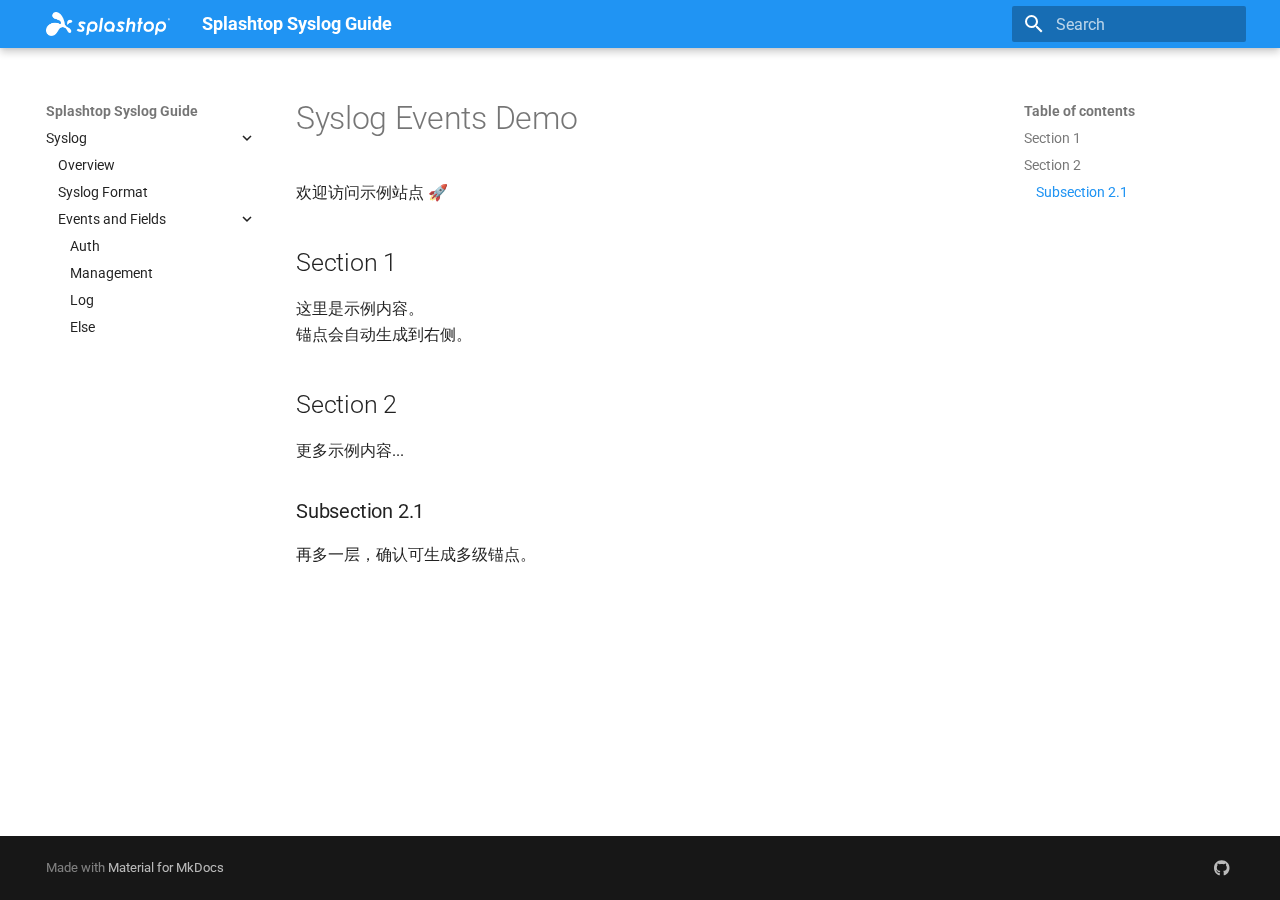
<file: index.html>
<!doctype html>
<html lang="en" class="no-js">
  <head>
    
      <meta charset="utf-8">
      <meta name="viewport" content="width=device-width,initial-scale=1">
      
      
      
        <link rel="canonical" href="https://my-syslog-docs.readthedocs.io/">
      
      
      
      
      <link rel="icon" href="assets/shuidi.png">
      <meta name="generator" content="mkdocs-1.6.1, mkdocs-material-9.6.15">
    
    
      
        <title>Splashtop Syslog Guide</title>
      
    
    
      <link rel="stylesheet" href="assets/stylesheets/main.342714a4.min.css">
      
        
        <link rel="stylesheet" href="assets/stylesheets/palette.06af60db.min.css">
      
      


    
    
      
    
    
      
        
        
        <link rel="preconnect" href="https://fonts.gstatic.com" crossorigin>
        <link rel="stylesheet" href="https://fonts.googleapis.com/css?family=Roboto:300,300i,400,400i,700,700i%7CRoboto+Mono:400,400i,700,700i&display=fallback">
        <style>:root{--md-text-font:"Roboto";--md-code-font:"Roboto Mono"}</style>
      
    
    
    <script>__md_scope=new URL(".",location),__md_hash=e=>[...e].reduce(((e,_)=>(e<<5)-e+_.charCodeAt(0)),0),__md_get=(e,_=localStorage,t=__md_scope)=>JSON.parse(_.getItem(t.pathname+"."+e)),__md_set=(e,_,t=localStorage,a=__md_scope)=>{try{t.setItem(a.pathname+"."+e,JSON.stringify(_))}catch(e){}}</script>
    
      

    
    
    
  </head>
  
  
    
    
      
    
    
    
    
    <body dir="ltr" data-md-color-scheme="default" data-md-color-primary="blue" data-md-color-accent="light-blue">
  
    
    <input class="md-toggle" data-md-toggle="drawer" type="checkbox" id="__drawer" autocomplete="off">
    <input class="md-toggle" data-md-toggle="search" type="checkbox" id="__search" autocomplete="off">
    <label class="md-overlay" for="__drawer"></label>
    <div data-md-component="skip">
      
        
        <a href="#syslog-events-demo" class="md-skip">
          Skip to content
        </a>
      
    </div>
    <div data-md-component="announce">
      
    </div>
    
    
      

  

<header class="md-header md-header--shadow" data-md-component="header">
  <nav class="md-header__inner md-grid" aria-label="Header">
    <a href="." title="Splashtop Syslog Guide" class="md-header__button md-logo" aria-label="Splashtop Syslog Guide" data-md-component="logo">
      
  <img src="assets/Logo.png" alt="logo">

    </a>
    <label class="md-header__button md-icon" for="__drawer">
      
      <svg xmlns="http://www.w3.org/2000/svg" viewBox="0 0 24 24"><path d="M3 6h18v2H3zm0 5h18v2H3zm0 5h18v2H3z"/></svg>
    </label>
    <div class="md-header__title" data-md-component="header-title">
      <div class="md-header__ellipsis">
        <div class="md-header__topic">
          <span class="md-ellipsis">
            Splashtop Syslog Guide
          </span>
        </div>
        <div class="md-header__topic" data-md-component="header-topic">
          <span class="md-ellipsis">
            
              Syslog Events Demo
            
          </span>
        </div>
      </div>
    </div>
    
      
        <form class="md-header__option" data-md-component="palette">
  
    
    
    
    <input class="md-option" data-md-color-media="" data-md-color-scheme="default" data-md-color-primary="blue" data-md-color-accent="light-blue"  aria-hidden="true"  type="radio" name="__palette" id="__palette_0">
    
  
</form>
      
    
    
      <script>var palette=__md_get("__palette");if(palette&&palette.color){if("(prefers-color-scheme)"===palette.color.media){var media=matchMedia("(prefers-color-scheme: light)"),input=document.querySelector(media.matches?"[data-md-color-media='(prefers-color-scheme: light)']":"[data-md-color-media='(prefers-color-scheme: dark)']");palette.color.media=input.getAttribute("data-md-color-media"),palette.color.scheme=input.getAttribute("data-md-color-scheme"),palette.color.primary=input.getAttribute("data-md-color-primary"),palette.color.accent=input.getAttribute("data-md-color-accent")}for(var[key,value]of Object.entries(palette.color))document.body.setAttribute("data-md-color-"+key,value)}</script>
    
    
    
      
      
        <label class="md-header__button md-icon" for="__search">
          
          <svg xmlns="http://www.w3.org/2000/svg" viewBox="0 0 24 24"><path d="M9.5 3A6.5 6.5 0 0 1 16 9.5c0 1.61-.59 3.09-1.56 4.23l.27.27h.79l5 5-1.5 1.5-5-5v-.79l-.27-.27A6.52 6.52 0 0 1 9.5 16 6.5 6.5 0 0 1 3 9.5 6.5 6.5 0 0 1 9.5 3m0 2C7 5 5 7 5 9.5S7 14 9.5 14 14 12 14 9.5 12 5 9.5 5"/></svg>
        </label>
        <div class="md-search" data-md-component="search" role="dialog">
  <label class="md-search__overlay" for="__search"></label>
  <div class="md-search__inner" role="search">
    <form class="md-search__form" name="search">
      <input type="text" class="md-search__input" name="query" aria-label="Search" placeholder="Search" autocapitalize="off" autocorrect="off" autocomplete="off" spellcheck="false" data-md-component="search-query" required>
      <label class="md-search__icon md-icon" for="__search">
        
        <svg xmlns="http://www.w3.org/2000/svg" viewBox="0 0 24 24"><path d="M9.5 3A6.5 6.5 0 0 1 16 9.5c0 1.61-.59 3.09-1.56 4.23l.27.27h.79l5 5-1.5 1.5-5-5v-.79l-.27-.27A6.52 6.52 0 0 1 9.5 16 6.5 6.5 0 0 1 3 9.5 6.5 6.5 0 0 1 9.5 3m0 2C7 5 5 7 5 9.5S7 14 9.5 14 14 12 14 9.5 12 5 9.5 5"/></svg>
        
        <svg xmlns="http://www.w3.org/2000/svg" viewBox="0 0 24 24"><path d="M20 11v2H8l5.5 5.5-1.42 1.42L4.16 12l7.92-7.92L13.5 5.5 8 11z"/></svg>
      </label>
      <nav class="md-search__options" aria-label="Search">
        
        <button type="reset" class="md-search__icon md-icon" title="Clear" aria-label="Clear" tabindex="-1">
          
          <svg xmlns="http://www.w3.org/2000/svg" viewBox="0 0 24 24"><path d="M19 6.41 17.59 5 12 10.59 6.41 5 5 6.41 10.59 12 5 17.59 6.41 19 12 13.41 17.59 19 19 17.59 13.41 12z"/></svg>
        </button>
      </nav>
      
    </form>
    <div class="md-search__output">
      <div class="md-search__scrollwrap" tabindex="0" data-md-scrollfix>
        <div class="md-search-result" data-md-component="search-result">
          <div class="md-search-result__meta">
            Initializing search
          </div>
          <ol class="md-search-result__list" role="presentation"></ol>
        </div>
      </div>
    </div>
  </div>
</div>
      
    
    
  </nav>
  
</header>
    
    <div class="md-container" data-md-component="container">
      
      
        
          
        
      
      <main class="md-main" data-md-component="main">
        <div class="md-main__inner md-grid">
          
            
              
              <div class="md-sidebar md-sidebar--primary" data-md-component="sidebar" data-md-type="navigation" >
                <div class="md-sidebar__scrollwrap">
                  <div class="md-sidebar__inner">
                    



<nav class="md-nav md-nav--primary" aria-label="Navigation" data-md-level="0">
  <label class="md-nav__title" for="__drawer">
    <a href="." title="Splashtop Syslog Guide" class="md-nav__button md-logo" aria-label="Splashtop Syslog Guide" data-md-component="logo">
      
  <img src="assets/Logo.png" alt="logo">

    </a>
    Splashtop Syslog Guide
  </label>
  
  <ul class="md-nav__list" data-md-scrollfix>
    
      
      
  
  
  
  
    
    
    
    
    
    <li class="md-nav__item md-nav__item--nested">
      
        
        
          
        
        <input class="md-nav__toggle md-toggle md-toggle--indeterminate" type="checkbox" id="__nav_1" >
        
          
          <label class="md-nav__link" for="__nav_1" id="__nav_1_label" tabindex="0">
            
  
  
  <span class="md-ellipsis">
    Syslog
    
  </span>
  

            <span class="md-nav__icon md-icon"></span>
          </label>
        
        <nav class="md-nav" data-md-level="1" aria-labelledby="__nav_1_label" aria-expanded="false">
          <label class="md-nav__title" for="__nav_1">
            <span class="md-nav__icon md-icon"></span>
            Syslog
          </label>
          <ul class="md-nav__list" data-md-scrollfix>
            
              
                
  
  
  
  
    <li class="md-nav__item">
      <a href="syslog-events/" class="md-nav__link">
        
  
  
  <span class="md-ellipsis">
    Overview
    
  </span>
  

      </a>
    </li>
  

              
            
              
                
  
  
  
  
    <li class="md-nav__item">
      <a href="events/syslog-format/" class="md-nav__link">
        
  
  
  <span class="md-ellipsis">
    Syslog Format
    
  </span>
  

      </a>
    </li>
  

              
            
              
                
  
  
  
  
    
    
    
    
    
    <li class="md-nav__item md-nav__item--nested">
      
        
        
          
        
        <input class="md-nav__toggle md-toggle md-toggle--indeterminate" type="checkbox" id="__nav_1_3" >
        
          
          <label class="md-nav__link" for="__nav_1_3" id="__nav_1_3_label" tabindex="0">
            
  
  
  <span class="md-ellipsis">
    Events and Fields
    
  </span>
  

            <span class="md-nav__icon md-icon"></span>
          </label>
        
        <nav class="md-nav" data-md-level="2" aria-labelledby="__nav_1_3_label" aria-expanded="false">
          <label class="md-nav__title" for="__nav_1_3">
            <span class="md-nav__icon md-icon"></span>
            Events and Fields
          </label>
          <ul class="md-nav__list" data-md-scrollfix>
            
              
                
  
  
  
  
    <li class="md-nav__item">
      <a href="events/Auth/" class="md-nav__link">
        
  
  
  <span class="md-ellipsis">
    Auth
    
  </span>
  

      </a>
    </li>
  

              
            
              
                
  
  
  
  
    <li class="md-nav__item">
      <a href="events/Management/" class="md-nav__link">
        
  
  
  <span class="md-ellipsis">
    Management
    
  </span>
  

      </a>
    </li>
  

              
            
              
                
  
  
  
  
    <li class="md-nav__item">
      <a href="events/Log/" class="md-nav__link">
        
  
  
  <span class="md-ellipsis">
    Log
    
  </span>
  

      </a>
    </li>
  

              
            
              
                
  
  
  
  
    <li class="md-nav__item">
      <a href="events/Syslog%20events%20and%20fields/" class="md-nav__link">
        
  
  
  <span class="md-ellipsis">
    Else
    
  </span>
  

      </a>
    </li>
  

              
            
          </ul>
        </nav>
      
    </li>
  

              
            
          </ul>
        </nav>
      
    </li>
  

    
  </ul>
</nav>
                  </div>
                </div>
              </div>
            
            
              
              <div class="md-sidebar md-sidebar--secondary" data-md-component="sidebar" data-md-type="toc" >
                <div class="md-sidebar__scrollwrap">
                  <div class="md-sidebar__inner">
                    

<nav class="md-nav md-nav--secondary" aria-label="Table of contents">
  
  
  
    
  
  
    <label class="md-nav__title" for="__toc">
      <span class="md-nav__icon md-icon"></span>
      Table of contents
    </label>
    <ul class="md-nav__list" data-md-component="toc" data-md-scrollfix>
      
        <li class="md-nav__item">
  <a href="#section-1" class="md-nav__link">
    <span class="md-ellipsis">
      Section 1
    </span>
  </a>
  
</li>
      
        <li class="md-nav__item">
  <a href="#section-2" class="md-nav__link">
    <span class="md-ellipsis">
      Section 2
    </span>
  </a>
  
    <nav class="md-nav" aria-label="Section 2">
      <ul class="md-nav__list">
        
          <li class="md-nav__item">
  <a href="#subsection-21" class="md-nav__link">
    <span class="md-ellipsis">
      Subsection 2.1
    </span>
  </a>
  
</li>
        
      </ul>
    </nav>
  
</li>
      
    </ul>
  
</nav>
                  </div>
                </div>
              </div>
            
          
          
            <div class="md-content" data-md-component="content">
              <article class="md-content__inner md-typeset">
                
                  



<h1 id="syslog-events-demo">Syslog Events Demo<a class="headerlink" href="#syslog-events-demo" title="Permanent link">&para;</a></h1>
<p>欢迎访问示例站点 🚀</p>
<h2 id="section-1">Section 1<a class="headerlink" href="#section-1" title="Permanent link">&para;</a></h2>
<p>这里是示例内容。<br />
锚点会自动生成到右侧。</p>
<h2 id="section-2">Section 2<a class="headerlink" href="#section-2" title="Permanent link">&para;</a></h2>
<p>更多示例内容...</p>
<h3 id="subsection-21">Subsection 2.1<a class="headerlink" href="#subsection-21" title="Permanent link">&para;</a></h3>
<p>再多一层，确认可生成多级锚点。</p>












                
              </article>
            </div>
          
          
<script>var target=document.getElementById(location.hash.slice(1));target&&target.name&&(target.checked=target.name.startsWith("__tabbed_"))</script>
        </div>
        
      </main>
      
        <footer class="md-footer">
  
  <div class="md-footer-meta md-typeset">
    <div class="md-footer-meta__inner md-grid">
      <div class="md-copyright">
  
  
    Made with
    <a href="https://squidfunk.github.io/mkdocs-material/" target="_blank" rel="noopener">
      Material for MkDocs
    </a>
  
</div>
      
        <div class="md-social">
  
    
    
    
    
      
      
    
    <a href="https://github.com/little-potato/my-syslog-docs" target="_blank" rel="noopener" title="github.com" class="md-social__link">
      <svg xmlns="http://www.w3.org/2000/svg" viewBox="0 0 496 512"><!--! Font Awesome Free 6.7.2 by @fontawesome - https://fontawesome.com License - https://fontawesome.com/license/free (Icons: CC BY 4.0, Fonts: SIL OFL 1.1, Code: MIT License) Copyright 2024 Fonticons, Inc.--><path d="M165.9 397.4c0 2-2.3 3.6-5.2 3.6-3.3.3-5.6-1.3-5.6-3.6 0-2 2.3-3.6 5.2-3.6 3-.3 5.6 1.3 5.6 3.6m-31.1-4.5c-.7 2 1.3 4.3 4.3 4.9 2.6 1 5.6 0 6.2-2s-1.3-4.3-4.3-5.2c-2.6-.7-5.5.3-6.2 2.3m44.2-1.7c-2.9.7-4.9 2.6-4.6 4.9.3 2 2.9 3.3 5.9 2.6 2.9-.7 4.9-2.6 4.6-4.6-.3-1.9-3-3.2-5.9-2.9M244.8 8C106.1 8 0 113.3 0 252c0 110.9 69.8 205.8 169.5 239.2 12.8 2.3 17.3-5.6 17.3-12.1 0-6.2-.3-40.4-.3-61.4 0 0-70 15-84.7-29.8 0 0-11.4-29.1-27.8-36.6 0 0-22.9-15.7 1.6-15.4 0 0 24.9 2 38.6 25.8 21.9 38.6 58.6 27.5 72.9 20.9 2.3-16 8.8-27.1 16-33.7-55.9-6.2-112.3-14.3-112.3-110.5 0-27.5 7.6-41.3 23.6-58.9-2.6-6.5-11.1-33.3 2.6-67.9 20.9-6.5 69 27 69 27 20-5.6 41.5-8.5 62.8-8.5s42.8 2.9 62.8 8.5c0 0 48.1-33.6 69-27 13.7 34.7 5.2 61.4 2.6 67.9 16 17.7 25.8 31.5 25.8 58.9 0 96.5-58.9 104.2-114.8 110.5 9.2 7.9 17 22.9 17 46.4 0 33.7-.3 75.4-.3 83.6 0 6.5 4.6 14.4 17.3 12.1C428.2 457.8 496 362.9 496 252 496 113.3 383.5 8 244.8 8M97.2 352.9c-1.3 1-1 3.3.7 5.2 1.6 1.6 3.9 2.3 5.2 1 1.3-1 1-3.3-.7-5.2-1.6-1.6-3.9-2.3-5.2-1m-10.8-8.1c-.7 1.3.3 2.9 2.3 3.9 1.6 1 3.6.7 4.3-.7.7-1.3-.3-2.9-2.3-3.9-2-.6-3.6-.3-4.3.7m32.4 35.6c-1.6 1.3-1 4.3 1.3 6.2 2.3 2.3 5.2 2.6 6.5 1 1.3-1.3.7-4.3-1.3-6.2-2.2-2.3-5.2-2.6-6.5-1m-11.4-14.7c-1.6 1-1.6 3.6 0 5.9s4.3 3.3 5.6 2.3c1.6-1.3 1.6-3.9 0-6.2-1.4-2.3-4-3.3-5.6-2"/></svg>
    </a>
  
</div>
      
    </div>
  </div>
</footer>
      
    </div>
    <div class="md-dialog" data-md-component="dialog">
      <div class="md-dialog__inner md-typeset"></div>
    </div>
    
    
    
      
      <script id="__config" type="application/json">{"base": ".", "features": ["navigation.instant", "navigation.expand", "content.code.annotate"], "search": "assets/javascripts/workers/search.d50fe291.min.js", "tags": null, "translations": {"clipboard.copied": "Copied to clipboard", "clipboard.copy": "Copy to clipboard", "search.result.more.one": "1 more on this page", "search.result.more.other": "# more on this page", "search.result.none": "No matching documents", "search.result.one": "1 matching document", "search.result.other": "# matching documents", "search.result.placeholder": "Type to start searching", "search.result.term.missing": "Missing", "select.version": "Select version"}, "version": null}</script>
    
    
      <script src="assets/javascripts/bundle.56ea9cef.min.js"></script>
      
    
  </body>
</html>
</file>
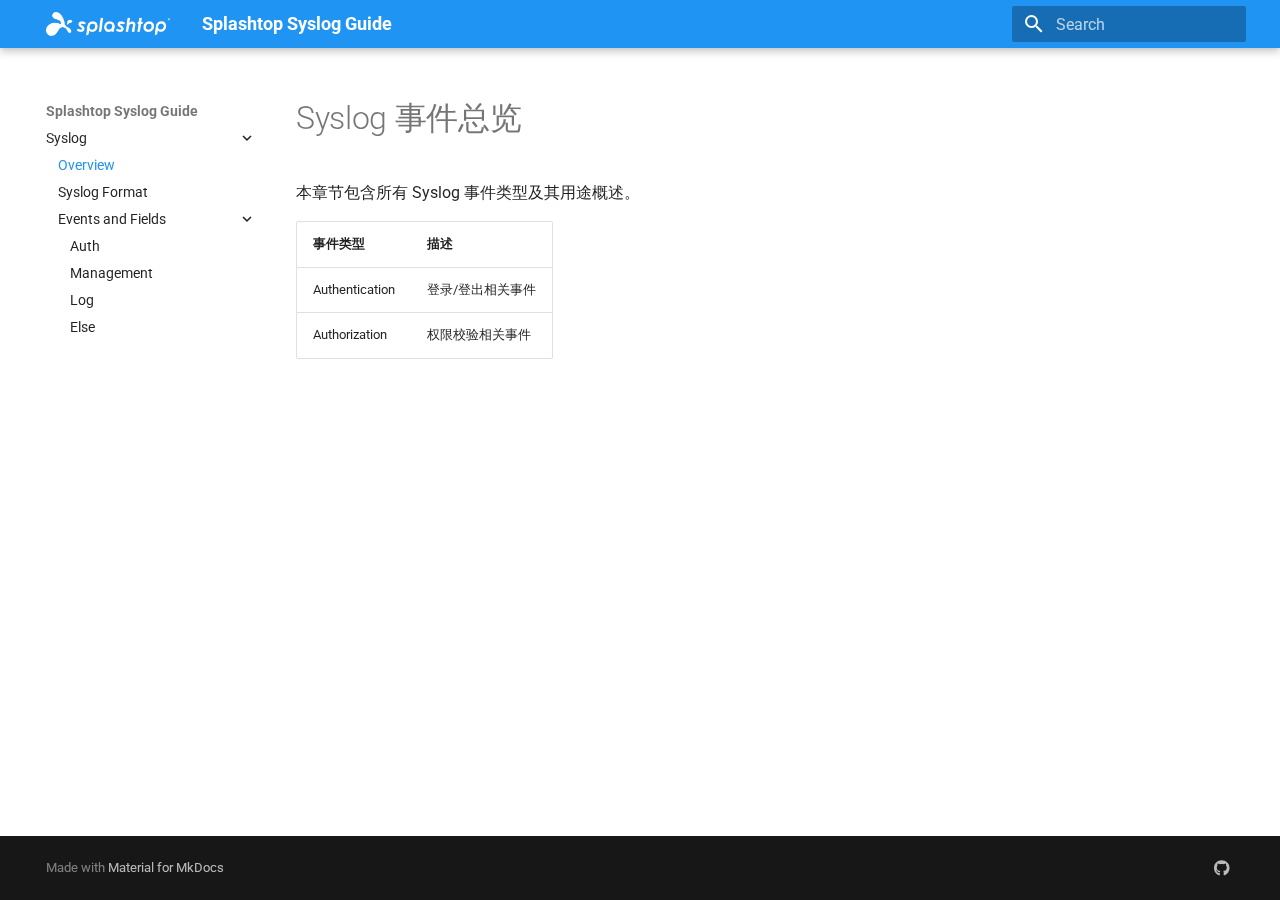
<file: syslog-events/index.html>
<!doctype html>
<html lang="en" class="no-js">
  <head>
    
      <meta charset="utf-8">
      <meta name="viewport" content="width=device-width,initial-scale=1">
      
      
      
        <link rel="canonical" href="https://my-syslog-docs.readthedocs.io/syslog-events/">
      
      
      
        <link rel="next" href="../events/syslog-format/">
      
      
      <link rel="icon" href="../assets/shuidi.png">
      <meta name="generator" content="mkdocs-1.6.1, mkdocs-material-9.6.15">
    
    
      
        <title>Overview - Splashtop Syslog Guide</title>
      
    
    
      <link rel="stylesheet" href="../assets/stylesheets/main.342714a4.min.css">
      
        
        <link rel="stylesheet" href="../assets/stylesheets/palette.06af60db.min.css">
      
      


    
    
      
    
    
      
        
        
        <link rel="preconnect" href="https://fonts.gstatic.com" crossorigin>
        <link rel="stylesheet" href="https://fonts.googleapis.com/css?family=Roboto:300,300i,400,400i,700,700i%7CRoboto+Mono:400,400i,700,700i&display=fallback">
        <style>:root{--md-text-font:"Roboto";--md-code-font:"Roboto Mono"}</style>
      
    
    
    <script>__md_scope=new URL("..",location),__md_hash=e=>[...e].reduce(((e,_)=>(e<<5)-e+_.charCodeAt(0)),0),__md_get=(e,_=localStorage,t=__md_scope)=>JSON.parse(_.getItem(t.pathname+"."+e)),__md_set=(e,_,t=localStorage,a=__md_scope)=>{try{t.setItem(a.pathname+"."+e,JSON.stringify(_))}catch(e){}}</script>
    
      

    
    
    
  </head>
  
  
    
    
      
    
    
    
    
    <body dir="ltr" data-md-color-scheme="default" data-md-color-primary="blue" data-md-color-accent="light-blue">
  
    
    <input class="md-toggle" data-md-toggle="drawer" type="checkbox" id="__drawer" autocomplete="off">
    <input class="md-toggle" data-md-toggle="search" type="checkbox" id="__search" autocomplete="off">
    <label class="md-overlay" for="__drawer"></label>
    <div data-md-component="skip">
      
        
        <a href="#syslog" class="md-skip">
          Skip to content
        </a>
      
    </div>
    <div data-md-component="announce">
      
    </div>
    
    
      

  

<header class="md-header md-header--shadow" data-md-component="header">
  <nav class="md-header__inner md-grid" aria-label="Header">
    <a href=".." title="Splashtop Syslog Guide" class="md-header__button md-logo" aria-label="Splashtop Syslog Guide" data-md-component="logo">
      
  <img src="../assets/Logo.png" alt="logo">

    </a>
    <label class="md-header__button md-icon" for="__drawer">
      
      <svg xmlns="http://www.w3.org/2000/svg" viewBox="0 0 24 24"><path d="M3 6h18v2H3zm0 5h18v2H3zm0 5h18v2H3z"/></svg>
    </label>
    <div class="md-header__title" data-md-component="header-title">
      <div class="md-header__ellipsis">
        <div class="md-header__topic">
          <span class="md-ellipsis">
            Splashtop Syslog Guide
          </span>
        </div>
        <div class="md-header__topic" data-md-component="header-topic">
          <span class="md-ellipsis">
            
              Overview
            
          </span>
        </div>
      </div>
    </div>
    
      
        <form class="md-header__option" data-md-component="palette">
  
    
    
    
    <input class="md-option" data-md-color-media="" data-md-color-scheme="default" data-md-color-primary="blue" data-md-color-accent="light-blue"  aria-hidden="true"  type="radio" name="__palette" id="__palette_0">
    
  
</form>
      
    
    
      <script>var palette=__md_get("__palette");if(palette&&palette.color){if("(prefers-color-scheme)"===palette.color.media){var media=matchMedia("(prefers-color-scheme: light)"),input=document.querySelector(media.matches?"[data-md-color-media='(prefers-color-scheme: light)']":"[data-md-color-media='(prefers-color-scheme: dark)']");palette.color.media=input.getAttribute("data-md-color-media"),palette.color.scheme=input.getAttribute("data-md-color-scheme"),palette.color.primary=input.getAttribute("data-md-color-primary"),palette.color.accent=input.getAttribute("data-md-color-accent")}for(var[key,value]of Object.entries(palette.color))document.body.setAttribute("data-md-color-"+key,value)}</script>
    
    
    
      
      
        <label class="md-header__button md-icon" for="__search">
          
          <svg xmlns="http://www.w3.org/2000/svg" viewBox="0 0 24 24"><path d="M9.5 3A6.5 6.5 0 0 1 16 9.5c0 1.61-.59 3.09-1.56 4.23l.27.27h.79l5 5-1.5 1.5-5-5v-.79l-.27-.27A6.52 6.52 0 0 1 9.5 16 6.5 6.5 0 0 1 3 9.5 6.5 6.5 0 0 1 9.5 3m0 2C7 5 5 7 5 9.5S7 14 9.5 14 14 12 14 9.5 12 5 9.5 5"/></svg>
        </label>
        <div class="md-search" data-md-component="search" role="dialog">
  <label class="md-search__overlay" for="__search"></label>
  <div class="md-search__inner" role="search">
    <form class="md-search__form" name="search">
      <input type="text" class="md-search__input" name="query" aria-label="Search" placeholder="Search" autocapitalize="off" autocorrect="off" autocomplete="off" spellcheck="false" data-md-component="search-query" required>
      <label class="md-search__icon md-icon" for="__search">
        
        <svg xmlns="http://www.w3.org/2000/svg" viewBox="0 0 24 24"><path d="M9.5 3A6.5 6.5 0 0 1 16 9.5c0 1.61-.59 3.09-1.56 4.23l.27.27h.79l5 5-1.5 1.5-5-5v-.79l-.27-.27A6.52 6.52 0 0 1 9.5 16 6.5 6.5 0 0 1 3 9.5 6.5 6.5 0 0 1 9.5 3m0 2C7 5 5 7 5 9.5S7 14 9.5 14 14 12 14 9.5 12 5 9.5 5"/></svg>
        
        <svg xmlns="http://www.w3.org/2000/svg" viewBox="0 0 24 24"><path d="M20 11v2H8l5.5 5.5-1.42 1.42L4.16 12l7.92-7.92L13.5 5.5 8 11z"/></svg>
      </label>
      <nav class="md-search__options" aria-label="Search">
        
        <button type="reset" class="md-search__icon md-icon" title="Clear" aria-label="Clear" tabindex="-1">
          
          <svg xmlns="http://www.w3.org/2000/svg" viewBox="0 0 24 24"><path d="M19 6.41 17.59 5 12 10.59 6.41 5 5 6.41 10.59 12 5 17.59 6.41 19 12 13.41 17.59 19 19 17.59 13.41 12z"/></svg>
        </button>
      </nav>
      
    </form>
    <div class="md-search__output">
      <div class="md-search__scrollwrap" tabindex="0" data-md-scrollfix>
        <div class="md-search-result" data-md-component="search-result">
          <div class="md-search-result__meta">
            Initializing search
          </div>
          <ol class="md-search-result__list" role="presentation"></ol>
        </div>
      </div>
    </div>
  </div>
</div>
      
    
    
  </nav>
  
</header>
    
    <div class="md-container" data-md-component="container">
      
      
        
          
        
      
      <main class="md-main" data-md-component="main">
        <div class="md-main__inner md-grid">
          
            
              
              <div class="md-sidebar md-sidebar--primary" data-md-component="sidebar" data-md-type="navigation" >
                <div class="md-sidebar__scrollwrap">
                  <div class="md-sidebar__inner">
                    



<nav class="md-nav md-nav--primary" aria-label="Navigation" data-md-level="0">
  <label class="md-nav__title" for="__drawer">
    <a href=".." title="Splashtop Syslog Guide" class="md-nav__button md-logo" aria-label="Splashtop Syslog Guide" data-md-component="logo">
      
  <img src="../assets/Logo.png" alt="logo">

    </a>
    Splashtop Syslog Guide
  </label>
  
  <ul class="md-nav__list" data-md-scrollfix>
    
      
      
  
  
    
  
  
  
    
    
    
    
    
    <li class="md-nav__item md-nav__item--active md-nav__item--nested">
      
        
        
        <input class="md-nav__toggle md-toggle " type="checkbox" id="__nav_1" checked>
        
          
          <label class="md-nav__link" for="__nav_1" id="__nav_1_label" tabindex="0">
            
  
  
  <span class="md-ellipsis">
    Syslog
    
  </span>
  

            <span class="md-nav__icon md-icon"></span>
          </label>
        
        <nav class="md-nav" data-md-level="1" aria-labelledby="__nav_1_label" aria-expanded="true">
          <label class="md-nav__title" for="__nav_1">
            <span class="md-nav__icon md-icon"></span>
            Syslog
          </label>
          <ul class="md-nav__list" data-md-scrollfix>
            
              
                
  
  
    
  
  
  
    <li class="md-nav__item md-nav__item--active">
      
      <input class="md-nav__toggle md-toggle" type="checkbox" id="__toc">
      
      
        
      
      
      <a href="./" class="md-nav__link md-nav__link--active">
        
  
  
  <span class="md-ellipsis">
    Overview
    
  </span>
  

      </a>
      
    </li>
  

              
            
              
                
  
  
  
  
    <li class="md-nav__item">
      <a href="../events/syslog-format/" class="md-nav__link">
        
  
  
  <span class="md-ellipsis">
    Syslog Format
    
  </span>
  

      </a>
    </li>
  

              
            
              
                
  
  
  
  
    
    
    
    
    
    <li class="md-nav__item md-nav__item--nested">
      
        
        
          
        
        <input class="md-nav__toggle md-toggle md-toggle--indeterminate" type="checkbox" id="__nav_1_3" >
        
          
          <label class="md-nav__link" for="__nav_1_3" id="__nav_1_3_label" tabindex="0">
            
  
  
  <span class="md-ellipsis">
    Events and Fields
    
  </span>
  

            <span class="md-nav__icon md-icon"></span>
          </label>
        
        <nav class="md-nav" data-md-level="2" aria-labelledby="__nav_1_3_label" aria-expanded="false">
          <label class="md-nav__title" for="__nav_1_3">
            <span class="md-nav__icon md-icon"></span>
            Events and Fields
          </label>
          <ul class="md-nav__list" data-md-scrollfix>
            
              
                
  
  
  
  
    <li class="md-nav__item">
      <a href="../events/Auth/" class="md-nav__link">
        
  
  
  <span class="md-ellipsis">
    Auth
    
  </span>
  

      </a>
    </li>
  

              
            
              
                
  
  
  
  
    <li class="md-nav__item">
      <a href="../events/Management/" class="md-nav__link">
        
  
  
  <span class="md-ellipsis">
    Management
    
  </span>
  

      </a>
    </li>
  

              
            
              
                
  
  
  
  
    <li class="md-nav__item">
      <a href="../events/Log/" class="md-nav__link">
        
  
  
  <span class="md-ellipsis">
    Log
    
  </span>
  

      </a>
    </li>
  

              
            
              
                
  
  
  
  
    <li class="md-nav__item">
      <a href="../events/Syslog%20events%20and%20fields/" class="md-nav__link">
        
  
  
  <span class="md-ellipsis">
    Else
    
  </span>
  

      </a>
    </li>
  

              
            
          </ul>
        </nav>
      
    </li>
  

              
            
          </ul>
        </nav>
      
    </li>
  

    
  </ul>
</nav>
                  </div>
                </div>
              </div>
            
            
              
              <div class="md-sidebar md-sidebar--secondary" data-md-component="sidebar" data-md-type="toc" >
                <div class="md-sidebar__scrollwrap">
                  <div class="md-sidebar__inner">
                    

<nav class="md-nav md-nav--secondary" aria-label="Table of contents">
  
  
  
    
  
  
</nav>
                  </div>
                </div>
              </div>
            
          
          
            <div class="md-content" data-md-component="content">
              <article class="md-content__inner md-typeset">
                
                  



<h1 id="syslog">Syslog 事件总览<a class="headerlink" href="#syslog" title="Permanent link">&para;</a></h1>
<p>本章节包含所有 Syslog 事件类型及其用途概述。</p>
<table>
<thead>
<tr>
<th>事件类型</th>
<th>描述</th>
</tr>
</thead>
<tbody>
<tr>
<td>Authentication</td>
<td>登录/登出相关事件</td>
</tr>
<tr>
<td>Authorization</td>
<td>权限校验相关事件</td>
</tr>
</tbody>
</table>












                
              </article>
            </div>
          
          
<script>var target=document.getElementById(location.hash.slice(1));target&&target.name&&(target.checked=target.name.startsWith("__tabbed_"))</script>
        </div>
        
      </main>
      
        <footer class="md-footer">
  
  <div class="md-footer-meta md-typeset">
    <div class="md-footer-meta__inner md-grid">
      <div class="md-copyright">
  
  
    Made with
    <a href="https://squidfunk.github.io/mkdocs-material/" target="_blank" rel="noopener">
      Material for MkDocs
    </a>
  
</div>
      
        <div class="md-social">
  
    
    
    
    
      
      
    
    <a href="https://github.com/little-potato/my-syslog-docs" target="_blank" rel="noopener" title="github.com" class="md-social__link">
      <svg xmlns="http://www.w3.org/2000/svg" viewBox="0 0 496 512"><!--! Font Awesome Free 6.7.2 by @fontawesome - https://fontawesome.com License - https://fontawesome.com/license/free (Icons: CC BY 4.0, Fonts: SIL OFL 1.1, Code: MIT License) Copyright 2024 Fonticons, Inc.--><path d="M165.9 397.4c0 2-2.3 3.6-5.2 3.6-3.3.3-5.6-1.3-5.6-3.6 0-2 2.3-3.6 5.2-3.6 3-.3 5.6 1.3 5.6 3.6m-31.1-4.5c-.7 2 1.3 4.3 4.3 4.9 2.6 1 5.6 0 6.2-2s-1.3-4.3-4.3-5.2c-2.6-.7-5.5.3-6.2 2.3m44.2-1.7c-2.9.7-4.9 2.6-4.6 4.9.3 2 2.9 3.3 5.9 2.6 2.9-.7 4.9-2.6 4.6-4.6-.3-1.9-3-3.2-5.9-2.9M244.8 8C106.1 8 0 113.3 0 252c0 110.9 69.8 205.8 169.5 239.2 12.8 2.3 17.3-5.6 17.3-12.1 0-6.2-.3-40.4-.3-61.4 0 0-70 15-84.7-29.8 0 0-11.4-29.1-27.8-36.6 0 0-22.9-15.7 1.6-15.4 0 0 24.9 2 38.6 25.8 21.9 38.6 58.6 27.5 72.9 20.9 2.3-16 8.8-27.1 16-33.7-55.9-6.2-112.3-14.3-112.3-110.5 0-27.5 7.6-41.3 23.6-58.9-2.6-6.5-11.1-33.3 2.6-67.9 20.9-6.5 69 27 69 27 20-5.6 41.5-8.5 62.8-8.5s42.8 2.9 62.8 8.5c0 0 48.1-33.6 69-27 13.7 34.7 5.2 61.4 2.6 67.9 16 17.7 25.8 31.5 25.8 58.9 0 96.5-58.9 104.2-114.8 110.5 9.2 7.9 17 22.9 17 46.4 0 33.7-.3 75.4-.3 83.6 0 6.5 4.6 14.4 17.3 12.1C428.2 457.8 496 362.9 496 252 496 113.3 383.5 8 244.8 8M97.2 352.9c-1.3 1-1 3.3.7 5.2 1.6 1.6 3.9 2.3 5.2 1 1.3-1 1-3.3-.7-5.2-1.6-1.6-3.9-2.3-5.2-1m-10.8-8.1c-.7 1.3.3 2.9 2.3 3.9 1.6 1 3.6.7 4.3-.7.7-1.3-.3-2.9-2.3-3.9-2-.6-3.6-.3-4.3.7m32.4 35.6c-1.6 1.3-1 4.3 1.3 6.2 2.3 2.3 5.2 2.6 6.5 1 1.3-1.3.7-4.3-1.3-6.2-2.2-2.3-5.2-2.6-6.5-1m-11.4-14.7c-1.6 1-1.6 3.6 0 5.9s4.3 3.3 5.6 2.3c1.6-1.3 1.6-3.9 0-6.2-1.4-2.3-4-3.3-5.6-2"/></svg>
    </a>
  
</div>
      
    </div>
  </div>
</footer>
      
    </div>
    <div class="md-dialog" data-md-component="dialog">
      <div class="md-dialog__inner md-typeset"></div>
    </div>
    
    
    
      
      <script id="__config" type="application/json">{"base": "..", "features": ["navigation.instant", "navigation.expand", "content.code.annotate"], "search": "../assets/javascripts/workers/search.d50fe291.min.js", "tags": null, "translations": {"clipboard.copied": "Copied to clipboard", "clipboard.copy": "Copy to clipboard", "search.result.more.one": "1 more on this page", "search.result.more.other": "# more on this page", "search.result.none": "No matching documents", "search.result.one": "1 matching document", "search.result.other": "# matching documents", "search.result.placeholder": "Type to start searching", "search.result.term.missing": "Missing", "select.version": "Select version"}, "version": null}</script>
    
    
      <script src="../assets/javascripts/bundle.56ea9cef.min.js"></script>
      
    
  </body>
</html>
</file>
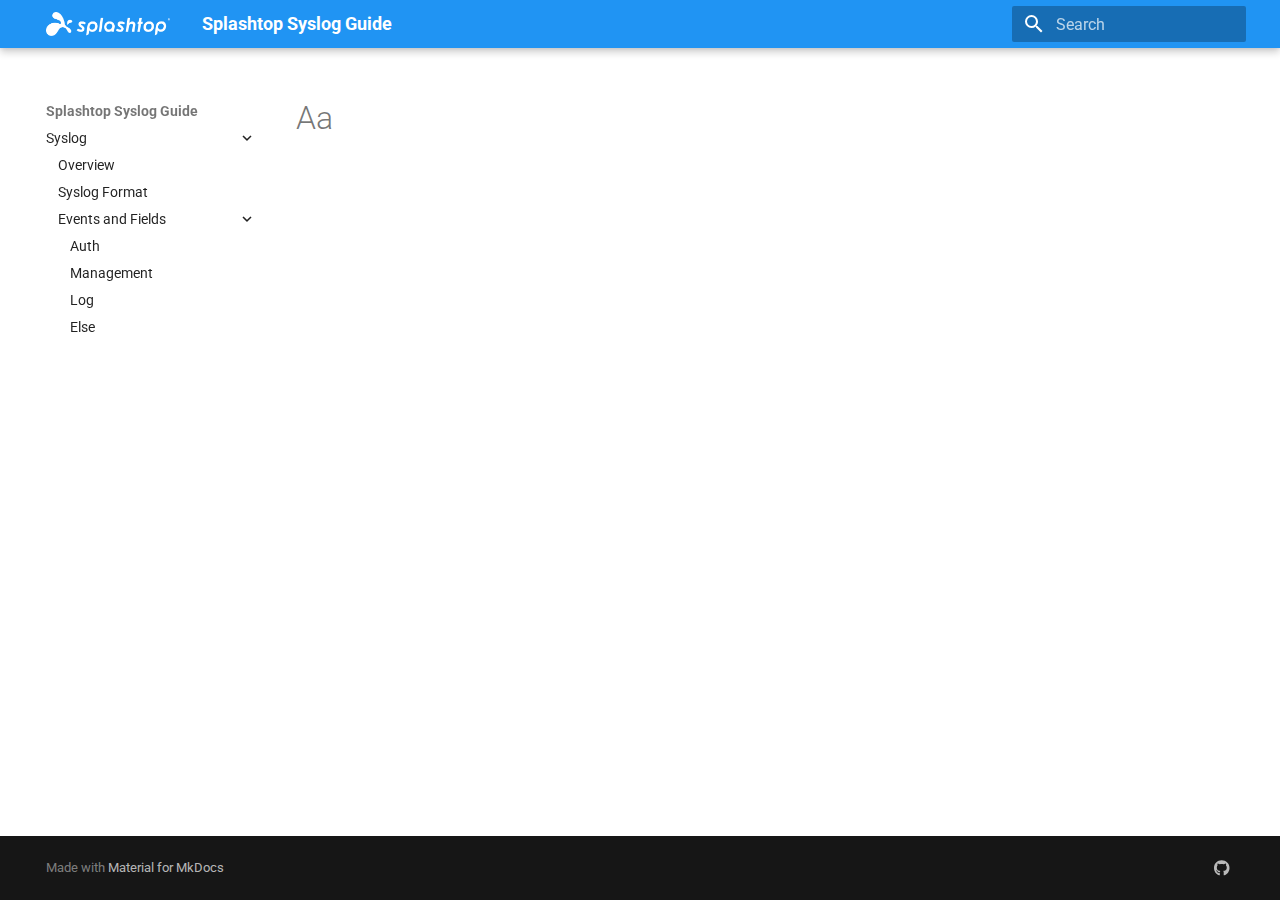
<file: assets/aa/index.html>
<!doctype html>
<html lang="en" class="no-js">
  <head>
    
      <meta charset="utf-8">
      <meta name="viewport" content="width=device-width,initial-scale=1">
      
      
      
        <link rel="canonical" href="https://my-syslog-docs.readthedocs.io/assets/aa/">
      
      
      
      
      <link rel="icon" href="../shuidi.png">
      <meta name="generator" content="mkdocs-1.6.1, mkdocs-material-9.6.15">
    
    
      
        <title>Aa - Splashtop Syslog Guide</title>
      
    
    
      <link rel="stylesheet" href="../stylesheets/main.342714a4.min.css">
      
        
        <link rel="stylesheet" href="../stylesheets/palette.06af60db.min.css">
      
      


    
    
      
    
    
      
        
        
        <link rel="preconnect" href="https://fonts.gstatic.com" crossorigin>
        <link rel="stylesheet" href="https://fonts.googleapis.com/css?family=Roboto:300,300i,400,400i,700,700i%7CRoboto+Mono:400,400i,700,700i&display=fallback">
        <style>:root{--md-text-font:"Roboto";--md-code-font:"Roboto Mono"}</style>
      
    
    
    <script>__md_scope=new URL("../..",location),__md_hash=e=>[...e].reduce(((e,_)=>(e<<5)-e+_.charCodeAt(0)),0),__md_get=(e,_=localStorage,t=__md_scope)=>JSON.parse(_.getItem(t.pathname+"."+e)),__md_set=(e,_,t=localStorage,a=__md_scope)=>{try{t.setItem(a.pathname+"."+e,JSON.stringify(_))}catch(e){}}</script>
    
      

    
    
    
  </head>
  
  
    
    
      
    
    
    
    
    <body dir="ltr" data-md-color-scheme="default" data-md-color-primary="blue" data-md-color-accent="light-blue">
  
    
    <input class="md-toggle" data-md-toggle="drawer" type="checkbox" id="__drawer" autocomplete="off">
    <input class="md-toggle" data-md-toggle="search" type="checkbox" id="__search" autocomplete="off">
    <label class="md-overlay" for="__drawer"></label>
    <div data-md-component="skip">
      
    </div>
    <div data-md-component="announce">
      
    </div>
    
    
      

  

<header class="md-header md-header--shadow" data-md-component="header">
  <nav class="md-header__inner md-grid" aria-label="Header">
    <a href="../.." title="Splashtop Syslog Guide" class="md-header__button md-logo" aria-label="Splashtop Syslog Guide" data-md-component="logo">
      
  <img src="../Logo.png" alt="logo">

    </a>
    <label class="md-header__button md-icon" for="__drawer">
      
      <svg xmlns="http://www.w3.org/2000/svg" viewBox="0 0 24 24"><path d="M3 6h18v2H3zm0 5h18v2H3zm0 5h18v2H3z"/></svg>
    </label>
    <div class="md-header__title" data-md-component="header-title">
      <div class="md-header__ellipsis">
        <div class="md-header__topic">
          <span class="md-ellipsis">
            Splashtop Syslog Guide
          </span>
        </div>
        <div class="md-header__topic" data-md-component="header-topic">
          <span class="md-ellipsis">
            
              Aa
            
          </span>
        </div>
      </div>
    </div>
    
      
        <form class="md-header__option" data-md-component="palette">
  
    
    
    
    <input class="md-option" data-md-color-media="" data-md-color-scheme="default" data-md-color-primary="blue" data-md-color-accent="light-blue"  aria-hidden="true"  type="radio" name="__palette" id="__palette_0">
    
  
</form>
      
    
    
      <script>var palette=__md_get("__palette");if(palette&&palette.color){if("(prefers-color-scheme)"===palette.color.media){var media=matchMedia("(prefers-color-scheme: light)"),input=document.querySelector(media.matches?"[data-md-color-media='(prefers-color-scheme: light)']":"[data-md-color-media='(prefers-color-scheme: dark)']");palette.color.media=input.getAttribute("data-md-color-media"),palette.color.scheme=input.getAttribute("data-md-color-scheme"),palette.color.primary=input.getAttribute("data-md-color-primary"),palette.color.accent=input.getAttribute("data-md-color-accent")}for(var[key,value]of Object.entries(palette.color))document.body.setAttribute("data-md-color-"+key,value)}</script>
    
    
    
      
      
        <label class="md-header__button md-icon" for="__search">
          
          <svg xmlns="http://www.w3.org/2000/svg" viewBox="0 0 24 24"><path d="M9.5 3A6.5 6.5 0 0 1 16 9.5c0 1.61-.59 3.09-1.56 4.23l.27.27h.79l5 5-1.5 1.5-5-5v-.79l-.27-.27A6.52 6.52 0 0 1 9.5 16 6.5 6.5 0 0 1 3 9.5 6.5 6.5 0 0 1 9.5 3m0 2C7 5 5 7 5 9.5S7 14 9.5 14 14 12 14 9.5 12 5 9.5 5"/></svg>
        </label>
        <div class="md-search" data-md-component="search" role="dialog">
  <label class="md-search__overlay" for="__search"></label>
  <div class="md-search__inner" role="search">
    <form class="md-search__form" name="search">
      <input type="text" class="md-search__input" name="query" aria-label="Search" placeholder="Search" autocapitalize="off" autocorrect="off" autocomplete="off" spellcheck="false" data-md-component="search-query" required>
      <label class="md-search__icon md-icon" for="__search">
        
        <svg xmlns="http://www.w3.org/2000/svg" viewBox="0 0 24 24"><path d="M9.5 3A6.5 6.5 0 0 1 16 9.5c0 1.61-.59 3.09-1.56 4.23l.27.27h.79l5 5-1.5 1.5-5-5v-.79l-.27-.27A6.52 6.52 0 0 1 9.5 16 6.5 6.5 0 0 1 3 9.5 6.5 6.5 0 0 1 9.5 3m0 2C7 5 5 7 5 9.5S7 14 9.5 14 14 12 14 9.5 12 5 9.5 5"/></svg>
        
        <svg xmlns="http://www.w3.org/2000/svg" viewBox="0 0 24 24"><path d="M20 11v2H8l5.5 5.5-1.42 1.42L4.16 12l7.92-7.92L13.5 5.5 8 11z"/></svg>
      </label>
      <nav class="md-search__options" aria-label="Search">
        
        <button type="reset" class="md-search__icon md-icon" title="Clear" aria-label="Clear" tabindex="-1">
          
          <svg xmlns="http://www.w3.org/2000/svg" viewBox="0 0 24 24"><path d="M19 6.41 17.59 5 12 10.59 6.41 5 5 6.41 10.59 12 5 17.59 6.41 19 12 13.41 17.59 19 19 17.59 13.41 12z"/></svg>
        </button>
      </nav>
      
    </form>
    <div class="md-search__output">
      <div class="md-search__scrollwrap" tabindex="0" data-md-scrollfix>
        <div class="md-search-result" data-md-component="search-result">
          <div class="md-search-result__meta">
            Initializing search
          </div>
          <ol class="md-search-result__list" role="presentation"></ol>
        </div>
      </div>
    </div>
  </div>
</div>
      
    
    
  </nav>
  
</header>
    
    <div class="md-container" data-md-component="container">
      
      
        
          
        
      
      <main class="md-main" data-md-component="main">
        <div class="md-main__inner md-grid">
          
            
              
              <div class="md-sidebar md-sidebar--primary" data-md-component="sidebar" data-md-type="navigation" >
                <div class="md-sidebar__scrollwrap">
                  <div class="md-sidebar__inner">
                    



<nav class="md-nav md-nav--primary" aria-label="Navigation" data-md-level="0">
  <label class="md-nav__title" for="__drawer">
    <a href="../.." title="Splashtop Syslog Guide" class="md-nav__button md-logo" aria-label="Splashtop Syslog Guide" data-md-component="logo">
      
  <img src="../Logo.png" alt="logo">

    </a>
    Splashtop Syslog Guide
  </label>
  
  <ul class="md-nav__list" data-md-scrollfix>
    
      
      
  
  
  
  
    
    
    
    
    
    <li class="md-nav__item md-nav__item--nested">
      
        
        
          
        
        <input class="md-nav__toggle md-toggle md-toggle--indeterminate" type="checkbox" id="__nav_1" >
        
          
          <label class="md-nav__link" for="__nav_1" id="__nav_1_label" tabindex="0">
            
  
  
  <span class="md-ellipsis">
    Syslog
    
  </span>
  

            <span class="md-nav__icon md-icon"></span>
          </label>
        
        <nav class="md-nav" data-md-level="1" aria-labelledby="__nav_1_label" aria-expanded="false">
          <label class="md-nav__title" for="__nav_1">
            <span class="md-nav__icon md-icon"></span>
            Syslog
          </label>
          <ul class="md-nav__list" data-md-scrollfix>
            
              
                
  
  
  
  
    <li class="md-nav__item">
      <a href="../../syslog-events/" class="md-nav__link">
        
  
  
  <span class="md-ellipsis">
    Overview
    
  </span>
  

      </a>
    </li>
  

              
            
              
                
  
  
  
  
    <li class="md-nav__item">
      <a href="../../events/syslog-format/" class="md-nav__link">
        
  
  
  <span class="md-ellipsis">
    Syslog Format
    
  </span>
  

      </a>
    </li>
  

              
            
              
                
  
  
  
  
    
    
    
    
    
    <li class="md-nav__item md-nav__item--nested">
      
        
        
          
        
        <input class="md-nav__toggle md-toggle md-toggle--indeterminate" type="checkbox" id="__nav_1_3" >
        
          
          <label class="md-nav__link" for="__nav_1_3" id="__nav_1_3_label" tabindex="0">
            
  
  
  <span class="md-ellipsis">
    Events and Fields
    
  </span>
  

            <span class="md-nav__icon md-icon"></span>
          </label>
        
        <nav class="md-nav" data-md-level="2" aria-labelledby="__nav_1_3_label" aria-expanded="false">
          <label class="md-nav__title" for="__nav_1_3">
            <span class="md-nav__icon md-icon"></span>
            Events and Fields
          </label>
          <ul class="md-nav__list" data-md-scrollfix>
            
              
                
  
  
  
  
    <li class="md-nav__item">
      <a href="../../events/Auth/" class="md-nav__link">
        
  
  
  <span class="md-ellipsis">
    Auth
    
  </span>
  

      </a>
    </li>
  

              
            
              
                
  
  
  
  
    <li class="md-nav__item">
      <a href="../../events/Management/" class="md-nav__link">
        
  
  
  <span class="md-ellipsis">
    Management
    
  </span>
  

      </a>
    </li>
  

              
            
              
                
  
  
  
  
    <li class="md-nav__item">
      <a href="../../events/Log/" class="md-nav__link">
        
  
  
  <span class="md-ellipsis">
    Log
    
  </span>
  

      </a>
    </li>
  

              
            
              
                
  
  
  
  
    <li class="md-nav__item">
      <a href="../../events/Syslog%20events%20and%20fields/" class="md-nav__link">
        
  
  
  <span class="md-ellipsis">
    Else
    
  </span>
  

      </a>
    </li>
  

              
            
          </ul>
        </nav>
      
    </li>
  

              
            
          </ul>
        </nav>
      
    </li>
  

    
  </ul>
</nav>
                  </div>
                </div>
              </div>
            
            
              
              <div class="md-sidebar md-sidebar--secondary" data-md-component="sidebar" data-md-type="toc" >
                <div class="md-sidebar__scrollwrap">
                  <div class="md-sidebar__inner">
                    

<nav class="md-nav md-nav--secondary" aria-label="Table of contents">
  
  
  
  
</nav>
                  </div>
                </div>
              </div>
            
          
          
            <div class="md-content" data-md-component="content">
              <article class="md-content__inner md-typeset">
                
                  



  <h1>Aa</h1>














                
              </article>
            </div>
          
          
<script>var target=document.getElementById(location.hash.slice(1));target&&target.name&&(target.checked=target.name.startsWith("__tabbed_"))</script>
        </div>
        
      </main>
      
        <footer class="md-footer">
  
  <div class="md-footer-meta md-typeset">
    <div class="md-footer-meta__inner md-grid">
      <div class="md-copyright">
  
  
    Made with
    <a href="https://squidfunk.github.io/mkdocs-material/" target="_blank" rel="noopener">
      Material for MkDocs
    </a>
  
</div>
      
        <div class="md-social">
  
    
    
    
    
      
      
    
    <a href="https://github.com/little-potato/my-syslog-docs" target="_blank" rel="noopener" title="github.com" class="md-social__link">
      <svg xmlns="http://www.w3.org/2000/svg" viewBox="0 0 496 512"><!--! Font Awesome Free 6.7.2 by @fontawesome - https://fontawesome.com License - https://fontawesome.com/license/free (Icons: CC BY 4.0, Fonts: SIL OFL 1.1, Code: MIT License) Copyright 2024 Fonticons, Inc.--><path d="M165.9 397.4c0 2-2.3 3.6-5.2 3.6-3.3.3-5.6-1.3-5.6-3.6 0-2 2.3-3.6 5.2-3.6 3-.3 5.6 1.3 5.6 3.6m-31.1-4.5c-.7 2 1.3 4.3 4.3 4.9 2.6 1 5.6 0 6.2-2s-1.3-4.3-4.3-5.2c-2.6-.7-5.5.3-6.2 2.3m44.2-1.7c-2.9.7-4.9 2.6-4.6 4.9.3 2 2.9 3.3 5.9 2.6 2.9-.7 4.9-2.6 4.6-4.6-.3-1.9-3-3.2-5.9-2.9M244.8 8C106.1 8 0 113.3 0 252c0 110.9 69.8 205.8 169.5 239.2 12.8 2.3 17.3-5.6 17.3-12.1 0-6.2-.3-40.4-.3-61.4 0 0-70 15-84.7-29.8 0 0-11.4-29.1-27.8-36.6 0 0-22.9-15.7 1.6-15.4 0 0 24.9 2 38.6 25.8 21.9 38.6 58.6 27.5 72.9 20.9 2.3-16 8.8-27.1 16-33.7-55.9-6.2-112.3-14.3-112.3-110.5 0-27.5 7.6-41.3 23.6-58.9-2.6-6.5-11.1-33.3 2.6-67.9 20.9-6.5 69 27 69 27 20-5.6 41.5-8.5 62.8-8.5s42.8 2.9 62.8 8.5c0 0 48.1-33.6 69-27 13.7 34.7 5.2 61.4 2.6 67.9 16 17.7 25.8 31.5 25.8 58.9 0 96.5-58.9 104.2-114.8 110.5 9.2 7.9 17 22.9 17 46.4 0 33.7-.3 75.4-.3 83.6 0 6.5 4.6 14.4 17.3 12.1C428.2 457.8 496 362.9 496 252 496 113.3 383.5 8 244.8 8M97.2 352.9c-1.3 1-1 3.3.7 5.2 1.6 1.6 3.9 2.3 5.2 1 1.3-1 1-3.3-.7-5.2-1.6-1.6-3.9-2.3-5.2-1m-10.8-8.1c-.7 1.3.3 2.9 2.3 3.9 1.6 1 3.6.7 4.3-.7.7-1.3-.3-2.9-2.3-3.9-2-.6-3.6-.3-4.3.7m32.4 35.6c-1.6 1.3-1 4.3 1.3 6.2 2.3 2.3 5.2 2.6 6.5 1 1.3-1.3.7-4.3-1.3-6.2-2.2-2.3-5.2-2.6-6.5-1m-11.4-14.7c-1.6 1-1.6 3.6 0 5.9s4.3 3.3 5.6 2.3c1.6-1.3 1.6-3.9 0-6.2-1.4-2.3-4-3.3-5.6-2"/></svg>
    </a>
  
</div>
      
    </div>
  </div>
</footer>
      
    </div>
    <div class="md-dialog" data-md-component="dialog">
      <div class="md-dialog__inner md-typeset"></div>
    </div>
    
    
    
      
      <script id="__config" type="application/json">{"base": "../..", "features": ["navigation.instant", "navigation.expand", "content.code.annotate"], "search": "../javascripts/workers/search.d50fe291.min.js", "tags": null, "translations": {"clipboard.copied": "Copied to clipboard", "clipboard.copy": "Copy to clipboard", "search.result.more.one": "1 more on this page", "search.result.more.other": "# more on this page", "search.result.none": "No matching documents", "search.result.one": "1 matching document", "search.result.other": "# matching documents", "search.result.placeholder": "Type to start searching", "search.result.term.missing": "Missing", "select.version": "Select version"}, "version": null}</script>
    
    
      <script src="../javascripts/bundle.56ea9cef.min.js"></script>
      
    
  </body>
</html>
</file>
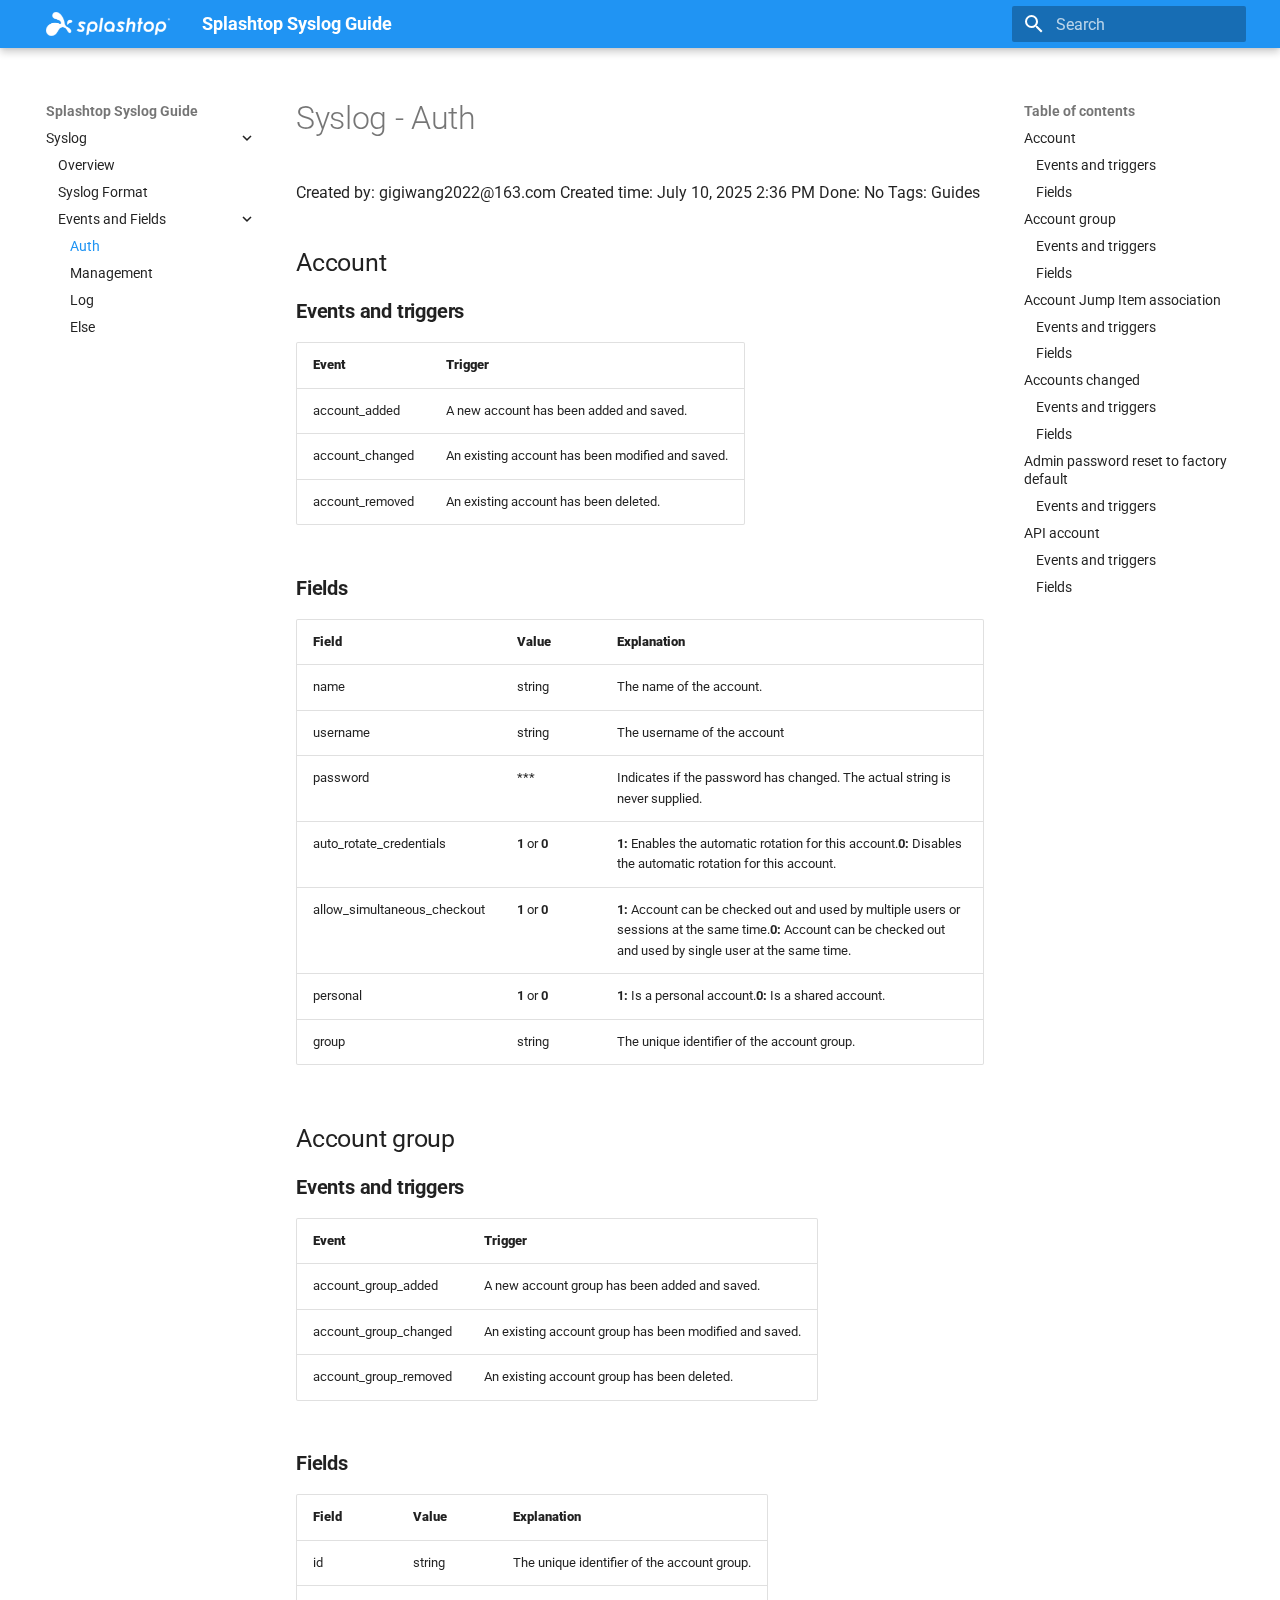
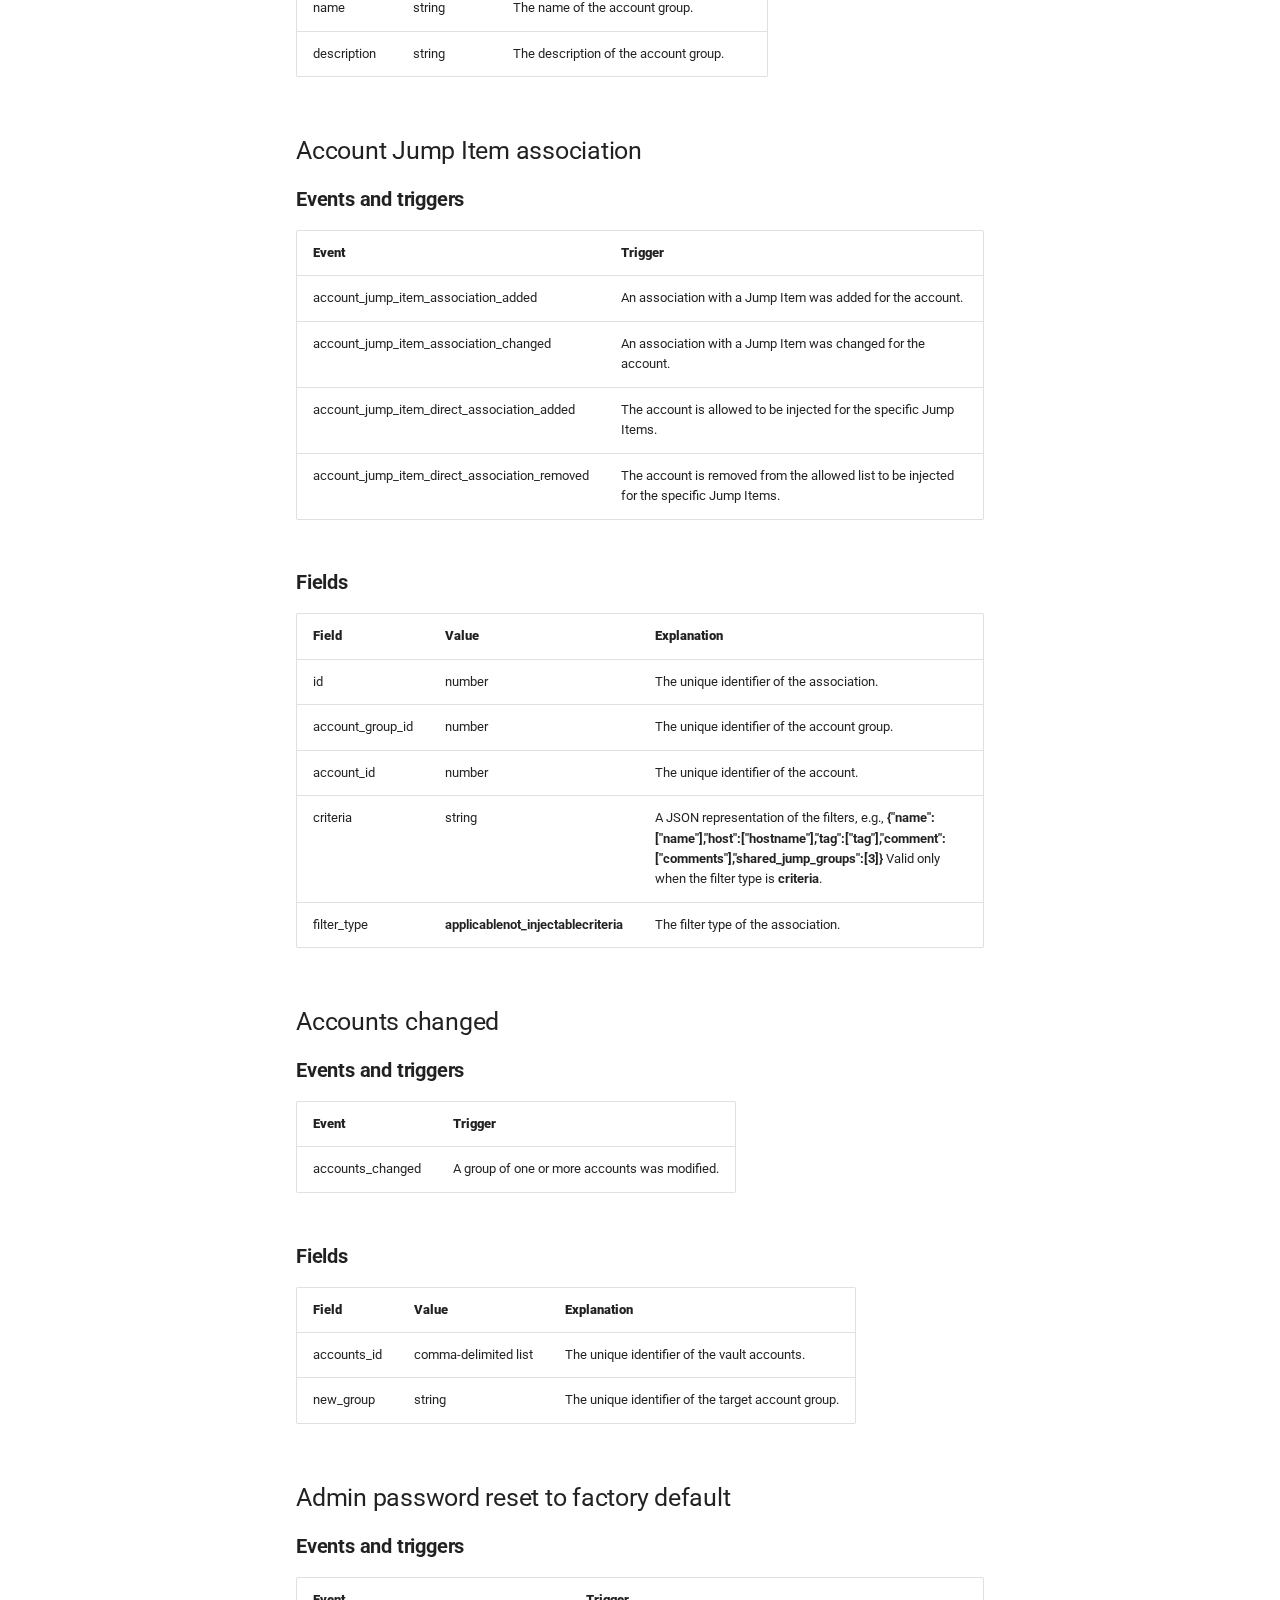
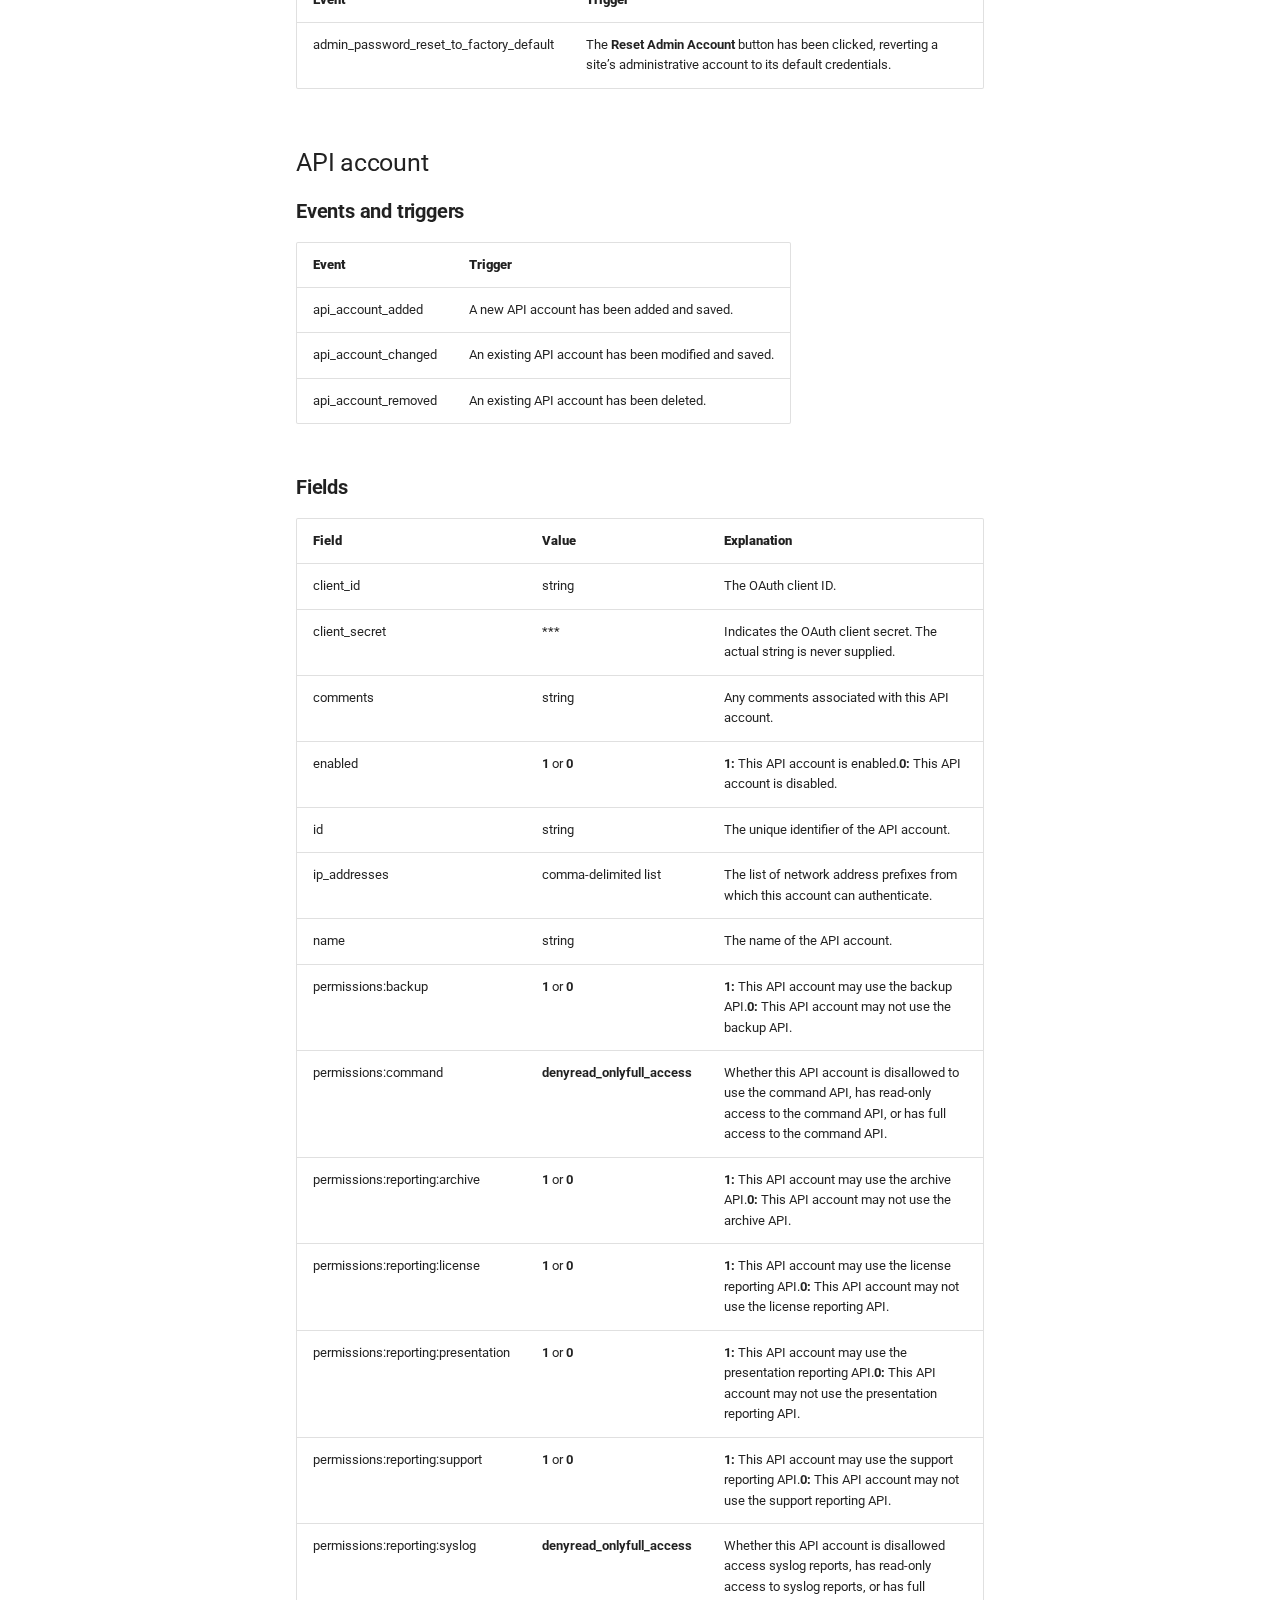
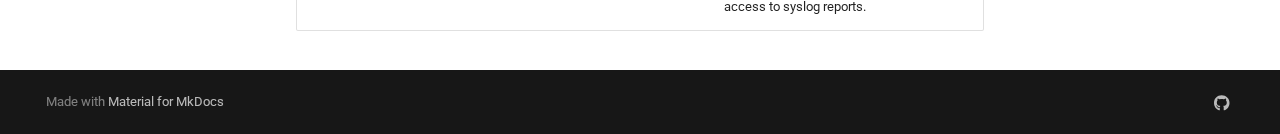
<file: events/Auth/index.html>
<!doctype html>
<html lang="en" class="no-js">
  <head>
    
      <meta charset="utf-8">
      <meta name="viewport" content="width=device-width,initial-scale=1">
      
      
      
        <link rel="canonical" href="https://my-syslog-docs.readthedocs.io/events/Auth/">
      
      
        <link rel="prev" href="../syslog-format/">
      
      
        <link rel="next" href="../Management/">
      
      
      <link rel="icon" href="../../assets/shuidi.png">
      <meta name="generator" content="mkdocs-1.6.1, mkdocs-material-9.6.15">
    
    
      
        <title>Auth - Splashtop Syslog Guide</title>
      
    
    
      <link rel="stylesheet" href="../../assets/stylesheets/main.342714a4.min.css">
      
        
        <link rel="stylesheet" href="../../assets/stylesheets/palette.06af60db.min.css">
      
      


    
    
      
    
    
      
        
        
        <link rel="preconnect" href="https://fonts.gstatic.com" crossorigin>
        <link rel="stylesheet" href="https://fonts.googleapis.com/css?family=Roboto:300,300i,400,400i,700,700i%7CRoboto+Mono:400,400i,700,700i&display=fallback">
        <style>:root{--md-text-font:"Roboto";--md-code-font:"Roboto Mono"}</style>
      
    
    
    <script>__md_scope=new URL("../..",location),__md_hash=e=>[...e].reduce(((e,_)=>(e<<5)-e+_.charCodeAt(0)),0),__md_get=(e,_=localStorage,t=__md_scope)=>JSON.parse(_.getItem(t.pathname+"."+e)),__md_set=(e,_,t=localStorage,a=__md_scope)=>{try{t.setItem(a.pathname+"."+e,JSON.stringify(_))}catch(e){}}</script>
    
      

    
    
    
  </head>
  
  
    
    
      
    
    
    
    
    <body dir="ltr" data-md-color-scheme="default" data-md-color-primary="blue" data-md-color-accent="light-blue">
  
    
    <input class="md-toggle" data-md-toggle="drawer" type="checkbox" id="__drawer" autocomplete="off">
    <input class="md-toggle" data-md-toggle="search" type="checkbox" id="__search" autocomplete="off">
    <label class="md-overlay" for="__drawer"></label>
    <div data-md-component="skip">
      
        
        <a href="#syslog-auth" class="md-skip">
          Skip to content
        </a>
      
    </div>
    <div data-md-component="announce">
      
    </div>
    
    
      

  

<header class="md-header md-header--shadow" data-md-component="header">
  <nav class="md-header__inner md-grid" aria-label="Header">
    <a href="../.." title="Splashtop Syslog Guide" class="md-header__button md-logo" aria-label="Splashtop Syslog Guide" data-md-component="logo">
      
  <img src="../../assets/Logo.png" alt="logo">

    </a>
    <label class="md-header__button md-icon" for="__drawer">
      
      <svg xmlns="http://www.w3.org/2000/svg" viewBox="0 0 24 24"><path d="M3 6h18v2H3zm0 5h18v2H3zm0 5h18v2H3z"/></svg>
    </label>
    <div class="md-header__title" data-md-component="header-title">
      <div class="md-header__ellipsis">
        <div class="md-header__topic">
          <span class="md-ellipsis">
            Splashtop Syslog Guide
          </span>
        </div>
        <div class="md-header__topic" data-md-component="header-topic">
          <span class="md-ellipsis">
            
              Auth
            
          </span>
        </div>
      </div>
    </div>
    
      
        <form class="md-header__option" data-md-component="palette">
  
    
    
    
    <input class="md-option" data-md-color-media="" data-md-color-scheme="default" data-md-color-primary="blue" data-md-color-accent="light-blue"  aria-hidden="true"  type="radio" name="__palette" id="__palette_0">
    
  
</form>
      
    
    
      <script>var palette=__md_get("__palette");if(palette&&palette.color){if("(prefers-color-scheme)"===palette.color.media){var media=matchMedia("(prefers-color-scheme: light)"),input=document.querySelector(media.matches?"[data-md-color-media='(prefers-color-scheme: light)']":"[data-md-color-media='(prefers-color-scheme: dark)']");palette.color.media=input.getAttribute("data-md-color-media"),palette.color.scheme=input.getAttribute("data-md-color-scheme"),palette.color.primary=input.getAttribute("data-md-color-primary"),palette.color.accent=input.getAttribute("data-md-color-accent")}for(var[key,value]of Object.entries(palette.color))document.body.setAttribute("data-md-color-"+key,value)}</script>
    
    
    
      
      
        <label class="md-header__button md-icon" for="__search">
          
          <svg xmlns="http://www.w3.org/2000/svg" viewBox="0 0 24 24"><path d="M9.5 3A6.5 6.5 0 0 1 16 9.5c0 1.61-.59 3.09-1.56 4.23l.27.27h.79l5 5-1.5 1.5-5-5v-.79l-.27-.27A6.52 6.52 0 0 1 9.5 16 6.5 6.5 0 0 1 3 9.5 6.5 6.5 0 0 1 9.5 3m0 2C7 5 5 7 5 9.5S7 14 9.5 14 14 12 14 9.5 12 5 9.5 5"/></svg>
        </label>
        <div class="md-search" data-md-component="search" role="dialog">
  <label class="md-search__overlay" for="__search"></label>
  <div class="md-search__inner" role="search">
    <form class="md-search__form" name="search">
      <input type="text" class="md-search__input" name="query" aria-label="Search" placeholder="Search" autocapitalize="off" autocorrect="off" autocomplete="off" spellcheck="false" data-md-component="search-query" required>
      <label class="md-search__icon md-icon" for="__search">
        
        <svg xmlns="http://www.w3.org/2000/svg" viewBox="0 0 24 24"><path d="M9.5 3A6.5 6.5 0 0 1 16 9.5c0 1.61-.59 3.09-1.56 4.23l.27.27h.79l5 5-1.5 1.5-5-5v-.79l-.27-.27A6.52 6.52 0 0 1 9.5 16 6.5 6.5 0 0 1 3 9.5 6.5 6.5 0 0 1 9.5 3m0 2C7 5 5 7 5 9.5S7 14 9.5 14 14 12 14 9.5 12 5 9.5 5"/></svg>
        
        <svg xmlns="http://www.w3.org/2000/svg" viewBox="0 0 24 24"><path d="M20 11v2H8l5.5 5.5-1.42 1.42L4.16 12l7.92-7.92L13.5 5.5 8 11z"/></svg>
      </label>
      <nav class="md-search__options" aria-label="Search">
        
        <button type="reset" class="md-search__icon md-icon" title="Clear" aria-label="Clear" tabindex="-1">
          
          <svg xmlns="http://www.w3.org/2000/svg" viewBox="0 0 24 24"><path d="M19 6.41 17.59 5 12 10.59 6.41 5 5 6.41 10.59 12 5 17.59 6.41 19 12 13.41 17.59 19 19 17.59 13.41 12z"/></svg>
        </button>
      </nav>
      
    </form>
    <div class="md-search__output">
      <div class="md-search__scrollwrap" tabindex="0" data-md-scrollfix>
        <div class="md-search-result" data-md-component="search-result">
          <div class="md-search-result__meta">
            Initializing search
          </div>
          <ol class="md-search-result__list" role="presentation"></ol>
        </div>
      </div>
    </div>
  </div>
</div>
      
    
    
  </nav>
  
</header>
    
    <div class="md-container" data-md-component="container">
      
      
        
          
        
      
      <main class="md-main" data-md-component="main">
        <div class="md-main__inner md-grid">
          
            
              
              <div class="md-sidebar md-sidebar--primary" data-md-component="sidebar" data-md-type="navigation" >
                <div class="md-sidebar__scrollwrap">
                  <div class="md-sidebar__inner">
                    



<nav class="md-nav md-nav--primary" aria-label="Navigation" data-md-level="0">
  <label class="md-nav__title" for="__drawer">
    <a href="../.." title="Splashtop Syslog Guide" class="md-nav__button md-logo" aria-label="Splashtop Syslog Guide" data-md-component="logo">
      
  <img src="../../assets/Logo.png" alt="logo">

    </a>
    Splashtop Syslog Guide
  </label>
  
  <ul class="md-nav__list" data-md-scrollfix>
    
      
      
  
  
    
  
  
  
    
    
    
    
    
    <li class="md-nav__item md-nav__item--active md-nav__item--nested">
      
        
        
        <input class="md-nav__toggle md-toggle " type="checkbox" id="__nav_1" checked>
        
          
          <label class="md-nav__link" for="__nav_1" id="__nav_1_label" tabindex="0">
            
  
  
  <span class="md-ellipsis">
    Syslog
    
  </span>
  

            <span class="md-nav__icon md-icon"></span>
          </label>
        
        <nav class="md-nav" data-md-level="1" aria-labelledby="__nav_1_label" aria-expanded="true">
          <label class="md-nav__title" for="__nav_1">
            <span class="md-nav__icon md-icon"></span>
            Syslog
          </label>
          <ul class="md-nav__list" data-md-scrollfix>
            
              
                
  
  
  
  
    <li class="md-nav__item">
      <a href="../../syslog-events/" class="md-nav__link">
        
  
  
  <span class="md-ellipsis">
    Overview
    
  </span>
  

      </a>
    </li>
  

              
            
              
                
  
  
  
  
    <li class="md-nav__item">
      <a href="../syslog-format/" class="md-nav__link">
        
  
  
  <span class="md-ellipsis">
    Syslog Format
    
  </span>
  

      </a>
    </li>
  

              
            
              
                
  
  
    
  
  
  
    
    
    
    
    
    <li class="md-nav__item md-nav__item--active md-nav__item--nested">
      
        
        
        <input class="md-nav__toggle md-toggle " type="checkbox" id="__nav_1_3" checked>
        
          
          <label class="md-nav__link" for="__nav_1_3" id="__nav_1_3_label" tabindex="0">
            
  
  
  <span class="md-ellipsis">
    Events and Fields
    
  </span>
  

            <span class="md-nav__icon md-icon"></span>
          </label>
        
        <nav class="md-nav" data-md-level="2" aria-labelledby="__nav_1_3_label" aria-expanded="true">
          <label class="md-nav__title" for="__nav_1_3">
            <span class="md-nav__icon md-icon"></span>
            Events and Fields
          </label>
          <ul class="md-nav__list" data-md-scrollfix>
            
              
                
  
  
    
  
  
  
    <li class="md-nav__item md-nav__item--active">
      
      <input class="md-nav__toggle md-toggle" type="checkbox" id="__toc">
      
      
        
      
      
        <label class="md-nav__link md-nav__link--active" for="__toc">
          
  
  
  <span class="md-ellipsis">
    Auth
    
  </span>
  

          <span class="md-nav__icon md-icon"></span>
        </label>
      
      <a href="./" class="md-nav__link md-nav__link--active">
        
  
  
  <span class="md-ellipsis">
    Auth
    
  </span>
  

      </a>
      
        

<nav class="md-nav md-nav--secondary" aria-label="Table of contents">
  
  
  
    
  
  
    <label class="md-nav__title" for="__toc">
      <span class="md-nav__icon md-icon"></span>
      Table of contents
    </label>
    <ul class="md-nav__list" data-md-component="toc" data-md-scrollfix>
      
        <li class="md-nav__item">
  <a href="#account" class="md-nav__link">
    <span class="md-ellipsis">
      Account
    </span>
  </a>
  
    <nav class="md-nav" aria-label="Account">
      <ul class="md-nav__list">
        
          <li class="md-nav__item">
  <a href="#events-and-triggers" class="md-nav__link">
    <span class="md-ellipsis">
      Events and triggers
    </span>
  </a>
  
</li>
        
          <li class="md-nav__item">
  <a href="#fields" class="md-nav__link">
    <span class="md-ellipsis">
      Fields
    </span>
  </a>
  
</li>
        
      </ul>
    </nav>
  
</li>
      
        <li class="md-nav__item">
  <a href="#account-group" class="md-nav__link">
    <span class="md-ellipsis">
      Account group
    </span>
  </a>
  
    <nav class="md-nav" aria-label="Account group">
      <ul class="md-nav__list">
        
          <li class="md-nav__item">
  <a href="#events-and-triggers_1" class="md-nav__link">
    <span class="md-ellipsis">
      Events and triggers
    </span>
  </a>
  
</li>
        
          <li class="md-nav__item">
  <a href="#fields_1" class="md-nav__link">
    <span class="md-ellipsis">
      Fields
    </span>
  </a>
  
</li>
        
      </ul>
    </nav>
  
</li>
      
        <li class="md-nav__item">
  <a href="#account-jump-item-association" class="md-nav__link">
    <span class="md-ellipsis">
      Account Jump Item association
    </span>
  </a>
  
    <nav class="md-nav" aria-label="Account Jump Item association">
      <ul class="md-nav__list">
        
          <li class="md-nav__item">
  <a href="#events-and-triggers_2" class="md-nav__link">
    <span class="md-ellipsis">
      Events and triggers
    </span>
  </a>
  
</li>
        
          <li class="md-nav__item">
  <a href="#fields_2" class="md-nav__link">
    <span class="md-ellipsis">
      Fields
    </span>
  </a>
  
</li>
        
      </ul>
    </nav>
  
</li>
      
        <li class="md-nav__item">
  <a href="#accounts-changed" class="md-nav__link">
    <span class="md-ellipsis">
      Accounts changed
    </span>
  </a>
  
    <nav class="md-nav" aria-label="Accounts changed">
      <ul class="md-nav__list">
        
          <li class="md-nav__item">
  <a href="#events-and-triggers_3" class="md-nav__link">
    <span class="md-ellipsis">
      Events and triggers
    </span>
  </a>
  
</li>
        
          <li class="md-nav__item">
  <a href="#fields_3" class="md-nav__link">
    <span class="md-ellipsis">
      Fields
    </span>
  </a>
  
</li>
        
      </ul>
    </nav>
  
</li>
      
        <li class="md-nav__item">
  <a href="#admin-password-reset-to-factory-default" class="md-nav__link">
    <span class="md-ellipsis">
      Admin password reset to factory default
    </span>
  </a>
  
    <nav class="md-nav" aria-label="Admin password reset to factory default">
      <ul class="md-nav__list">
        
          <li class="md-nav__item">
  <a href="#events-and-triggers_4" class="md-nav__link">
    <span class="md-ellipsis">
      Events and triggers
    </span>
  </a>
  
</li>
        
      </ul>
    </nav>
  
</li>
      
        <li class="md-nav__item">
  <a href="#api-account" class="md-nav__link">
    <span class="md-ellipsis">
      API account
    </span>
  </a>
  
    <nav class="md-nav" aria-label="API account">
      <ul class="md-nav__list">
        
          <li class="md-nav__item">
  <a href="#events-and-triggers_5" class="md-nav__link">
    <span class="md-ellipsis">
      Events and triggers
    </span>
  </a>
  
</li>
        
          <li class="md-nav__item">
  <a href="#fields_4" class="md-nav__link">
    <span class="md-ellipsis">
      Fields
    </span>
  </a>
  
</li>
        
      </ul>
    </nav>
  
</li>
      
    </ul>
  
</nav>
      
    </li>
  

              
            
              
                
  
  
  
  
    <li class="md-nav__item">
      <a href="../Management/" class="md-nav__link">
        
  
  
  <span class="md-ellipsis">
    Management
    
  </span>
  

      </a>
    </li>
  

              
            
              
                
  
  
  
  
    <li class="md-nav__item">
      <a href="../Log/" class="md-nav__link">
        
  
  
  <span class="md-ellipsis">
    Log
    
  </span>
  

      </a>
    </li>
  

              
            
              
                
  
  
  
  
    <li class="md-nav__item">
      <a href="../Syslog%20events%20and%20fields/" class="md-nav__link">
        
  
  
  <span class="md-ellipsis">
    Else
    
  </span>
  

      </a>
    </li>
  

              
            
          </ul>
        </nav>
      
    </li>
  

              
            
          </ul>
        </nav>
      
    </li>
  

    
  </ul>
</nav>
                  </div>
                </div>
              </div>
            
            
              
              <div class="md-sidebar md-sidebar--secondary" data-md-component="sidebar" data-md-type="toc" >
                <div class="md-sidebar__scrollwrap">
                  <div class="md-sidebar__inner">
                    

<nav class="md-nav md-nav--secondary" aria-label="Table of contents">
  
  
  
    
  
  
    <label class="md-nav__title" for="__toc">
      <span class="md-nav__icon md-icon"></span>
      Table of contents
    </label>
    <ul class="md-nav__list" data-md-component="toc" data-md-scrollfix>
      
        <li class="md-nav__item">
  <a href="#account" class="md-nav__link">
    <span class="md-ellipsis">
      Account
    </span>
  </a>
  
    <nav class="md-nav" aria-label="Account">
      <ul class="md-nav__list">
        
          <li class="md-nav__item">
  <a href="#events-and-triggers" class="md-nav__link">
    <span class="md-ellipsis">
      Events and triggers
    </span>
  </a>
  
</li>
        
          <li class="md-nav__item">
  <a href="#fields" class="md-nav__link">
    <span class="md-ellipsis">
      Fields
    </span>
  </a>
  
</li>
        
      </ul>
    </nav>
  
</li>
      
        <li class="md-nav__item">
  <a href="#account-group" class="md-nav__link">
    <span class="md-ellipsis">
      Account group
    </span>
  </a>
  
    <nav class="md-nav" aria-label="Account group">
      <ul class="md-nav__list">
        
          <li class="md-nav__item">
  <a href="#events-and-triggers_1" class="md-nav__link">
    <span class="md-ellipsis">
      Events and triggers
    </span>
  </a>
  
</li>
        
          <li class="md-nav__item">
  <a href="#fields_1" class="md-nav__link">
    <span class="md-ellipsis">
      Fields
    </span>
  </a>
  
</li>
        
      </ul>
    </nav>
  
</li>
      
        <li class="md-nav__item">
  <a href="#account-jump-item-association" class="md-nav__link">
    <span class="md-ellipsis">
      Account Jump Item association
    </span>
  </a>
  
    <nav class="md-nav" aria-label="Account Jump Item association">
      <ul class="md-nav__list">
        
          <li class="md-nav__item">
  <a href="#events-and-triggers_2" class="md-nav__link">
    <span class="md-ellipsis">
      Events and triggers
    </span>
  </a>
  
</li>
        
          <li class="md-nav__item">
  <a href="#fields_2" class="md-nav__link">
    <span class="md-ellipsis">
      Fields
    </span>
  </a>
  
</li>
        
      </ul>
    </nav>
  
</li>
      
        <li class="md-nav__item">
  <a href="#accounts-changed" class="md-nav__link">
    <span class="md-ellipsis">
      Accounts changed
    </span>
  </a>
  
    <nav class="md-nav" aria-label="Accounts changed">
      <ul class="md-nav__list">
        
          <li class="md-nav__item">
  <a href="#events-and-triggers_3" class="md-nav__link">
    <span class="md-ellipsis">
      Events and triggers
    </span>
  </a>
  
</li>
        
          <li class="md-nav__item">
  <a href="#fields_3" class="md-nav__link">
    <span class="md-ellipsis">
      Fields
    </span>
  </a>
  
</li>
        
      </ul>
    </nav>
  
</li>
      
        <li class="md-nav__item">
  <a href="#admin-password-reset-to-factory-default" class="md-nav__link">
    <span class="md-ellipsis">
      Admin password reset to factory default
    </span>
  </a>
  
    <nav class="md-nav" aria-label="Admin password reset to factory default">
      <ul class="md-nav__list">
        
          <li class="md-nav__item">
  <a href="#events-and-triggers_4" class="md-nav__link">
    <span class="md-ellipsis">
      Events and triggers
    </span>
  </a>
  
</li>
        
      </ul>
    </nav>
  
</li>
      
        <li class="md-nav__item">
  <a href="#api-account" class="md-nav__link">
    <span class="md-ellipsis">
      API account
    </span>
  </a>
  
    <nav class="md-nav" aria-label="API account">
      <ul class="md-nav__list">
        
          <li class="md-nav__item">
  <a href="#events-and-triggers_5" class="md-nav__link">
    <span class="md-ellipsis">
      Events and triggers
    </span>
  </a>
  
</li>
        
          <li class="md-nav__item">
  <a href="#fields_4" class="md-nav__link">
    <span class="md-ellipsis">
      Fields
    </span>
  </a>
  
</li>
        
      </ul>
    </nav>
  
</li>
      
    </ul>
  
</nav>
                  </div>
                </div>
              </div>
            
          
          
            <div class="md-content" data-md-component="content">
              <article class="md-content__inner md-typeset">
                
                  



<h1 id="syslog-auth">Syslog - Auth<a class="headerlink" href="#syslog-auth" title="Permanent link">&para;</a></h1>
<p>Created by: gigiwang2022@163.com
Created time: July 10, 2025 2:36 PM
Done: No
Tags: Guides</p>
<h2 id="account"><strong>Account</strong><a class="headerlink" href="#account" title="Permanent link">&para;</a></h2>
<h3 id="events-and-triggers"><strong>Events and triggers</strong><a class="headerlink" href="#events-and-triggers" title="Permanent link">&para;</a></h3>
<table>
<thead>
<tr>
<th><strong>Event</strong></th>
<th><strong>Trigger</strong></th>
</tr>
</thead>
<tbody>
<tr>
<td>account_added</td>
<td>A new account has been added and saved.</td>
</tr>
<tr>
<td>account_changed</td>
<td>An existing account has been modified and saved.</td>
</tr>
<tr>
<td>account_removed</td>
<td>An existing account has been deleted.</td>
</tr>
</tbody>
</table>
<h3 id="fields"><strong>Fields</strong><a class="headerlink" href="#fields" title="Permanent link">&para;</a></h3>
<table>
<thead>
<tr>
<th><strong>Field</strong></th>
<th><strong>Value</strong></th>
<th><strong>Explanation</strong></th>
</tr>
</thead>
<tbody>
<tr>
<td>name</td>
<td>string</td>
<td>The name of the account.</td>
</tr>
<tr>
<td>username</td>
<td>string</td>
<td>The username of the account</td>
</tr>
<tr>
<td>password</td>
<td>***</td>
<td>Indicates if the password has changed. The actual string is never supplied.</td>
</tr>
<tr>
<td>auto_rotate_credentials</td>
<td><strong>1</strong> or <strong>0</strong></td>
<td><strong>1:</strong> Enables the automatic rotation for this account.<strong>0:</strong> Disables the automatic rotation for this account.</td>
</tr>
<tr>
<td>allow_simultaneous_checkout</td>
<td><strong>1</strong> or <strong>0</strong></td>
<td><strong>1:</strong> Account can be checked out and used by multiple users or sessions at the same time.<strong>0:</strong> Account can be checked out and used by single user at the same time.</td>
</tr>
<tr>
<td>personal</td>
<td><strong>1</strong> or <strong>0</strong></td>
<td><strong>1:</strong> Is a personal account.<strong>0:</strong> Is a shared account.</td>
</tr>
<tr>
<td>group</td>
<td>string</td>
<td>The unique identifier of the account group.</td>
</tr>
</tbody>
</table>
<h2 id="account-group"><strong>Account group</strong><a class="headerlink" href="#account-group" title="Permanent link">&para;</a></h2>
<h3 id="events-and-triggers_1"><strong>Events and triggers</strong><a class="headerlink" href="#events-and-triggers_1" title="Permanent link">&para;</a></h3>
<table>
<thead>
<tr>
<th><strong>Event</strong></th>
<th><strong>Trigger</strong></th>
</tr>
</thead>
<tbody>
<tr>
<td>account_group_added</td>
<td>A new account group has been added and saved.</td>
</tr>
<tr>
<td>account_group_changed</td>
<td>An existing account group has been modified and saved.</td>
</tr>
<tr>
<td>account_group_removed</td>
<td>An existing account group has been deleted.</td>
</tr>
</tbody>
</table>
<h3 id="fields_1"><strong>Fields</strong><a class="headerlink" href="#fields_1" title="Permanent link">&para;</a></h3>
<table>
<thead>
<tr>
<th><strong>Field</strong></th>
<th><strong>Value</strong></th>
<th><strong>Explanation</strong></th>
</tr>
</thead>
<tbody>
<tr>
<td>id</td>
<td>string</td>
<td>The unique identifier of the account group.</td>
</tr>
<tr>
<td>name</td>
<td>string</td>
<td>The name of the account group.</td>
</tr>
<tr>
<td>description</td>
<td>string</td>
<td>The description of the account group.</td>
</tr>
</tbody>
</table>
<h2 id="account-jump-item-association"><strong>Account Jump Item association</strong><a class="headerlink" href="#account-jump-item-association" title="Permanent link">&para;</a></h2>
<h3 id="events-and-triggers_2"><strong>Events and triggers</strong><a class="headerlink" href="#events-and-triggers_2" title="Permanent link">&para;</a></h3>
<table>
<thead>
<tr>
<th><strong>Event</strong></th>
<th><strong>Trigger</strong></th>
</tr>
</thead>
<tbody>
<tr>
<td>account_jump_item_association_added</td>
<td>An association with a Jump Item was added for the account.</td>
</tr>
<tr>
<td>account_jump_item_association_changed</td>
<td>An association with a Jump Item was changed for the account.</td>
</tr>
<tr>
<td>account_jump_item_direct_association_added</td>
<td>The account is allowed to be injected for the specific Jump Items.</td>
</tr>
<tr>
<td>account_jump_item_direct_association_removed</td>
<td>The account is removed from the allowed list to be injected for the specific Jump Items.</td>
</tr>
</tbody>
</table>
<h3 id="fields_2"><strong>Fields</strong><a class="headerlink" href="#fields_2" title="Permanent link">&para;</a></h3>
<table>
<thead>
<tr>
<th><strong>Field</strong></th>
<th><strong>Value</strong></th>
<th><strong>Explanation</strong></th>
</tr>
</thead>
<tbody>
<tr>
<td>id</td>
<td>number</td>
<td>The unique identifier of the association.</td>
</tr>
<tr>
<td>account_group_id</td>
<td>number</td>
<td>The unique identifier of the account group.</td>
</tr>
<tr>
<td>account_id</td>
<td>number</td>
<td>The unique identifier of the account.</td>
</tr>
<tr>
<td>criteria</td>
<td>string</td>
<td>A JSON representation of the filters, e.g., <strong>{"name":["name"],"host":["hostname"],"tag":["tag"],"comment":["comments"],"shared_jump_groups":[3]}</strong> Valid only when the filter type is <strong>criteria</strong>.</td>
</tr>
<tr>
<td>filter_type</td>
<td><strong>applicablenot_injectablecriteria</strong></td>
<td>The filter type of the association.</td>
</tr>
</tbody>
</table>
<h2 id="accounts-changed"><strong>Accounts changed</strong><a class="headerlink" href="#accounts-changed" title="Permanent link">&para;</a></h2>
<h3 id="events-and-triggers_3"><strong>Events and triggers</strong><a class="headerlink" href="#events-and-triggers_3" title="Permanent link">&para;</a></h3>
<table>
<thead>
<tr>
<th><strong>Event</strong></th>
<th><strong>Trigger</strong></th>
</tr>
</thead>
<tbody>
<tr>
<td>accounts_changed</td>
<td>A group of one or more accounts was modified.</td>
</tr>
</tbody>
</table>
<h3 id="fields_3"><strong>Fields</strong><a class="headerlink" href="#fields_3" title="Permanent link">&para;</a></h3>
<table>
<thead>
<tr>
<th><strong>Field</strong></th>
<th><strong>Value</strong></th>
<th><strong>Explanation</strong></th>
</tr>
</thead>
<tbody>
<tr>
<td>accounts_id</td>
<td>comma-delimited list</td>
<td>The unique identifier of the vault accounts.</td>
</tr>
<tr>
<td>new_group</td>
<td>string</td>
<td>The unique identifier of the target account group.</td>
</tr>
</tbody>
</table>
<h2 id="admin-password-reset-to-factory-default"><strong>Admin password reset to factory default</strong><a class="headerlink" href="#admin-password-reset-to-factory-default" title="Permanent link">&para;</a></h2>
<h3 id="events-and-triggers_4"><strong>Events and triggers</strong><a class="headerlink" href="#events-and-triggers_4" title="Permanent link">&para;</a></h3>
<table>
<thead>
<tr>
<th><strong>Event</strong></th>
<th><strong>Trigger</strong></th>
</tr>
</thead>
<tbody>
<tr>
<td>admin_password_reset_to_factory_default</td>
<td>The <strong>Reset Admin Account</strong> button has been clicked, reverting a site’s administrative account to its default credentials.</td>
</tr>
</tbody>
</table>
<h2 id="api-account"><strong>API account</strong><a class="headerlink" href="#api-account" title="Permanent link">&para;</a></h2>
<h3 id="events-and-triggers_5"><strong>Events and triggers</strong><a class="headerlink" href="#events-and-triggers_5" title="Permanent link">&para;</a></h3>
<table>
<thead>
<tr>
<th><strong>Event</strong></th>
<th><strong>Trigger</strong></th>
</tr>
</thead>
<tbody>
<tr>
<td>api_account_added</td>
<td>A new API account has been added and saved.</td>
</tr>
<tr>
<td>api_account_changed</td>
<td>An existing API account has been modified and saved.</td>
</tr>
<tr>
<td>api_account_removed</td>
<td>An existing API account has been deleted.</td>
</tr>
</tbody>
</table>
<h3 id="fields_4"><strong>Fields</strong><a class="headerlink" href="#fields_4" title="Permanent link">&para;</a></h3>
<table>
<thead>
<tr>
<th><strong>Field</strong></th>
<th><strong>Value</strong></th>
<th><strong>Explanation</strong></th>
</tr>
</thead>
<tbody>
<tr>
<td>client_id</td>
<td>string</td>
<td>The OAuth client ID.</td>
</tr>
<tr>
<td>client_secret</td>
<td>***</td>
<td>Indicates the OAuth client secret. The actual string is never supplied.</td>
</tr>
<tr>
<td>comments</td>
<td>string</td>
<td>Any comments associated with this API account.</td>
</tr>
<tr>
<td>enabled</td>
<td><strong>1</strong> or <strong>0</strong></td>
<td><strong>1:</strong> This API account is enabled.<strong>0:</strong> This API account is disabled.</td>
</tr>
<tr>
<td>id</td>
<td>string</td>
<td>The unique identifier of the API account.</td>
</tr>
<tr>
<td>ip_addresses</td>
<td>comma-delimited list</td>
<td>The list of network address prefixes from which this account can authenticate.</td>
</tr>
<tr>
<td>name</td>
<td>string</td>
<td>The name of the API account.</td>
</tr>
<tr>
<td>permissions:backup</td>
<td><strong>1</strong> or <strong>0</strong></td>
<td><strong>1:</strong> This API account may use the backup API.<strong>0:</strong> This API account may not use the backup API.</td>
</tr>
<tr>
<td>permissions:command</td>
<td><strong>denyread_onlyfull_access</strong></td>
<td>Whether this API account is disallowed to use the command API, has read-only access to the command API, or has full access to the command API.</td>
</tr>
<tr>
<td>permissions:reporting:archive</td>
<td><strong>1</strong> or <strong>0</strong></td>
<td><strong>1:</strong> This API account may use the archive API.<strong>0:</strong> This API account may not use the archive API.</td>
</tr>
<tr>
<td>permissions:reporting:license</td>
<td><strong>1</strong> or <strong>0</strong></td>
<td><strong>1:</strong> This API account may use the license reporting API.<strong>0:</strong> This API account may not use the license reporting API.</td>
</tr>
<tr>
<td>permissions:reporting:presentation</td>
<td><strong>1</strong> or <strong>0</strong></td>
<td><strong>1:</strong> This API account may use the presentation reporting API.<strong>0:</strong> This API account may not use the presentation reporting API.</td>
</tr>
<tr>
<td>permissions:reporting:support</td>
<td><strong>1</strong> or <strong>0</strong></td>
<td><strong>1:</strong> This API account may use the support reporting API.<strong>0:</strong> This API account may not use the support reporting API.</td>
</tr>
<tr>
<td>permissions:reporting:syslog</td>
<td><strong>denyread_onlyfull_access</strong></td>
<td>Whether this API account is disallowed access syslog reports, has read-only access to syslog reports, or has full access to syslog reports.</td>
</tr>
</tbody>
</table>












                
              </article>
            </div>
          
          
<script>var target=document.getElementById(location.hash.slice(1));target&&target.name&&(target.checked=target.name.startsWith("__tabbed_"))</script>
        </div>
        
      </main>
      
        <footer class="md-footer">
  
  <div class="md-footer-meta md-typeset">
    <div class="md-footer-meta__inner md-grid">
      <div class="md-copyright">
  
  
    Made with
    <a href="https://squidfunk.github.io/mkdocs-material/" target="_blank" rel="noopener">
      Material for MkDocs
    </a>
  
</div>
      
        <div class="md-social">
  
    
    
    
    
      
      
    
    <a href="https://github.com/little-potato/my-syslog-docs" target="_blank" rel="noopener" title="github.com" class="md-social__link">
      <svg xmlns="http://www.w3.org/2000/svg" viewBox="0 0 496 512"><!--! Font Awesome Free 6.7.2 by @fontawesome - https://fontawesome.com License - https://fontawesome.com/license/free (Icons: CC BY 4.0, Fonts: SIL OFL 1.1, Code: MIT License) Copyright 2024 Fonticons, Inc.--><path d="M165.9 397.4c0 2-2.3 3.6-5.2 3.6-3.3.3-5.6-1.3-5.6-3.6 0-2 2.3-3.6 5.2-3.6 3-.3 5.6 1.3 5.6 3.6m-31.1-4.5c-.7 2 1.3 4.3 4.3 4.9 2.6 1 5.6 0 6.2-2s-1.3-4.3-4.3-5.2c-2.6-.7-5.5.3-6.2 2.3m44.2-1.7c-2.9.7-4.9 2.6-4.6 4.9.3 2 2.9 3.3 5.9 2.6 2.9-.7 4.9-2.6 4.6-4.6-.3-1.9-3-3.2-5.9-2.9M244.8 8C106.1 8 0 113.3 0 252c0 110.9 69.8 205.8 169.5 239.2 12.8 2.3 17.3-5.6 17.3-12.1 0-6.2-.3-40.4-.3-61.4 0 0-70 15-84.7-29.8 0 0-11.4-29.1-27.8-36.6 0 0-22.9-15.7 1.6-15.4 0 0 24.9 2 38.6 25.8 21.9 38.6 58.6 27.5 72.9 20.9 2.3-16 8.8-27.1 16-33.7-55.9-6.2-112.3-14.3-112.3-110.5 0-27.5 7.6-41.3 23.6-58.9-2.6-6.5-11.1-33.3 2.6-67.9 20.9-6.5 69 27 69 27 20-5.6 41.5-8.5 62.8-8.5s42.8 2.9 62.8 8.5c0 0 48.1-33.6 69-27 13.7 34.7 5.2 61.4 2.6 67.9 16 17.7 25.8 31.5 25.8 58.9 0 96.5-58.9 104.2-114.8 110.5 9.2 7.9 17 22.9 17 46.4 0 33.7-.3 75.4-.3 83.6 0 6.5 4.6 14.4 17.3 12.1C428.2 457.8 496 362.9 496 252 496 113.3 383.5 8 244.8 8M97.2 352.9c-1.3 1-1 3.3.7 5.2 1.6 1.6 3.9 2.3 5.2 1 1.3-1 1-3.3-.7-5.2-1.6-1.6-3.9-2.3-5.2-1m-10.8-8.1c-.7 1.3.3 2.9 2.3 3.9 1.6 1 3.6.7 4.3-.7.7-1.3-.3-2.9-2.3-3.9-2-.6-3.6-.3-4.3.7m32.4 35.6c-1.6 1.3-1 4.3 1.3 6.2 2.3 2.3 5.2 2.6 6.5 1 1.3-1.3.7-4.3-1.3-6.2-2.2-2.3-5.2-2.6-6.5-1m-11.4-14.7c-1.6 1-1.6 3.6 0 5.9s4.3 3.3 5.6 2.3c1.6-1.3 1.6-3.9 0-6.2-1.4-2.3-4-3.3-5.6-2"/></svg>
    </a>
  
</div>
      
    </div>
  </div>
</footer>
      
    </div>
    <div class="md-dialog" data-md-component="dialog">
      <div class="md-dialog__inner md-typeset"></div>
    </div>
    
    
    
      
      <script id="__config" type="application/json">{"base": "../..", "features": ["navigation.instant", "navigation.expand", "content.code.annotate"], "search": "../../assets/javascripts/workers/search.d50fe291.min.js", "tags": null, "translations": {"clipboard.copied": "Copied to clipboard", "clipboard.copy": "Copy to clipboard", "search.result.more.one": "1 more on this page", "search.result.more.other": "# more on this page", "search.result.none": "No matching documents", "search.result.one": "1 matching document", "search.result.other": "# matching documents", "search.result.placeholder": "Type to start searching", "search.result.term.missing": "Missing", "select.version": "Select version"}, "version": null}</script>
    
    
      <script src="../../assets/javascripts/bundle.56ea9cef.min.js"></script>
      
    
  </body>
</html>
</file>
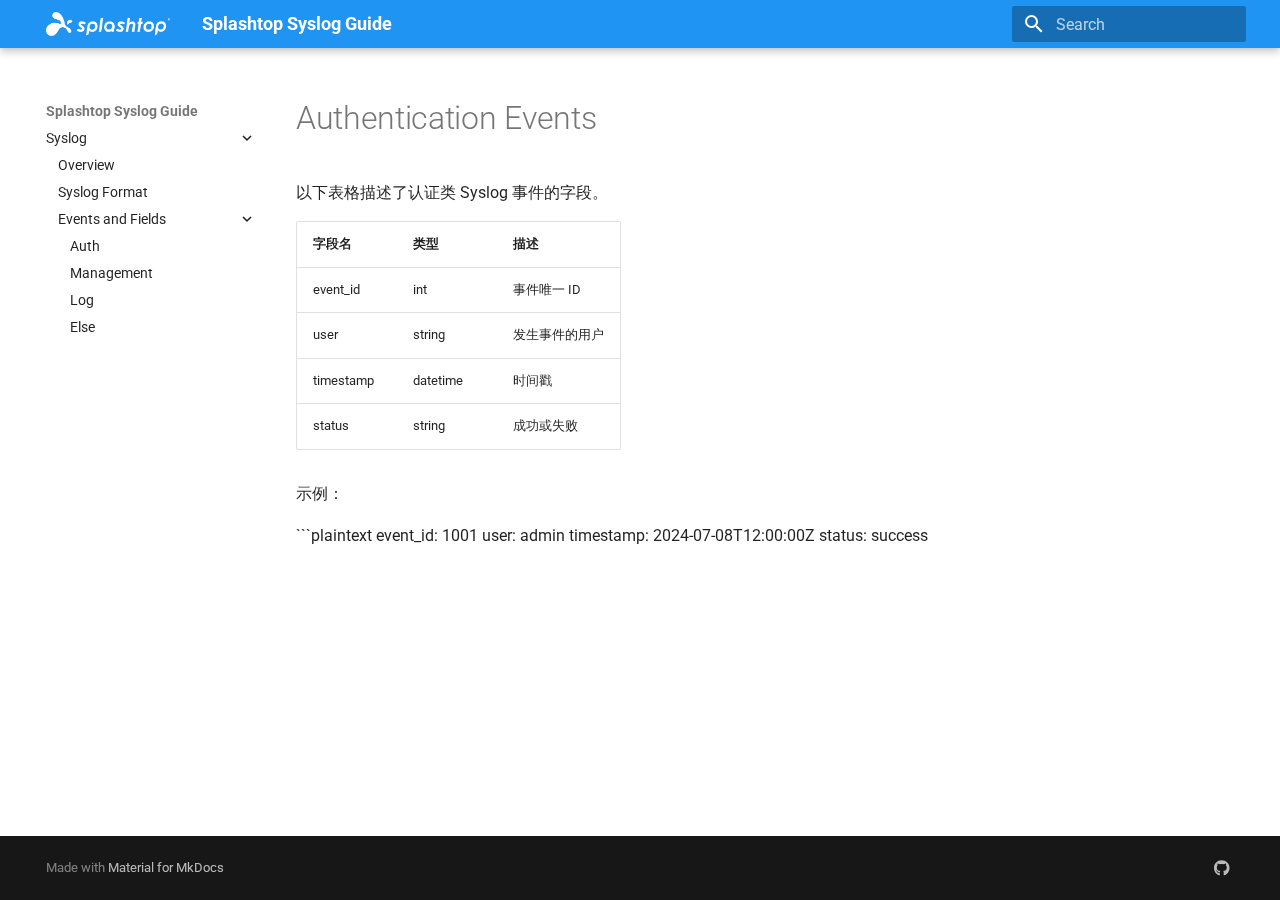
<file: events/authentication/index.html>
<!doctype html>
<html lang="en" class="no-js">
  <head>
    
      <meta charset="utf-8">
      <meta name="viewport" content="width=device-width,initial-scale=1">
      
      
      
        <link rel="canonical" href="https://my-syslog-docs.readthedocs.io/events/authentication/">
      
      
      
      
      <link rel="icon" href="../../assets/shuidi.png">
      <meta name="generator" content="mkdocs-1.6.1, mkdocs-material-9.6.15">
    
    
      
        <title>Authentication Events - Splashtop Syslog Guide</title>
      
    
    
      <link rel="stylesheet" href="../../assets/stylesheets/main.342714a4.min.css">
      
        
        <link rel="stylesheet" href="../../assets/stylesheets/palette.06af60db.min.css">
      
      


    
    
      
    
    
      
        
        
        <link rel="preconnect" href="https://fonts.gstatic.com" crossorigin>
        <link rel="stylesheet" href="https://fonts.googleapis.com/css?family=Roboto:300,300i,400,400i,700,700i%7CRoboto+Mono:400,400i,700,700i&display=fallback">
        <style>:root{--md-text-font:"Roboto";--md-code-font:"Roboto Mono"}</style>
      
    
    
    <script>__md_scope=new URL("../..",location),__md_hash=e=>[...e].reduce(((e,_)=>(e<<5)-e+_.charCodeAt(0)),0),__md_get=(e,_=localStorage,t=__md_scope)=>JSON.parse(_.getItem(t.pathname+"."+e)),__md_set=(e,_,t=localStorage,a=__md_scope)=>{try{t.setItem(a.pathname+"."+e,JSON.stringify(_))}catch(e){}}</script>
    
      

    
    
    
  </head>
  
  
    
    
      
    
    
    
    
    <body dir="ltr" data-md-color-scheme="default" data-md-color-primary="blue" data-md-color-accent="light-blue">
  
    
    <input class="md-toggle" data-md-toggle="drawer" type="checkbox" id="__drawer" autocomplete="off">
    <input class="md-toggle" data-md-toggle="search" type="checkbox" id="__search" autocomplete="off">
    <label class="md-overlay" for="__drawer"></label>
    <div data-md-component="skip">
      
        
        <a href="#authentication-events" class="md-skip">
          Skip to content
        </a>
      
    </div>
    <div data-md-component="announce">
      
    </div>
    
    
      

  

<header class="md-header md-header--shadow" data-md-component="header">
  <nav class="md-header__inner md-grid" aria-label="Header">
    <a href="../.." title="Splashtop Syslog Guide" class="md-header__button md-logo" aria-label="Splashtop Syslog Guide" data-md-component="logo">
      
  <img src="../../assets/Logo.png" alt="logo">

    </a>
    <label class="md-header__button md-icon" for="__drawer">
      
      <svg xmlns="http://www.w3.org/2000/svg" viewBox="0 0 24 24"><path d="M3 6h18v2H3zm0 5h18v2H3zm0 5h18v2H3z"/></svg>
    </label>
    <div class="md-header__title" data-md-component="header-title">
      <div class="md-header__ellipsis">
        <div class="md-header__topic">
          <span class="md-ellipsis">
            Splashtop Syslog Guide
          </span>
        </div>
        <div class="md-header__topic" data-md-component="header-topic">
          <span class="md-ellipsis">
            
              Authentication Events
            
          </span>
        </div>
      </div>
    </div>
    
      
        <form class="md-header__option" data-md-component="palette">
  
    
    
    
    <input class="md-option" data-md-color-media="" data-md-color-scheme="default" data-md-color-primary="blue" data-md-color-accent="light-blue"  aria-hidden="true"  type="radio" name="__palette" id="__palette_0">
    
  
</form>
      
    
    
      <script>var palette=__md_get("__palette");if(palette&&palette.color){if("(prefers-color-scheme)"===palette.color.media){var media=matchMedia("(prefers-color-scheme: light)"),input=document.querySelector(media.matches?"[data-md-color-media='(prefers-color-scheme: light)']":"[data-md-color-media='(prefers-color-scheme: dark)']");palette.color.media=input.getAttribute("data-md-color-media"),palette.color.scheme=input.getAttribute("data-md-color-scheme"),palette.color.primary=input.getAttribute("data-md-color-primary"),palette.color.accent=input.getAttribute("data-md-color-accent")}for(var[key,value]of Object.entries(palette.color))document.body.setAttribute("data-md-color-"+key,value)}</script>
    
    
    
      
      
        <label class="md-header__button md-icon" for="__search">
          
          <svg xmlns="http://www.w3.org/2000/svg" viewBox="0 0 24 24"><path d="M9.5 3A6.5 6.5 0 0 1 16 9.5c0 1.61-.59 3.09-1.56 4.23l.27.27h.79l5 5-1.5 1.5-5-5v-.79l-.27-.27A6.52 6.52 0 0 1 9.5 16 6.5 6.5 0 0 1 3 9.5 6.5 6.5 0 0 1 9.5 3m0 2C7 5 5 7 5 9.5S7 14 9.5 14 14 12 14 9.5 12 5 9.5 5"/></svg>
        </label>
        <div class="md-search" data-md-component="search" role="dialog">
  <label class="md-search__overlay" for="__search"></label>
  <div class="md-search__inner" role="search">
    <form class="md-search__form" name="search">
      <input type="text" class="md-search__input" name="query" aria-label="Search" placeholder="Search" autocapitalize="off" autocorrect="off" autocomplete="off" spellcheck="false" data-md-component="search-query" required>
      <label class="md-search__icon md-icon" for="__search">
        
        <svg xmlns="http://www.w3.org/2000/svg" viewBox="0 0 24 24"><path d="M9.5 3A6.5 6.5 0 0 1 16 9.5c0 1.61-.59 3.09-1.56 4.23l.27.27h.79l5 5-1.5 1.5-5-5v-.79l-.27-.27A6.52 6.52 0 0 1 9.5 16 6.5 6.5 0 0 1 3 9.5 6.5 6.5 0 0 1 9.5 3m0 2C7 5 5 7 5 9.5S7 14 9.5 14 14 12 14 9.5 12 5 9.5 5"/></svg>
        
        <svg xmlns="http://www.w3.org/2000/svg" viewBox="0 0 24 24"><path d="M20 11v2H8l5.5 5.5-1.42 1.42L4.16 12l7.92-7.92L13.5 5.5 8 11z"/></svg>
      </label>
      <nav class="md-search__options" aria-label="Search">
        
        <button type="reset" class="md-search__icon md-icon" title="Clear" aria-label="Clear" tabindex="-1">
          
          <svg xmlns="http://www.w3.org/2000/svg" viewBox="0 0 24 24"><path d="M19 6.41 17.59 5 12 10.59 6.41 5 5 6.41 10.59 12 5 17.59 6.41 19 12 13.41 17.59 19 19 17.59 13.41 12z"/></svg>
        </button>
      </nav>
      
    </form>
    <div class="md-search__output">
      <div class="md-search__scrollwrap" tabindex="0" data-md-scrollfix>
        <div class="md-search-result" data-md-component="search-result">
          <div class="md-search-result__meta">
            Initializing search
          </div>
          <ol class="md-search-result__list" role="presentation"></ol>
        </div>
      </div>
    </div>
  </div>
</div>
      
    
    
  </nav>
  
</header>
    
    <div class="md-container" data-md-component="container">
      
      
        
          
        
      
      <main class="md-main" data-md-component="main">
        <div class="md-main__inner md-grid">
          
            
              
              <div class="md-sidebar md-sidebar--primary" data-md-component="sidebar" data-md-type="navigation" >
                <div class="md-sidebar__scrollwrap">
                  <div class="md-sidebar__inner">
                    



<nav class="md-nav md-nav--primary" aria-label="Navigation" data-md-level="0">
  <label class="md-nav__title" for="__drawer">
    <a href="../.." title="Splashtop Syslog Guide" class="md-nav__button md-logo" aria-label="Splashtop Syslog Guide" data-md-component="logo">
      
  <img src="../../assets/Logo.png" alt="logo">

    </a>
    Splashtop Syslog Guide
  </label>
  
  <ul class="md-nav__list" data-md-scrollfix>
    
      
      
  
  
  
  
    
    
    
    
    
    <li class="md-nav__item md-nav__item--nested">
      
        
        
          
        
        <input class="md-nav__toggle md-toggle md-toggle--indeterminate" type="checkbox" id="__nav_1" >
        
          
          <label class="md-nav__link" for="__nav_1" id="__nav_1_label" tabindex="0">
            
  
  
  <span class="md-ellipsis">
    Syslog
    
  </span>
  

            <span class="md-nav__icon md-icon"></span>
          </label>
        
        <nav class="md-nav" data-md-level="1" aria-labelledby="__nav_1_label" aria-expanded="false">
          <label class="md-nav__title" for="__nav_1">
            <span class="md-nav__icon md-icon"></span>
            Syslog
          </label>
          <ul class="md-nav__list" data-md-scrollfix>
            
              
                
  
  
  
  
    <li class="md-nav__item">
      <a href="../../syslog-events/" class="md-nav__link">
        
  
  
  <span class="md-ellipsis">
    Overview
    
  </span>
  

      </a>
    </li>
  

              
            
              
                
  
  
  
  
    <li class="md-nav__item">
      <a href="../syslog-format/" class="md-nav__link">
        
  
  
  <span class="md-ellipsis">
    Syslog Format
    
  </span>
  

      </a>
    </li>
  

              
            
              
                
  
  
  
  
    
    
    
    
    
    <li class="md-nav__item md-nav__item--nested">
      
        
        
          
        
        <input class="md-nav__toggle md-toggle md-toggle--indeterminate" type="checkbox" id="__nav_1_3" >
        
          
          <label class="md-nav__link" for="__nav_1_3" id="__nav_1_3_label" tabindex="0">
            
  
  
  <span class="md-ellipsis">
    Events and Fields
    
  </span>
  

            <span class="md-nav__icon md-icon"></span>
          </label>
        
        <nav class="md-nav" data-md-level="2" aria-labelledby="__nav_1_3_label" aria-expanded="false">
          <label class="md-nav__title" for="__nav_1_3">
            <span class="md-nav__icon md-icon"></span>
            Events and Fields
          </label>
          <ul class="md-nav__list" data-md-scrollfix>
            
              
                
  
  
  
  
    <li class="md-nav__item">
      <a href="../Auth/" class="md-nav__link">
        
  
  
  <span class="md-ellipsis">
    Auth
    
  </span>
  

      </a>
    </li>
  

              
            
              
                
  
  
  
  
    <li class="md-nav__item">
      <a href="../Management/" class="md-nav__link">
        
  
  
  <span class="md-ellipsis">
    Management
    
  </span>
  

      </a>
    </li>
  

              
            
              
                
  
  
  
  
    <li class="md-nav__item">
      <a href="../Log/" class="md-nav__link">
        
  
  
  <span class="md-ellipsis">
    Log
    
  </span>
  

      </a>
    </li>
  

              
            
              
                
  
  
  
  
    <li class="md-nav__item">
      <a href="../Syslog%20events%20and%20fields/" class="md-nav__link">
        
  
  
  <span class="md-ellipsis">
    Else
    
  </span>
  

      </a>
    </li>
  

              
            
          </ul>
        </nav>
      
    </li>
  

              
            
          </ul>
        </nav>
      
    </li>
  

    
  </ul>
</nav>
                  </div>
                </div>
              </div>
            
            
              
              <div class="md-sidebar md-sidebar--secondary" data-md-component="sidebar" data-md-type="toc" >
                <div class="md-sidebar__scrollwrap">
                  <div class="md-sidebar__inner">
                    

<nav class="md-nav md-nav--secondary" aria-label="Table of contents">
  
  
  
    
  
  
</nav>
                  </div>
                </div>
              </div>
            
          
          
            <div class="md-content" data-md-component="content">
              <article class="md-content__inner md-typeset">
                
                  



<h1 id="authentication-events">Authentication Events<a class="headerlink" href="#authentication-events" title="Permanent link">&para;</a></h1>
<p>以下表格描述了认证类 Syslog 事件的字段。</p>
<table>
<thead>
<tr>
<th>字段名</th>
<th>类型</th>
<th>描述</th>
</tr>
</thead>
<tbody>
<tr>
<td>event_id</td>
<td>int</td>
<td>事件唯一 ID</td>
</tr>
<tr>
<td>user</td>
<td>string</td>
<td>发生事件的用户</td>
</tr>
<tr>
<td>timestamp</td>
<td>datetime</td>
<td>时间戳</td>
</tr>
<tr>
<td>status</td>
<td>string</td>
<td>成功或失败</td>
</tr>
</tbody>
</table>
<p>示例：</p>
<p>```plaintext
event_id: 1001
user: admin
timestamp: 2024-07-08T12:00:00Z
status: success</p>












                
              </article>
            </div>
          
          
<script>var target=document.getElementById(location.hash.slice(1));target&&target.name&&(target.checked=target.name.startsWith("__tabbed_"))</script>
        </div>
        
      </main>
      
        <footer class="md-footer">
  
  <div class="md-footer-meta md-typeset">
    <div class="md-footer-meta__inner md-grid">
      <div class="md-copyright">
  
  
    Made with
    <a href="https://squidfunk.github.io/mkdocs-material/" target="_blank" rel="noopener">
      Material for MkDocs
    </a>
  
</div>
      
        <div class="md-social">
  
    
    
    
    
      
      
    
    <a href="https://github.com/little-potato/my-syslog-docs" target="_blank" rel="noopener" title="github.com" class="md-social__link">
      <svg xmlns="http://www.w3.org/2000/svg" viewBox="0 0 496 512"><!--! Font Awesome Free 6.7.2 by @fontawesome - https://fontawesome.com License - https://fontawesome.com/license/free (Icons: CC BY 4.0, Fonts: SIL OFL 1.1, Code: MIT License) Copyright 2024 Fonticons, Inc.--><path d="M165.9 397.4c0 2-2.3 3.6-5.2 3.6-3.3.3-5.6-1.3-5.6-3.6 0-2 2.3-3.6 5.2-3.6 3-.3 5.6 1.3 5.6 3.6m-31.1-4.5c-.7 2 1.3 4.3 4.3 4.9 2.6 1 5.6 0 6.2-2s-1.3-4.3-4.3-5.2c-2.6-.7-5.5.3-6.2 2.3m44.2-1.7c-2.9.7-4.9 2.6-4.6 4.9.3 2 2.9 3.3 5.9 2.6 2.9-.7 4.9-2.6 4.6-4.6-.3-1.9-3-3.2-5.9-2.9M244.8 8C106.1 8 0 113.3 0 252c0 110.9 69.8 205.8 169.5 239.2 12.8 2.3 17.3-5.6 17.3-12.1 0-6.2-.3-40.4-.3-61.4 0 0-70 15-84.7-29.8 0 0-11.4-29.1-27.8-36.6 0 0-22.9-15.7 1.6-15.4 0 0 24.9 2 38.6 25.8 21.9 38.6 58.6 27.5 72.9 20.9 2.3-16 8.8-27.1 16-33.7-55.9-6.2-112.3-14.3-112.3-110.5 0-27.5 7.6-41.3 23.6-58.9-2.6-6.5-11.1-33.3 2.6-67.9 20.9-6.5 69 27 69 27 20-5.6 41.5-8.5 62.8-8.5s42.8 2.9 62.8 8.5c0 0 48.1-33.6 69-27 13.7 34.7 5.2 61.4 2.6 67.9 16 17.7 25.8 31.5 25.8 58.9 0 96.5-58.9 104.2-114.8 110.5 9.2 7.9 17 22.9 17 46.4 0 33.7-.3 75.4-.3 83.6 0 6.5 4.6 14.4 17.3 12.1C428.2 457.8 496 362.9 496 252 496 113.3 383.5 8 244.8 8M97.2 352.9c-1.3 1-1 3.3.7 5.2 1.6 1.6 3.9 2.3 5.2 1 1.3-1 1-3.3-.7-5.2-1.6-1.6-3.9-2.3-5.2-1m-10.8-8.1c-.7 1.3.3 2.9 2.3 3.9 1.6 1 3.6.7 4.3-.7.7-1.3-.3-2.9-2.3-3.9-2-.6-3.6-.3-4.3.7m32.4 35.6c-1.6 1.3-1 4.3 1.3 6.2 2.3 2.3 5.2 2.6 6.5 1 1.3-1.3.7-4.3-1.3-6.2-2.2-2.3-5.2-2.6-6.5-1m-11.4-14.7c-1.6 1-1.6 3.6 0 5.9s4.3 3.3 5.6 2.3c1.6-1.3 1.6-3.9 0-6.2-1.4-2.3-4-3.3-5.6-2"/></svg>
    </a>
  
</div>
      
    </div>
  </div>
</footer>
      
    </div>
    <div class="md-dialog" data-md-component="dialog">
      <div class="md-dialog__inner md-typeset"></div>
    </div>
    
    
    
      
      <script id="__config" type="application/json">{"base": "../..", "features": ["navigation.instant", "navigation.expand", "content.code.annotate"], "search": "../../assets/javascripts/workers/search.d50fe291.min.js", "tags": null, "translations": {"clipboard.copied": "Copied to clipboard", "clipboard.copy": "Copy to clipboard", "search.result.more.one": "1 more on this page", "search.result.more.other": "# more on this page", "search.result.none": "No matching documents", "search.result.one": "1 matching document", "search.result.other": "# matching documents", "search.result.placeholder": "Type to start searching", "search.result.term.missing": "Missing", "select.version": "Select version"}, "version": null}</script>
    
    
      <script src="../../assets/javascripts/bundle.56ea9cef.min.js"></script>
      
    
  </body>
</html>
</file>
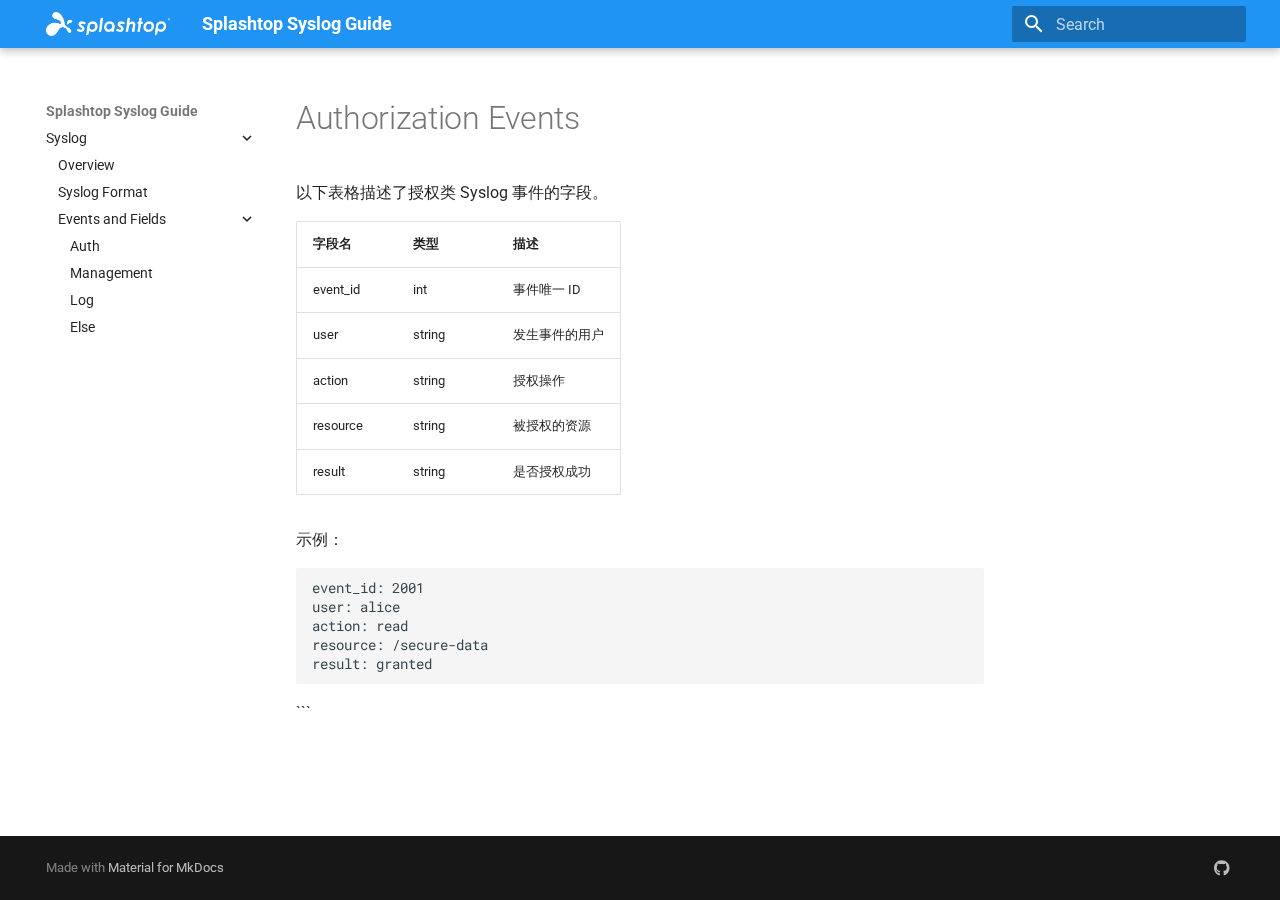
<file: events/authorization/index.html>
<!doctype html>
<html lang="en" class="no-js">
  <head>
    
      <meta charset="utf-8">
      <meta name="viewport" content="width=device-width,initial-scale=1">
      
      
      
        <link rel="canonical" href="https://my-syslog-docs.readthedocs.io/events/authorization/">
      
      
      
      
      <link rel="icon" href="../../assets/shuidi.png">
      <meta name="generator" content="mkdocs-1.6.1, mkdocs-material-9.6.15">
    
    
      
        <title>Authorization Events - Splashtop Syslog Guide</title>
      
    
    
      <link rel="stylesheet" href="../../assets/stylesheets/main.342714a4.min.css">
      
        
        <link rel="stylesheet" href="../../assets/stylesheets/palette.06af60db.min.css">
      
      


    
    
      
    
    
      
        
        
        <link rel="preconnect" href="https://fonts.gstatic.com" crossorigin>
        <link rel="stylesheet" href="https://fonts.googleapis.com/css?family=Roboto:300,300i,400,400i,700,700i%7CRoboto+Mono:400,400i,700,700i&display=fallback">
        <style>:root{--md-text-font:"Roboto";--md-code-font:"Roboto Mono"}</style>
      
    
    
    <script>__md_scope=new URL("../..",location),__md_hash=e=>[...e].reduce(((e,_)=>(e<<5)-e+_.charCodeAt(0)),0),__md_get=(e,_=localStorage,t=__md_scope)=>JSON.parse(_.getItem(t.pathname+"."+e)),__md_set=(e,_,t=localStorage,a=__md_scope)=>{try{t.setItem(a.pathname+"."+e,JSON.stringify(_))}catch(e){}}</script>
    
      

    
    
    
  </head>
  
  
    
    
      
    
    
    
    
    <body dir="ltr" data-md-color-scheme="default" data-md-color-primary="blue" data-md-color-accent="light-blue">
  
    
    <input class="md-toggle" data-md-toggle="drawer" type="checkbox" id="__drawer" autocomplete="off">
    <input class="md-toggle" data-md-toggle="search" type="checkbox" id="__search" autocomplete="off">
    <label class="md-overlay" for="__drawer"></label>
    <div data-md-component="skip">
      
        
        <a href="#authorization-events" class="md-skip">
          Skip to content
        </a>
      
    </div>
    <div data-md-component="announce">
      
    </div>
    
    
      

  

<header class="md-header md-header--shadow" data-md-component="header">
  <nav class="md-header__inner md-grid" aria-label="Header">
    <a href="../.." title="Splashtop Syslog Guide" class="md-header__button md-logo" aria-label="Splashtop Syslog Guide" data-md-component="logo">
      
  <img src="../../assets/Logo.png" alt="logo">

    </a>
    <label class="md-header__button md-icon" for="__drawer">
      
      <svg xmlns="http://www.w3.org/2000/svg" viewBox="0 0 24 24"><path d="M3 6h18v2H3zm0 5h18v2H3zm0 5h18v2H3z"/></svg>
    </label>
    <div class="md-header__title" data-md-component="header-title">
      <div class="md-header__ellipsis">
        <div class="md-header__topic">
          <span class="md-ellipsis">
            Splashtop Syslog Guide
          </span>
        </div>
        <div class="md-header__topic" data-md-component="header-topic">
          <span class="md-ellipsis">
            
              Authorization Events
            
          </span>
        </div>
      </div>
    </div>
    
      
        <form class="md-header__option" data-md-component="palette">
  
    
    
    
    <input class="md-option" data-md-color-media="" data-md-color-scheme="default" data-md-color-primary="blue" data-md-color-accent="light-blue"  aria-hidden="true"  type="radio" name="__palette" id="__palette_0">
    
  
</form>
      
    
    
      <script>var palette=__md_get("__palette");if(palette&&palette.color){if("(prefers-color-scheme)"===palette.color.media){var media=matchMedia("(prefers-color-scheme: light)"),input=document.querySelector(media.matches?"[data-md-color-media='(prefers-color-scheme: light)']":"[data-md-color-media='(prefers-color-scheme: dark)']");palette.color.media=input.getAttribute("data-md-color-media"),palette.color.scheme=input.getAttribute("data-md-color-scheme"),palette.color.primary=input.getAttribute("data-md-color-primary"),palette.color.accent=input.getAttribute("data-md-color-accent")}for(var[key,value]of Object.entries(palette.color))document.body.setAttribute("data-md-color-"+key,value)}</script>
    
    
    
      
      
        <label class="md-header__button md-icon" for="__search">
          
          <svg xmlns="http://www.w3.org/2000/svg" viewBox="0 0 24 24"><path d="M9.5 3A6.5 6.5 0 0 1 16 9.5c0 1.61-.59 3.09-1.56 4.23l.27.27h.79l5 5-1.5 1.5-5-5v-.79l-.27-.27A6.52 6.52 0 0 1 9.5 16 6.5 6.5 0 0 1 3 9.5 6.5 6.5 0 0 1 9.5 3m0 2C7 5 5 7 5 9.5S7 14 9.5 14 14 12 14 9.5 12 5 9.5 5"/></svg>
        </label>
        <div class="md-search" data-md-component="search" role="dialog">
  <label class="md-search__overlay" for="__search"></label>
  <div class="md-search__inner" role="search">
    <form class="md-search__form" name="search">
      <input type="text" class="md-search__input" name="query" aria-label="Search" placeholder="Search" autocapitalize="off" autocorrect="off" autocomplete="off" spellcheck="false" data-md-component="search-query" required>
      <label class="md-search__icon md-icon" for="__search">
        
        <svg xmlns="http://www.w3.org/2000/svg" viewBox="0 0 24 24"><path d="M9.5 3A6.5 6.5 0 0 1 16 9.5c0 1.61-.59 3.09-1.56 4.23l.27.27h.79l5 5-1.5 1.5-5-5v-.79l-.27-.27A6.52 6.52 0 0 1 9.5 16 6.5 6.5 0 0 1 3 9.5 6.5 6.5 0 0 1 9.5 3m0 2C7 5 5 7 5 9.5S7 14 9.5 14 14 12 14 9.5 12 5 9.5 5"/></svg>
        
        <svg xmlns="http://www.w3.org/2000/svg" viewBox="0 0 24 24"><path d="M20 11v2H8l5.5 5.5-1.42 1.42L4.16 12l7.92-7.92L13.5 5.5 8 11z"/></svg>
      </label>
      <nav class="md-search__options" aria-label="Search">
        
        <button type="reset" class="md-search__icon md-icon" title="Clear" aria-label="Clear" tabindex="-1">
          
          <svg xmlns="http://www.w3.org/2000/svg" viewBox="0 0 24 24"><path d="M19 6.41 17.59 5 12 10.59 6.41 5 5 6.41 10.59 12 5 17.59 6.41 19 12 13.41 17.59 19 19 17.59 13.41 12z"/></svg>
        </button>
      </nav>
      
    </form>
    <div class="md-search__output">
      <div class="md-search__scrollwrap" tabindex="0" data-md-scrollfix>
        <div class="md-search-result" data-md-component="search-result">
          <div class="md-search-result__meta">
            Initializing search
          </div>
          <ol class="md-search-result__list" role="presentation"></ol>
        </div>
      </div>
    </div>
  </div>
</div>
      
    
    
  </nav>
  
</header>
    
    <div class="md-container" data-md-component="container">
      
      
        
          
        
      
      <main class="md-main" data-md-component="main">
        <div class="md-main__inner md-grid">
          
            
              
              <div class="md-sidebar md-sidebar--primary" data-md-component="sidebar" data-md-type="navigation" >
                <div class="md-sidebar__scrollwrap">
                  <div class="md-sidebar__inner">
                    



<nav class="md-nav md-nav--primary" aria-label="Navigation" data-md-level="0">
  <label class="md-nav__title" for="__drawer">
    <a href="../.." title="Splashtop Syslog Guide" class="md-nav__button md-logo" aria-label="Splashtop Syslog Guide" data-md-component="logo">
      
  <img src="../../assets/Logo.png" alt="logo">

    </a>
    Splashtop Syslog Guide
  </label>
  
  <ul class="md-nav__list" data-md-scrollfix>
    
      
      
  
  
  
  
    
    
    
    
    
    <li class="md-nav__item md-nav__item--nested">
      
        
        
          
        
        <input class="md-nav__toggle md-toggle md-toggle--indeterminate" type="checkbox" id="__nav_1" >
        
          
          <label class="md-nav__link" for="__nav_1" id="__nav_1_label" tabindex="0">
            
  
  
  <span class="md-ellipsis">
    Syslog
    
  </span>
  

            <span class="md-nav__icon md-icon"></span>
          </label>
        
        <nav class="md-nav" data-md-level="1" aria-labelledby="__nav_1_label" aria-expanded="false">
          <label class="md-nav__title" for="__nav_1">
            <span class="md-nav__icon md-icon"></span>
            Syslog
          </label>
          <ul class="md-nav__list" data-md-scrollfix>
            
              
                
  
  
  
  
    <li class="md-nav__item">
      <a href="../../syslog-events/" class="md-nav__link">
        
  
  
  <span class="md-ellipsis">
    Overview
    
  </span>
  

      </a>
    </li>
  

              
            
              
                
  
  
  
  
    <li class="md-nav__item">
      <a href="../syslog-format/" class="md-nav__link">
        
  
  
  <span class="md-ellipsis">
    Syslog Format
    
  </span>
  

      </a>
    </li>
  

              
            
              
                
  
  
  
  
    
    
    
    
    
    <li class="md-nav__item md-nav__item--nested">
      
        
        
          
        
        <input class="md-nav__toggle md-toggle md-toggle--indeterminate" type="checkbox" id="__nav_1_3" >
        
          
          <label class="md-nav__link" for="__nav_1_3" id="__nav_1_3_label" tabindex="0">
            
  
  
  <span class="md-ellipsis">
    Events and Fields
    
  </span>
  

            <span class="md-nav__icon md-icon"></span>
          </label>
        
        <nav class="md-nav" data-md-level="2" aria-labelledby="__nav_1_3_label" aria-expanded="false">
          <label class="md-nav__title" for="__nav_1_3">
            <span class="md-nav__icon md-icon"></span>
            Events and Fields
          </label>
          <ul class="md-nav__list" data-md-scrollfix>
            
              
                
  
  
  
  
    <li class="md-nav__item">
      <a href="../Auth/" class="md-nav__link">
        
  
  
  <span class="md-ellipsis">
    Auth
    
  </span>
  

      </a>
    </li>
  

              
            
              
                
  
  
  
  
    <li class="md-nav__item">
      <a href="../Management/" class="md-nav__link">
        
  
  
  <span class="md-ellipsis">
    Management
    
  </span>
  

      </a>
    </li>
  

              
            
              
                
  
  
  
  
    <li class="md-nav__item">
      <a href="../Log/" class="md-nav__link">
        
  
  
  <span class="md-ellipsis">
    Log
    
  </span>
  

      </a>
    </li>
  

              
            
              
                
  
  
  
  
    <li class="md-nav__item">
      <a href="../Syslog%20events%20and%20fields/" class="md-nav__link">
        
  
  
  <span class="md-ellipsis">
    Else
    
  </span>
  

      </a>
    </li>
  

              
            
          </ul>
        </nav>
      
    </li>
  

              
            
          </ul>
        </nav>
      
    </li>
  

    
  </ul>
</nav>
                  </div>
                </div>
              </div>
            
            
              
              <div class="md-sidebar md-sidebar--secondary" data-md-component="sidebar" data-md-type="toc" >
                <div class="md-sidebar__scrollwrap">
                  <div class="md-sidebar__inner">
                    

<nav class="md-nav md-nav--secondary" aria-label="Table of contents">
  
  
  
    
  
  
</nav>
                  </div>
                </div>
              </div>
            
          
          
            <div class="md-content" data-md-component="content">
              <article class="md-content__inner md-typeset">
                
                  



<h1 id="authorization-events">Authorization Events<a class="headerlink" href="#authorization-events" title="Permanent link">&para;</a></h1>
<p>以下表格描述了授权类 Syslog 事件的字段。</p>
<table>
<thead>
<tr>
<th>字段名</th>
<th>类型</th>
<th>描述</th>
</tr>
</thead>
<tbody>
<tr>
<td>event_id</td>
<td>int</td>
<td>事件唯一 ID</td>
</tr>
<tr>
<td>user</td>
<td>string</td>
<td>发生事件的用户</td>
</tr>
<tr>
<td>action</td>
<td>string</td>
<td>授权操作</td>
</tr>
<tr>
<td>resource</td>
<td>string</td>
<td>被授权的资源</td>
</tr>
<tr>
<td>result</td>
<td>string</td>
<td>是否授权成功</td>
</tr>
</tbody>
</table>
<p>示例：</p>
<pre><code class="language-plaintext">event_id: 2001
user: alice
action: read
resource: /secure-data
result: granted
</code></pre>
<p>```</p>












                
              </article>
            </div>
          
          
<script>var target=document.getElementById(location.hash.slice(1));target&&target.name&&(target.checked=target.name.startsWith("__tabbed_"))</script>
        </div>
        
      </main>
      
        <footer class="md-footer">
  
  <div class="md-footer-meta md-typeset">
    <div class="md-footer-meta__inner md-grid">
      <div class="md-copyright">
  
  
    Made with
    <a href="https://squidfunk.github.io/mkdocs-material/" target="_blank" rel="noopener">
      Material for MkDocs
    </a>
  
</div>
      
        <div class="md-social">
  
    
    
    
    
      
      
    
    <a href="https://github.com/little-potato/my-syslog-docs" target="_blank" rel="noopener" title="github.com" class="md-social__link">
      <svg xmlns="http://www.w3.org/2000/svg" viewBox="0 0 496 512"><!--! Font Awesome Free 6.7.2 by @fontawesome - https://fontawesome.com License - https://fontawesome.com/license/free (Icons: CC BY 4.0, Fonts: SIL OFL 1.1, Code: MIT License) Copyright 2024 Fonticons, Inc.--><path d="M165.9 397.4c0 2-2.3 3.6-5.2 3.6-3.3.3-5.6-1.3-5.6-3.6 0-2 2.3-3.6 5.2-3.6 3-.3 5.6 1.3 5.6 3.6m-31.1-4.5c-.7 2 1.3 4.3 4.3 4.9 2.6 1 5.6 0 6.2-2s-1.3-4.3-4.3-5.2c-2.6-.7-5.5.3-6.2 2.3m44.2-1.7c-2.9.7-4.9 2.6-4.6 4.9.3 2 2.9 3.3 5.9 2.6 2.9-.7 4.9-2.6 4.6-4.6-.3-1.9-3-3.2-5.9-2.9M244.8 8C106.1 8 0 113.3 0 252c0 110.9 69.8 205.8 169.5 239.2 12.8 2.3 17.3-5.6 17.3-12.1 0-6.2-.3-40.4-.3-61.4 0 0-70 15-84.7-29.8 0 0-11.4-29.1-27.8-36.6 0 0-22.9-15.7 1.6-15.4 0 0 24.9 2 38.6 25.8 21.9 38.6 58.6 27.5 72.9 20.9 2.3-16 8.8-27.1 16-33.7-55.9-6.2-112.3-14.3-112.3-110.5 0-27.5 7.6-41.3 23.6-58.9-2.6-6.5-11.1-33.3 2.6-67.9 20.9-6.5 69 27 69 27 20-5.6 41.5-8.5 62.8-8.5s42.8 2.9 62.8 8.5c0 0 48.1-33.6 69-27 13.7 34.7 5.2 61.4 2.6 67.9 16 17.7 25.8 31.5 25.8 58.9 0 96.5-58.9 104.2-114.8 110.5 9.2 7.9 17 22.9 17 46.4 0 33.7-.3 75.4-.3 83.6 0 6.5 4.6 14.4 17.3 12.1C428.2 457.8 496 362.9 496 252 496 113.3 383.5 8 244.8 8M97.2 352.9c-1.3 1-1 3.3.7 5.2 1.6 1.6 3.9 2.3 5.2 1 1.3-1 1-3.3-.7-5.2-1.6-1.6-3.9-2.3-5.2-1m-10.8-8.1c-.7 1.3.3 2.9 2.3 3.9 1.6 1 3.6.7 4.3-.7.7-1.3-.3-2.9-2.3-3.9-2-.6-3.6-.3-4.3.7m32.4 35.6c-1.6 1.3-1 4.3 1.3 6.2 2.3 2.3 5.2 2.6 6.5 1 1.3-1.3.7-4.3-1.3-6.2-2.2-2.3-5.2-2.6-6.5-1m-11.4-14.7c-1.6 1-1.6 3.6 0 5.9s4.3 3.3 5.6 2.3c1.6-1.3 1.6-3.9 0-6.2-1.4-2.3-4-3.3-5.6-2"/></svg>
    </a>
  
</div>
      
    </div>
  </div>
</footer>
      
    </div>
    <div class="md-dialog" data-md-component="dialog">
      <div class="md-dialog__inner md-typeset"></div>
    </div>
    
    
    
      
      <script id="__config" type="application/json">{"base": "../..", "features": ["navigation.instant", "navigation.expand", "content.code.annotate"], "search": "../../assets/javascripts/workers/search.d50fe291.min.js", "tags": null, "translations": {"clipboard.copied": "Copied to clipboard", "clipboard.copy": "Copy to clipboard", "search.result.more.one": "1 more on this page", "search.result.more.other": "# more on this page", "search.result.none": "No matching documents", "search.result.one": "1 matching document", "search.result.other": "# matching documents", "search.result.placeholder": "Type to start searching", "search.result.term.missing": "Missing", "select.version": "Select version"}, "version": null}</script>
    
    
      <script src="../../assets/javascripts/bundle.56ea9cef.min.js"></script>
      
    
  </body>
</html>
</file>
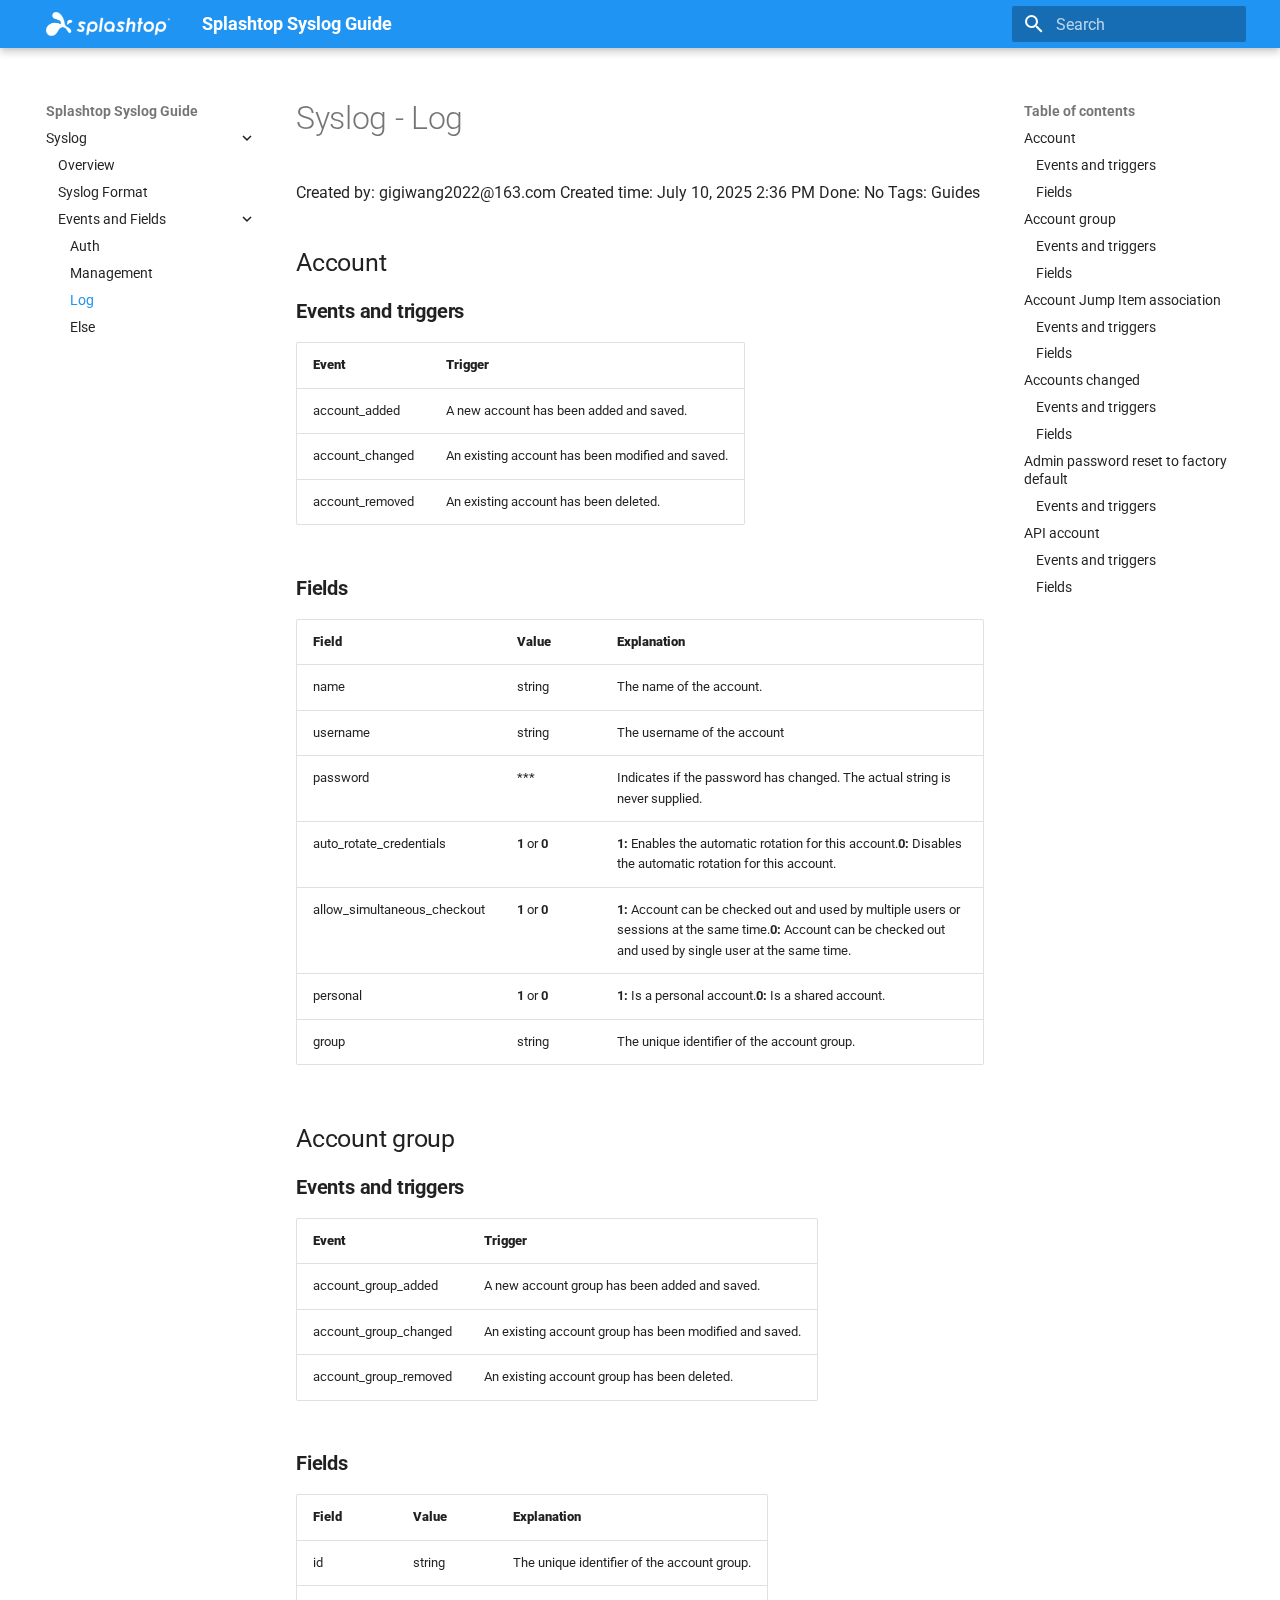
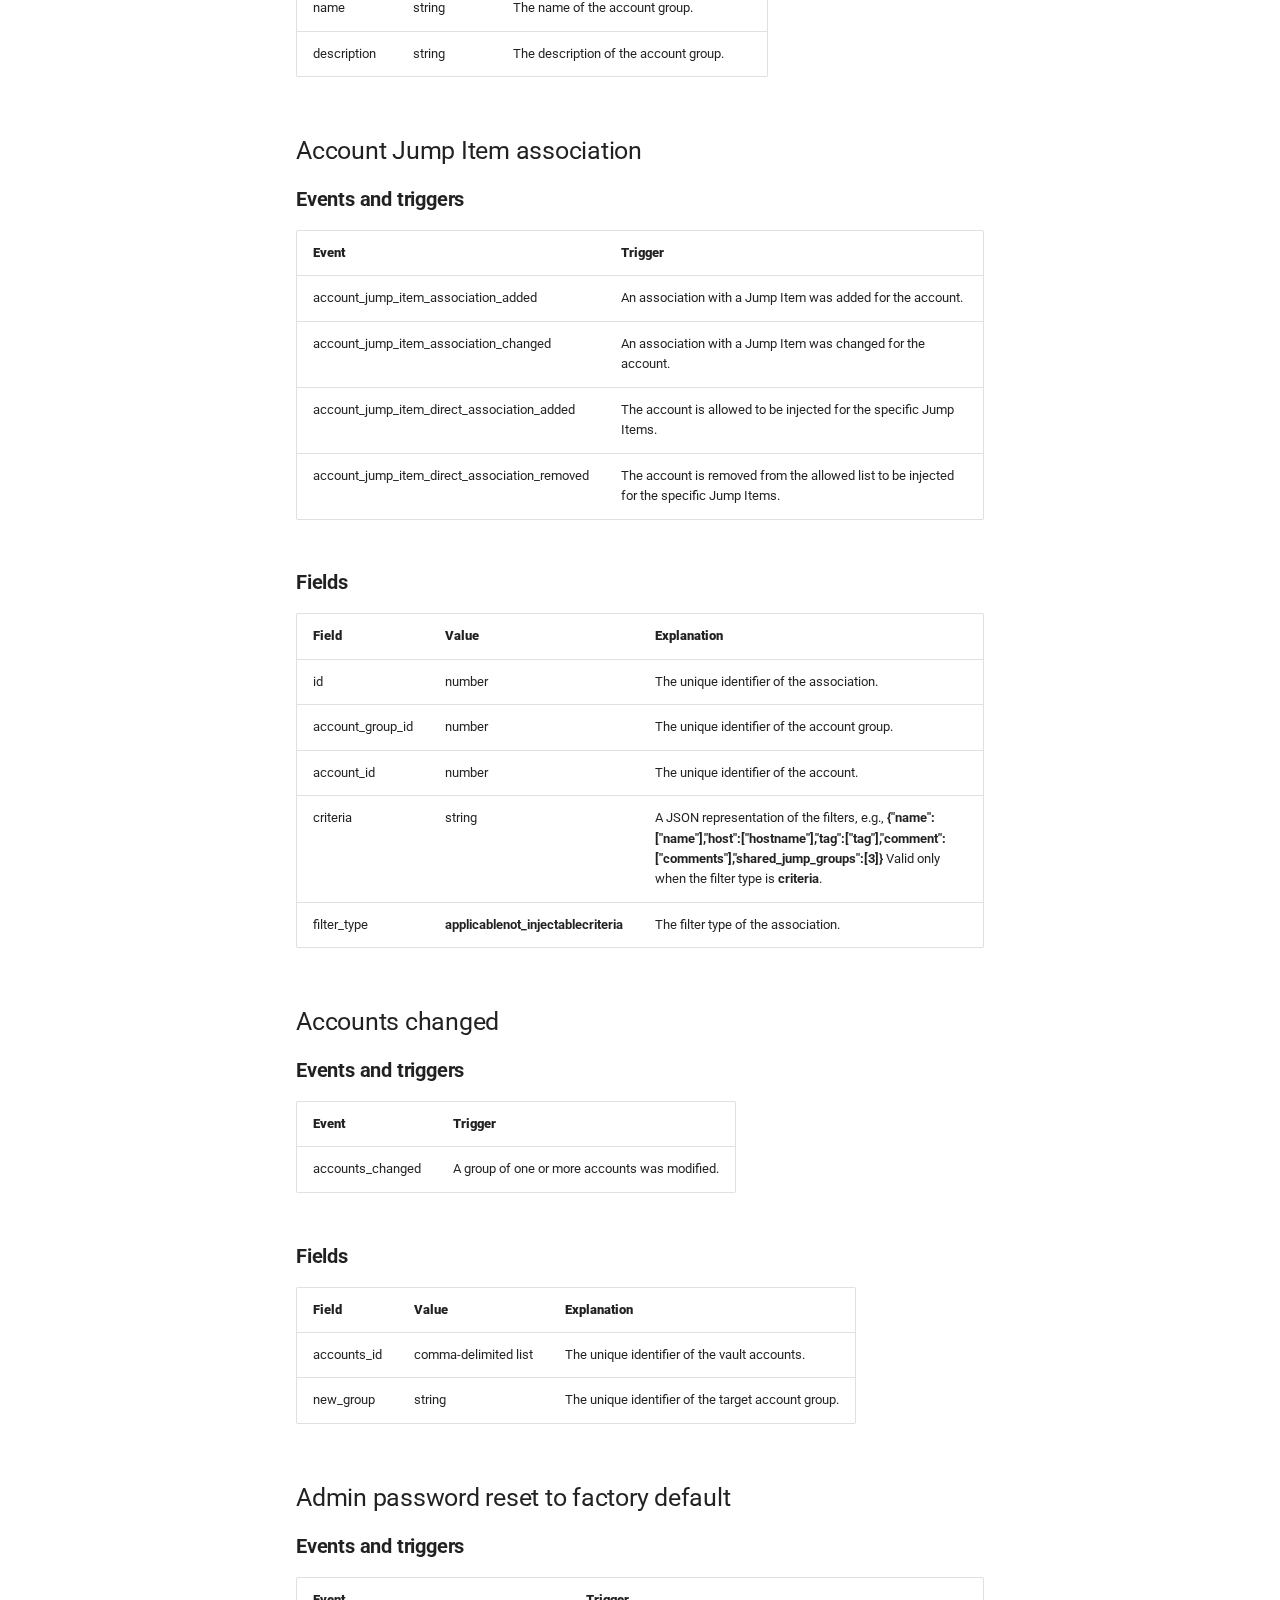
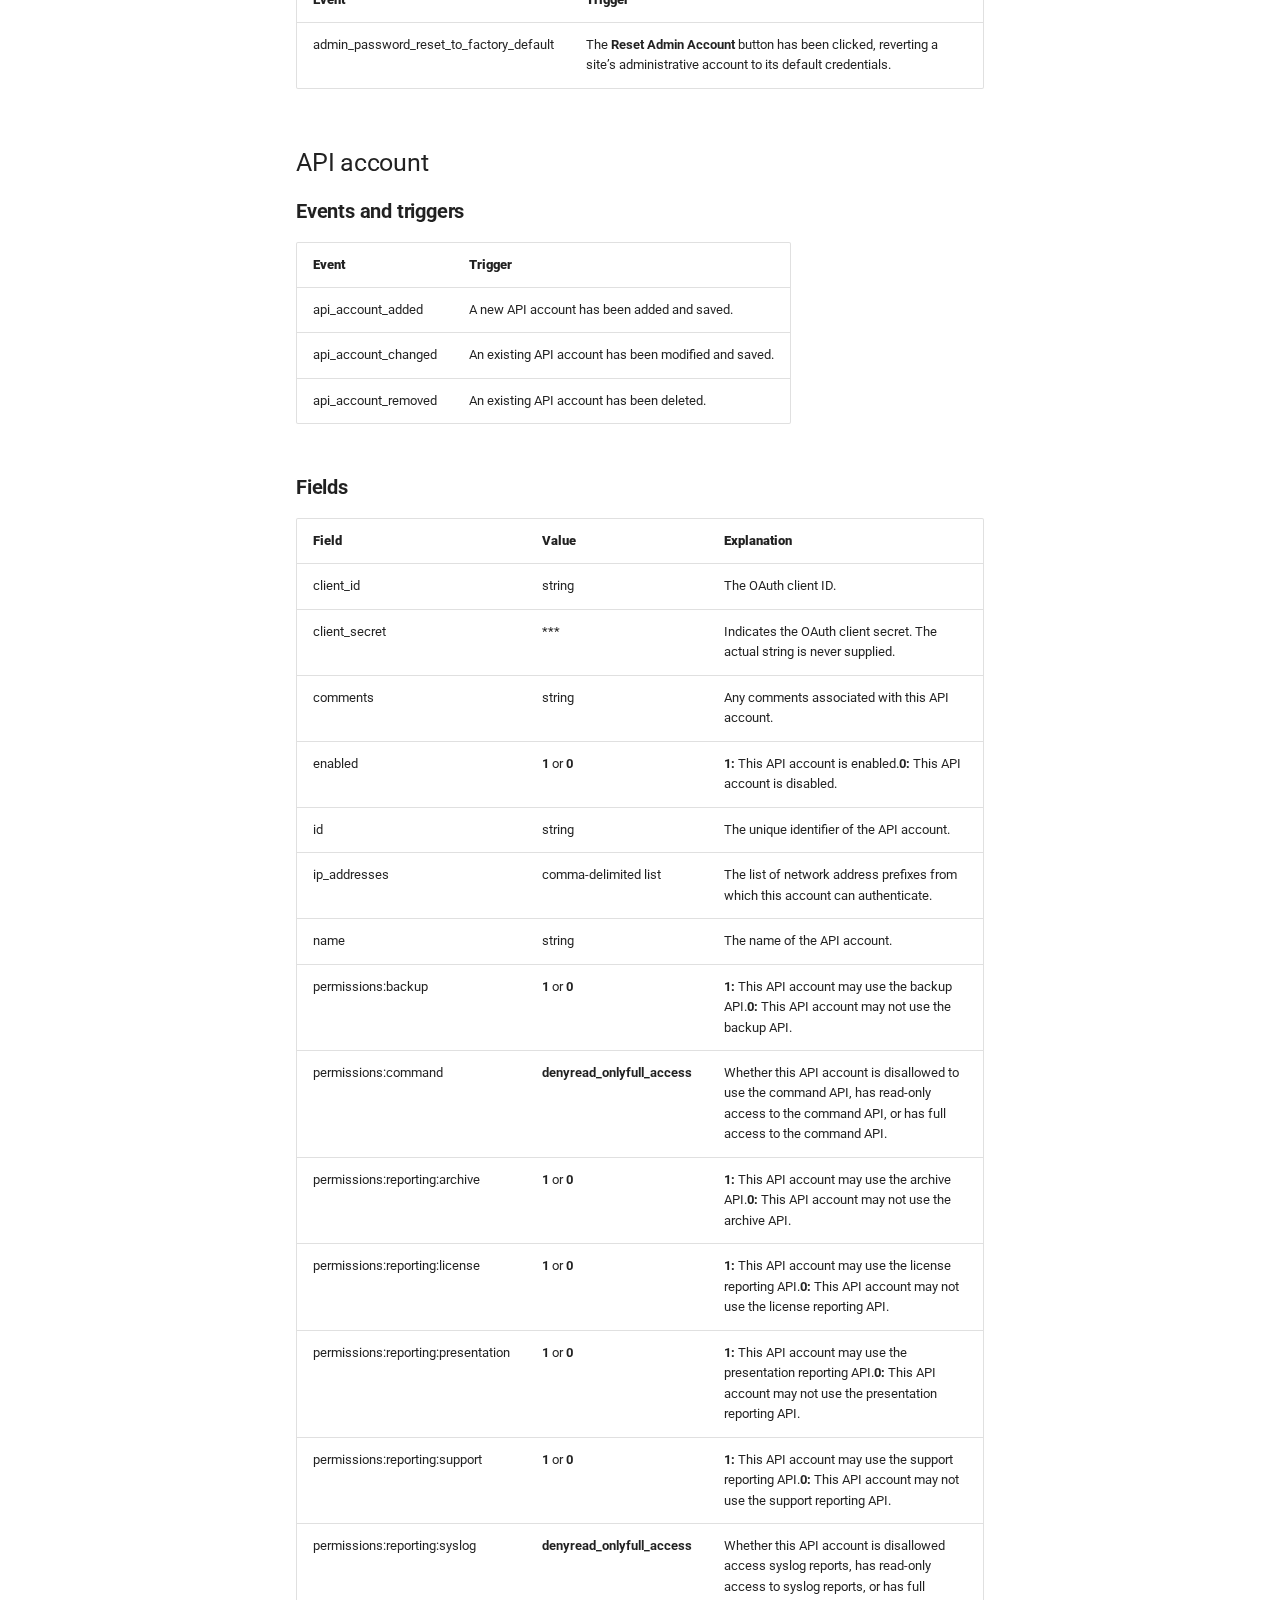
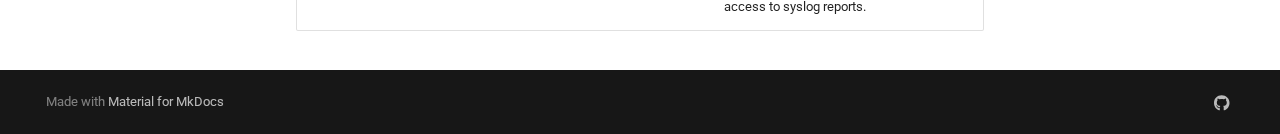
<file: events/Log/index.html>
<!doctype html>
<html lang="en" class="no-js">
  <head>
    
      <meta charset="utf-8">
      <meta name="viewport" content="width=device-width,initial-scale=1">
      
      
      
        <link rel="canonical" href="https://my-syslog-docs.readthedocs.io/events/Log/">
      
      
        <link rel="prev" href="../Management/">
      
      
        <link rel="next" href="../Syslog%20events%20and%20fields/">
      
      
      <link rel="icon" href="../../assets/shuidi.png">
      <meta name="generator" content="mkdocs-1.6.1, mkdocs-material-9.6.15">
    
    
      
        <title>Log - Splashtop Syslog Guide</title>
      
    
    
      <link rel="stylesheet" href="../../assets/stylesheets/main.342714a4.min.css">
      
        
        <link rel="stylesheet" href="../../assets/stylesheets/palette.06af60db.min.css">
      
      


    
    
      
    
    
      
        
        
        <link rel="preconnect" href="https://fonts.gstatic.com" crossorigin>
        <link rel="stylesheet" href="https://fonts.googleapis.com/css?family=Roboto:300,300i,400,400i,700,700i%7CRoboto+Mono:400,400i,700,700i&display=fallback">
        <style>:root{--md-text-font:"Roboto";--md-code-font:"Roboto Mono"}</style>
      
    
    
    <script>__md_scope=new URL("../..",location),__md_hash=e=>[...e].reduce(((e,_)=>(e<<5)-e+_.charCodeAt(0)),0),__md_get=(e,_=localStorage,t=__md_scope)=>JSON.parse(_.getItem(t.pathname+"."+e)),__md_set=(e,_,t=localStorage,a=__md_scope)=>{try{t.setItem(a.pathname+"."+e,JSON.stringify(_))}catch(e){}}</script>
    
      

    
    
    
  </head>
  
  
    
    
      
    
    
    
    
    <body dir="ltr" data-md-color-scheme="default" data-md-color-primary="blue" data-md-color-accent="light-blue">
  
    
    <input class="md-toggle" data-md-toggle="drawer" type="checkbox" id="__drawer" autocomplete="off">
    <input class="md-toggle" data-md-toggle="search" type="checkbox" id="__search" autocomplete="off">
    <label class="md-overlay" for="__drawer"></label>
    <div data-md-component="skip">
      
        
        <a href="#syslog-log" class="md-skip">
          Skip to content
        </a>
      
    </div>
    <div data-md-component="announce">
      
    </div>
    
    
      

  

<header class="md-header md-header--shadow" data-md-component="header">
  <nav class="md-header__inner md-grid" aria-label="Header">
    <a href="../.." title="Splashtop Syslog Guide" class="md-header__button md-logo" aria-label="Splashtop Syslog Guide" data-md-component="logo">
      
  <img src="../../assets/Logo.png" alt="logo">

    </a>
    <label class="md-header__button md-icon" for="__drawer">
      
      <svg xmlns="http://www.w3.org/2000/svg" viewBox="0 0 24 24"><path d="M3 6h18v2H3zm0 5h18v2H3zm0 5h18v2H3z"/></svg>
    </label>
    <div class="md-header__title" data-md-component="header-title">
      <div class="md-header__ellipsis">
        <div class="md-header__topic">
          <span class="md-ellipsis">
            Splashtop Syslog Guide
          </span>
        </div>
        <div class="md-header__topic" data-md-component="header-topic">
          <span class="md-ellipsis">
            
              Log
            
          </span>
        </div>
      </div>
    </div>
    
      
        <form class="md-header__option" data-md-component="palette">
  
    
    
    
    <input class="md-option" data-md-color-media="" data-md-color-scheme="default" data-md-color-primary="blue" data-md-color-accent="light-blue"  aria-hidden="true"  type="radio" name="__palette" id="__palette_0">
    
  
</form>
      
    
    
      <script>var palette=__md_get("__palette");if(palette&&palette.color){if("(prefers-color-scheme)"===palette.color.media){var media=matchMedia("(prefers-color-scheme: light)"),input=document.querySelector(media.matches?"[data-md-color-media='(prefers-color-scheme: light)']":"[data-md-color-media='(prefers-color-scheme: dark)']");palette.color.media=input.getAttribute("data-md-color-media"),palette.color.scheme=input.getAttribute("data-md-color-scheme"),palette.color.primary=input.getAttribute("data-md-color-primary"),palette.color.accent=input.getAttribute("data-md-color-accent")}for(var[key,value]of Object.entries(palette.color))document.body.setAttribute("data-md-color-"+key,value)}</script>
    
    
    
      
      
        <label class="md-header__button md-icon" for="__search">
          
          <svg xmlns="http://www.w3.org/2000/svg" viewBox="0 0 24 24"><path d="M9.5 3A6.5 6.5 0 0 1 16 9.5c0 1.61-.59 3.09-1.56 4.23l.27.27h.79l5 5-1.5 1.5-5-5v-.79l-.27-.27A6.52 6.52 0 0 1 9.5 16 6.5 6.5 0 0 1 3 9.5 6.5 6.5 0 0 1 9.5 3m0 2C7 5 5 7 5 9.5S7 14 9.5 14 14 12 14 9.5 12 5 9.5 5"/></svg>
        </label>
        <div class="md-search" data-md-component="search" role="dialog">
  <label class="md-search__overlay" for="__search"></label>
  <div class="md-search__inner" role="search">
    <form class="md-search__form" name="search">
      <input type="text" class="md-search__input" name="query" aria-label="Search" placeholder="Search" autocapitalize="off" autocorrect="off" autocomplete="off" spellcheck="false" data-md-component="search-query" required>
      <label class="md-search__icon md-icon" for="__search">
        
        <svg xmlns="http://www.w3.org/2000/svg" viewBox="0 0 24 24"><path d="M9.5 3A6.5 6.5 0 0 1 16 9.5c0 1.61-.59 3.09-1.56 4.23l.27.27h.79l5 5-1.5 1.5-5-5v-.79l-.27-.27A6.52 6.52 0 0 1 9.5 16 6.5 6.5 0 0 1 3 9.5 6.5 6.5 0 0 1 9.5 3m0 2C7 5 5 7 5 9.5S7 14 9.5 14 14 12 14 9.5 12 5 9.5 5"/></svg>
        
        <svg xmlns="http://www.w3.org/2000/svg" viewBox="0 0 24 24"><path d="M20 11v2H8l5.5 5.5-1.42 1.42L4.16 12l7.92-7.92L13.5 5.5 8 11z"/></svg>
      </label>
      <nav class="md-search__options" aria-label="Search">
        
        <button type="reset" class="md-search__icon md-icon" title="Clear" aria-label="Clear" tabindex="-1">
          
          <svg xmlns="http://www.w3.org/2000/svg" viewBox="0 0 24 24"><path d="M19 6.41 17.59 5 12 10.59 6.41 5 5 6.41 10.59 12 5 17.59 6.41 19 12 13.41 17.59 19 19 17.59 13.41 12z"/></svg>
        </button>
      </nav>
      
    </form>
    <div class="md-search__output">
      <div class="md-search__scrollwrap" tabindex="0" data-md-scrollfix>
        <div class="md-search-result" data-md-component="search-result">
          <div class="md-search-result__meta">
            Initializing search
          </div>
          <ol class="md-search-result__list" role="presentation"></ol>
        </div>
      </div>
    </div>
  </div>
</div>
      
    
    
  </nav>
  
</header>
    
    <div class="md-container" data-md-component="container">
      
      
        
          
        
      
      <main class="md-main" data-md-component="main">
        <div class="md-main__inner md-grid">
          
            
              
              <div class="md-sidebar md-sidebar--primary" data-md-component="sidebar" data-md-type="navigation" >
                <div class="md-sidebar__scrollwrap">
                  <div class="md-sidebar__inner">
                    



<nav class="md-nav md-nav--primary" aria-label="Navigation" data-md-level="0">
  <label class="md-nav__title" for="__drawer">
    <a href="../.." title="Splashtop Syslog Guide" class="md-nav__button md-logo" aria-label="Splashtop Syslog Guide" data-md-component="logo">
      
  <img src="../../assets/Logo.png" alt="logo">

    </a>
    Splashtop Syslog Guide
  </label>
  
  <ul class="md-nav__list" data-md-scrollfix>
    
      
      
  
  
    
  
  
  
    
    
    
    
    
    <li class="md-nav__item md-nav__item--active md-nav__item--nested">
      
        
        
        <input class="md-nav__toggle md-toggle " type="checkbox" id="__nav_1" checked>
        
          
          <label class="md-nav__link" for="__nav_1" id="__nav_1_label" tabindex="0">
            
  
  
  <span class="md-ellipsis">
    Syslog
    
  </span>
  

            <span class="md-nav__icon md-icon"></span>
          </label>
        
        <nav class="md-nav" data-md-level="1" aria-labelledby="__nav_1_label" aria-expanded="true">
          <label class="md-nav__title" for="__nav_1">
            <span class="md-nav__icon md-icon"></span>
            Syslog
          </label>
          <ul class="md-nav__list" data-md-scrollfix>
            
              
                
  
  
  
  
    <li class="md-nav__item">
      <a href="../../syslog-events/" class="md-nav__link">
        
  
  
  <span class="md-ellipsis">
    Overview
    
  </span>
  

      </a>
    </li>
  

              
            
              
                
  
  
  
  
    <li class="md-nav__item">
      <a href="../syslog-format/" class="md-nav__link">
        
  
  
  <span class="md-ellipsis">
    Syslog Format
    
  </span>
  

      </a>
    </li>
  

              
            
              
                
  
  
    
  
  
  
    
    
    
    
    
    <li class="md-nav__item md-nav__item--active md-nav__item--nested">
      
        
        
        <input class="md-nav__toggle md-toggle " type="checkbox" id="__nav_1_3" checked>
        
          
          <label class="md-nav__link" for="__nav_1_3" id="__nav_1_3_label" tabindex="0">
            
  
  
  <span class="md-ellipsis">
    Events and Fields
    
  </span>
  

            <span class="md-nav__icon md-icon"></span>
          </label>
        
        <nav class="md-nav" data-md-level="2" aria-labelledby="__nav_1_3_label" aria-expanded="true">
          <label class="md-nav__title" for="__nav_1_3">
            <span class="md-nav__icon md-icon"></span>
            Events and Fields
          </label>
          <ul class="md-nav__list" data-md-scrollfix>
            
              
                
  
  
  
  
    <li class="md-nav__item">
      <a href="../Auth/" class="md-nav__link">
        
  
  
  <span class="md-ellipsis">
    Auth
    
  </span>
  

      </a>
    </li>
  

              
            
              
                
  
  
  
  
    <li class="md-nav__item">
      <a href="../Management/" class="md-nav__link">
        
  
  
  <span class="md-ellipsis">
    Management
    
  </span>
  

      </a>
    </li>
  

              
            
              
                
  
  
    
  
  
  
    <li class="md-nav__item md-nav__item--active">
      
      <input class="md-nav__toggle md-toggle" type="checkbox" id="__toc">
      
      
        
      
      
        <label class="md-nav__link md-nav__link--active" for="__toc">
          
  
  
  <span class="md-ellipsis">
    Log
    
  </span>
  

          <span class="md-nav__icon md-icon"></span>
        </label>
      
      <a href="./" class="md-nav__link md-nav__link--active">
        
  
  
  <span class="md-ellipsis">
    Log
    
  </span>
  

      </a>
      
        

<nav class="md-nav md-nav--secondary" aria-label="Table of contents">
  
  
  
    
  
  
    <label class="md-nav__title" for="__toc">
      <span class="md-nav__icon md-icon"></span>
      Table of contents
    </label>
    <ul class="md-nav__list" data-md-component="toc" data-md-scrollfix>
      
        <li class="md-nav__item">
  <a href="#account" class="md-nav__link">
    <span class="md-ellipsis">
      Account
    </span>
  </a>
  
    <nav class="md-nav" aria-label="Account">
      <ul class="md-nav__list">
        
          <li class="md-nav__item">
  <a href="#events-and-triggers" class="md-nav__link">
    <span class="md-ellipsis">
      Events and triggers
    </span>
  </a>
  
</li>
        
          <li class="md-nav__item">
  <a href="#fields" class="md-nav__link">
    <span class="md-ellipsis">
      Fields
    </span>
  </a>
  
</li>
        
      </ul>
    </nav>
  
</li>
      
        <li class="md-nav__item">
  <a href="#account-group" class="md-nav__link">
    <span class="md-ellipsis">
      Account group
    </span>
  </a>
  
    <nav class="md-nav" aria-label="Account group">
      <ul class="md-nav__list">
        
          <li class="md-nav__item">
  <a href="#events-and-triggers_1" class="md-nav__link">
    <span class="md-ellipsis">
      Events and triggers
    </span>
  </a>
  
</li>
        
          <li class="md-nav__item">
  <a href="#fields_1" class="md-nav__link">
    <span class="md-ellipsis">
      Fields
    </span>
  </a>
  
</li>
        
      </ul>
    </nav>
  
</li>
      
        <li class="md-nav__item">
  <a href="#account-jump-item-association" class="md-nav__link">
    <span class="md-ellipsis">
      Account Jump Item association
    </span>
  </a>
  
    <nav class="md-nav" aria-label="Account Jump Item association">
      <ul class="md-nav__list">
        
          <li class="md-nav__item">
  <a href="#events-and-triggers_2" class="md-nav__link">
    <span class="md-ellipsis">
      Events and triggers
    </span>
  </a>
  
</li>
        
          <li class="md-nav__item">
  <a href="#fields_2" class="md-nav__link">
    <span class="md-ellipsis">
      Fields
    </span>
  </a>
  
</li>
        
      </ul>
    </nav>
  
</li>
      
        <li class="md-nav__item">
  <a href="#accounts-changed" class="md-nav__link">
    <span class="md-ellipsis">
      Accounts changed
    </span>
  </a>
  
    <nav class="md-nav" aria-label="Accounts changed">
      <ul class="md-nav__list">
        
          <li class="md-nav__item">
  <a href="#events-and-triggers_3" class="md-nav__link">
    <span class="md-ellipsis">
      Events and triggers
    </span>
  </a>
  
</li>
        
          <li class="md-nav__item">
  <a href="#fields_3" class="md-nav__link">
    <span class="md-ellipsis">
      Fields
    </span>
  </a>
  
</li>
        
      </ul>
    </nav>
  
</li>
      
        <li class="md-nav__item">
  <a href="#admin-password-reset-to-factory-default" class="md-nav__link">
    <span class="md-ellipsis">
      Admin password reset to factory default
    </span>
  </a>
  
    <nav class="md-nav" aria-label="Admin password reset to factory default">
      <ul class="md-nav__list">
        
          <li class="md-nav__item">
  <a href="#events-and-triggers_4" class="md-nav__link">
    <span class="md-ellipsis">
      Events and triggers
    </span>
  </a>
  
</li>
        
      </ul>
    </nav>
  
</li>
      
        <li class="md-nav__item">
  <a href="#api-account" class="md-nav__link">
    <span class="md-ellipsis">
      API account
    </span>
  </a>
  
    <nav class="md-nav" aria-label="API account">
      <ul class="md-nav__list">
        
          <li class="md-nav__item">
  <a href="#events-and-triggers_5" class="md-nav__link">
    <span class="md-ellipsis">
      Events and triggers
    </span>
  </a>
  
</li>
        
          <li class="md-nav__item">
  <a href="#fields_4" class="md-nav__link">
    <span class="md-ellipsis">
      Fields
    </span>
  </a>
  
</li>
        
      </ul>
    </nav>
  
</li>
      
    </ul>
  
</nav>
      
    </li>
  

              
            
              
                
  
  
  
  
    <li class="md-nav__item">
      <a href="../Syslog%20events%20and%20fields/" class="md-nav__link">
        
  
  
  <span class="md-ellipsis">
    Else
    
  </span>
  

      </a>
    </li>
  

              
            
          </ul>
        </nav>
      
    </li>
  

              
            
          </ul>
        </nav>
      
    </li>
  

    
  </ul>
</nav>
                  </div>
                </div>
              </div>
            
            
              
              <div class="md-sidebar md-sidebar--secondary" data-md-component="sidebar" data-md-type="toc" >
                <div class="md-sidebar__scrollwrap">
                  <div class="md-sidebar__inner">
                    

<nav class="md-nav md-nav--secondary" aria-label="Table of contents">
  
  
  
    
  
  
    <label class="md-nav__title" for="__toc">
      <span class="md-nav__icon md-icon"></span>
      Table of contents
    </label>
    <ul class="md-nav__list" data-md-component="toc" data-md-scrollfix>
      
        <li class="md-nav__item">
  <a href="#account" class="md-nav__link">
    <span class="md-ellipsis">
      Account
    </span>
  </a>
  
    <nav class="md-nav" aria-label="Account">
      <ul class="md-nav__list">
        
          <li class="md-nav__item">
  <a href="#events-and-triggers" class="md-nav__link">
    <span class="md-ellipsis">
      Events and triggers
    </span>
  </a>
  
</li>
        
          <li class="md-nav__item">
  <a href="#fields" class="md-nav__link">
    <span class="md-ellipsis">
      Fields
    </span>
  </a>
  
</li>
        
      </ul>
    </nav>
  
</li>
      
        <li class="md-nav__item">
  <a href="#account-group" class="md-nav__link">
    <span class="md-ellipsis">
      Account group
    </span>
  </a>
  
    <nav class="md-nav" aria-label="Account group">
      <ul class="md-nav__list">
        
          <li class="md-nav__item">
  <a href="#events-and-triggers_1" class="md-nav__link">
    <span class="md-ellipsis">
      Events and triggers
    </span>
  </a>
  
</li>
        
          <li class="md-nav__item">
  <a href="#fields_1" class="md-nav__link">
    <span class="md-ellipsis">
      Fields
    </span>
  </a>
  
</li>
        
      </ul>
    </nav>
  
</li>
      
        <li class="md-nav__item">
  <a href="#account-jump-item-association" class="md-nav__link">
    <span class="md-ellipsis">
      Account Jump Item association
    </span>
  </a>
  
    <nav class="md-nav" aria-label="Account Jump Item association">
      <ul class="md-nav__list">
        
          <li class="md-nav__item">
  <a href="#events-and-triggers_2" class="md-nav__link">
    <span class="md-ellipsis">
      Events and triggers
    </span>
  </a>
  
</li>
        
          <li class="md-nav__item">
  <a href="#fields_2" class="md-nav__link">
    <span class="md-ellipsis">
      Fields
    </span>
  </a>
  
</li>
        
      </ul>
    </nav>
  
</li>
      
        <li class="md-nav__item">
  <a href="#accounts-changed" class="md-nav__link">
    <span class="md-ellipsis">
      Accounts changed
    </span>
  </a>
  
    <nav class="md-nav" aria-label="Accounts changed">
      <ul class="md-nav__list">
        
          <li class="md-nav__item">
  <a href="#events-and-triggers_3" class="md-nav__link">
    <span class="md-ellipsis">
      Events and triggers
    </span>
  </a>
  
</li>
        
          <li class="md-nav__item">
  <a href="#fields_3" class="md-nav__link">
    <span class="md-ellipsis">
      Fields
    </span>
  </a>
  
</li>
        
      </ul>
    </nav>
  
</li>
      
        <li class="md-nav__item">
  <a href="#admin-password-reset-to-factory-default" class="md-nav__link">
    <span class="md-ellipsis">
      Admin password reset to factory default
    </span>
  </a>
  
    <nav class="md-nav" aria-label="Admin password reset to factory default">
      <ul class="md-nav__list">
        
          <li class="md-nav__item">
  <a href="#events-and-triggers_4" class="md-nav__link">
    <span class="md-ellipsis">
      Events and triggers
    </span>
  </a>
  
</li>
        
      </ul>
    </nav>
  
</li>
      
        <li class="md-nav__item">
  <a href="#api-account" class="md-nav__link">
    <span class="md-ellipsis">
      API account
    </span>
  </a>
  
    <nav class="md-nav" aria-label="API account">
      <ul class="md-nav__list">
        
          <li class="md-nav__item">
  <a href="#events-and-triggers_5" class="md-nav__link">
    <span class="md-ellipsis">
      Events and triggers
    </span>
  </a>
  
</li>
        
          <li class="md-nav__item">
  <a href="#fields_4" class="md-nav__link">
    <span class="md-ellipsis">
      Fields
    </span>
  </a>
  
</li>
        
      </ul>
    </nav>
  
</li>
      
    </ul>
  
</nav>
                  </div>
                </div>
              </div>
            
          
          
            <div class="md-content" data-md-component="content">
              <article class="md-content__inner md-typeset">
                
                  



<h1 id="syslog-log">Syslog - Log<a class="headerlink" href="#syslog-log" title="Permanent link">&para;</a></h1>
<p>Created by: gigiwang2022@163.com
Created time: July 10, 2025 2:36 PM
Done: No
Tags: Guides</p>
<h2 id="account"><strong>Account</strong><a class="headerlink" href="#account" title="Permanent link">&para;</a></h2>
<h3 id="events-and-triggers"><strong>Events and triggers</strong><a class="headerlink" href="#events-and-triggers" title="Permanent link">&para;</a></h3>
<table>
<thead>
<tr>
<th><strong>Event</strong></th>
<th><strong>Trigger</strong></th>
</tr>
</thead>
<tbody>
<tr>
<td>account_added</td>
<td>A new account has been added and saved.</td>
</tr>
<tr>
<td>account_changed</td>
<td>An existing account has been modified and saved.</td>
</tr>
<tr>
<td>account_removed</td>
<td>An existing account has been deleted.</td>
</tr>
</tbody>
</table>
<h3 id="fields"><strong>Fields</strong><a class="headerlink" href="#fields" title="Permanent link">&para;</a></h3>
<table>
<thead>
<tr>
<th><strong>Field</strong></th>
<th><strong>Value</strong></th>
<th><strong>Explanation</strong></th>
</tr>
</thead>
<tbody>
<tr>
<td>name</td>
<td>string</td>
<td>The name of the account.</td>
</tr>
<tr>
<td>username</td>
<td>string</td>
<td>The username of the account</td>
</tr>
<tr>
<td>password</td>
<td>***</td>
<td>Indicates if the password has changed. The actual string is never supplied.</td>
</tr>
<tr>
<td>auto_rotate_credentials</td>
<td><strong>1</strong> or <strong>0</strong></td>
<td><strong>1:</strong> Enables the automatic rotation for this account.<strong>0:</strong> Disables the automatic rotation for this account.</td>
</tr>
<tr>
<td>allow_simultaneous_checkout</td>
<td><strong>1</strong> or <strong>0</strong></td>
<td><strong>1:</strong> Account can be checked out and used by multiple users or sessions at the same time.<strong>0:</strong> Account can be checked out and used by single user at the same time.</td>
</tr>
<tr>
<td>personal</td>
<td><strong>1</strong> or <strong>0</strong></td>
<td><strong>1:</strong> Is a personal account.<strong>0:</strong> Is a shared account.</td>
</tr>
<tr>
<td>group</td>
<td>string</td>
<td>The unique identifier of the account group.</td>
</tr>
</tbody>
</table>
<h2 id="account-group"><strong>Account group</strong><a class="headerlink" href="#account-group" title="Permanent link">&para;</a></h2>
<h3 id="events-and-triggers_1"><strong>Events and triggers</strong><a class="headerlink" href="#events-and-triggers_1" title="Permanent link">&para;</a></h3>
<table>
<thead>
<tr>
<th><strong>Event</strong></th>
<th><strong>Trigger</strong></th>
</tr>
</thead>
<tbody>
<tr>
<td>account_group_added</td>
<td>A new account group has been added and saved.</td>
</tr>
<tr>
<td>account_group_changed</td>
<td>An existing account group has been modified and saved.</td>
</tr>
<tr>
<td>account_group_removed</td>
<td>An existing account group has been deleted.</td>
</tr>
</tbody>
</table>
<h3 id="fields_1"><strong>Fields</strong><a class="headerlink" href="#fields_1" title="Permanent link">&para;</a></h3>
<table>
<thead>
<tr>
<th><strong>Field</strong></th>
<th><strong>Value</strong></th>
<th><strong>Explanation</strong></th>
</tr>
</thead>
<tbody>
<tr>
<td>id</td>
<td>string</td>
<td>The unique identifier of the account group.</td>
</tr>
<tr>
<td>name</td>
<td>string</td>
<td>The name of the account group.</td>
</tr>
<tr>
<td>description</td>
<td>string</td>
<td>The description of the account group.</td>
</tr>
</tbody>
</table>
<h2 id="account-jump-item-association"><strong>Account Jump Item association</strong><a class="headerlink" href="#account-jump-item-association" title="Permanent link">&para;</a></h2>
<h3 id="events-and-triggers_2"><strong>Events and triggers</strong><a class="headerlink" href="#events-and-triggers_2" title="Permanent link">&para;</a></h3>
<table>
<thead>
<tr>
<th><strong>Event</strong></th>
<th><strong>Trigger</strong></th>
</tr>
</thead>
<tbody>
<tr>
<td>account_jump_item_association_added</td>
<td>An association with a Jump Item was added for the account.</td>
</tr>
<tr>
<td>account_jump_item_association_changed</td>
<td>An association with a Jump Item was changed for the account.</td>
</tr>
<tr>
<td>account_jump_item_direct_association_added</td>
<td>The account is allowed to be injected for the specific Jump Items.</td>
</tr>
<tr>
<td>account_jump_item_direct_association_removed</td>
<td>The account is removed from the allowed list to be injected for the specific Jump Items.</td>
</tr>
</tbody>
</table>
<h3 id="fields_2"><strong>Fields</strong><a class="headerlink" href="#fields_2" title="Permanent link">&para;</a></h3>
<table>
<thead>
<tr>
<th><strong>Field</strong></th>
<th><strong>Value</strong></th>
<th><strong>Explanation</strong></th>
</tr>
</thead>
<tbody>
<tr>
<td>id</td>
<td>number</td>
<td>The unique identifier of the association.</td>
</tr>
<tr>
<td>account_group_id</td>
<td>number</td>
<td>The unique identifier of the account group.</td>
</tr>
<tr>
<td>account_id</td>
<td>number</td>
<td>The unique identifier of the account.</td>
</tr>
<tr>
<td>criteria</td>
<td>string</td>
<td>A JSON representation of the filters, e.g., <strong>{"name":["name"],"host":["hostname"],"tag":["tag"],"comment":["comments"],"shared_jump_groups":[3]}</strong> Valid only when the filter type is <strong>criteria</strong>.</td>
</tr>
<tr>
<td>filter_type</td>
<td><strong>applicablenot_injectablecriteria</strong></td>
<td>The filter type of the association.</td>
</tr>
</tbody>
</table>
<h2 id="accounts-changed"><strong>Accounts changed</strong><a class="headerlink" href="#accounts-changed" title="Permanent link">&para;</a></h2>
<h3 id="events-and-triggers_3"><strong>Events and triggers</strong><a class="headerlink" href="#events-and-triggers_3" title="Permanent link">&para;</a></h3>
<table>
<thead>
<tr>
<th><strong>Event</strong></th>
<th><strong>Trigger</strong></th>
</tr>
</thead>
<tbody>
<tr>
<td>accounts_changed</td>
<td>A group of one or more accounts was modified.</td>
</tr>
</tbody>
</table>
<h3 id="fields_3"><strong>Fields</strong><a class="headerlink" href="#fields_3" title="Permanent link">&para;</a></h3>
<table>
<thead>
<tr>
<th><strong>Field</strong></th>
<th><strong>Value</strong></th>
<th><strong>Explanation</strong></th>
</tr>
</thead>
<tbody>
<tr>
<td>accounts_id</td>
<td>comma-delimited list</td>
<td>The unique identifier of the vault accounts.</td>
</tr>
<tr>
<td>new_group</td>
<td>string</td>
<td>The unique identifier of the target account group.</td>
</tr>
</tbody>
</table>
<h2 id="admin-password-reset-to-factory-default"><strong>Admin password reset to factory default</strong><a class="headerlink" href="#admin-password-reset-to-factory-default" title="Permanent link">&para;</a></h2>
<h3 id="events-and-triggers_4"><strong>Events and triggers</strong><a class="headerlink" href="#events-and-triggers_4" title="Permanent link">&para;</a></h3>
<table>
<thead>
<tr>
<th><strong>Event</strong></th>
<th><strong>Trigger</strong></th>
</tr>
</thead>
<tbody>
<tr>
<td>admin_password_reset_to_factory_default</td>
<td>The <strong>Reset Admin Account</strong> button has been clicked, reverting a site’s administrative account to its default credentials.</td>
</tr>
</tbody>
</table>
<h2 id="api-account"><strong>API account</strong><a class="headerlink" href="#api-account" title="Permanent link">&para;</a></h2>
<h3 id="events-and-triggers_5"><strong>Events and triggers</strong><a class="headerlink" href="#events-and-triggers_5" title="Permanent link">&para;</a></h3>
<table>
<thead>
<tr>
<th><strong>Event</strong></th>
<th><strong>Trigger</strong></th>
</tr>
</thead>
<tbody>
<tr>
<td>api_account_added</td>
<td>A new API account has been added and saved.</td>
</tr>
<tr>
<td>api_account_changed</td>
<td>An existing API account has been modified and saved.</td>
</tr>
<tr>
<td>api_account_removed</td>
<td>An existing API account has been deleted.</td>
</tr>
</tbody>
</table>
<h3 id="fields_4"><strong>Fields</strong><a class="headerlink" href="#fields_4" title="Permanent link">&para;</a></h3>
<table>
<thead>
<tr>
<th><strong>Field</strong></th>
<th><strong>Value</strong></th>
<th><strong>Explanation</strong></th>
</tr>
</thead>
<tbody>
<tr>
<td>client_id</td>
<td>string</td>
<td>The OAuth client ID.</td>
</tr>
<tr>
<td>client_secret</td>
<td>***</td>
<td>Indicates the OAuth client secret. The actual string is never supplied.</td>
</tr>
<tr>
<td>comments</td>
<td>string</td>
<td>Any comments associated with this API account.</td>
</tr>
<tr>
<td>enabled</td>
<td><strong>1</strong> or <strong>0</strong></td>
<td><strong>1:</strong> This API account is enabled.<strong>0:</strong> This API account is disabled.</td>
</tr>
<tr>
<td>id</td>
<td>string</td>
<td>The unique identifier of the API account.</td>
</tr>
<tr>
<td>ip_addresses</td>
<td>comma-delimited list</td>
<td>The list of network address prefixes from which this account can authenticate.</td>
</tr>
<tr>
<td>name</td>
<td>string</td>
<td>The name of the API account.</td>
</tr>
<tr>
<td>permissions:backup</td>
<td><strong>1</strong> or <strong>0</strong></td>
<td><strong>1:</strong> This API account may use the backup API.<strong>0:</strong> This API account may not use the backup API.</td>
</tr>
<tr>
<td>permissions:command</td>
<td><strong>denyread_onlyfull_access</strong></td>
<td>Whether this API account is disallowed to use the command API, has read-only access to the command API, or has full access to the command API.</td>
</tr>
<tr>
<td>permissions:reporting:archive</td>
<td><strong>1</strong> or <strong>0</strong></td>
<td><strong>1:</strong> This API account may use the archive API.<strong>0:</strong> This API account may not use the archive API.</td>
</tr>
<tr>
<td>permissions:reporting:license</td>
<td><strong>1</strong> or <strong>0</strong></td>
<td><strong>1:</strong> This API account may use the license reporting API.<strong>0:</strong> This API account may not use the license reporting API.</td>
</tr>
<tr>
<td>permissions:reporting:presentation</td>
<td><strong>1</strong> or <strong>0</strong></td>
<td><strong>1:</strong> This API account may use the presentation reporting API.<strong>0:</strong> This API account may not use the presentation reporting API.</td>
</tr>
<tr>
<td>permissions:reporting:support</td>
<td><strong>1</strong> or <strong>0</strong></td>
<td><strong>1:</strong> This API account may use the support reporting API.<strong>0:</strong> This API account may not use the support reporting API.</td>
</tr>
<tr>
<td>permissions:reporting:syslog</td>
<td><strong>denyread_onlyfull_access</strong></td>
<td>Whether this API account is disallowed access syslog reports, has read-only access to syslog reports, or has full access to syslog reports.</td>
</tr>
</tbody>
</table>












                
              </article>
            </div>
          
          
<script>var target=document.getElementById(location.hash.slice(1));target&&target.name&&(target.checked=target.name.startsWith("__tabbed_"))</script>
        </div>
        
      </main>
      
        <footer class="md-footer">
  
  <div class="md-footer-meta md-typeset">
    <div class="md-footer-meta__inner md-grid">
      <div class="md-copyright">
  
  
    Made with
    <a href="https://squidfunk.github.io/mkdocs-material/" target="_blank" rel="noopener">
      Material for MkDocs
    </a>
  
</div>
      
        <div class="md-social">
  
    
    
    
    
      
      
    
    <a href="https://github.com/little-potato/my-syslog-docs" target="_blank" rel="noopener" title="github.com" class="md-social__link">
      <svg xmlns="http://www.w3.org/2000/svg" viewBox="0 0 496 512"><!--! Font Awesome Free 6.7.2 by @fontawesome - https://fontawesome.com License - https://fontawesome.com/license/free (Icons: CC BY 4.0, Fonts: SIL OFL 1.1, Code: MIT License) Copyright 2024 Fonticons, Inc.--><path d="M165.9 397.4c0 2-2.3 3.6-5.2 3.6-3.3.3-5.6-1.3-5.6-3.6 0-2 2.3-3.6 5.2-3.6 3-.3 5.6 1.3 5.6 3.6m-31.1-4.5c-.7 2 1.3 4.3 4.3 4.9 2.6 1 5.6 0 6.2-2s-1.3-4.3-4.3-5.2c-2.6-.7-5.5.3-6.2 2.3m44.2-1.7c-2.9.7-4.9 2.6-4.6 4.9.3 2 2.9 3.3 5.9 2.6 2.9-.7 4.9-2.6 4.6-4.6-.3-1.9-3-3.2-5.9-2.9M244.8 8C106.1 8 0 113.3 0 252c0 110.9 69.8 205.8 169.5 239.2 12.8 2.3 17.3-5.6 17.3-12.1 0-6.2-.3-40.4-.3-61.4 0 0-70 15-84.7-29.8 0 0-11.4-29.1-27.8-36.6 0 0-22.9-15.7 1.6-15.4 0 0 24.9 2 38.6 25.8 21.9 38.6 58.6 27.5 72.9 20.9 2.3-16 8.8-27.1 16-33.7-55.9-6.2-112.3-14.3-112.3-110.5 0-27.5 7.6-41.3 23.6-58.9-2.6-6.5-11.1-33.3 2.6-67.9 20.9-6.5 69 27 69 27 20-5.6 41.5-8.5 62.8-8.5s42.8 2.9 62.8 8.5c0 0 48.1-33.6 69-27 13.7 34.7 5.2 61.4 2.6 67.9 16 17.7 25.8 31.5 25.8 58.9 0 96.5-58.9 104.2-114.8 110.5 9.2 7.9 17 22.9 17 46.4 0 33.7-.3 75.4-.3 83.6 0 6.5 4.6 14.4 17.3 12.1C428.2 457.8 496 362.9 496 252 496 113.3 383.5 8 244.8 8M97.2 352.9c-1.3 1-1 3.3.7 5.2 1.6 1.6 3.9 2.3 5.2 1 1.3-1 1-3.3-.7-5.2-1.6-1.6-3.9-2.3-5.2-1m-10.8-8.1c-.7 1.3.3 2.9 2.3 3.9 1.6 1 3.6.7 4.3-.7.7-1.3-.3-2.9-2.3-3.9-2-.6-3.6-.3-4.3.7m32.4 35.6c-1.6 1.3-1 4.3 1.3 6.2 2.3 2.3 5.2 2.6 6.5 1 1.3-1.3.7-4.3-1.3-6.2-2.2-2.3-5.2-2.6-6.5-1m-11.4-14.7c-1.6 1-1.6 3.6 0 5.9s4.3 3.3 5.6 2.3c1.6-1.3 1.6-3.9 0-6.2-1.4-2.3-4-3.3-5.6-2"/></svg>
    </a>
  
</div>
      
    </div>
  </div>
</footer>
      
    </div>
    <div class="md-dialog" data-md-component="dialog">
      <div class="md-dialog__inner md-typeset"></div>
    </div>
    
    
    
      
      <script id="__config" type="application/json">{"base": "../..", "features": ["navigation.instant", "navigation.expand", "content.code.annotate"], "search": "../../assets/javascripts/workers/search.d50fe291.min.js", "tags": null, "translations": {"clipboard.copied": "Copied to clipboard", "clipboard.copy": "Copy to clipboard", "search.result.more.one": "1 more on this page", "search.result.more.other": "# more on this page", "search.result.none": "No matching documents", "search.result.one": "1 matching document", "search.result.other": "# matching documents", "search.result.placeholder": "Type to start searching", "search.result.term.missing": "Missing", "select.version": "Select version"}, "version": null}</script>
    
    
      <script src="../../assets/javascripts/bundle.56ea9cef.min.js"></script>
      
    
  </body>
</html>
</file>
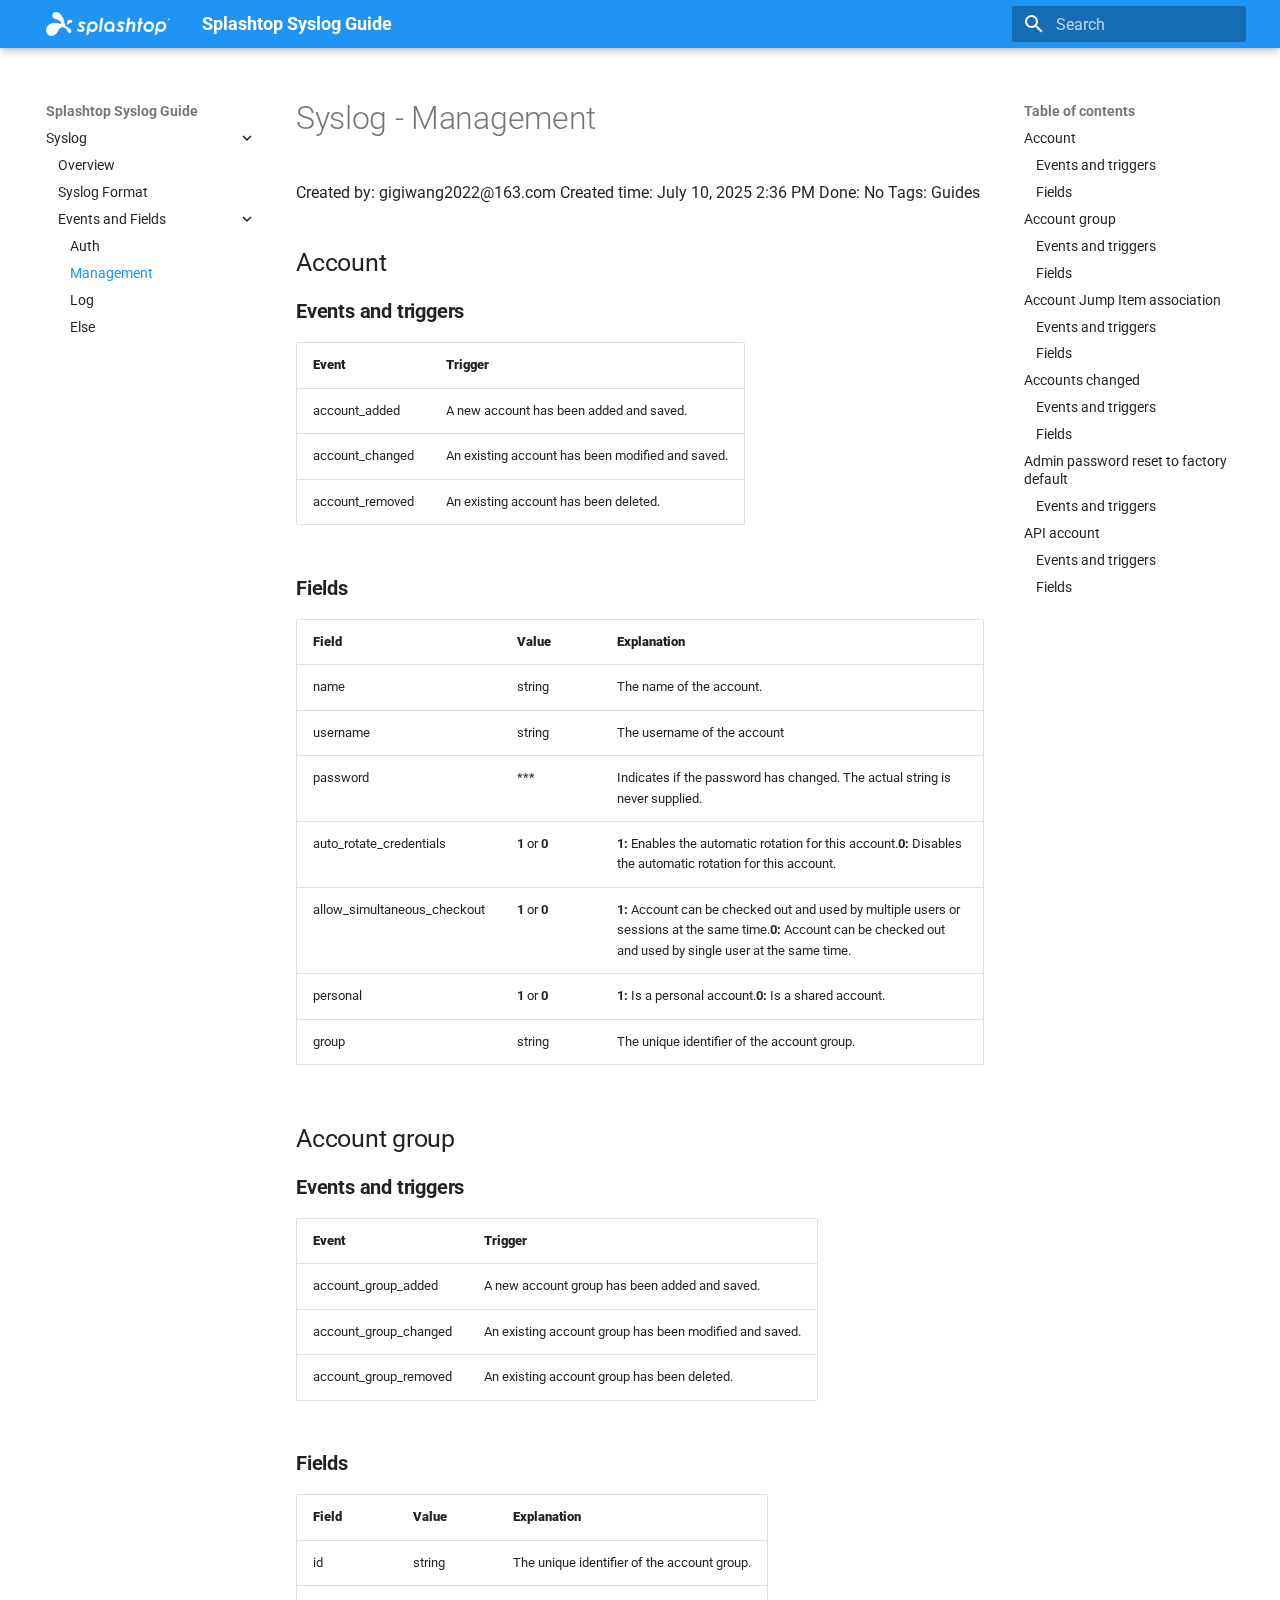
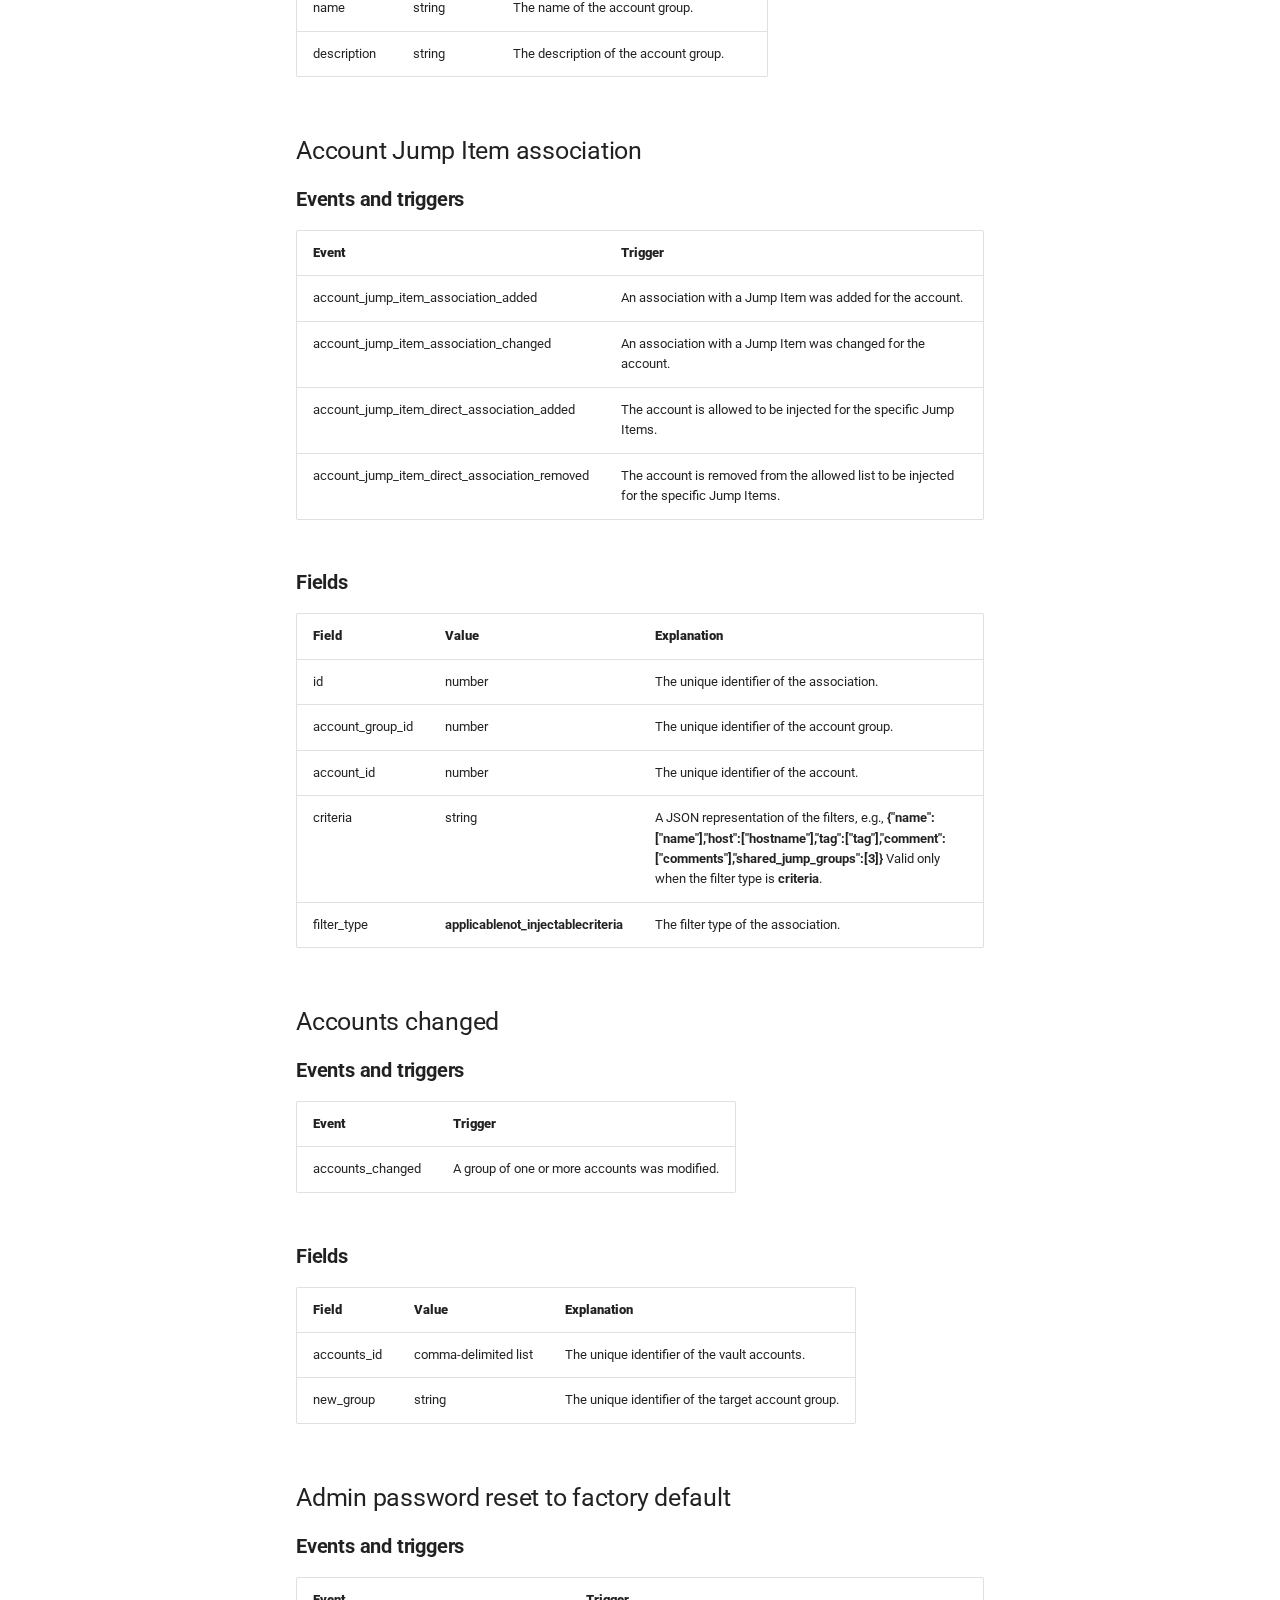
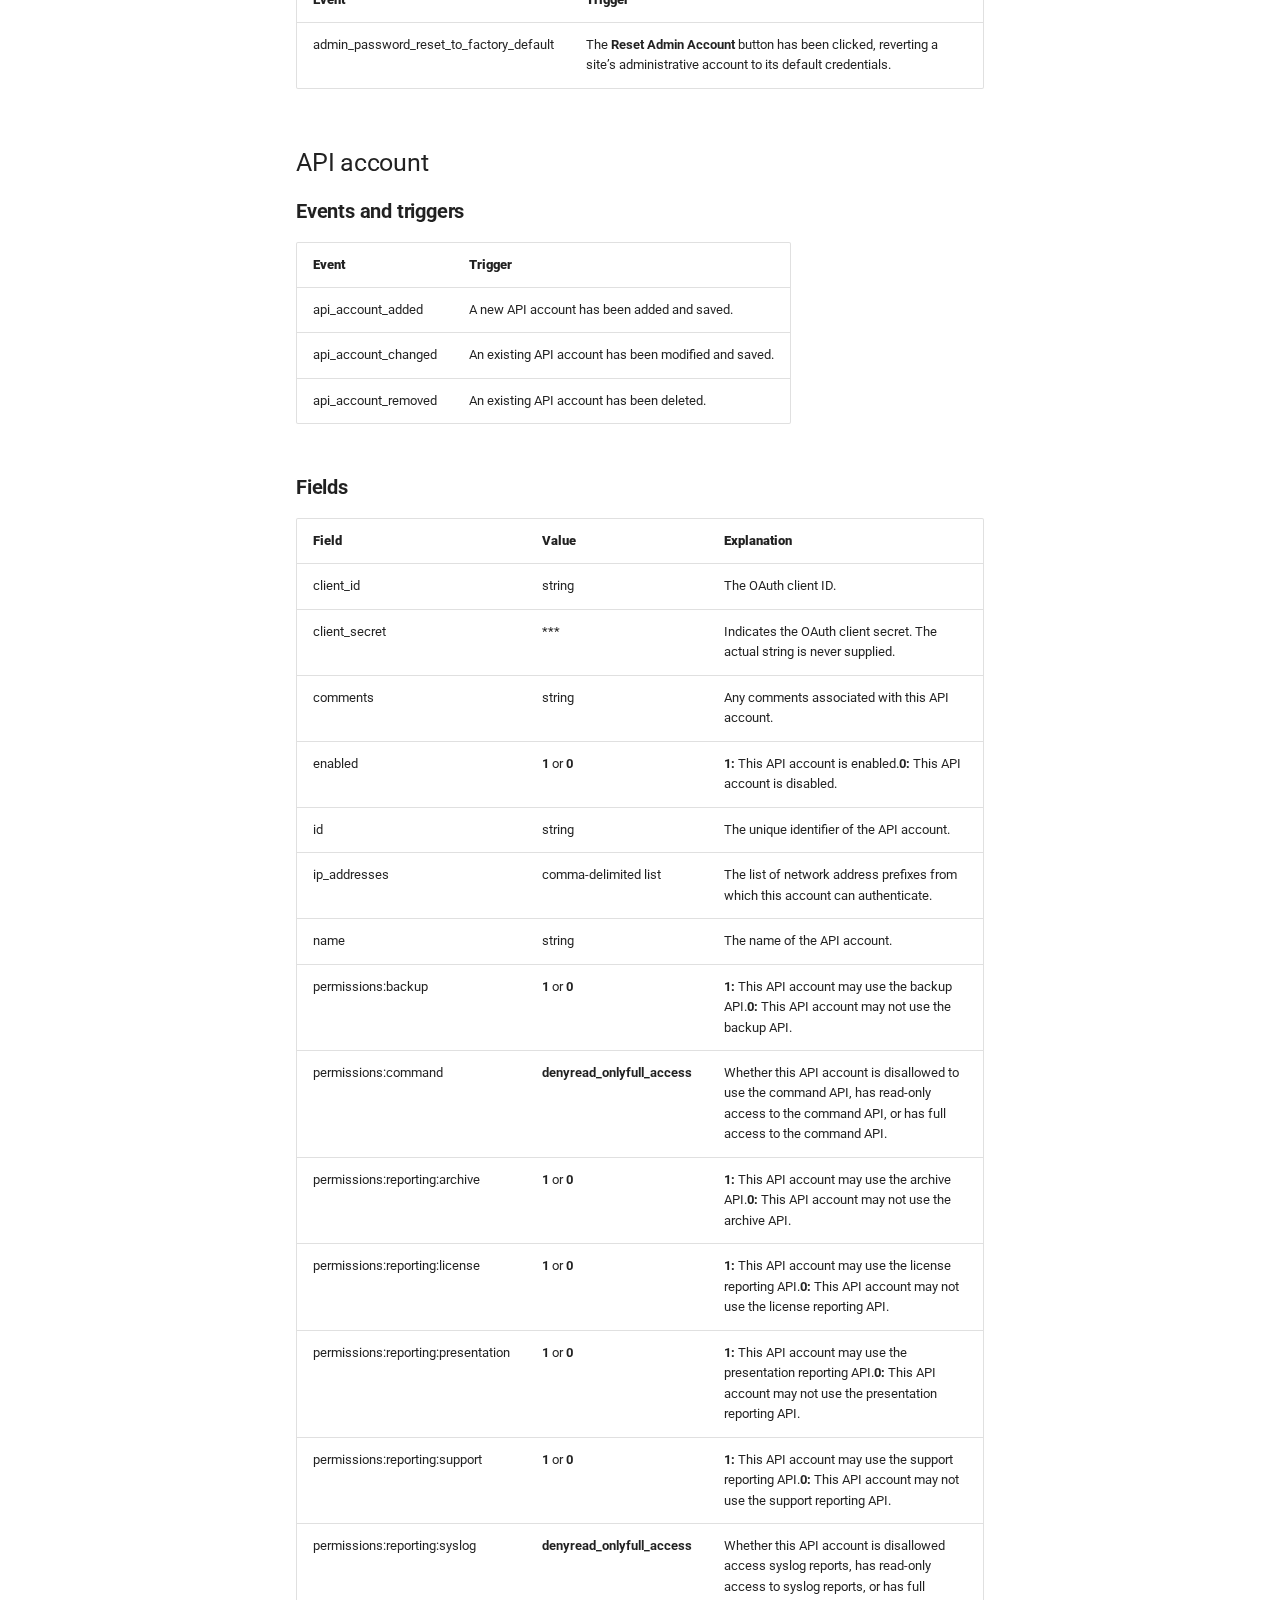
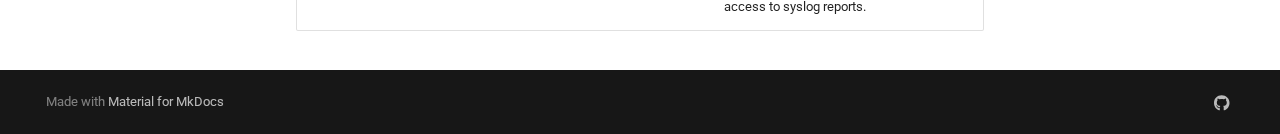
<file: events/Management/index.html>
<!doctype html>
<html lang="en" class="no-js">
  <head>
    
      <meta charset="utf-8">
      <meta name="viewport" content="width=device-width,initial-scale=1">
      
      
      
        <link rel="canonical" href="https://my-syslog-docs.readthedocs.io/events/Management/">
      
      
        <link rel="prev" href="../Auth/">
      
      
        <link rel="next" href="../Log/">
      
      
      <link rel="icon" href="../../assets/shuidi.png">
      <meta name="generator" content="mkdocs-1.6.1, mkdocs-material-9.6.15">
    
    
      
        <title>Management - Splashtop Syslog Guide</title>
      
    
    
      <link rel="stylesheet" href="../../assets/stylesheets/main.342714a4.min.css">
      
        
        <link rel="stylesheet" href="../../assets/stylesheets/palette.06af60db.min.css">
      
      


    
    
      
    
    
      
        
        
        <link rel="preconnect" href="https://fonts.gstatic.com" crossorigin>
        <link rel="stylesheet" href="https://fonts.googleapis.com/css?family=Roboto:300,300i,400,400i,700,700i%7CRoboto+Mono:400,400i,700,700i&display=fallback">
        <style>:root{--md-text-font:"Roboto";--md-code-font:"Roboto Mono"}</style>
      
    
    
    <script>__md_scope=new URL("../..",location),__md_hash=e=>[...e].reduce(((e,_)=>(e<<5)-e+_.charCodeAt(0)),0),__md_get=(e,_=localStorage,t=__md_scope)=>JSON.parse(_.getItem(t.pathname+"."+e)),__md_set=(e,_,t=localStorage,a=__md_scope)=>{try{t.setItem(a.pathname+"."+e,JSON.stringify(_))}catch(e){}}</script>
    
      

    
    
    
  </head>
  
  
    
    
      
    
    
    
    
    <body dir="ltr" data-md-color-scheme="default" data-md-color-primary="blue" data-md-color-accent="light-blue">
  
    
    <input class="md-toggle" data-md-toggle="drawer" type="checkbox" id="__drawer" autocomplete="off">
    <input class="md-toggle" data-md-toggle="search" type="checkbox" id="__search" autocomplete="off">
    <label class="md-overlay" for="__drawer"></label>
    <div data-md-component="skip">
      
        
        <a href="#syslog-management" class="md-skip">
          Skip to content
        </a>
      
    </div>
    <div data-md-component="announce">
      
    </div>
    
    
      

  

<header class="md-header md-header--shadow" data-md-component="header">
  <nav class="md-header__inner md-grid" aria-label="Header">
    <a href="../.." title="Splashtop Syslog Guide" class="md-header__button md-logo" aria-label="Splashtop Syslog Guide" data-md-component="logo">
      
  <img src="../../assets/Logo.png" alt="logo">

    </a>
    <label class="md-header__button md-icon" for="__drawer">
      
      <svg xmlns="http://www.w3.org/2000/svg" viewBox="0 0 24 24"><path d="M3 6h18v2H3zm0 5h18v2H3zm0 5h18v2H3z"/></svg>
    </label>
    <div class="md-header__title" data-md-component="header-title">
      <div class="md-header__ellipsis">
        <div class="md-header__topic">
          <span class="md-ellipsis">
            Splashtop Syslog Guide
          </span>
        </div>
        <div class="md-header__topic" data-md-component="header-topic">
          <span class="md-ellipsis">
            
              Management
            
          </span>
        </div>
      </div>
    </div>
    
      
        <form class="md-header__option" data-md-component="palette">
  
    
    
    
    <input class="md-option" data-md-color-media="" data-md-color-scheme="default" data-md-color-primary="blue" data-md-color-accent="light-blue"  aria-hidden="true"  type="radio" name="__palette" id="__palette_0">
    
  
</form>
      
    
    
      <script>var palette=__md_get("__palette");if(palette&&palette.color){if("(prefers-color-scheme)"===palette.color.media){var media=matchMedia("(prefers-color-scheme: light)"),input=document.querySelector(media.matches?"[data-md-color-media='(prefers-color-scheme: light)']":"[data-md-color-media='(prefers-color-scheme: dark)']");palette.color.media=input.getAttribute("data-md-color-media"),palette.color.scheme=input.getAttribute("data-md-color-scheme"),palette.color.primary=input.getAttribute("data-md-color-primary"),palette.color.accent=input.getAttribute("data-md-color-accent")}for(var[key,value]of Object.entries(palette.color))document.body.setAttribute("data-md-color-"+key,value)}</script>
    
    
    
      
      
        <label class="md-header__button md-icon" for="__search">
          
          <svg xmlns="http://www.w3.org/2000/svg" viewBox="0 0 24 24"><path d="M9.5 3A6.5 6.5 0 0 1 16 9.5c0 1.61-.59 3.09-1.56 4.23l.27.27h.79l5 5-1.5 1.5-5-5v-.79l-.27-.27A6.52 6.52 0 0 1 9.5 16 6.5 6.5 0 0 1 3 9.5 6.5 6.5 0 0 1 9.5 3m0 2C7 5 5 7 5 9.5S7 14 9.5 14 14 12 14 9.5 12 5 9.5 5"/></svg>
        </label>
        <div class="md-search" data-md-component="search" role="dialog">
  <label class="md-search__overlay" for="__search"></label>
  <div class="md-search__inner" role="search">
    <form class="md-search__form" name="search">
      <input type="text" class="md-search__input" name="query" aria-label="Search" placeholder="Search" autocapitalize="off" autocorrect="off" autocomplete="off" spellcheck="false" data-md-component="search-query" required>
      <label class="md-search__icon md-icon" for="__search">
        
        <svg xmlns="http://www.w3.org/2000/svg" viewBox="0 0 24 24"><path d="M9.5 3A6.5 6.5 0 0 1 16 9.5c0 1.61-.59 3.09-1.56 4.23l.27.27h.79l5 5-1.5 1.5-5-5v-.79l-.27-.27A6.52 6.52 0 0 1 9.5 16 6.5 6.5 0 0 1 3 9.5 6.5 6.5 0 0 1 9.5 3m0 2C7 5 5 7 5 9.5S7 14 9.5 14 14 12 14 9.5 12 5 9.5 5"/></svg>
        
        <svg xmlns="http://www.w3.org/2000/svg" viewBox="0 0 24 24"><path d="M20 11v2H8l5.5 5.5-1.42 1.42L4.16 12l7.92-7.92L13.5 5.5 8 11z"/></svg>
      </label>
      <nav class="md-search__options" aria-label="Search">
        
        <button type="reset" class="md-search__icon md-icon" title="Clear" aria-label="Clear" tabindex="-1">
          
          <svg xmlns="http://www.w3.org/2000/svg" viewBox="0 0 24 24"><path d="M19 6.41 17.59 5 12 10.59 6.41 5 5 6.41 10.59 12 5 17.59 6.41 19 12 13.41 17.59 19 19 17.59 13.41 12z"/></svg>
        </button>
      </nav>
      
    </form>
    <div class="md-search__output">
      <div class="md-search__scrollwrap" tabindex="0" data-md-scrollfix>
        <div class="md-search-result" data-md-component="search-result">
          <div class="md-search-result__meta">
            Initializing search
          </div>
          <ol class="md-search-result__list" role="presentation"></ol>
        </div>
      </div>
    </div>
  </div>
</div>
      
    
    
  </nav>
  
</header>
    
    <div class="md-container" data-md-component="container">
      
      
        
          
        
      
      <main class="md-main" data-md-component="main">
        <div class="md-main__inner md-grid">
          
            
              
              <div class="md-sidebar md-sidebar--primary" data-md-component="sidebar" data-md-type="navigation" >
                <div class="md-sidebar__scrollwrap">
                  <div class="md-sidebar__inner">
                    



<nav class="md-nav md-nav--primary" aria-label="Navigation" data-md-level="0">
  <label class="md-nav__title" for="__drawer">
    <a href="../.." title="Splashtop Syslog Guide" class="md-nav__button md-logo" aria-label="Splashtop Syslog Guide" data-md-component="logo">
      
  <img src="../../assets/Logo.png" alt="logo">

    </a>
    Splashtop Syslog Guide
  </label>
  
  <ul class="md-nav__list" data-md-scrollfix>
    
      
      
  
  
    
  
  
  
    
    
    
    
    
    <li class="md-nav__item md-nav__item--active md-nav__item--nested">
      
        
        
        <input class="md-nav__toggle md-toggle " type="checkbox" id="__nav_1" checked>
        
          
          <label class="md-nav__link" for="__nav_1" id="__nav_1_label" tabindex="0">
            
  
  
  <span class="md-ellipsis">
    Syslog
    
  </span>
  

            <span class="md-nav__icon md-icon"></span>
          </label>
        
        <nav class="md-nav" data-md-level="1" aria-labelledby="__nav_1_label" aria-expanded="true">
          <label class="md-nav__title" for="__nav_1">
            <span class="md-nav__icon md-icon"></span>
            Syslog
          </label>
          <ul class="md-nav__list" data-md-scrollfix>
            
              
                
  
  
  
  
    <li class="md-nav__item">
      <a href="../../syslog-events/" class="md-nav__link">
        
  
  
  <span class="md-ellipsis">
    Overview
    
  </span>
  

      </a>
    </li>
  

              
            
              
                
  
  
  
  
    <li class="md-nav__item">
      <a href="../syslog-format/" class="md-nav__link">
        
  
  
  <span class="md-ellipsis">
    Syslog Format
    
  </span>
  

      </a>
    </li>
  

              
            
              
                
  
  
    
  
  
  
    
    
    
    
    
    <li class="md-nav__item md-nav__item--active md-nav__item--nested">
      
        
        
        <input class="md-nav__toggle md-toggle " type="checkbox" id="__nav_1_3" checked>
        
          
          <label class="md-nav__link" for="__nav_1_3" id="__nav_1_3_label" tabindex="0">
            
  
  
  <span class="md-ellipsis">
    Events and Fields
    
  </span>
  

            <span class="md-nav__icon md-icon"></span>
          </label>
        
        <nav class="md-nav" data-md-level="2" aria-labelledby="__nav_1_3_label" aria-expanded="true">
          <label class="md-nav__title" for="__nav_1_3">
            <span class="md-nav__icon md-icon"></span>
            Events and Fields
          </label>
          <ul class="md-nav__list" data-md-scrollfix>
            
              
                
  
  
  
  
    <li class="md-nav__item">
      <a href="../Auth/" class="md-nav__link">
        
  
  
  <span class="md-ellipsis">
    Auth
    
  </span>
  

      </a>
    </li>
  

              
            
              
                
  
  
    
  
  
  
    <li class="md-nav__item md-nav__item--active">
      
      <input class="md-nav__toggle md-toggle" type="checkbox" id="__toc">
      
      
        
      
      
        <label class="md-nav__link md-nav__link--active" for="__toc">
          
  
  
  <span class="md-ellipsis">
    Management
    
  </span>
  

          <span class="md-nav__icon md-icon"></span>
        </label>
      
      <a href="./" class="md-nav__link md-nav__link--active">
        
  
  
  <span class="md-ellipsis">
    Management
    
  </span>
  

      </a>
      
        

<nav class="md-nav md-nav--secondary" aria-label="Table of contents">
  
  
  
    
  
  
    <label class="md-nav__title" for="__toc">
      <span class="md-nav__icon md-icon"></span>
      Table of contents
    </label>
    <ul class="md-nav__list" data-md-component="toc" data-md-scrollfix>
      
        <li class="md-nav__item">
  <a href="#account" class="md-nav__link">
    <span class="md-ellipsis">
      Account
    </span>
  </a>
  
    <nav class="md-nav" aria-label="Account">
      <ul class="md-nav__list">
        
          <li class="md-nav__item">
  <a href="#events-and-triggers" class="md-nav__link">
    <span class="md-ellipsis">
      Events and triggers
    </span>
  </a>
  
</li>
        
          <li class="md-nav__item">
  <a href="#fields" class="md-nav__link">
    <span class="md-ellipsis">
      Fields
    </span>
  </a>
  
</li>
        
      </ul>
    </nav>
  
</li>
      
        <li class="md-nav__item">
  <a href="#account-group" class="md-nav__link">
    <span class="md-ellipsis">
      Account group
    </span>
  </a>
  
    <nav class="md-nav" aria-label="Account group">
      <ul class="md-nav__list">
        
          <li class="md-nav__item">
  <a href="#events-and-triggers_1" class="md-nav__link">
    <span class="md-ellipsis">
      Events and triggers
    </span>
  </a>
  
</li>
        
          <li class="md-nav__item">
  <a href="#fields_1" class="md-nav__link">
    <span class="md-ellipsis">
      Fields
    </span>
  </a>
  
</li>
        
      </ul>
    </nav>
  
</li>
      
        <li class="md-nav__item">
  <a href="#account-jump-item-association" class="md-nav__link">
    <span class="md-ellipsis">
      Account Jump Item association
    </span>
  </a>
  
    <nav class="md-nav" aria-label="Account Jump Item association">
      <ul class="md-nav__list">
        
          <li class="md-nav__item">
  <a href="#events-and-triggers_2" class="md-nav__link">
    <span class="md-ellipsis">
      Events and triggers
    </span>
  </a>
  
</li>
        
          <li class="md-nav__item">
  <a href="#fields_2" class="md-nav__link">
    <span class="md-ellipsis">
      Fields
    </span>
  </a>
  
</li>
        
      </ul>
    </nav>
  
</li>
      
        <li class="md-nav__item">
  <a href="#accounts-changed" class="md-nav__link">
    <span class="md-ellipsis">
      Accounts changed
    </span>
  </a>
  
    <nav class="md-nav" aria-label="Accounts changed">
      <ul class="md-nav__list">
        
          <li class="md-nav__item">
  <a href="#events-and-triggers_3" class="md-nav__link">
    <span class="md-ellipsis">
      Events and triggers
    </span>
  </a>
  
</li>
        
          <li class="md-nav__item">
  <a href="#fields_3" class="md-nav__link">
    <span class="md-ellipsis">
      Fields
    </span>
  </a>
  
</li>
        
      </ul>
    </nav>
  
</li>
      
        <li class="md-nav__item">
  <a href="#admin-password-reset-to-factory-default" class="md-nav__link">
    <span class="md-ellipsis">
      Admin password reset to factory default
    </span>
  </a>
  
    <nav class="md-nav" aria-label="Admin password reset to factory default">
      <ul class="md-nav__list">
        
          <li class="md-nav__item">
  <a href="#events-and-triggers_4" class="md-nav__link">
    <span class="md-ellipsis">
      Events and triggers
    </span>
  </a>
  
</li>
        
      </ul>
    </nav>
  
</li>
      
        <li class="md-nav__item">
  <a href="#api-account" class="md-nav__link">
    <span class="md-ellipsis">
      API account
    </span>
  </a>
  
    <nav class="md-nav" aria-label="API account">
      <ul class="md-nav__list">
        
          <li class="md-nav__item">
  <a href="#events-and-triggers_5" class="md-nav__link">
    <span class="md-ellipsis">
      Events and triggers
    </span>
  </a>
  
</li>
        
          <li class="md-nav__item">
  <a href="#fields_4" class="md-nav__link">
    <span class="md-ellipsis">
      Fields
    </span>
  </a>
  
</li>
        
      </ul>
    </nav>
  
</li>
      
    </ul>
  
</nav>
      
    </li>
  

              
            
              
                
  
  
  
  
    <li class="md-nav__item">
      <a href="../Log/" class="md-nav__link">
        
  
  
  <span class="md-ellipsis">
    Log
    
  </span>
  

      </a>
    </li>
  

              
            
              
                
  
  
  
  
    <li class="md-nav__item">
      <a href="../Syslog%20events%20and%20fields/" class="md-nav__link">
        
  
  
  <span class="md-ellipsis">
    Else
    
  </span>
  

      </a>
    </li>
  

              
            
          </ul>
        </nav>
      
    </li>
  

              
            
          </ul>
        </nav>
      
    </li>
  

    
  </ul>
</nav>
                  </div>
                </div>
              </div>
            
            
              
              <div class="md-sidebar md-sidebar--secondary" data-md-component="sidebar" data-md-type="toc" >
                <div class="md-sidebar__scrollwrap">
                  <div class="md-sidebar__inner">
                    

<nav class="md-nav md-nav--secondary" aria-label="Table of contents">
  
  
  
    
  
  
    <label class="md-nav__title" for="__toc">
      <span class="md-nav__icon md-icon"></span>
      Table of contents
    </label>
    <ul class="md-nav__list" data-md-component="toc" data-md-scrollfix>
      
        <li class="md-nav__item">
  <a href="#account" class="md-nav__link">
    <span class="md-ellipsis">
      Account
    </span>
  </a>
  
    <nav class="md-nav" aria-label="Account">
      <ul class="md-nav__list">
        
          <li class="md-nav__item">
  <a href="#events-and-triggers" class="md-nav__link">
    <span class="md-ellipsis">
      Events and triggers
    </span>
  </a>
  
</li>
        
          <li class="md-nav__item">
  <a href="#fields" class="md-nav__link">
    <span class="md-ellipsis">
      Fields
    </span>
  </a>
  
</li>
        
      </ul>
    </nav>
  
</li>
      
        <li class="md-nav__item">
  <a href="#account-group" class="md-nav__link">
    <span class="md-ellipsis">
      Account group
    </span>
  </a>
  
    <nav class="md-nav" aria-label="Account group">
      <ul class="md-nav__list">
        
          <li class="md-nav__item">
  <a href="#events-and-triggers_1" class="md-nav__link">
    <span class="md-ellipsis">
      Events and triggers
    </span>
  </a>
  
</li>
        
          <li class="md-nav__item">
  <a href="#fields_1" class="md-nav__link">
    <span class="md-ellipsis">
      Fields
    </span>
  </a>
  
</li>
        
      </ul>
    </nav>
  
</li>
      
        <li class="md-nav__item">
  <a href="#account-jump-item-association" class="md-nav__link">
    <span class="md-ellipsis">
      Account Jump Item association
    </span>
  </a>
  
    <nav class="md-nav" aria-label="Account Jump Item association">
      <ul class="md-nav__list">
        
          <li class="md-nav__item">
  <a href="#events-and-triggers_2" class="md-nav__link">
    <span class="md-ellipsis">
      Events and triggers
    </span>
  </a>
  
</li>
        
          <li class="md-nav__item">
  <a href="#fields_2" class="md-nav__link">
    <span class="md-ellipsis">
      Fields
    </span>
  </a>
  
</li>
        
      </ul>
    </nav>
  
</li>
      
        <li class="md-nav__item">
  <a href="#accounts-changed" class="md-nav__link">
    <span class="md-ellipsis">
      Accounts changed
    </span>
  </a>
  
    <nav class="md-nav" aria-label="Accounts changed">
      <ul class="md-nav__list">
        
          <li class="md-nav__item">
  <a href="#events-and-triggers_3" class="md-nav__link">
    <span class="md-ellipsis">
      Events and triggers
    </span>
  </a>
  
</li>
        
          <li class="md-nav__item">
  <a href="#fields_3" class="md-nav__link">
    <span class="md-ellipsis">
      Fields
    </span>
  </a>
  
</li>
        
      </ul>
    </nav>
  
</li>
      
        <li class="md-nav__item">
  <a href="#admin-password-reset-to-factory-default" class="md-nav__link">
    <span class="md-ellipsis">
      Admin password reset to factory default
    </span>
  </a>
  
    <nav class="md-nav" aria-label="Admin password reset to factory default">
      <ul class="md-nav__list">
        
          <li class="md-nav__item">
  <a href="#events-and-triggers_4" class="md-nav__link">
    <span class="md-ellipsis">
      Events and triggers
    </span>
  </a>
  
</li>
        
      </ul>
    </nav>
  
</li>
      
        <li class="md-nav__item">
  <a href="#api-account" class="md-nav__link">
    <span class="md-ellipsis">
      API account
    </span>
  </a>
  
    <nav class="md-nav" aria-label="API account">
      <ul class="md-nav__list">
        
          <li class="md-nav__item">
  <a href="#events-and-triggers_5" class="md-nav__link">
    <span class="md-ellipsis">
      Events and triggers
    </span>
  </a>
  
</li>
        
          <li class="md-nav__item">
  <a href="#fields_4" class="md-nav__link">
    <span class="md-ellipsis">
      Fields
    </span>
  </a>
  
</li>
        
      </ul>
    </nav>
  
</li>
      
    </ul>
  
</nav>
                  </div>
                </div>
              </div>
            
          
          
            <div class="md-content" data-md-component="content">
              <article class="md-content__inner md-typeset">
                
                  



<h1 id="syslog-management">Syslog - Management<a class="headerlink" href="#syslog-management" title="Permanent link">&para;</a></h1>
<p>Created by: gigiwang2022@163.com
Created time: July 10, 2025 2:36 PM
Done: No
Tags: Guides</p>
<h2 id="account"><strong>Account</strong><a class="headerlink" href="#account" title="Permanent link">&para;</a></h2>
<h3 id="events-and-triggers"><strong>Events and triggers</strong><a class="headerlink" href="#events-and-triggers" title="Permanent link">&para;</a></h3>
<table>
<thead>
<tr>
<th><strong>Event</strong></th>
<th><strong>Trigger</strong></th>
</tr>
</thead>
<tbody>
<tr>
<td>account_added</td>
<td>A new account has been added and saved.</td>
</tr>
<tr>
<td>account_changed</td>
<td>An existing account has been modified and saved.</td>
</tr>
<tr>
<td>account_removed</td>
<td>An existing account has been deleted.</td>
</tr>
</tbody>
</table>
<h3 id="fields"><strong>Fields</strong><a class="headerlink" href="#fields" title="Permanent link">&para;</a></h3>
<table>
<thead>
<tr>
<th><strong>Field</strong></th>
<th><strong>Value</strong></th>
<th><strong>Explanation</strong></th>
</tr>
</thead>
<tbody>
<tr>
<td>name</td>
<td>string</td>
<td>The name of the account.</td>
</tr>
<tr>
<td>username</td>
<td>string</td>
<td>The username of the account</td>
</tr>
<tr>
<td>password</td>
<td>***</td>
<td>Indicates if the password has changed. The actual string is never supplied.</td>
</tr>
<tr>
<td>auto_rotate_credentials</td>
<td><strong>1</strong> or <strong>0</strong></td>
<td><strong>1:</strong> Enables the automatic rotation for this account.<strong>0:</strong> Disables the automatic rotation for this account.</td>
</tr>
<tr>
<td>allow_simultaneous_checkout</td>
<td><strong>1</strong> or <strong>0</strong></td>
<td><strong>1:</strong> Account can be checked out and used by multiple users or sessions at the same time.<strong>0:</strong> Account can be checked out and used by single user at the same time.</td>
</tr>
<tr>
<td>personal</td>
<td><strong>1</strong> or <strong>0</strong></td>
<td><strong>1:</strong> Is a personal account.<strong>0:</strong> Is a shared account.</td>
</tr>
<tr>
<td>group</td>
<td>string</td>
<td>The unique identifier of the account group.</td>
</tr>
</tbody>
</table>
<h2 id="account-group"><strong>Account group</strong><a class="headerlink" href="#account-group" title="Permanent link">&para;</a></h2>
<h3 id="events-and-triggers_1"><strong>Events and triggers</strong><a class="headerlink" href="#events-and-triggers_1" title="Permanent link">&para;</a></h3>
<table>
<thead>
<tr>
<th><strong>Event</strong></th>
<th><strong>Trigger</strong></th>
</tr>
</thead>
<tbody>
<tr>
<td>account_group_added</td>
<td>A new account group has been added and saved.</td>
</tr>
<tr>
<td>account_group_changed</td>
<td>An existing account group has been modified and saved.</td>
</tr>
<tr>
<td>account_group_removed</td>
<td>An existing account group has been deleted.</td>
</tr>
</tbody>
</table>
<h3 id="fields_1"><strong>Fields</strong><a class="headerlink" href="#fields_1" title="Permanent link">&para;</a></h3>
<table>
<thead>
<tr>
<th><strong>Field</strong></th>
<th><strong>Value</strong></th>
<th><strong>Explanation</strong></th>
</tr>
</thead>
<tbody>
<tr>
<td>id</td>
<td>string</td>
<td>The unique identifier of the account group.</td>
</tr>
<tr>
<td>name</td>
<td>string</td>
<td>The name of the account group.</td>
</tr>
<tr>
<td>description</td>
<td>string</td>
<td>The description of the account group.</td>
</tr>
</tbody>
</table>
<h2 id="account-jump-item-association"><strong>Account Jump Item association</strong><a class="headerlink" href="#account-jump-item-association" title="Permanent link">&para;</a></h2>
<h3 id="events-and-triggers_2"><strong>Events and triggers</strong><a class="headerlink" href="#events-and-triggers_2" title="Permanent link">&para;</a></h3>
<table>
<thead>
<tr>
<th><strong>Event</strong></th>
<th><strong>Trigger</strong></th>
</tr>
</thead>
<tbody>
<tr>
<td>account_jump_item_association_added</td>
<td>An association with a Jump Item was added for the account.</td>
</tr>
<tr>
<td>account_jump_item_association_changed</td>
<td>An association with a Jump Item was changed for the account.</td>
</tr>
<tr>
<td>account_jump_item_direct_association_added</td>
<td>The account is allowed to be injected for the specific Jump Items.</td>
</tr>
<tr>
<td>account_jump_item_direct_association_removed</td>
<td>The account is removed from the allowed list to be injected for the specific Jump Items.</td>
</tr>
</tbody>
</table>
<h3 id="fields_2"><strong>Fields</strong><a class="headerlink" href="#fields_2" title="Permanent link">&para;</a></h3>
<table>
<thead>
<tr>
<th><strong>Field</strong></th>
<th><strong>Value</strong></th>
<th><strong>Explanation</strong></th>
</tr>
</thead>
<tbody>
<tr>
<td>id</td>
<td>number</td>
<td>The unique identifier of the association.</td>
</tr>
<tr>
<td>account_group_id</td>
<td>number</td>
<td>The unique identifier of the account group.</td>
</tr>
<tr>
<td>account_id</td>
<td>number</td>
<td>The unique identifier of the account.</td>
</tr>
<tr>
<td>criteria</td>
<td>string</td>
<td>A JSON representation of the filters, e.g., <strong>{"name":["name"],"host":["hostname"],"tag":["tag"],"comment":["comments"],"shared_jump_groups":[3]}</strong> Valid only when the filter type is <strong>criteria</strong>.</td>
</tr>
<tr>
<td>filter_type</td>
<td><strong>applicablenot_injectablecriteria</strong></td>
<td>The filter type of the association.</td>
</tr>
</tbody>
</table>
<h2 id="accounts-changed"><strong>Accounts changed</strong><a class="headerlink" href="#accounts-changed" title="Permanent link">&para;</a></h2>
<h3 id="events-and-triggers_3"><strong>Events and triggers</strong><a class="headerlink" href="#events-and-triggers_3" title="Permanent link">&para;</a></h3>
<table>
<thead>
<tr>
<th><strong>Event</strong></th>
<th><strong>Trigger</strong></th>
</tr>
</thead>
<tbody>
<tr>
<td>accounts_changed</td>
<td>A group of one or more accounts was modified.</td>
</tr>
</tbody>
</table>
<h3 id="fields_3"><strong>Fields</strong><a class="headerlink" href="#fields_3" title="Permanent link">&para;</a></h3>
<table>
<thead>
<tr>
<th><strong>Field</strong></th>
<th><strong>Value</strong></th>
<th><strong>Explanation</strong></th>
</tr>
</thead>
<tbody>
<tr>
<td>accounts_id</td>
<td>comma-delimited list</td>
<td>The unique identifier of the vault accounts.</td>
</tr>
<tr>
<td>new_group</td>
<td>string</td>
<td>The unique identifier of the target account group.</td>
</tr>
</tbody>
</table>
<h2 id="admin-password-reset-to-factory-default"><strong>Admin password reset to factory default</strong><a class="headerlink" href="#admin-password-reset-to-factory-default" title="Permanent link">&para;</a></h2>
<h3 id="events-and-triggers_4"><strong>Events and triggers</strong><a class="headerlink" href="#events-and-triggers_4" title="Permanent link">&para;</a></h3>
<table>
<thead>
<tr>
<th><strong>Event</strong></th>
<th><strong>Trigger</strong></th>
</tr>
</thead>
<tbody>
<tr>
<td>admin_password_reset_to_factory_default</td>
<td>The <strong>Reset Admin Account</strong> button has been clicked, reverting a site’s administrative account to its default credentials.</td>
</tr>
</tbody>
</table>
<h2 id="api-account"><strong>API account</strong><a class="headerlink" href="#api-account" title="Permanent link">&para;</a></h2>
<h3 id="events-and-triggers_5"><strong>Events and triggers</strong><a class="headerlink" href="#events-and-triggers_5" title="Permanent link">&para;</a></h3>
<table>
<thead>
<tr>
<th><strong>Event</strong></th>
<th><strong>Trigger</strong></th>
</tr>
</thead>
<tbody>
<tr>
<td>api_account_added</td>
<td>A new API account has been added and saved.</td>
</tr>
<tr>
<td>api_account_changed</td>
<td>An existing API account has been modified and saved.</td>
</tr>
<tr>
<td>api_account_removed</td>
<td>An existing API account has been deleted.</td>
</tr>
</tbody>
</table>
<h3 id="fields_4"><strong>Fields</strong><a class="headerlink" href="#fields_4" title="Permanent link">&para;</a></h3>
<table>
<thead>
<tr>
<th><strong>Field</strong></th>
<th><strong>Value</strong></th>
<th><strong>Explanation</strong></th>
</tr>
</thead>
<tbody>
<tr>
<td>client_id</td>
<td>string</td>
<td>The OAuth client ID.</td>
</tr>
<tr>
<td>client_secret</td>
<td>***</td>
<td>Indicates the OAuth client secret. The actual string is never supplied.</td>
</tr>
<tr>
<td>comments</td>
<td>string</td>
<td>Any comments associated with this API account.</td>
</tr>
<tr>
<td>enabled</td>
<td><strong>1</strong> or <strong>0</strong></td>
<td><strong>1:</strong> This API account is enabled.<strong>0:</strong> This API account is disabled.</td>
</tr>
<tr>
<td>id</td>
<td>string</td>
<td>The unique identifier of the API account.</td>
</tr>
<tr>
<td>ip_addresses</td>
<td>comma-delimited list</td>
<td>The list of network address prefixes from which this account can authenticate.</td>
</tr>
<tr>
<td>name</td>
<td>string</td>
<td>The name of the API account.</td>
</tr>
<tr>
<td>permissions:backup</td>
<td><strong>1</strong> or <strong>0</strong></td>
<td><strong>1:</strong> This API account may use the backup API.<strong>0:</strong> This API account may not use the backup API.</td>
</tr>
<tr>
<td>permissions:command</td>
<td><strong>denyread_onlyfull_access</strong></td>
<td>Whether this API account is disallowed to use the command API, has read-only access to the command API, or has full access to the command API.</td>
</tr>
<tr>
<td>permissions:reporting:archive</td>
<td><strong>1</strong> or <strong>0</strong></td>
<td><strong>1:</strong> This API account may use the archive API.<strong>0:</strong> This API account may not use the archive API.</td>
</tr>
<tr>
<td>permissions:reporting:license</td>
<td><strong>1</strong> or <strong>0</strong></td>
<td><strong>1:</strong> This API account may use the license reporting API.<strong>0:</strong> This API account may not use the license reporting API.</td>
</tr>
<tr>
<td>permissions:reporting:presentation</td>
<td><strong>1</strong> or <strong>0</strong></td>
<td><strong>1:</strong> This API account may use the presentation reporting API.<strong>0:</strong> This API account may not use the presentation reporting API.</td>
</tr>
<tr>
<td>permissions:reporting:support</td>
<td><strong>1</strong> or <strong>0</strong></td>
<td><strong>1:</strong> This API account may use the support reporting API.<strong>0:</strong> This API account may not use the support reporting API.</td>
</tr>
<tr>
<td>permissions:reporting:syslog</td>
<td><strong>denyread_onlyfull_access</strong></td>
<td>Whether this API account is disallowed access syslog reports, has read-only access to syslog reports, or has full access to syslog reports.</td>
</tr>
</tbody>
</table>












                
              </article>
            </div>
          
          
<script>var target=document.getElementById(location.hash.slice(1));target&&target.name&&(target.checked=target.name.startsWith("__tabbed_"))</script>
        </div>
        
      </main>
      
        <footer class="md-footer">
  
  <div class="md-footer-meta md-typeset">
    <div class="md-footer-meta__inner md-grid">
      <div class="md-copyright">
  
  
    Made with
    <a href="https://squidfunk.github.io/mkdocs-material/" target="_blank" rel="noopener">
      Material for MkDocs
    </a>
  
</div>
      
        <div class="md-social">
  
    
    
    
    
      
      
    
    <a href="https://github.com/little-potato/my-syslog-docs" target="_blank" rel="noopener" title="github.com" class="md-social__link">
      <svg xmlns="http://www.w3.org/2000/svg" viewBox="0 0 496 512"><!--! Font Awesome Free 6.7.2 by @fontawesome - https://fontawesome.com License - https://fontawesome.com/license/free (Icons: CC BY 4.0, Fonts: SIL OFL 1.1, Code: MIT License) Copyright 2024 Fonticons, Inc.--><path d="M165.9 397.4c0 2-2.3 3.6-5.2 3.6-3.3.3-5.6-1.3-5.6-3.6 0-2 2.3-3.6 5.2-3.6 3-.3 5.6 1.3 5.6 3.6m-31.1-4.5c-.7 2 1.3 4.3 4.3 4.9 2.6 1 5.6 0 6.2-2s-1.3-4.3-4.3-5.2c-2.6-.7-5.5.3-6.2 2.3m44.2-1.7c-2.9.7-4.9 2.6-4.6 4.9.3 2 2.9 3.3 5.9 2.6 2.9-.7 4.9-2.6 4.6-4.6-.3-1.9-3-3.2-5.9-2.9M244.8 8C106.1 8 0 113.3 0 252c0 110.9 69.8 205.8 169.5 239.2 12.8 2.3 17.3-5.6 17.3-12.1 0-6.2-.3-40.4-.3-61.4 0 0-70 15-84.7-29.8 0 0-11.4-29.1-27.8-36.6 0 0-22.9-15.7 1.6-15.4 0 0 24.9 2 38.6 25.8 21.9 38.6 58.6 27.5 72.9 20.9 2.3-16 8.8-27.1 16-33.7-55.9-6.2-112.3-14.3-112.3-110.5 0-27.5 7.6-41.3 23.6-58.9-2.6-6.5-11.1-33.3 2.6-67.9 20.9-6.5 69 27 69 27 20-5.6 41.5-8.5 62.8-8.5s42.8 2.9 62.8 8.5c0 0 48.1-33.6 69-27 13.7 34.7 5.2 61.4 2.6 67.9 16 17.7 25.8 31.5 25.8 58.9 0 96.5-58.9 104.2-114.8 110.5 9.2 7.9 17 22.9 17 46.4 0 33.7-.3 75.4-.3 83.6 0 6.5 4.6 14.4 17.3 12.1C428.2 457.8 496 362.9 496 252 496 113.3 383.5 8 244.8 8M97.2 352.9c-1.3 1-1 3.3.7 5.2 1.6 1.6 3.9 2.3 5.2 1 1.3-1 1-3.3-.7-5.2-1.6-1.6-3.9-2.3-5.2-1m-10.8-8.1c-.7 1.3.3 2.9 2.3 3.9 1.6 1 3.6.7 4.3-.7.7-1.3-.3-2.9-2.3-3.9-2-.6-3.6-.3-4.3.7m32.4 35.6c-1.6 1.3-1 4.3 1.3 6.2 2.3 2.3 5.2 2.6 6.5 1 1.3-1.3.7-4.3-1.3-6.2-2.2-2.3-5.2-2.6-6.5-1m-11.4-14.7c-1.6 1-1.6 3.6 0 5.9s4.3 3.3 5.6 2.3c1.6-1.3 1.6-3.9 0-6.2-1.4-2.3-4-3.3-5.6-2"/></svg>
    </a>
  
</div>
      
    </div>
  </div>
</footer>
      
    </div>
    <div class="md-dialog" data-md-component="dialog">
      <div class="md-dialog__inner md-typeset"></div>
    </div>
    
    
    
      
      <script id="__config" type="application/json">{"base": "../..", "features": ["navigation.instant", "navigation.expand", "content.code.annotate"], "search": "../../assets/javascripts/workers/search.d50fe291.min.js", "tags": null, "translations": {"clipboard.copied": "Copied to clipboard", "clipboard.copy": "Copy to clipboard", "search.result.more.one": "1 more on this page", "search.result.more.other": "# more on this page", "search.result.none": "No matching documents", "search.result.one": "1 matching document", "search.result.other": "# matching documents", "search.result.placeholder": "Type to start searching", "search.result.term.missing": "Missing", "select.version": "Select version"}, "version": null}</script>
    
    
      <script src="../../assets/javascripts/bundle.56ea9cef.min.js"></script>
      
    
  </body>
</html>
</file>
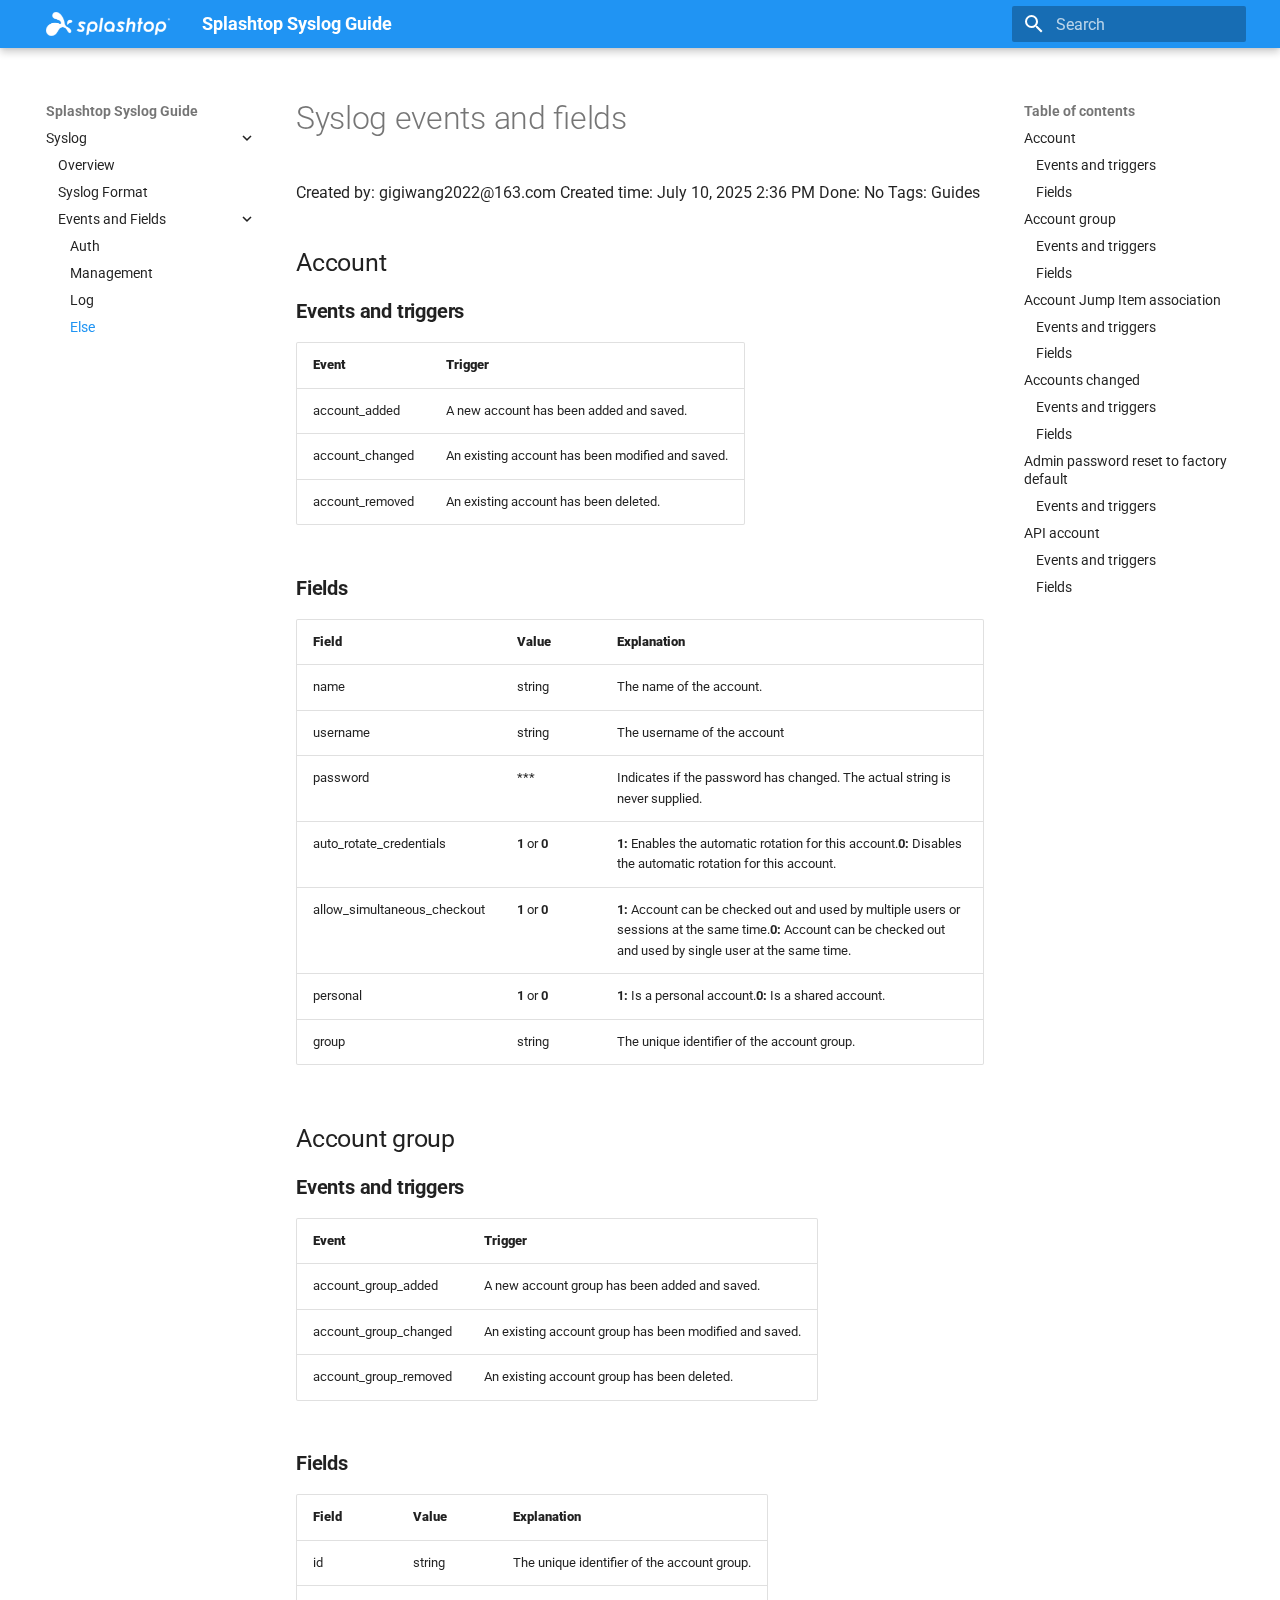
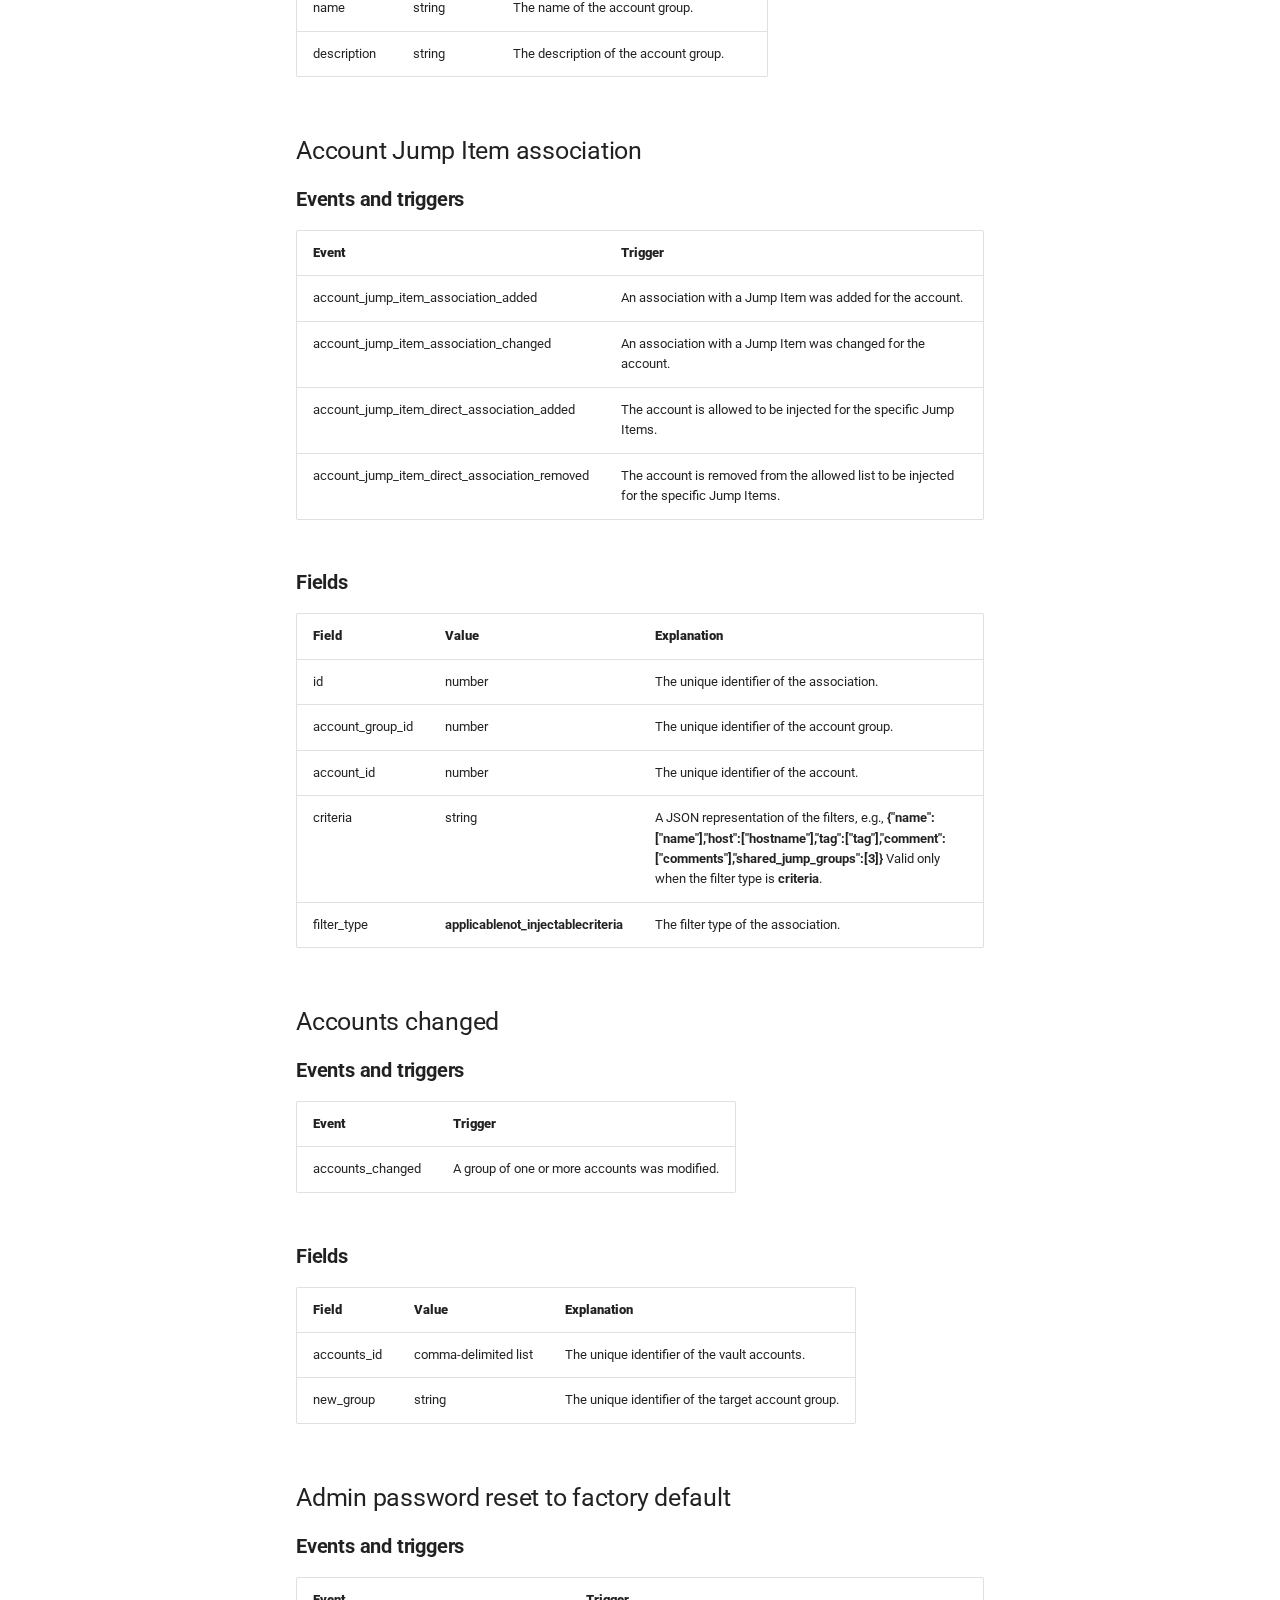
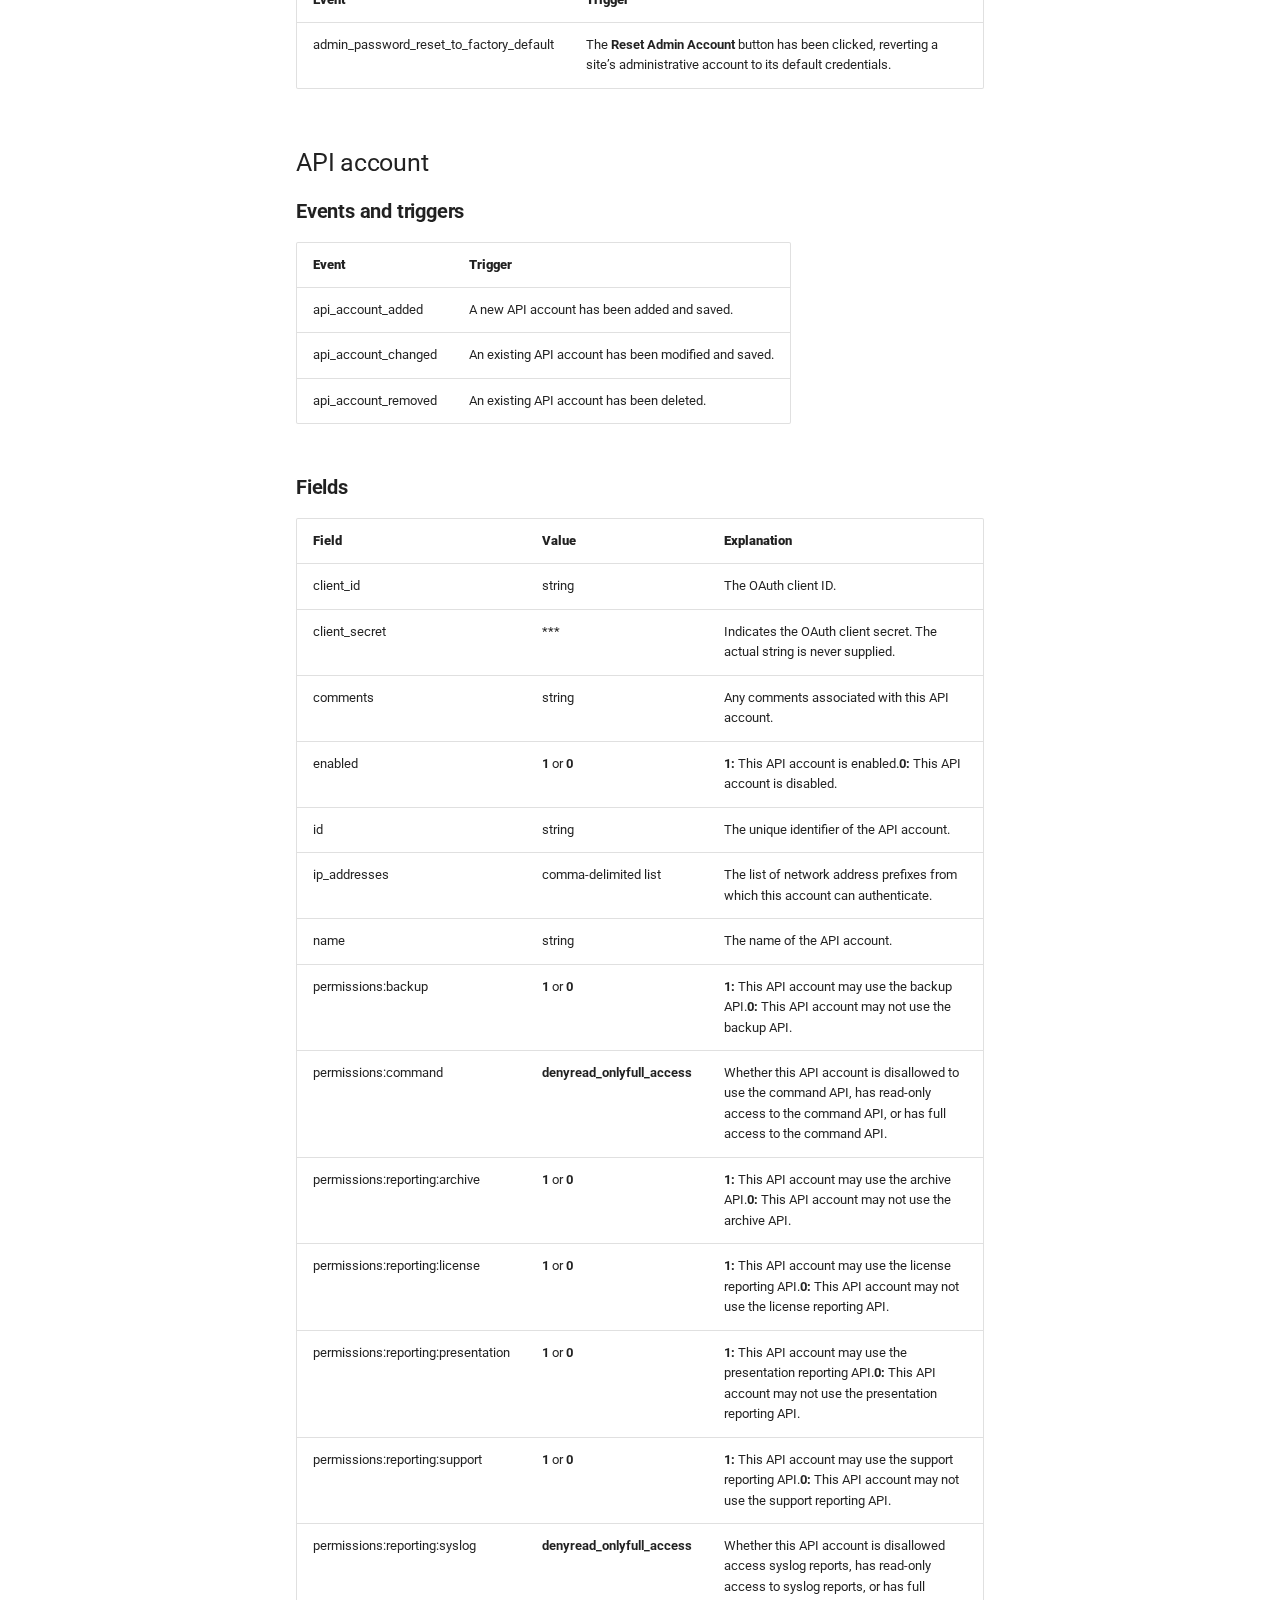
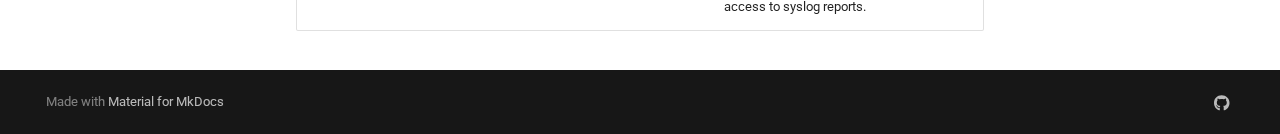
<file: events/Syslog events and fields/index.html>
<!doctype html>
<html lang="en" class="no-js">
  <head>
    
      <meta charset="utf-8">
      <meta name="viewport" content="width=device-width,initial-scale=1">
      
      
      
        <link rel="canonical" href="https://my-syslog-docs.readthedocs.io/events/Syslog%20events%20and%20fields/">
      
      
        <link rel="prev" href="../Log/">
      
      
      
      <link rel="icon" href="../../assets/shuidi.png">
      <meta name="generator" content="mkdocs-1.6.1, mkdocs-material-9.6.15">
    
    
      
        <title>Else - Splashtop Syslog Guide</title>
      
    
    
      <link rel="stylesheet" href="../../assets/stylesheets/main.342714a4.min.css">
      
        
        <link rel="stylesheet" href="../../assets/stylesheets/palette.06af60db.min.css">
      
      


    
    
      
    
    
      
        
        
        <link rel="preconnect" href="https://fonts.gstatic.com" crossorigin>
        <link rel="stylesheet" href="https://fonts.googleapis.com/css?family=Roboto:300,300i,400,400i,700,700i%7CRoboto+Mono:400,400i,700,700i&display=fallback">
        <style>:root{--md-text-font:"Roboto";--md-code-font:"Roboto Mono"}</style>
      
    
    
    <script>__md_scope=new URL("../..",location),__md_hash=e=>[...e].reduce(((e,_)=>(e<<5)-e+_.charCodeAt(0)),0),__md_get=(e,_=localStorage,t=__md_scope)=>JSON.parse(_.getItem(t.pathname+"."+e)),__md_set=(e,_,t=localStorage,a=__md_scope)=>{try{t.setItem(a.pathname+"."+e,JSON.stringify(_))}catch(e){}}</script>
    
      

    
    
    
  </head>
  
  
    
    
      
    
    
    
    
    <body dir="ltr" data-md-color-scheme="default" data-md-color-primary="blue" data-md-color-accent="light-blue">
  
    
    <input class="md-toggle" data-md-toggle="drawer" type="checkbox" id="__drawer" autocomplete="off">
    <input class="md-toggle" data-md-toggle="search" type="checkbox" id="__search" autocomplete="off">
    <label class="md-overlay" for="__drawer"></label>
    <div data-md-component="skip">
      
        
        <a href="#syslog-events-and-fields" class="md-skip">
          Skip to content
        </a>
      
    </div>
    <div data-md-component="announce">
      
    </div>
    
    
      

  

<header class="md-header md-header--shadow" data-md-component="header">
  <nav class="md-header__inner md-grid" aria-label="Header">
    <a href="../.." title="Splashtop Syslog Guide" class="md-header__button md-logo" aria-label="Splashtop Syslog Guide" data-md-component="logo">
      
  <img src="../../assets/Logo.png" alt="logo">

    </a>
    <label class="md-header__button md-icon" for="__drawer">
      
      <svg xmlns="http://www.w3.org/2000/svg" viewBox="0 0 24 24"><path d="M3 6h18v2H3zm0 5h18v2H3zm0 5h18v2H3z"/></svg>
    </label>
    <div class="md-header__title" data-md-component="header-title">
      <div class="md-header__ellipsis">
        <div class="md-header__topic">
          <span class="md-ellipsis">
            Splashtop Syslog Guide
          </span>
        </div>
        <div class="md-header__topic" data-md-component="header-topic">
          <span class="md-ellipsis">
            
              Else
            
          </span>
        </div>
      </div>
    </div>
    
      
        <form class="md-header__option" data-md-component="palette">
  
    
    
    
    <input class="md-option" data-md-color-media="" data-md-color-scheme="default" data-md-color-primary="blue" data-md-color-accent="light-blue"  aria-hidden="true"  type="radio" name="__palette" id="__palette_0">
    
  
</form>
      
    
    
      <script>var palette=__md_get("__palette");if(palette&&palette.color){if("(prefers-color-scheme)"===palette.color.media){var media=matchMedia("(prefers-color-scheme: light)"),input=document.querySelector(media.matches?"[data-md-color-media='(prefers-color-scheme: light)']":"[data-md-color-media='(prefers-color-scheme: dark)']");palette.color.media=input.getAttribute("data-md-color-media"),palette.color.scheme=input.getAttribute("data-md-color-scheme"),palette.color.primary=input.getAttribute("data-md-color-primary"),palette.color.accent=input.getAttribute("data-md-color-accent")}for(var[key,value]of Object.entries(palette.color))document.body.setAttribute("data-md-color-"+key,value)}</script>
    
    
    
      
      
        <label class="md-header__button md-icon" for="__search">
          
          <svg xmlns="http://www.w3.org/2000/svg" viewBox="0 0 24 24"><path d="M9.5 3A6.5 6.5 0 0 1 16 9.5c0 1.61-.59 3.09-1.56 4.23l.27.27h.79l5 5-1.5 1.5-5-5v-.79l-.27-.27A6.52 6.52 0 0 1 9.5 16 6.5 6.5 0 0 1 3 9.5 6.5 6.5 0 0 1 9.5 3m0 2C7 5 5 7 5 9.5S7 14 9.5 14 14 12 14 9.5 12 5 9.5 5"/></svg>
        </label>
        <div class="md-search" data-md-component="search" role="dialog">
  <label class="md-search__overlay" for="__search"></label>
  <div class="md-search__inner" role="search">
    <form class="md-search__form" name="search">
      <input type="text" class="md-search__input" name="query" aria-label="Search" placeholder="Search" autocapitalize="off" autocorrect="off" autocomplete="off" spellcheck="false" data-md-component="search-query" required>
      <label class="md-search__icon md-icon" for="__search">
        
        <svg xmlns="http://www.w3.org/2000/svg" viewBox="0 0 24 24"><path d="M9.5 3A6.5 6.5 0 0 1 16 9.5c0 1.61-.59 3.09-1.56 4.23l.27.27h.79l5 5-1.5 1.5-5-5v-.79l-.27-.27A6.52 6.52 0 0 1 9.5 16 6.5 6.5 0 0 1 3 9.5 6.5 6.5 0 0 1 9.5 3m0 2C7 5 5 7 5 9.5S7 14 9.5 14 14 12 14 9.5 12 5 9.5 5"/></svg>
        
        <svg xmlns="http://www.w3.org/2000/svg" viewBox="0 0 24 24"><path d="M20 11v2H8l5.5 5.5-1.42 1.42L4.16 12l7.92-7.92L13.5 5.5 8 11z"/></svg>
      </label>
      <nav class="md-search__options" aria-label="Search">
        
        <button type="reset" class="md-search__icon md-icon" title="Clear" aria-label="Clear" tabindex="-1">
          
          <svg xmlns="http://www.w3.org/2000/svg" viewBox="0 0 24 24"><path d="M19 6.41 17.59 5 12 10.59 6.41 5 5 6.41 10.59 12 5 17.59 6.41 19 12 13.41 17.59 19 19 17.59 13.41 12z"/></svg>
        </button>
      </nav>
      
    </form>
    <div class="md-search__output">
      <div class="md-search__scrollwrap" tabindex="0" data-md-scrollfix>
        <div class="md-search-result" data-md-component="search-result">
          <div class="md-search-result__meta">
            Initializing search
          </div>
          <ol class="md-search-result__list" role="presentation"></ol>
        </div>
      </div>
    </div>
  </div>
</div>
      
    
    
  </nav>
  
</header>
    
    <div class="md-container" data-md-component="container">
      
      
        
          
        
      
      <main class="md-main" data-md-component="main">
        <div class="md-main__inner md-grid">
          
            
              
              <div class="md-sidebar md-sidebar--primary" data-md-component="sidebar" data-md-type="navigation" >
                <div class="md-sidebar__scrollwrap">
                  <div class="md-sidebar__inner">
                    



<nav class="md-nav md-nav--primary" aria-label="Navigation" data-md-level="0">
  <label class="md-nav__title" for="__drawer">
    <a href="../.." title="Splashtop Syslog Guide" class="md-nav__button md-logo" aria-label="Splashtop Syslog Guide" data-md-component="logo">
      
  <img src="../../assets/Logo.png" alt="logo">

    </a>
    Splashtop Syslog Guide
  </label>
  
  <ul class="md-nav__list" data-md-scrollfix>
    
      
      
  
  
    
  
  
  
    
    
    
    
    
    <li class="md-nav__item md-nav__item--active md-nav__item--nested">
      
        
        
        <input class="md-nav__toggle md-toggle " type="checkbox" id="__nav_1" checked>
        
          
          <label class="md-nav__link" for="__nav_1" id="__nav_1_label" tabindex="0">
            
  
  
  <span class="md-ellipsis">
    Syslog
    
  </span>
  

            <span class="md-nav__icon md-icon"></span>
          </label>
        
        <nav class="md-nav" data-md-level="1" aria-labelledby="__nav_1_label" aria-expanded="true">
          <label class="md-nav__title" for="__nav_1">
            <span class="md-nav__icon md-icon"></span>
            Syslog
          </label>
          <ul class="md-nav__list" data-md-scrollfix>
            
              
                
  
  
  
  
    <li class="md-nav__item">
      <a href="../../syslog-events/" class="md-nav__link">
        
  
  
  <span class="md-ellipsis">
    Overview
    
  </span>
  

      </a>
    </li>
  

              
            
              
                
  
  
  
  
    <li class="md-nav__item">
      <a href="../syslog-format/" class="md-nav__link">
        
  
  
  <span class="md-ellipsis">
    Syslog Format
    
  </span>
  

      </a>
    </li>
  

              
            
              
                
  
  
    
  
  
  
    
    
    
    
    
    <li class="md-nav__item md-nav__item--active md-nav__item--nested">
      
        
        
        <input class="md-nav__toggle md-toggle " type="checkbox" id="__nav_1_3" checked>
        
          
          <label class="md-nav__link" for="__nav_1_3" id="__nav_1_3_label" tabindex="0">
            
  
  
  <span class="md-ellipsis">
    Events and Fields
    
  </span>
  

            <span class="md-nav__icon md-icon"></span>
          </label>
        
        <nav class="md-nav" data-md-level="2" aria-labelledby="__nav_1_3_label" aria-expanded="true">
          <label class="md-nav__title" for="__nav_1_3">
            <span class="md-nav__icon md-icon"></span>
            Events and Fields
          </label>
          <ul class="md-nav__list" data-md-scrollfix>
            
              
                
  
  
  
  
    <li class="md-nav__item">
      <a href="../Auth/" class="md-nav__link">
        
  
  
  <span class="md-ellipsis">
    Auth
    
  </span>
  

      </a>
    </li>
  

              
            
              
                
  
  
  
  
    <li class="md-nav__item">
      <a href="../Management/" class="md-nav__link">
        
  
  
  <span class="md-ellipsis">
    Management
    
  </span>
  

      </a>
    </li>
  

              
            
              
                
  
  
  
  
    <li class="md-nav__item">
      <a href="../Log/" class="md-nav__link">
        
  
  
  <span class="md-ellipsis">
    Log
    
  </span>
  

      </a>
    </li>
  

              
            
              
                
  
  
    
  
  
  
    <li class="md-nav__item md-nav__item--active">
      
      <input class="md-nav__toggle md-toggle" type="checkbox" id="__toc">
      
      
        
      
      
        <label class="md-nav__link md-nav__link--active" for="__toc">
          
  
  
  <span class="md-ellipsis">
    Else
    
  </span>
  

          <span class="md-nav__icon md-icon"></span>
        </label>
      
      <a href="./" class="md-nav__link md-nav__link--active">
        
  
  
  <span class="md-ellipsis">
    Else
    
  </span>
  

      </a>
      
        

<nav class="md-nav md-nav--secondary" aria-label="Table of contents">
  
  
  
    
  
  
    <label class="md-nav__title" for="__toc">
      <span class="md-nav__icon md-icon"></span>
      Table of contents
    </label>
    <ul class="md-nav__list" data-md-component="toc" data-md-scrollfix>
      
        <li class="md-nav__item">
  <a href="#account" class="md-nav__link">
    <span class="md-ellipsis">
      Account
    </span>
  </a>
  
    <nav class="md-nav" aria-label="Account">
      <ul class="md-nav__list">
        
          <li class="md-nav__item">
  <a href="#events-and-triggers" class="md-nav__link">
    <span class="md-ellipsis">
      Events and triggers
    </span>
  </a>
  
</li>
        
          <li class="md-nav__item">
  <a href="#fields" class="md-nav__link">
    <span class="md-ellipsis">
      Fields
    </span>
  </a>
  
</li>
        
      </ul>
    </nav>
  
</li>
      
        <li class="md-nav__item">
  <a href="#account-group" class="md-nav__link">
    <span class="md-ellipsis">
      Account group
    </span>
  </a>
  
    <nav class="md-nav" aria-label="Account group">
      <ul class="md-nav__list">
        
          <li class="md-nav__item">
  <a href="#events-and-triggers_1" class="md-nav__link">
    <span class="md-ellipsis">
      Events and triggers
    </span>
  </a>
  
</li>
        
          <li class="md-nav__item">
  <a href="#fields_1" class="md-nav__link">
    <span class="md-ellipsis">
      Fields
    </span>
  </a>
  
</li>
        
      </ul>
    </nav>
  
</li>
      
        <li class="md-nav__item">
  <a href="#account-jump-item-association" class="md-nav__link">
    <span class="md-ellipsis">
      Account Jump Item association
    </span>
  </a>
  
    <nav class="md-nav" aria-label="Account Jump Item association">
      <ul class="md-nav__list">
        
          <li class="md-nav__item">
  <a href="#events-and-triggers_2" class="md-nav__link">
    <span class="md-ellipsis">
      Events and triggers
    </span>
  </a>
  
</li>
        
          <li class="md-nav__item">
  <a href="#fields_2" class="md-nav__link">
    <span class="md-ellipsis">
      Fields
    </span>
  </a>
  
</li>
        
      </ul>
    </nav>
  
</li>
      
        <li class="md-nav__item">
  <a href="#accounts-changed" class="md-nav__link">
    <span class="md-ellipsis">
      Accounts changed
    </span>
  </a>
  
    <nav class="md-nav" aria-label="Accounts changed">
      <ul class="md-nav__list">
        
          <li class="md-nav__item">
  <a href="#events-and-triggers_3" class="md-nav__link">
    <span class="md-ellipsis">
      Events and triggers
    </span>
  </a>
  
</li>
        
          <li class="md-nav__item">
  <a href="#fields_3" class="md-nav__link">
    <span class="md-ellipsis">
      Fields
    </span>
  </a>
  
</li>
        
      </ul>
    </nav>
  
</li>
      
        <li class="md-nav__item">
  <a href="#admin-password-reset-to-factory-default" class="md-nav__link">
    <span class="md-ellipsis">
      Admin password reset to factory default
    </span>
  </a>
  
    <nav class="md-nav" aria-label="Admin password reset to factory default">
      <ul class="md-nav__list">
        
          <li class="md-nav__item">
  <a href="#events-and-triggers_4" class="md-nav__link">
    <span class="md-ellipsis">
      Events and triggers
    </span>
  </a>
  
</li>
        
      </ul>
    </nav>
  
</li>
      
        <li class="md-nav__item">
  <a href="#api-account" class="md-nav__link">
    <span class="md-ellipsis">
      API account
    </span>
  </a>
  
    <nav class="md-nav" aria-label="API account">
      <ul class="md-nav__list">
        
          <li class="md-nav__item">
  <a href="#events-and-triggers_5" class="md-nav__link">
    <span class="md-ellipsis">
      Events and triggers
    </span>
  </a>
  
</li>
        
          <li class="md-nav__item">
  <a href="#fields_4" class="md-nav__link">
    <span class="md-ellipsis">
      Fields
    </span>
  </a>
  
</li>
        
      </ul>
    </nav>
  
</li>
      
    </ul>
  
</nav>
      
    </li>
  

              
            
          </ul>
        </nav>
      
    </li>
  

              
            
          </ul>
        </nav>
      
    </li>
  

    
  </ul>
</nav>
                  </div>
                </div>
              </div>
            
            
              
              <div class="md-sidebar md-sidebar--secondary" data-md-component="sidebar" data-md-type="toc" >
                <div class="md-sidebar__scrollwrap">
                  <div class="md-sidebar__inner">
                    

<nav class="md-nav md-nav--secondary" aria-label="Table of contents">
  
  
  
    
  
  
    <label class="md-nav__title" for="__toc">
      <span class="md-nav__icon md-icon"></span>
      Table of contents
    </label>
    <ul class="md-nav__list" data-md-component="toc" data-md-scrollfix>
      
        <li class="md-nav__item">
  <a href="#account" class="md-nav__link">
    <span class="md-ellipsis">
      Account
    </span>
  </a>
  
    <nav class="md-nav" aria-label="Account">
      <ul class="md-nav__list">
        
          <li class="md-nav__item">
  <a href="#events-and-triggers" class="md-nav__link">
    <span class="md-ellipsis">
      Events and triggers
    </span>
  </a>
  
</li>
        
          <li class="md-nav__item">
  <a href="#fields" class="md-nav__link">
    <span class="md-ellipsis">
      Fields
    </span>
  </a>
  
</li>
        
      </ul>
    </nav>
  
</li>
      
        <li class="md-nav__item">
  <a href="#account-group" class="md-nav__link">
    <span class="md-ellipsis">
      Account group
    </span>
  </a>
  
    <nav class="md-nav" aria-label="Account group">
      <ul class="md-nav__list">
        
          <li class="md-nav__item">
  <a href="#events-and-triggers_1" class="md-nav__link">
    <span class="md-ellipsis">
      Events and triggers
    </span>
  </a>
  
</li>
        
          <li class="md-nav__item">
  <a href="#fields_1" class="md-nav__link">
    <span class="md-ellipsis">
      Fields
    </span>
  </a>
  
</li>
        
      </ul>
    </nav>
  
</li>
      
        <li class="md-nav__item">
  <a href="#account-jump-item-association" class="md-nav__link">
    <span class="md-ellipsis">
      Account Jump Item association
    </span>
  </a>
  
    <nav class="md-nav" aria-label="Account Jump Item association">
      <ul class="md-nav__list">
        
          <li class="md-nav__item">
  <a href="#events-and-triggers_2" class="md-nav__link">
    <span class="md-ellipsis">
      Events and triggers
    </span>
  </a>
  
</li>
        
          <li class="md-nav__item">
  <a href="#fields_2" class="md-nav__link">
    <span class="md-ellipsis">
      Fields
    </span>
  </a>
  
</li>
        
      </ul>
    </nav>
  
</li>
      
        <li class="md-nav__item">
  <a href="#accounts-changed" class="md-nav__link">
    <span class="md-ellipsis">
      Accounts changed
    </span>
  </a>
  
    <nav class="md-nav" aria-label="Accounts changed">
      <ul class="md-nav__list">
        
          <li class="md-nav__item">
  <a href="#events-and-triggers_3" class="md-nav__link">
    <span class="md-ellipsis">
      Events and triggers
    </span>
  </a>
  
</li>
        
          <li class="md-nav__item">
  <a href="#fields_3" class="md-nav__link">
    <span class="md-ellipsis">
      Fields
    </span>
  </a>
  
</li>
        
      </ul>
    </nav>
  
</li>
      
        <li class="md-nav__item">
  <a href="#admin-password-reset-to-factory-default" class="md-nav__link">
    <span class="md-ellipsis">
      Admin password reset to factory default
    </span>
  </a>
  
    <nav class="md-nav" aria-label="Admin password reset to factory default">
      <ul class="md-nav__list">
        
          <li class="md-nav__item">
  <a href="#events-and-triggers_4" class="md-nav__link">
    <span class="md-ellipsis">
      Events and triggers
    </span>
  </a>
  
</li>
        
      </ul>
    </nav>
  
</li>
      
        <li class="md-nav__item">
  <a href="#api-account" class="md-nav__link">
    <span class="md-ellipsis">
      API account
    </span>
  </a>
  
    <nav class="md-nav" aria-label="API account">
      <ul class="md-nav__list">
        
          <li class="md-nav__item">
  <a href="#events-and-triggers_5" class="md-nav__link">
    <span class="md-ellipsis">
      Events and triggers
    </span>
  </a>
  
</li>
        
          <li class="md-nav__item">
  <a href="#fields_4" class="md-nav__link">
    <span class="md-ellipsis">
      Fields
    </span>
  </a>
  
</li>
        
      </ul>
    </nav>
  
</li>
      
    </ul>
  
</nav>
                  </div>
                </div>
              </div>
            
          
          
            <div class="md-content" data-md-component="content">
              <article class="md-content__inner md-typeset">
                
                  



<h1 id="syslog-events-and-fields">Syslog events and fields<a class="headerlink" href="#syslog-events-and-fields" title="Permanent link">&para;</a></h1>
<p>Created by: gigiwang2022@163.com
Created time: July 10, 2025 2:36 PM
Done: No
Tags: Guides</p>
<h2 id="account"><strong>Account</strong><a class="headerlink" href="#account" title="Permanent link">&para;</a></h2>
<h3 id="events-and-triggers"><strong>Events and triggers</strong><a class="headerlink" href="#events-and-triggers" title="Permanent link">&para;</a></h3>
<table>
<thead>
<tr>
<th><strong>Event</strong></th>
<th><strong>Trigger</strong></th>
</tr>
</thead>
<tbody>
<tr>
<td>account_added</td>
<td>A new account has been added and saved.</td>
</tr>
<tr>
<td>account_changed</td>
<td>An existing account has been modified and saved.</td>
</tr>
<tr>
<td>account_removed</td>
<td>An existing account has been deleted.</td>
</tr>
</tbody>
</table>
<h3 id="fields"><strong>Fields</strong><a class="headerlink" href="#fields" title="Permanent link">&para;</a></h3>
<table>
<thead>
<tr>
<th><strong>Field</strong></th>
<th><strong>Value</strong></th>
<th><strong>Explanation</strong></th>
</tr>
</thead>
<tbody>
<tr>
<td>name</td>
<td>string</td>
<td>The name of the account.</td>
</tr>
<tr>
<td>username</td>
<td>string</td>
<td>The username of the account</td>
</tr>
<tr>
<td>password</td>
<td>***</td>
<td>Indicates if the password has changed. The actual string is never supplied.</td>
</tr>
<tr>
<td>auto_rotate_credentials</td>
<td><strong>1</strong> or <strong>0</strong></td>
<td><strong>1:</strong> Enables the automatic rotation for this account.<strong>0:</strong> Disables the automatic rotation for this account.</td>
</tr>
<tr>
<td>allow_simultaneous_checkout</td>
<td><strong>1</strong> or <strong>0</strong></td>
<td><strong>1:</strong> Account can be checked out and used by multiple users or sessions at the same time.<strong>0:</strong> Account can be checked out and used by single user at the same time.</td>
</tr>
<tr>
<td>personal</td>
<td><strong>1</strong> or <strong>0</strong></td>
<td><strong>1:</strong> Is a personal account.<strong>0:</strong> Is a shared account.</td>
</tr>
<tr>
<td>group</td>
<td>string</td>
<td>The unique identifier of the account group.</td>
</tr>
</tbody>
</table>
<h2 id="account-group"><strong>Account group</strong><a class="headerlink" href="#account-group" title="Permanent link">&para;</a></h2>
<h3 id="events-and-triggers_1"><strong>Events and triggers</strong><a class="headerlink" href="#events-and-triggers_1" title="Permanent link">&para;</a></h3>
<table>
<thead>
<tr>
<th><strong>Event</strong></th>
<th><strong>Trigger</strong></th>
</tr>
</thead>
<tbody>
<tr>
<td>account_group_added</td>
<td>A new account group has been added and saved.</td>
</tr>
<tr>
<td>account_group_changed</td>
<td>An existing account group has been modified and saved.</td>
</tr>
<tr>
<td>account_group_removed</td>
<td>An existing account group has been deleted.</td>
</tr>
</tbody>
</table>
<h3 id="fields_1"><strong>Fields</strong><a class="headerlink" href="#fields_1" title="Permanent link">&para;</a></h3>
<table>
<thead>
<tr>
<th><strong>Field</strong></th>
<th><strong>Value</strong></th>
<th><strong>Explanation</strong></th>
</tr>
</thead>
<tbody>
<tr>
<td>id</td>
<td>string</td>
<td>The unique identifier of the account group.</td>
</tr>
<tr>
<td>name</td>
<td>string</td>
<td>The name of the account group.</td>
</tr>
<tr>
<td>description</td>
<td>string</td>
<td>The description of the account group.</td>
</tr>
</tbody>
</table>
<h2 id="account-jump-item-association"><strong>Account Jump Item association</strong><a class="headerlink" href="#account-jump-item-association" title="Permanent link">&para;</a></h2>
<h3 id="events-and-triggers_2"><strong>Events and triggers</strong><a class="headerlink" href="#events-and-triggers_2" title="Permanent link">&para;</a></h3>
<table>
<thead>
<tr>
<th><strong>Event</strong></th>
<th><strong>Trigger</strong></th>
</tr>
</thead>
<tbody>
<tr>
<td>account_jump_item_association_added</td>
<td>An association with a Jump Item was added for the account.</td>
</tr>
<tr>
<td>account_jump_item_association_changed</td>
<td>An association with a Jump Item was changed for the account.</td>
</tr>
<tr>
<td>account_jump_item_direct_association_added</td>
<td>The account is allowed to be injected for the specific Jump Items.</td>
</tr>
<tr>
<td>account_jump_item_direct_association_removed</td>
<td>The account is removed from the allowed list to be injected for the specific Jump Items.</td>
</tr>
</tbody>
</table>
<h3 id="fields_2"><strong>Fields</strong><a class="headerlink" href="#fields_2" title="Permanent link">&para;</a></h3>
<table>
<thead>
<tr>
<th><strong>Field</strong></th>
<th><strong>Value</strong></th>
<th><strong>Explanation</strong></th>
</tr>
</thead>
<tbody>
<tr>
<td>id</td>
<td>number</td>
<td>The unique identifier of the association.</td>
</tr>
<tr>
<td>account_group_id</td>
<td>number</td>
<td>The unique identifier of the account group.</td>
</tr>
<tr>
<td>account_id</td>
<td>number</td>
<td>The unique identifier of the account.</td>
</tr>
<tr>
<td>criteria</td>
<td>string</td>
<td>A JSON representation of the filters, e.g., <strong>{"name":["name"],"host":["hostname"],"tag":["tag"],"comment":["comments"],"shared_jump_groups":[3]}</strong> Valid only when the filter type is <strong>criteria</strong>.</td>
</tr>
<tr>
<td>filter_type</td>
<td><strong>applicablenot_injectablecriteria</strong></td>
<td>The filter type of the association.</td>
</tr>
</tbody>
</table>
<h2 id="accounts-changed"><strong>Accounts changed</strong><a class="headerlink" href="#accounts-changed" title="Permanent link">&para;</a></h2>
<h3 id="events-and-triggers_3"><strong>Events and triggers</strong><a class="headerlink" href="#events-and-triggers_3" title="Permanent link">&para;</a></h3>
<table>
<thead>
<tr>
<th><strong>Event</strong></th>
<th><strong>Trigger</strong></th>
</tr>
</thead>
<tbody>
<tr>
<td>accounts_changed</td>
<td>A group of one or more accounts was modified.</td>
</tr>
</tbody>
</table>
<h3 id="fields_3"><strong>Fields</strong><a class="headerlink" href="#fields_3" title="Permanent link">&para;</a></h3>
<table>
<thead>
<tr>
<th><strong>Field</strong></th>
<th><strong>Value</strong></th>
<th><strong>Explanation</strong></th>
</tr>
</thead>
<tbody>
<tr>
<td>accounts_id</td>
<td>comma-delimited list</td>
<td>The unique identifier of the vault accounts.</td>
</tr>
<tr>
<td>new_group</td>
<td>string</td>
<td>The unique identifier of the target account group.</td>
</tr>
</tbody>
</table>
<h2 id="admin-password-reset-to-factory-default"><strong>Admin password reset to factory default</strong><a class="headerlink" href="#admin-password-reset-to-factory-default" title="Permanent link">&para;</a></h2>
<h3 id="events-and-triggers_4"><strong>Events and triggers</strong><a class="headerlink" href="#events-and-triggers_4" title="Permanent link">&para;</a></h3>
<table>
<thead>
<tr>
<th><strong>Event</strong></th>
<th><strong>Trigger</strong></th>
</tr>
</thead>
<tbody>
<tr>
<td>admin_password_reset_to_factory_default</td>
<td>The <strong>Reset Admin Account</strong> button has been clicked, reverting a site’s administrative account to its default credentials.</td>
</tr>
</tbody>
</table>
<h2 id="api-account"><strong>API account</strong><a class="headerlink" href="#api-account" title="Permanent link">&para;</a></h2>
<h3 id="events-and-triggers_5"><strong>Events and triggers</strong><a class="headerlink" href="#events-and-triggers_5" title="Permanent link">&para;</a></h3>
<table>
<thead>
<tr>
<th><strong>Event</strong></th>
<th><strong>Trigger</strong></th>
</tr>
</thead>
<tbody>
<tr>
<td>api_account_added</td>
<td>A new API account has been added and saved.</td>
</tr>
<tr>
<td>api_account_changed</td>
<td>An existing API account has been modified and saved.</td>
</tr>
<tr>
<td>api_account_removed</td>
<td>An existing API account has been deleted.</td>
</tr>
</tbody>
</table>
<h3 id="fields_4"><strong>Fields</strong><a class="headerlink" href="#fields_4" title="Permanent link">&para;</a></h3>
<table>
<thead>
<tr>
<th><strong>Field</strong></th>
<th><strong>Value</strong></th>
<th><strong>Explanation</strong></th>
</tr>
</thead>
<tbody>
<tr>
<td>client_id</td>
<td>string</td>
<td>The OAuth client ID.</td>
</tr>
<tr>
<td>client_secret</td>
<td>***</td>
<td>Indicates the OAuth client secret. The actual string is never supplied.</td>
</tr>
<tr>
<td>comments</td>
<td>string</td>
<td>Any comments associated with this API account.</td>
</tr>
<tr>
<td>enabled</td>
<td><strong>1</strong> or <strong>0</strong></td>
<td><strong>1:</strong> This API account is enabled.<strong>0:</strong> This API account is disabled.</td>
</tr>
<tr>
<td>id</td>
<td>string</td>
<td>The unique identifier of the API account.</td>
</tr>
<tr>
<td>ip_addresses</td>
<td>comma-delimited list</td>
<td>The list of network address prefixes from which this account can authenticate.</td>
</tr>
<tr>
<td>name</td>
<td>string</td>
<td>The name of the API account.</td>
</tr>
<tr>
<td>permissions:backup</td>
<td><strong>1</strong> or <strong>0</strong></td>
<td><strong>1:</strong> This API account may use the backup API.<strong>0:</strong> This API account may not use the backup API.</td>
</tr>
<tr>
<td>permissions:command</td>
<td><strong>denyread_onlyfull_access</strong></td>
<td>Whether this API account is disallowed to use the command API, has read-only access to the command API, or has full access to the command API.</td>
</tr>
<tr>
<td>permissions:reporting:archive</td>
<td><strong>1</strong> or <strong>0</strong></td>
<td><strong>1:</strong> This API account may use the archive API.<strong>0:</strong> This API account may not use the archive API.</td>
</tr>
<tr>
<td>permissions:reporting:license</td>
<td><strong>1</strong> or <strong>0</strong></td>
<td><strong>1:</strong> This API account may use the license reporting API.<strong>0:</strong> This API account may not use the license reporting API.</td>
</tr>
<tr>
<td>permissions:reporting:presentation</td>
<td><strong>1</strong> or <strong>0</strong></td>
<td><strong>1:</strong> This API account may use the presentation reporting API.<strong>0:</strong> This API account may not use the presentation reporting API.</td>
</tr>
<tr>
<td>permissions:reporting:support</td>
<td><strong>1</strong> or <strong>0</strong></td>
<td><strong>1:</strong> This API account may use the support reporting API.<strong>0:</strong> This API account may not use the support reporting API.</td>
</tr>
<tr>
<td>permissions:reporting:syslog</td>
<td><strong>denyread_onlyfull_access</strong></td>
<td>Whether this API account is disallowed access syslog reports, has read-only access to syslog reports, or has full access to syslog reports.</td>
</tr>
</tbody>
</table>












                
              </article>
            </div>
          
          
<script>var target=document.getElementById(location.hash.slice(1));target&&target.name&&(target.checked=target.name.startsWith("__tabbed_"))</script>
        </div>
        
      </main>
      
        <footer class="md-footer">
  
  <div class="md-footer-meta md-typeset">
    <div class="md-footer-meta__inner md-grid">
      <div class="md-copyright">
  
  
    Made with
    <a href="https://squidfunk.github.io/mkdocs-material/" target="_blank" rel="noopener">
      Material for MkDocs
    </a>
  
</div>
      
        <div class="md-social">
  
    
    
    
    
      
      
    
    <a href="https://github.com/little-potato/my-syslog-docs" target="_blank" rel="noopener" title="github.com" class="md-social__link">
      <svg xmlns="http://www.w3.org/2000/svg" viewBox="0 0 496 512"><!--! Font Awesome Free 6.7.2 by @fontawesome - https://fontawesome.com License - https://fontawesome.com/license/free (Icons: CC BY 4.0, Fonts: SIL OFL 1.1, Code: MIT License) Copyright 2024 Fonticons, Inc.--><path d="M165.9 397.4c0 2-2.3 3.6-5.2 3.6-3.3.3-5.6-1.3-5.6-3.6 0-2 2.3-3.6 5.2-3.6 3-.3 5.6 1.3 5.6 3.6m-31.1-4.5c-.7 2 1.3 4.3 4.3 4.9 2.6 1 5.6 0 6.2-2s-1.3-4.3-4.3-5.2c-2.6-.7-5.5.3-6.2 2.3m44.2-1.7c-2.9.7-4.9 2.6-4.6 4.9.3 2 2.9 3.3 5.9 2.6 2.9-.7 4.9-2.6 4.6-4.6-.3-1.9-3-3.2-5.9-2.9M244.8 8C106.1 8 0 113.3 0 252c0 110.9 69.8 205.8 169.5 239.2 12.8 2.3 17.3-5.6 17.3-12.1 0-6.2-.3-40.4-.3-61.4 0 0-70 15-84.7-29.8 0 0-11.4-29.1-27.8-36.6 0 0-22.9-15.7 1.6-15.4 0 0 24.9 2 38.6 25.8 21.9 38.6 58.6 27.5 72.9 20.9 2.3-16 8.8-27.1 16-33.7-55.9-6.2-112.3-14.3-112.3-110.5 0-27.5 7.6-41.3 23.6-58.9-2.6-6.5-11.1-33.3 2.6-67.9 20.9-6.5 69 27 69 27 20-5.6 41.5-8.5 62.8-8.5s42.8 2.9 62.8 8.5c0 0 48.1-33.6 69-27 13.7 34.7 5.2 61.4 2.6 67.9 16 17.7 25.8 31.5 25.8 58.9 0 96.5-58.9 104.2-114.8 110.5 9.2 7.9 17 22.9 17 46.4 0 33.7-.3 75.4-.3 83.6 0 6.5 4.6 14.4 17.3 12.1C428.2 457.8 496 362.9 496 252 496 113.3 383.5 8 244.8 8M97.2 352.9c-1.3 1-1 3.3.7 5.2 1.6 1.6 3.9 2.3 5.2 1 1.3-1 1-3.3-.7-5.2-1.6-1.6-3.9-2.3-5.2-1m-10.8-8.1c-.7 1.3.3 2.9 2.3 3.9 1.6 1 3.6.7 4.3-.7.7-1.3-.3-2.9-2.3-3.9-2-.6-3.6-.3-4.3.7m32.4 35.6c-1.6 1.3-1 4.3 1.3 6.2 2.3 2.3 5.2 2.6 6.5 1 1.3-1.3.7-4.3-1.3-6.2-2.2-2.3-5.2-2.6-6.5-1m-11.4-14.7c-1.6 1-1.6 3.6 0 5.9s4.3 3.3 5.6 2.3c1.6-1.3 1.6-3.9 0-6.2-1.4-2.3-4-3.3-5.6-2"/></svg>
    </a>
  
</div>
      
    </div>
  </div>
</footer>
      
    </div>
    <div class="md-dialog" data-md-component="dialog">
      <div class="md-dialog__inner md-typeset"></div>
    </div>
    
    
    
      
      <script id="__config" type="application/json">{"base": "../..", "features": ["navigation.instant", "navigation.expand", "content.code.annotate"], "search": "../../assets/javascripts/workers/search.d50fe291.min.js", "tags": null, "translations": {"clipboard.copied": "Copied to clipboard", "clipboard.copy": "Copy to clipboard", "search.result.more.one": "1 more on this page", "search.result.more.other": "# more on this page", "search.result.none": "No matching documents", "search.result.one": "1 matching document", "search.result.other": "# matching documents", "search.result.placeholder": "Type to start searching", "search.result.term.missing": "Missing", "select.version": "Select version"}, "version": null}</script>
    
    
      <script src="../../assets/javascripts/bundle.56ea9cef.min.js"></script>
      
    
  </body>
</html>
</file>
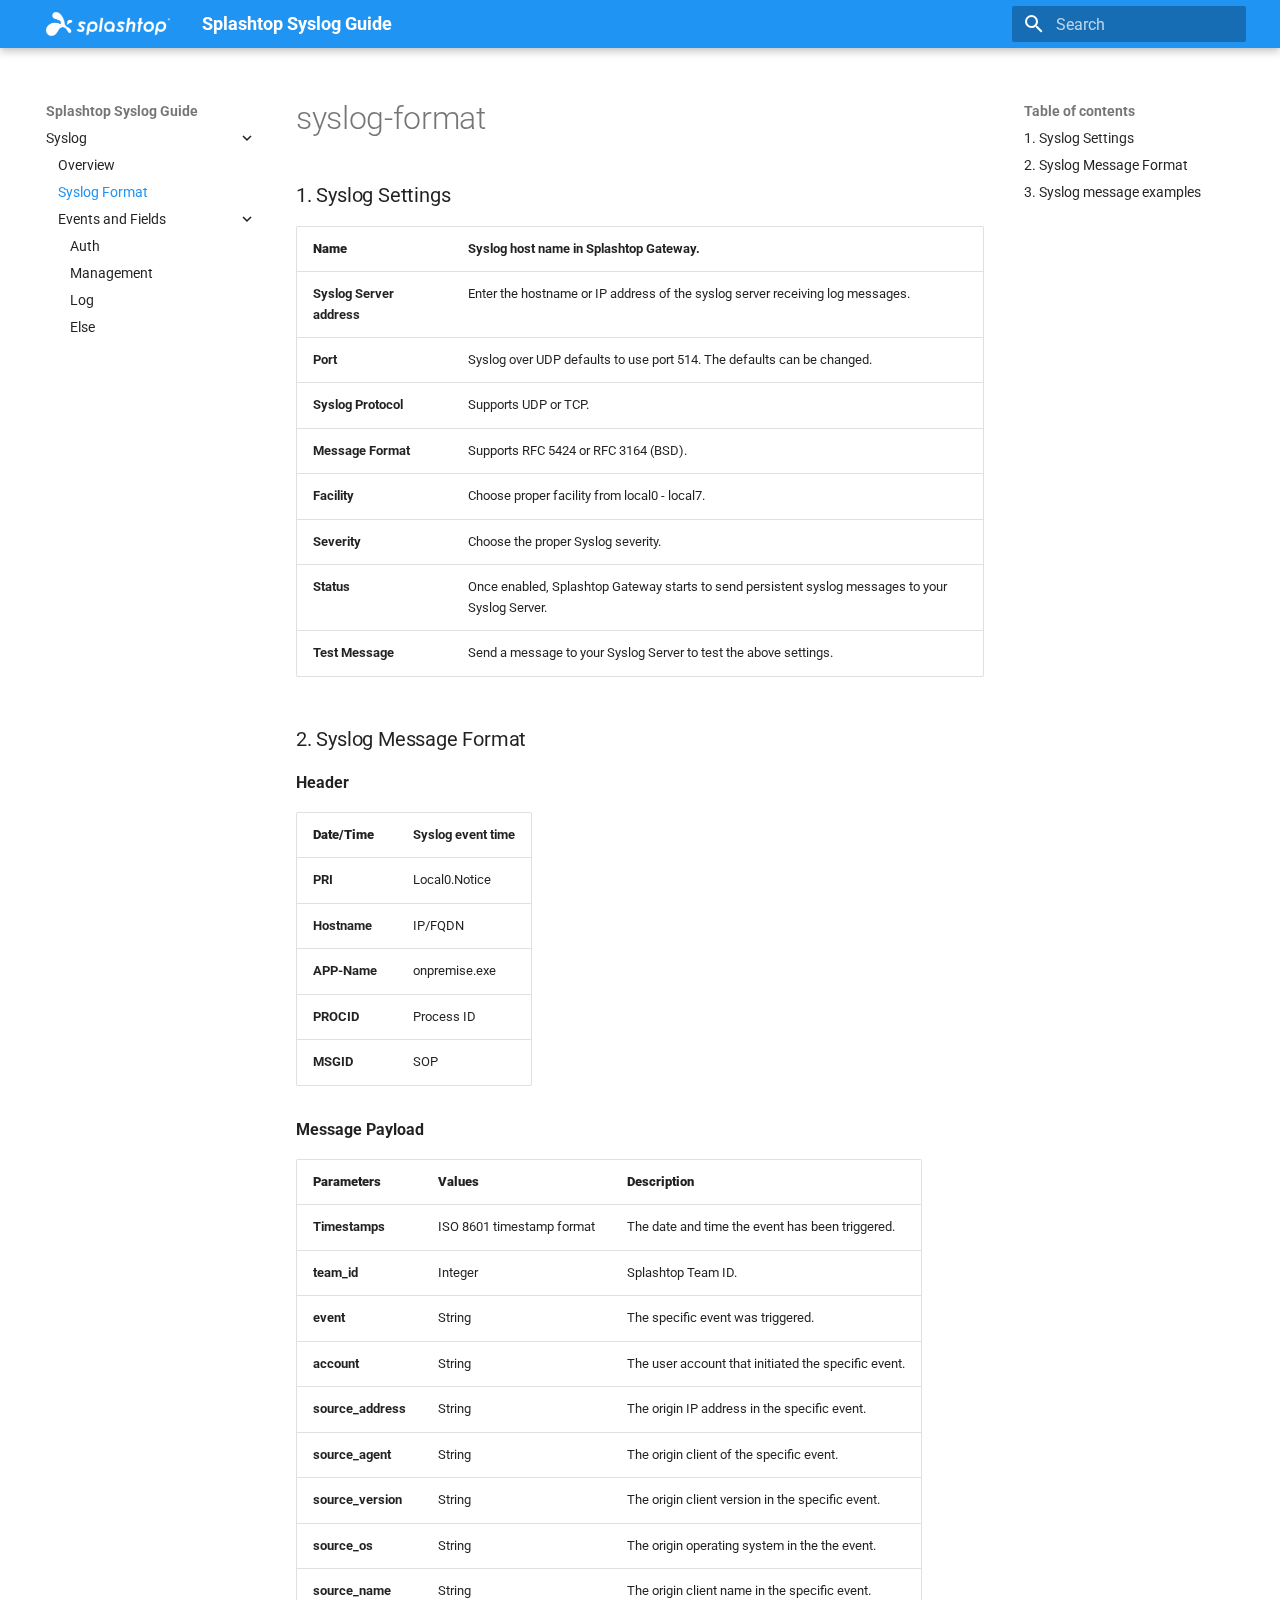
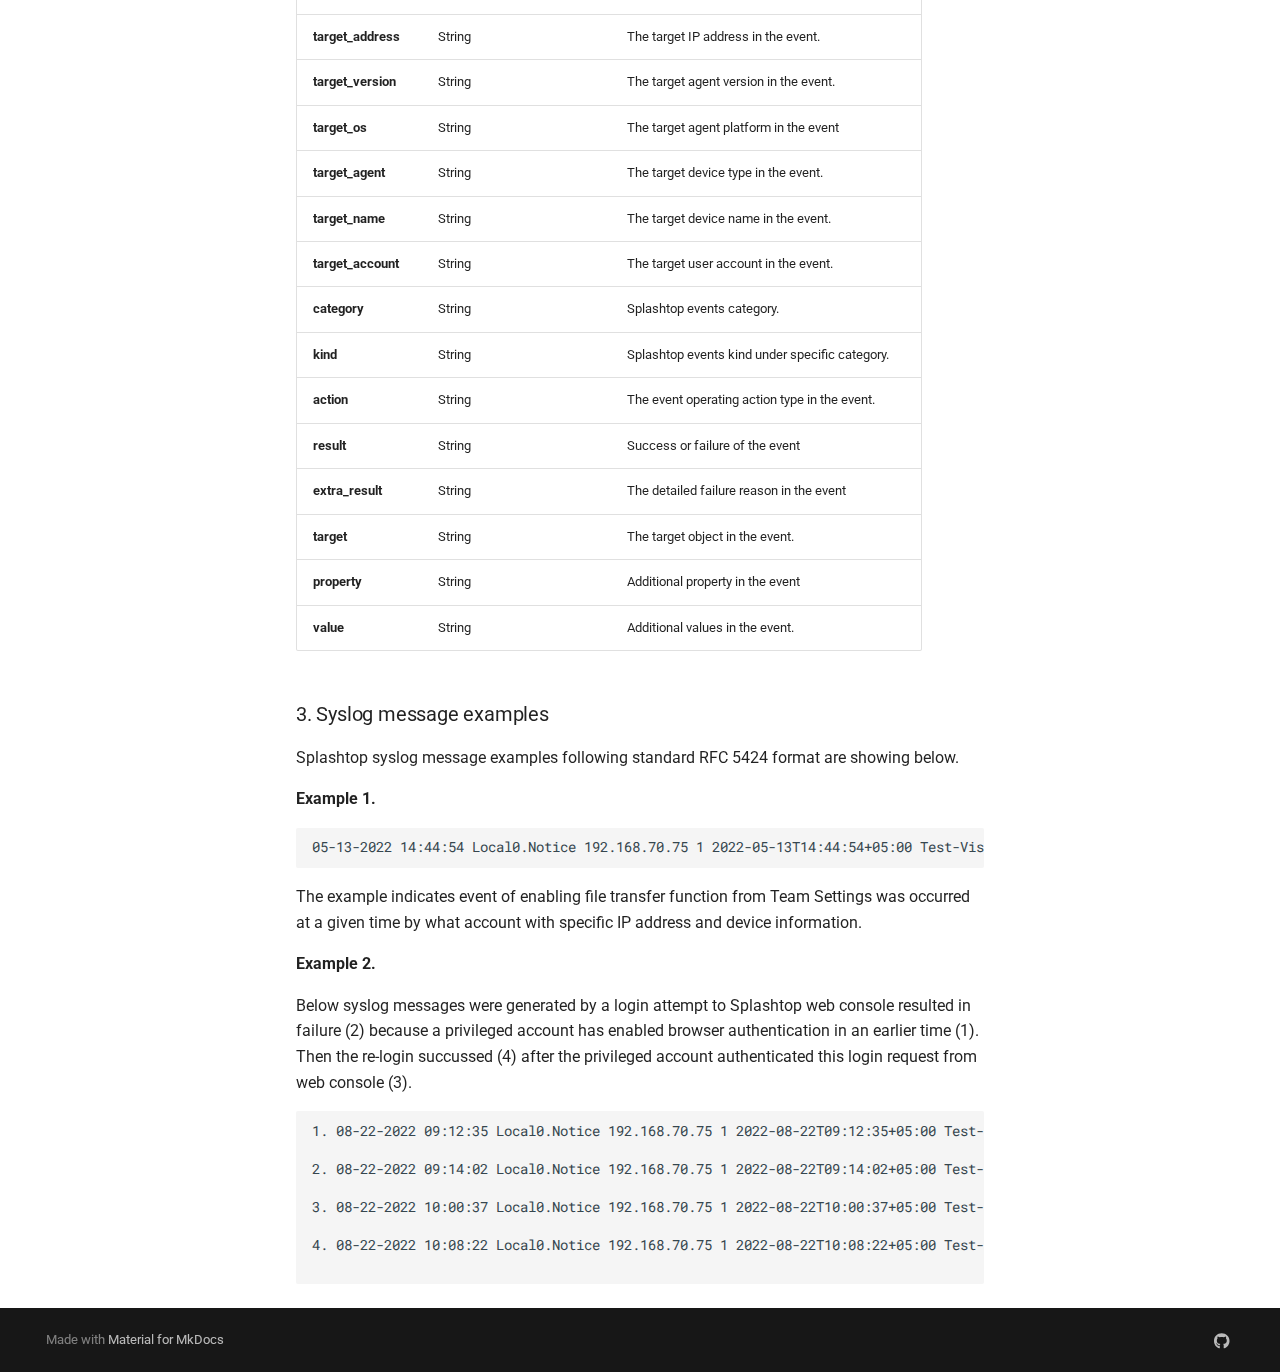
<file: events/syslog-format/index.html>
<!doctype html>
<html lang="en" class="no-js">
  <head>
    
      <meta charset="utf-8">
      <meta name="viewport" content="width=device-width,initial-scale=1">
      
      
      
        <link rel="canonical" href="https://my-syslog-docs.readthedocs.io/events/syslog-format/">
      
      
        <link rel="prev" href="../../syslog-events/">
      
      
        <link rel="next" href="../Auth/">
      
      
      <link rel="icon" href="../../assets/shuidi.png">
      <meta name="generator" content="mkdocs-1.6.1, mkdocs-material-9.6.15">
    
    
      
        <title>Syslog Format - Splashtop Syslog Guide</title>
      
    
    
      <link rel="stylesheet" href="../../assets/stylesheets/main.342714a4.min.css">
      
        
        <link rel="stylesheet" href="../../assets/stylesheets/palette.06af60db.min.css">
      
      


    
    
      
    
    
      
        
        
        <link rel="preconnect" href="https://fonts.gstatic.com" crossorigin>
        <link rel="stylesheet" href="https://fonts.googleapis.com/css?family=Roboto:300,300i,400,400i,700,700i%7CRoboto+Mono:400,400i,700,700i&display=fallback">
        <style>:root{--md-text-font:"Roboto";--md-code-font:"Roboto Mono"}</style>
      
    
    
    <script>__md_scope=new URL("../..",location),__md_hash=e=>[...e].reduce(((e,_)=>(e<<5)-e+_.charCodeAt(0)),0),__md_get=(e,_=localStorage,t=__md_scope)=>JSON.parse(_.getItem(t.pathname+"."+e)),__md_set=(e,_,t=localStorage,a=__md_scope)=>{try{t.setItem(a.pathname+"."+e,JSON.stringify(_))}catch(e){}}</script>
    
      

    
    
    
  </head>
  
  
    
    
      
    
    
    
    
    <body dir="ltr" data-md-color-scheme="default" data-md-color-primary="blue" data-md-color-accent="light-blue">
  
    
    <input class="md-toggle" data-md-toggle="drawer" type="checkbox" id="__drawer" autocomplete="off">
    <input class="md-toggle" data-md-toggle="search" type="checkbox" id="__search" autocomplete="off">
    <label class="md-overlay" for="__drawer"></label>
    <div data-md-component="skip">
      
        
        <a href="#syslog-format" class="md-skip">
          Skip to content
        </a>
      
    </div>
    <div data-md-component="announce">
      
    </div>
    
    
      

  

<header class="md-header md-header--shadow" data-md-component="header">
  <nav class="md-header__inner md-grid" aria-label="Header">
    <a href="../.." title="Splashtop Syslog Guide" class="md-header__button md-logo" aria-label="Splashtop Syslog Guide" data-md-component="logo">
      
  <img src="../../assets/Logo.png" alt="logo">

    </a>
    <label class="md-header__button md-icon" for="__drawer">
      
      <svg xmlns="http://www.w3.org/2000/svg" viewBox="0 0 24 24"><path d="M3 6h18v2H3zm0 5h18v2H3zm0 5h18v2H3z"/></svg>
    </label>
    <div class="md-header__title" data-md-component="header-title">
      <div class="md-header__ellipsis">
        <div class="md-header__topic">
          <span class="md-ellipsis">
            Splashtop Syslog Guide
          </span>
        </div>
        <div class="md-header__topic" data-md-component="header-topic">
          <span class="md-ellipsis">
            
              Syslog Format
            
          </span>
        </div>
      </div>
    </div>
    
      
        <form class="md-header__option" data-md-component="palette">
  
    
    
    
    <input class="md-option" data-md-color-media="" data-md-color-scheme="default" data-md-color-primary="blue" data-md-color-accent="light-blue"  aria-hidden="true"  type="radio" name="__palette" id="__palette_0">
    
  
</form>
      
    
    
      <script>var palette=__md_get("__palette");if(palette&&palette.color){if("(prefers-color-scheme)"===palette.color.media){var media=matchMedia("(prefers-color-scheme: light)"),input=document.querySelector(media.matches?"[data-md-color-media='(prefers-color-scheme: light)']":"[data-md-color-media='(prefers-color-scheme: dark)']");palette.color.media=input.getAttribute("data-md-color-media"),palette.color.scheme=input.getAttribute("data-md-color-scheme"),palette.color.primary=input.getAttribute("data-md-color-primary"),palette.color.accent=input.getAttribute("data-md-color-accent")}for(var[key,value]of Object.entries(palette.color))document.body.setAttribute("data-md-color-"+key,value)}</script>
    
    
    
      
      
        <label class="md-header__button md-icon" for="__search">
          
          <svg xmlns="http://www.w3.org/2000/svg" viewBox="0 0 24 24"><path d="M9.5 3A6.5 6.5 0 0 1 16 9.5c0 1.61-.59 3.09-1.56 4.23l.27.27h.79l5 5-1.5 1.5-5-5v-.79l-.27-.27A6.52 6.52 0 0 1 9.5 16 6.5 6.5 0 0 1 3 9.5 6.5 6.5 0 0 1 9.5 3m0 2C7 5 5 7 5 9.5S7 14 9.5 14 14 12 14 9.5 12 5 9.5 5"/></svg>
        </label>
        <div class="md-search" data-md-component="search" role="dialog">
  <label class="md-search__overlay" for="__search"></label>
  <div class="md-search__inner" role="search">
    <form class="md-search__form" name="search">
      <input type="text" class="md-search__input" name="query" aria-label="Search" placeholder="Search" autocapitalize="off" autocorrect="off" autocomplete="off" spellcheck="false" data-md-component="search-query" required>
      <label class="md-search__icon md-icon" for="__search">
        
        <svg xmlns="http://www.w3.org/2000/svg" viewBox="0 0 24 24"><path d="M9.5 3A6.5 6.5 0 0 1 16 9.5c0 1.61-.59 3.09-1.56 4.23l.27.27h.79l5 5-1.5 1.5-5-5v-.79l-.27-.27A6.52 6.52 0 0 1 9.5 16 6.5 6.5 0 0 1 3 9.5 6.5 6.5 0 0 1 9.5 3m0 2C7 5 5 7 5 9.5S7 14 9.5 14 14 12 14 9.5 12 5 9.5 5"/></svg>
        
        <svg xmlns="http://www.w3.org/2000/svg" viewBox="0 0 24 24"><path d="M20 11v2H8l5.5 5.5-1.42 1.42L4.16 12l7.92-7.92L13.5 5.5 8 11z"/></svg>
      </label>
      <nav class="md-search__options" aria-label="Search">
        
        <button type="reset" class="md-search__icon md-icon" title="Clear" aria-label="Clear" tabindex="-1">
          
          <svg xmlns="http://www.w3.org/2000/svg" viewBox="0 0 24 24"><path d="M19 6.41 17.59 5 12 10.59 6.41 5 5 6.41 10.59 12 5 17.59 6.41 19 12 13.41 17.59 19 19 17.59 13.41 12z"/></svg>
        </button>
      </nav>
      
    </form>
    <div class="md-search__output">
      <div class="md-search__scrollwrap" tabindex="0" data-md-scrollfix>
        <div class="md-search-result" data-md-component="search-result">
          <div class="md-search-result__meta">
            Initializing search
          </div>
          <ol class="md-search-result__list" role="presentation"></ol>
        </div>
      </div>
    </div>
  </div>
</div>
      
    
    
  </nav>
  
</header>
    
    <div class="md-container" data-md-component="container">
      
      
        
          
        
      
      <main class="md-main" data-md-component="main">
        <div class="md-main__inner md-grid">
          
            
              
              <div class="md-sidebar md-sidebar--primary" data-md-component="sidebar" data-md-type="navigation" >
                <div class="md-sidebar__scrollwrap">
                  <div class="md-sidebar__inner">
                    



<nav class="md-nav md-nav--primary" aria-label="Navigation" data-md-level="0">
  <label class="md-nav__title" for="__drawer">
    <a href="../.." title="Splashtop Syslog Guide" class="md-nav__button md-logo" aria-label="Splashtop Syslog Guide" data-md-component="logo">
      
  <img src="../../assets/Logo.png" alt="logo">

    </a>
    Splashtop Syslog Guide
  </label>
  
  <ul class="md-nav__list" data-md-scrollfix>
    
      
      
  
  
    
  
  
  
    
    
    
    
    
    <li class="md-nav__item md-nav__item--active md-nav__item--nested">
      
        
        
        <input class="md-nav__toggle md-toggle " type="checkbox" id="__nav_1" checked>
        
          
          <label class="md-nav__link" for="__nav_1" id="__nav_1_label" tabindex="0">
            
  
  
  <span class="md-ellipsis">
    Syslog
    
  </span>
  

            <span class="md-nav__icon md-icon"></span>
          </label>
        
        <nav class="md-nav" data-md-level="1" aria-labelledby="__nav_1_label" aria-expanded="true">
          <label class="md-nav__title" for="__nav_1">
            <span class="md-nav__icon md-icon"></span>
            Syslog
          </label>
          <ul class="md-nav__list" data-md-scrollfix>
            
              
                
  
  
  
  
    <li class="md-nav__item">
      <a href="../../syslog-events/" class="md-nav__link">
        
  
  
  <span class="md-ellipsis">
    Overview
    
  </span>
  

      </a>
    </li>
  

              
            
              
                
  
  
    
  
  
  
    <li class="md-nav__item md-nav__item--active">
      
      <input class="md-nav__toggle md-toggle" type="checkbox" id="__toc">
      
      
        
      
      
        <label class="md-nav__link md-nav__link--active" for="__toc">
          
  
  
  <span class="md-ellipsis">
    Syslog Format
    
  </span>
  

          <span class="md-nav__icon md-icon"></span>
        </label>
      
      <a href="./" class="md-nav__link md-nav__link--active">
        
  
  
  <span class="md-ellipsis">
    Syslog Format
    
  </span>
  

      </a>
      
        

<nav class="md-nav md-nav--secondary" aria-label="Table of contents">
  
  
  
    
  
  
    <label class="md-nav__title" for="__toc">
      <span class="md-nav__icon md-icon"></span>
      Table of contents
    </label>
    <ul class="md-nav__list" data-md-component="toc" data-md-scrollfix>
      
        <li class="md-nav__item">
  <a href="#1-syslog-settings" class="md-nav__link">
    <span class="md-ellipsis">
      1. Syslog Settings
    </span>
  </a>
  
</li>
      
        <li class="md-nav__item">
  <a href="#2-syslog-message-format" class="md-nav__link">
    <span class="md-ellipsis">
      2. Syslog Message Format
    </span>
  </a>
  
</li>
      
        <li class="md-nav__item">
  <a href="#3-syslog-message-examples" class="md-nav__link">
    <span class="md-ellipsis">
      3. Syslog message examples
    </span>
  </a>
  
</li>
      
    </ul>
  
</nav>
      
    </li>
  

              
            
              
                
  
  
  
  
    
    
    
    
    
    <li class="md-nav__item md-nav__item--nested">
      
        
        
          
        
        <input class="md-nav__toggle md-toggle md-toggle--indeterminate" type="checkbox" id="__nav_1_3" >
        
          
          <label class="md-nav__link" for="__nav_1_3" id="__nav_1_3_label" tabindex="0">
            
  
  
  <span class="md-ellipsis">
    Events and Fields
    
  </span>
  

            <span class="md-nav__icon md-icon"></span>
          </label>
        
        <nav class="md-nav" data-md-level="2" aria-labelledby="__nav_1_3_label" aria-expanded="false">
          <label class="md-nav__title" for="__nav_1_3">
            <span class="md-nav__icon md-icon"></span>
            Events and Fields
          </label>
          <ul class="md-nav__list" data-md-scrollfix>
            
              
                
  
  
  
  
    <li class="md-nav__item">
      <a href="../Auth/" class="md-nav__link">
        
  
  
  <span class="md-ellipsis">
    Auth
    
  </span>
  

      </a>
    </li>
  

              
            
              
                
  
  
  
  
    <li class="md-nav__item">
      <a href="../Management/" class="md-nav__link">
        
  
  
  <span class="md-ellipsis">
    Management
    
  </span>
  

      </a>
    </li>
  

              
            
              
                
  
  
  
  
    <li class="md-nav__item">
      <a href="../Log/" class="md-nav__link">
        
  
  
  <span class="md-ellipsis">
    Log
    
  </span>
  

      </a>
    </li>
  

              
            
              
                
  
  
  
  
    <li class="md-nav__item">
      <a href="../Syslog%20events%20and%20fields/" class="md-nav__link">
        
  
  
  <span class="md-ellipsis">
    Else
    
  </span>
  

      </a>
    </li>
  

              
            
          </ul>
        </nav>
      
    </li>
  

              
            
          </ul>
        </nav>
      
    </li>
  

    
  </ul>
</nav>
                  </div>
                </div>
              </div>
            
            
              
              <div class="md-sidebar md-sidebar--secondary" data-md-component="sidebar" data-md-type="toc" >
                <div class="md-sidebar__scrollwrap">
                  <div class="md-sidebar__inner">
                    

<nav class="md-nav md-nav--secondary" aria-label="Table of contents">
  
  
  
    
  
  
    <label class="md-nav__title" for="__toc">
      <span class="md-nav__icon md-icon"></span>
      Table of contents
    </label>
    <ul class="md-nav__list" data-md-component="toc" data-md-scrollfix>
      
        <li class="md-nav__item">
  <a href="#1-syslog-settings" class="md-nav__link">
    <span class="md-ellipsis">
      1. Syslog Settings
    </span>
  </a>
  
</li>
      
        <li class="md-nav__item">
  <a href="#2-syslog-message-format" class="md-nav__link">
    <span class="md-ellipsis">
      2. Syslog Message Format
    </span>
  </a>
  
</li>
      
        <li class="md-nav__item">
  <a href="#3-syslog-message-examples" class="md-nav__link">
    <span class="md-ellipsis">
      3. Syslog message examples
    </span>
  </a>
  
</li>
      
    </ul>
  
</nav>
                  </div>
                </div>
              </div>
            
          
          
            <div class="md-content" data-md-component="content">
              <article class="md-content__inner md-typeset">
                
                  



<h1 id="syslog-format">syslog-format<a class="headerlink" href="#syslog-format" title="Permanent link">&para;</a></h1>
<h3 id="1-syslog-settings">1. Syslog Settings<a class="headerlink" href="#1-syslog-settings" title="Permanent link">&para;</a></h3>
<table>
<thead>
<tr>
<th><strong>Name</strong></th>
<th>Syslog host name in Splashtop Gateway.</th>
</tr>
</thead>
<tbody>
<tr>
<td><strong>Syslog Server address</strong></td>
<td>Enter the hostname or IP address of the syslog server receiving log messages.</td>
</tr>
<tr>
<td><strong>Port</strong></td>
<td>Syslog over UDP defaults to use port 514. The defaults can be changed.</td>
</tr>
<tr>
<td><strong>Syslog Protocol</strong></td>
<td>Supports UDP or TCP.</td>
</tr>
<tr>
<td><strong>Message Format</strong></td>
<td>Supports RFC 5424 or RFC 3164 (BSD).</td>
</tr>
<tr>
<td><strong>Facility</strong></td>
<td>Choose proper facility from local0 - local7.</td>
</tr>
<tr>
<td><strong>Severity</strong></td>
<td>Choose the proper Syslog severity.</td>
</tr>
<tr>
<td><strong>Status</strong></td>
<td>Once enabled, Splashtop Gateway starts to send persistent syslog messages to your Syslog Server.</td>
</tr>
<tr>
<td><strong>Test Message</strong></td>
<td>Send a message to your Syslog Server to test the above settings.</td>
</tr>
</tbody>
</table>
<h3 id="2-syslog-message-format">2. Syslog Message Format<a class="headerlink" href="#2-syslog-message-format" title="Permanent link">&para;</a></h3>
<p><strong>Header</strong></p>
<table>
<thead>
<tr>
<th><strong>Date/Time</strong></th>
<th>Syslog event time</th>
</tr>
</thead>
<tbody>
<tr>
<td><strong>PRI</strong></td>
<td>Local0.Notice</td>
</tr>
<tr>
<td><strong>Hostname</strong></td>
<td>IP/FQDN</td>
</tr>
<tr>
<td><strong>APP-Name</strong></td>
<td>onpremise.exe</td>
</tr>
<tr>
<td><strong>PROCID</strong></td>
<td>Process ID</td>
</tr>
<tr>
<td><strong>MSGID</strong></td>
<td>SOP</td>
</tr>
</tbody>
</table>
<p><strong>Message Payload</strong></p>
<table>
<thead>
<tr>
<th><strong>Parameters</strong></th>
<th><strong>Values</strong></th>
<th><strong>Description</strong></th>
</tr>
</thead>
<tbody>
<tr>
<td><strong>Timestamps</strong></td>
<td>ISO 8601 timestamp format</td>
<td>The date and time the event has been triggered.</td>
</tr>
<tr>
<td><strong>team_id</strong></td>
<td>Integer</td>
<td>Splashtop Team ID.</td>
</tr>
<tr>
<td><strong>event</strong></td>
<td>String</td>
<td>The specific event was triggered.</td>
</tr>
<tr>
<td><strong>account</strong></td>
<td>String</td>
<td>The user account that initiated the specific event.</td>
</tr>
<tr>
<td><strong>source_address</strong></td>
<td>String</td>
<td>The origin IP address in the specific event.</td>
</tr>
<tr>
<td><strong>source_agent</strong></td>
<td>String</td>
<td>The origin client of the specific event.</td>
</tr>
<tr>
<td><strong>source_version</strong></td>
<td>String</td>
<td>The origin client version in the specific event.</td>
</tr>
<tr>
<td><strong>source_os</strong></td>
<td>String</td>
<td>The origin operating system in the the event.</td>
</tr>
<tr>
<td><strong>source_name</strong></td>
<td>String</td>
<td>The origin client name in the specific event.</td>
</tr>
<tr>
<td><strong>target_address</strong></td>
<td>String</td>
<td>The target IP address in the event.</td>
</tr>
<tr>
<td><strong>target_version</strong></td>
<td>String</td>
<td>The target agent version in the event.</td>
</tr>
<tr>
<td><strong>target_os</strong></td>
<td>String</td>
<td>The target agent platform in the event</td>
</tr>
<tr>
<td><strong>target_agent</strong></td>
<td>String</td>
<td>The target device type in the event.</td>
</tr>
<tr>
<td><strong>target_name</strong></td>
<td>String</td>
<td>The target device name in the event.</td>
</tr>
<tr>
<td><strong>target_account</strong></td>
<td>String</td>
<td>The target user account in the event.</td>
</tr>
<tr>
<td><strong>category</strong></td>
<td>String</td>
<td>Splashtop events category.</td>
</tr>
<tr>
<td><strong>kind</strong></td>
<td>String</td>
<td>Splashtop events kind under specific category.</td>
</tr>
<tr>
<td><strong>action</strong></td>
<td>String</td>
<td>The event operating action type in the event.</td>
</tr>
<tr>
<td><strong>result</strong></td>
<td>String</td>
<td>Success or failure of the event</td>
</tr>
<tr>
<td><strong>extra_result</strong></td>
<td>String</td>
<td>The detailed failure reason in the event</td>
</tr>
<tr>
<td><strong>target</strong></td>
<td>String</td>
<td>The target object in the event.</td>
</tr>
<tr>
<td><strong>property</strong></td>
<td>String</td>
<td>Additional property in the event</td>
</tr>
<tr>
<td><strong>value</strong></td>
<td>String</td>
<td>Additional values in the event.</td>
</tr>
</tbody>
</table>
<h3 id="3-syslog-message-examples">3. Syslog message examples<a class="headerlink" href="#3-syslog-message-examples" title="Permanent link">&para;</a></h3>
<p>Splashtop syslog message examples following standard RFC 5424 format are showing below.</p>
<p><strong>Example 1.</strong></p>
<pre><code>05-13-2022 14:44:54 Local0.Notice 192.168.70.75 1 2022-05-13T14:44:54+05:00 Test-Vistro onpremise.exe 3292 SOP - timestamp=2022-05-13T09:44:54Z;team_id=1;event_id=team_file_transfer_enabled;account=john.doe@example.com;agent=browser;source_address=192.168.67.22;source_name=IE;source_version=110.0.1587;source_os=Windows;category=management;kind=team_mgmt;action=update;result=success;target=remote_support_setting;desc:file_transfer=enabled;
</code></pre>
<p>The example indicates event of enabling file transfer function from Team Settings was occurred at a given time by what account with specific IP address and device information.</p>
<p><strong>Example 2.</strong></p>
<p>Below syslog messages were generated by a login attempt to Splashtop web console resulted in failure (2) because a privileged account has enabled browser authentication in an earlier time (1). Then the re-login succussed (4) after the privileged account authenticated this login request from web console (3).</p>
<pre><code>1. 08-22-2022 09:12:35 Local0.Notice 192.168.70.75 1 2022-08-22T09:12:35+05:00 Test-Vistro onpremise.exe 3292 SOP - timestamp=2022-05-13T04:12:35Z;team_id=1;event_id=team_browser_device_auth_enabled;account=john.doe@example.com;agent=browser;source_address=192.168.67.22;source_name=IE;source_version=111.0.1661;source_os=Windows;category=management;kind=team_mgmt;action=update;result=success;target=general_setting;desc:browser_device_auth=enabled;

2. 08-22-2022 09:14:02 Local0.Notice 192.168.70.75 1 2022-08-22T09:14:02+05:00 Test-Vistro onpremise.exe 3292 SOP - timestamp=2022-05-13T04:12:35Z;team_id=1;event_id=login_failure;account=mary.doe@example.com;agent=browser;source_address=192.168.89.176;source_name=Chrome;source_version=110.0.0;source_os=Mac;target_account=mary.doe@example.com;category=auth;kind=user_mgmt;action=login;result=fail;extra_result=need_device_auth;target=mary.doe@example.com;desc:=;

3. 08-22-2022 10:00:37 Local0.Notice 192.168.70.75 1 2022-08-22T10:00:37+05:00 Test-Vistro onpremise.exe 3292 SOP - timestamp=2022-05-13T05:00:37Z;team_id=1;event_id=client_authenticated;account=john.doe@example.com;agent=browser;source_address=192.168.67.22;source_name=IE;source_version=111.0.1661;source_os=Windows;target_addr=192.168.89.176;target_agent=browser;target_version=110.0.0;target_os=Mac;target_name=Chrome;target_account=mary.doe@example.com;category=endpoint;kind=browser;action=authenticate;result=success;desc:method=web console;

4. 08-22-2022 10:08:22 Local0.Notice 192.168.70.75 1 2022-08-22T10:08:22+05:00 Test-Vistro onpremise.exe 3292 SOP - timestamp=2022-05-13T05:08:22Z;team_id=1;event_id=login;account=mary.doe@example.com;agent=browser;source_address=192.168.89.176;source_name=Chrome;source_version=110.0.0;source_os=Mac;target_account=mary.doe@example.com;category=auth;kind=user_mgmt;action=login;result=success;extra_result=;target=mary.doe@example.com;desc:=;

</code></pre>












                
              </article>
            </div>
          
          
<script>var target=document.getElementById(location.hash.slice(1));target&&target.name&&(target.checked=target.name.startsWith("__tabbed_"))</script>
        </div>
        
      </main>
      
        <footer class="md-footer">
  
  <div class="md-footer-meta md-typeset">
    <div class="md-footer-meta__inner md-grid">
      <div class="md-copyright">
  
  
    Made with
    <a href="https://squidfunk.github.io/mkdocs-material/" target="_blank" rel="noopener">
      Material for MkDocs
    </a>
  
</div>
      
        <div class="md-social">
  
    
    
    
    
      
      
    
    <a href="https://github.com/little-potato/my-syslog-docs" target="_blank" rel="noopener" title="github.com" class="md-social__link">
      <svg xmlns="http://www.w3.org/2000/svg" viewBox="0 0 496 512"><!--! Font Awesome Free 6.7.2 by @fontawesome - https://fontawesome.com License - https://fontawesome.com/license/free (Icons: CC BY 4.0, Fonts: SIL OFL 1.1, Code: MIT License) Copyright 2024 Fonticons, Inc.--><path d="M165.9 397.4c0 2-2.3 3.6-5.2 3.6-3.3.3-5.6-1.3-5.6-3.6 0-2 2.3-3.6 5.2-3.6 3-.3 5.6 1.3 5.6 3.6m-31.1-4.5c-.7 2 1.3 4.3 4.3 4.9 2.6 1 5.6 0 6.2-2s-1.3-4.3-4.3-5.2c-2.6-.7-5.5.3-6.2 2.3m44.2-1.7c-2.9.7-4.9 2.6-4.6 4.9.3 2 2.9 3.3 5.9 2.6 2.9-.7 4.9-2.6 4.6-4.6-.3-1.9-3-3.2-5.9-2.9M244.8 8C106.1 8 0 113.3 0 252c0 110.9 69.8 205.8 169.5 239.2 12.8 2.3 17.3-5.6 17.3-12.1 0-6.2-.3-40.4-.3-61.4 0 0-70 15-84.7-29.8 0 0-11.4-29.1-27.8-36.6 0 0-22.9-15.7 1.6-15.4 0 0 24.9 2 38.6 25.8 21.9 38.6 58.6 27.5 72.9 20.9 2.3-16 8.8-27.1 16-33.7-55.9-6.2-112.3-14.3-112.3-110.5 0-27.5 7.6-41.3 23.6-58.9-2.6-6.5-11.1-33.3 2.6-67.9 20.9-6.5 69 27 69 27 20-5.6 41.5-8.5 62.8-8.5s42.8 2.9 62.8 8.5c0 0 48.1-33.6 69-27 13.7 34.7 5.2 61.4 2.6 67.9 16 17.7 25.8 31.5 25.8 58.9 0 96.5-58.9 104.2-114.8 110.5 9.2 7.9 17 22.9 17 46.4 0 33.7-.3 75.4-.3 83.6 0 6.5 4.6 14.4 17.3 12.1C428.2 457.8 496 362.9 496 252 496 113.3 383.5 8 244.8 8M97.2 352.9c-1.3 1-1 3.3.7 5.2 1.6 1.6 3.9 2.3 5.2 1 1.3-1 1-3.3-.7-5.2-1.6-1.6-3.9-2.3-5.2-1m-10.8-8.1c-.7 1.3.3 2.9 2.3 3.9 1.6 1 3.6.7 4.3-.7.7-1.3-.3-2.9-2.3-3.9-2-.6-3.6-.3-4.3.7m32.4 35.6c-1.6 1.3-1 4.3 1.3 6.2 2.3 2.3 5.2 2.6 6.5 1 1.3-1.3.7-4.3-1.3-6.2-2.2-2.3-5.2-2.6-6.5-1m-11.4-14.7c-1.6 1-1.6 3.6 0 5.9s4.3 3.3 5.6 2.3c1.6-1.3 1.6-3.9 0-6.2-1.4-2.3-4-3.3-5.6-2"/></svg>
    </a>
  
</div>
      
    </div>
  </div>
</footer>
      
    </div>
    <div class="md-dialog" data-md-component="dialog">
      <div class="md-dialog__inner md-typeset"></div>
    </div>
    
    
    
      
      <script id="__config" type="application/json">{"base": "../..", "features": ["navigation.instant", "navigation.expand", "content.code.annotate"], "search": "../../assets/javascripts/workers/search.d50fe291.min.js", "tags": null, "translations": {"clipboard.copied": "Copied to clipboard", "clipboard.copy": "Copy to clipboard", "search.result.more.one": "1 more on this page", "search.result.more.other": "# more on this page", "search.result.none": "No matching documents", "search.result.one": "1 matching document", "search.result.other": "# matching documents", "search.result.placeholder": "Type to start searching", "search.result.term.missing": "Missing", "select.version": "Select version"}, "version": null}</script>
    
    
      <script src="../../assets/javascripts/bundle.56ea9cef.min.js"></script>
      
    
  </body>
</html>
</file>
<file: assets/stylesheets/main.342714a4.min.css>
@charset "UTF-8";html{-webkit-text-size-adjust:none;-moz-text-size-adjust:none;text-size-adjust:none;box-sizing:border-box}*,:after,:before{box-sizing:inherit}@media (prefers-reduced-motion){*,:after,:before{transition:none!important}}body{margin:0}a,button,input,label{-webkit-tap-highlight-color:transparent}a{color:inherit;text-decoration:none}hr{border:0;box-sizing:initial;display:block;height:.05rem;overflow:visible;padding:0}small{font-size:80%}sub,sup{line-height:1em}img{border-style:none}table{border-collapse:initial;border-spacing:0}td,th{font-weight:400;vertical-align:top}button{background:#0000;border:0;font-family:inherit;font-size:inherit;margin:0;padding:0}input{border:0;outline:none}:root{--md-primary-fg-color:#4051b5;--md-primary-fg-color--light:#5d6cc0;--md-primary-fg-color--dark:#303fa1;--md-primary-bg-color:#fff;--md-primary-bg-color--light:#ffffffb3;--md-accent-fg-color:#526cfe;--md-accent-fg-color--transparent:#526cfe1a;--md-accent-bg-color:#fff;--md-accent-bg-color--light:#ffffffb3}[data-md-color-scheme=default]{color-scheme:light}[data-md-color-scheme=default] img[src$="#gh-dark-mode-only"],[data-md-color-scheme=default] img[src$="#only-dark"]{display:none}:root,[data-md-color-scheme=default]{--md-hue:225deg;--md-default-fg-color:#000000de;--md-default-fg-color--light:#0000008a;--md-default-fg-color--lighter:#00000052;--md-default-fg-color--lightest:#00000012;--md-default-bg-color:#fff;--md-default-bg-color--light:#ffffffb3;--md-default-bg-color--lighter:#ffffff4d;--md-default-bg-color--lightest:#ffffff1f;--md-code-fg-color:#36464e;--md-code-bg-color:#f5f5f5;--md-code-hl-color:#4287ff;--md-code-hl-color--light:#4287ff1a;--md-code-hl-number-color:#d52a2a;--md-code-hl-special-color:#db1457;--md-code-hl-function-color:#a846b9;--md-code-hl-constant-color:#6e59d9;--md-code-hl-keyword-color:#3f6ec6;--md-code-hl-string-color:#1c7d4d;--md-code-hl-name-color:var(--md-code-fg-color);--md-code-hl-operator-color:var(--md-default-fg-color--light);--md-code-hl-punctuation-color:var(--md-default-fg-color--light);--md-code-hl-comment-color:var(--md-default-fg-color--light);--md-code-hl-generic-color:var(--md-default-fg-color--light);--md-code-hl-variable-color:var(--md-default-fg-color--light);--md-typeset-color:var(--md-default-fg-color);--md-typeset-a-color:var(--md-primary-fg-color);--md-typeset-del-color:#f5503d26;--md-typeset-ins-color:#0bd57026;--md-typeset-kbd-color:#fafafa;--md-typeset-kbd-accent-color:#fff;--md-typeset-kbd-border-color:#b8b8b8;--md-typeset-mark-color:#ffff0080;--md-typeset-table-color:#0000001f;--md-typeset-table-color--light:rgba(0,0,0,.035);--md-admonition-fg-color:var(--md-default-fg-color);--md-admonition-bg-color:var(--md-default-bg-color);--md-warning-fg-color:#000000de;--md-warning-bg-color:#ff9;--md-footer-fg-color:#fff;--md-footer-fg-color--light:#ffffffb3;--md-footer-fg-color--lighter:#ffffff73;--md-footer-bg-color:#000000de;--md-footer-bg-color--dark:#00000052;--md-shadow-z1:0 0.2rem 0.5rem #0000000d,0 0 0.05rem #0000001a;--md-shadow-z2:0 0.2rem 0.5rem #0000001a,0 0 0.05rem #00000040;--md-shadow-z3:0 0.2rem 0.5rem #0003,0 0 0.05rem #00000059}.md-icon svg{fill:currentcolor;display:block;height:1.2rem;width:1.2rem}body{-webkit-font-smoothing:antialiased;-moz-osx-font-smoothing:grayscale;--md-text-font-family:var(--md-text-font,_),-apple-system,BlinkMacSystemFont,Helvetica,Arial,sans-serif;--md-code-font-family:var(--md-code-font,_),SFMono-Regular,Consolas,Menlo,monospace}aside,body,input{font-feature-settings:"kern","liga";color:var(--md-typeset-color);font-family:var(--md-text-font-family)}code,kbd,pre{font-feature-settings:"kern";font-family:var(--md-code-font-family)}:root{--md-typeset-table-sort-icon:url('data:image/svg+xml;charset=utf-8,<svg xmlns="http://www.w3.org/2000/svg" viewBox="0 0 24 24"><path d="m18 21-4-4h3V7h-3l4-4 4 4h-3v10h3M2 19v-2h10v2M2 13v-2h7v2M2 7V5h4v2z"/></svg>');--md-typeset-table-sort-icon--asc:url('data:image/svg+xml;charset=utf-8,<svg xmlns="http://www.w3.org/2000/svg" viewBox="0 0 24 24"><path d="M19 17h3l-4 4-4-4h3V3h2M2 17h10v2H2M6 5v2H2V5m0 6h7v2H2z"/></svg>');--md-typeset-table-sort-icon--desc:url('data:image/svg+xml;charset=utf-8,<svg xmlns="http://www.w3.org/2000/svg" viewBox="0 0 24 24"><path d="M19 7h3l-4-4-4 4h3v14h2M2 17h10v2H2M6 5v2H2V5m0 6h7v2H2z"/></svg>')}.md-typeset{-webkit-print-color-adjust:exact;color-adjust:exact;font-size:.8rem;line-height:1.6;overflow-wrap:break-word}@media print{.md-typeset{font-size:.68rem}}.md-typeset blockquote,.md-typeset dl,.md-typeset figure,.md-typeset ol,.md-typeset pre,.md-typeset ul{margin-bottom:1em;margin-top:1em}.md-typeset h1{color:var(--md-default-fg-color--light);font-size:2em;line-height:1.3;margin:0 0 1.25em}.md-typeset h1,.md-typeset h2{font-weight:300;letter-spacing:-.01em}.md-typeset h2{font-size:1.5625em;line-height:1.4;margin:1.6em 0 .64em}.md-typeset h3{font-size:1.25em;font-weight:400;letter-spacing:-.01em;line-height:1.5;margin:1.6em 0 .8em}.md-typeset h2+h3{margin-top:.8em}.md-typeset h4{font-weight:700;letter-spacing:-.01em;margin:1em 0}.md-typeset h5,.md-typeset h6{color:var(--md-default-fg-color--light);font-size:.8em;font-weight:700;letter-spacing:-.01em;margin:1.25em 0}.md-typeset h5{text-transform:uppercase}.md-typeset h5 code{text-transform:none}.md-typeset hr{border-bottom:.05rem solid var(--md-default-fg-color--lightest);display:flow-root;margin:1.5em 0}.md-typeset a{color:var(--md-typeset-a-color);word-break:break-word}.md-typeset a,.md-typeset a:before{transition:color 125ms}.md-typeset a:focus,.md-typeset a:hover{color:var(--md-accent-fg-color)}.md-typeset a:focus code,.md-typeset a:hover code{background-color:var(--md-accent-fg-color--transparent)}.md-typeset a code{color:currentcolor;transition:background-color 125ms}.md-typeset a.focus-visible{outline-color:var(--md-accent-fg-color);outline-offset:.2rem}.md-typeset code,.md-typeset kbd,.md-typeset pre{color:var(--md-code-fg-color);direction:ltr;font-variant-ligatures:none}@media print{.md-typeset code,.md-typeset kbd,.md-typeset pre{white-space:pre-wrap}}.md-typeset code{background-color:var(--md-code-bg-color);border-radius:.1rem;-webkit-box-decoration-break:clone;box-decoration-break:clone;font-size:.85em;padding:0 .2941176471em;word-break:break-word}.md-typeset code:not(.focus-visible){-webkit-tap-highlight-color:transparent;outline:none}.md-typeset pre{display:flow-root;line-height:1.4;position:relative}.md-typeset pre>code{-webkit-box-decoration-break:slice;box-decoration-break:slice;box-shadow:none;display:block;margin:0;outline-color:var(--md-accent-fg-color);overflow:auto;padding:.7720588235em 1.1764705882em;scrollbar-color:var(--md-default-fg-color--lighter) #0000;scrollbar-width:thin;touch-action:auto;word-break:normal}.md-typeset pre>code:hover{scrollbar-color:var(--md-accent-fg-color) #0000}.md-typeset pre>code::-webkit-scrollbar{height:.2rem;width:.2rem}.md-typeset pre>code::-webkit-scrollbar-thumb{background-color:var(--md-default-fg-color--lighter)}.md-typeset pre>code::-webkit-scrollbar-thumb:hover{background-color:var(--md-accent-fg-color)}.md-typeset kbd{background-color:var(--md-typeset-kbd-color);border-radius:.1rem;box-shadow:0 .1rem 0 .05rem var(--md-typeset-kbd-border-color),0 .1rem 0 var(--md-typeset-kbd-border-color),0 -.1rem .2rem var(--md-typeset-kbd-accent-color) inset;color:var(--md-default-fg-color);display:inline-block;font-size:.75em;padding:0 .6666666667em;vertical-align:text-top;word-break:break-word}.md-typeset mark{background-color:var(--md-typeset-mark-color);-webkit-box-decoration-break:clone;box-decoration-break:clone;color:inherit;word-break:break-word}.md-typeset abbr{border-bottom:.05rem dotted var(--md-default-fg-color--light);cursor:help;text-decoration:none}.md-typeset small{opacity:.75}[dir=ltr] .md-typeset sub,[dir=ltr] .md-typeset sup{margin-left:.078125em}[dir=rtl] .md-typeset sub,[dir=rtl] .md-typeset sup{margin-right:.078125em}[dir=ltr] .md-typeset blockquote{padding-left:.6rem}[dir=rtl] .md-typeset blockquote{padding-right:.6rem}[dir=ltr] .md-typeset blockquote{border-left:.2rem solid var(--md-default-fg-color--lighter)}[dir=rtl] .md-typeset blockquote{border-right:.2rem solid var(--md-default-fg-color--lighter)}.md-typeset blockquote{color:var(--md-default-fg-color--light);margin-left:0;margin-right:0}.md-typeset ul{list-style-type:disc}.md-typeset ul[type]{list-style-type:revert-layer}[dir=ltr] .md-typeset ol,[dir=ltr] .md-typeset ul{margin-left:.625em}[dir=rtl] .md-typeset ol,[dir=rtl] .md-typeset ul{margin-right:.625em}.md-typeset ol,.md-typeset ul{padding:0}.md-typeset ol:not([hidden]),.md-typeset ul:not([hidden]){display:flow-root}.md-typeset ol ol,.md-typeset ul ol{list-style-type:lower-alpha}.md-typeset ol ol ol,.md-typeset ul ol ol{list-style-type:lower-roman}.md-typeset ol ol ol ol,.md-typeset ul ol ol ol{list-style-type:upper-alpha}.md-typeset ol ol ol ol ol,.md-typeset ul ol ol ol ol{list-style-type:upper-roman}.md-typeset ol[type],.md-typeset ul[type]{list-style-type:revert-layer}[dir=ltr] .md-typeset ol li,[dir=ltr] .md-typeset ul li{margin-left:1.25em}[dir=rtl] .md-typeset ol li,[dir=rtl] .md-typeset ul li{margin-right:1.25em}.md-typeset ol li,.md-typeset ul li{margin-bottom:.5em}.md-typeset ol li blockquote,.md-typeset ol li p,.md-typeset ul li blockquote,.md-typeset ul li p{margin:.5em 0}.md-typeset ol li:last-child,.md-typeset ul li:last-child{margin-bottom:0}[dir=ltr] .md-typeset ol li ol,[dir=ltr] .md-typeset ol li ul,[dir=ltr] .md-typeset ul li ol,[dir=ltr] .md-typeset ul li ul{margin-left:.625em}[dir=rtl] .md-typeset ol li ol,[dir=rtl] .md-typeset ol li ul,[dir=rtl] .md-typeset ul li ol,[dir=rtl] .md-typeset ul li ul{margin-right:.625em}.md-typeset ol li ol,.md-typeset ol li ul,.md-typeset ul li ol,.md-typeset ul li ul{margin-bottom:.5em;margin-top:.5em}[dir=ltr] .md-typeset dd{margin-left:1.875em}[dir=rtl] .md-typeset dd{margin-right:1.875em}.md-typeset dd{margin-bottom:1.5em;margin-top:1em}.md-typeset img,.md-typeset svg,.md-typeset video{height:auto;max-width:100%}.md-typeset img[align=left]{margin:1em 1em 1em 0}.md-typeset img[align=right]{margin:1em 0 1em 1em}.md-typeset img[align]:only-child{margin-top:0}.md-typeset figure{display:flow-root;margin:1em auto;max-width:100%;text-align:center;width:-moz-fit-content;width:fit-content}.md-typeset figure img{display:block;margin:0 auto}.md-typeset figcaption{font-style:italic;margin:1em auto;max-width:24rem}.md-typeset iframe{max-width:100%}.md-typeset table:not([class]){background-color:var(--md-default-bg-color);border:.05rem solid var(--md-typeset-table-color);border-radius:.1rem;display:inline-block;font-size:.64rem;max-width:100%;overflow:auto;touch-action:auto}@media print{.md-typeset table:not([class]){display:table}}.md-typeset table:not([class])+*{margin-top:1.5em}.md-typeset table:not([class]) td>:first-child,.md-typeset table:not([class]) th>:first-child{margin-top:0}.md-typeset table:not([class]) td>:last-child,.md-typeset table:not([class]) th>:last-child{margin-bottom:0}.md-typeset table:not([class]) td:not([align]),.md-typeset table:not([class]) th:not([align]){text-align:left}[dir=rtl] .md-typeset table:not([class]) td:not([align]),[dir=rtl] .md-typeset table:not([class]) th:not([align]){text-align:right}.md-typeset table:not([class]) th{font-weight:700;min-width:5rem;padding:.9375em 1.25em;vertical-align:top}.md-typeset table:not([class]) td{border-top:.05rem solid var(--md-typeset-table-color);padding:.9375em 1.25em;vertical-align:top}.md-typeset table:not([class]) tbody tr{transition:background-color 125ms}.md-typeset table:not([class]) tbody tr:hover{background-color:var(--md-typeset-table-color--light);box-shadow:0 .05rem 0 var(--md-default-bg-color) inset}.md-typeset table:not([class]) a{word-break:normal}.md-typeset table th[role=columnheader]{cursor:pointer}[dir=ltr] .md-typeset table th[role=columnheader]:after{margin-left:.5em}[dir=rtl] .md-typeset table th[role=columnheader]:after{margin-right:.5em}.md-typeset table th[role=columnheader]:after{content:"";display:inline-block;height:1.2em;-webkit-mask-image:var(--md-typeset-table-sort-icon);mask-image:var(--md-typeset-table-sort-icon);-webkit-mask-repeat:no-repeat;mask-repeat:no-repeat;-webkit-mask-size:contain;mask-size:contain;transition:background-color 125ms;vertical-align:text-bottom;width:1.2em}.md-typeset table th[role=columnheader]:hover:after{background-color:var(--md-default-fg-color--lighter)}.md-typeset table th[role=columnheader][aria-sort=ascending]:after{background-color:var(--md-default-fg-color--light);-webkit-mask-image:var(--md-typeset-table-sort-icon--asc);mask-image:var(--md-typeset-table-sort-icon--asc)}.md-typeset table th[role=columnheader][aria-sort=descending]:after{background-color:var(--md-default-fg-color--light);-webkit-mask-image:var(--md-typeset-table-sort-icon--desc);mask-image:var(--md-typeset-table-sort-icon--desc)}.md-typeset__scrollwrap{margin:1em -.8rem;overflow-x:auto;touch-action:auto}.md-typeset__table{display:inline-block;margin-bottom:.5em;padding:0 .8rem}@media print{.md-typeset__table{display:block}}html .md-typeset__table table{display:table;margin:0;overflow:hidden;width:100%}@media screen and (max-width:44.984375em){.md-content__inner>pre{margin:1em -.8rem}.md-content__inner>pre code{border-radius:0}}.md-typeset .md-author{border-radius:100%;display:block;flex-shrink:0;height:1.6rem;overflow:hidden;position:relative;transition:color 125ms,transform 125ms;width:1.6rem}.md-typeset .md-author img{display:block}.md-typeset .md-author--more{background:var(--md-default-fg-color--lightest);color:var(--md-default-fg-color--lighter);font-size:.6rem;font-weight:700;line-height:1.6rem;text-align:center}.md-typeset .md-author--long{height:2.4rem;width:2.4rem}.md-typeset a.md-author{transform:scale(1)}.md-typeset a.md-author img{border-radius:100%;filter:grayscale(100%) opacity(75%);transition:filter 125ms}.md-typeset a.md-author:focus,.md-typeset a.md-author:hover{transform:scale(1.1);z-index:1}.md-typeset a.md-author:focus img,.md-typeset a.md-author:hover img{filter:grayscale(0)}.md-banner{background-color:var(--md-footer-bg-color);color:var(--md-footer-fg-color);overflow:auto}@media print{.md-banner{display:none}}.md-banner--warning{background-color:var(--md-warning-bg-color);color:var(--md-warning-fg-color)}.md-banner__inner{font-size:.7rem;margin:.6rem auto;padding:0 .8rem}[dir=ltr] .md-banner__button{float:right}[dir=rtl] .md-banner__button{float:left}.md-banner__button{color:inherit;cursor:pointer;transition:opacity .25s}.no-js .md-banner__button{display:none}.md-banner__button:hover{opacity:.7}html{font-size:125%;height:100%;overflow-x:hidden}@media screen and (min-width:100em){html{font-size:137.5%}}@media screen and (min-width:125em){html{font-size:150%}}body{background-color:var(--md-default-bg-color);display:flex;flex-direction:column;font-size:.5rem;min-height:100%;position:relative;width:100%}@media print{body{display:block}}@media screen and (max-width:59.984375em){body[data-md-scrolllock]{position:fixed}}.md-grid{margin-left:auto;margin-right:auto;max-width:61rem}.md-container{display:flex;flex-direction:column;flex-grow:1}@media print{.md-container{display:block}}.md-main{flex-grow:1}.md-main__inner{display:flex;height:100%;margin-top:1.5rem}.md-ellipsis{overflow:hidden;text-overflow:ellipsis}.md-toggle{display:none}.md-option{height:0;opacity:0;position:absolute;width:0}.md-option:checked+label:not([hidden]){display:block}.md-option.focus-visible+label{outline-color:var(--md-accent-fg-color);outline-style:auto}.md-skip{background-color:var(--md-default-fg-color);border-radius:.1rem;color:var(--md-default-bg-color);font-size:.64rem;margin:.5rem;opacity:0;outline-color:var(--md-accent-fg-color);padding:.3rem .5rem;position:fixed;transform:translateY(.4rem);z-index:-1}.md-skip:focus{opacity:1;transform:translateY(0);transition:transform .25s cubic-bezier(.4,0,.2,1),opacity 175ms 75ms;z-index:10}@page{margin:25mm}:root{--md-clipboard-icon:url('data:image/svg+xml;charset=utf-8,<svg xmlns="http://www.w3.org/2000/svg" viewBox="0 0 24 24"><path d="M19 21H8V7h11m0-2H8a2 2 0 0 0-2 2v14a2 2 0 0 0 2 2h11a2 2 0 0 0 2-2V7a2 2 0 0 0-2-2m-3-4H4a2 2 0 0 0-2 2v14h2V3h12z"/></svg>')}.md-clipboard{border-radius:.1rem;color:var(--md-default-fg-color--lightest);cursor:pointer;height:1.5em;outline-color:var(--md-accent-fg-color);outline-offset:.1rem;position:absolute;right:.5em;top:.5em;transition:color .25s;width:1.5em;z-index:1}@media print{.md-clipboard{display:none}}.md-clipboard:not(.focus-visible){-webkit-tap-highlight-color:transparent;outline:none}:hover>.md-clipboard{color:var(--md-default-fg-color--light)}.md-clipboard:focus,.md-clipboard:hover{color:var(--md-accent-fg-color)}.md-clipboard:after{background-color:currentcolor;content:"";display:block;height:1.125em;margin:0 auto;-webkit-mask-image:var(--md-clipboard-icon);mask-image:var(--md-clipboard-icon);-webkit-mask-position:center;mask-position:center;-webkit-mask-repeat:no-repeat;mask-repeat:no-repeat;-webkit-mask-size:contain;mask-size:contain;width:1.125em}.md-clipboard--inline{cursor:pointer}.md-clipboard--inline code{transition:color .25s,background-color .25s}.md-clipboard--inline:focus code,.md-clipboard--inline:hover code{background-color:var(--md-accent-fg-color--transparent);color:var(--md-accent-fg-color)}.md-typeset .md-code__content{display:grid}@keyframes consent{0%{opacity:0;transform:translateY(100%)}to{opacity:1;transform:translateY(0)}}@keyframes overlay{0%{opacity:0}to{opacity:1}}.md-consent__overlay{animation:overlay .25s both;-webkit-backdrop-filter:blur(.1rem);backdrop-filter:blur(.1rem);background-color:#0000008a;height:100%;opacity:1;position:fixed;top:0;width:100%;z-index:5}.md-consent__inner{animation:consent .5s cubic-bezier(.1,.7,.1,1) both;background-color:var(--md-default-bg-color);border:0;border-radius:.1rem;bottom:0;box-shadow:0 0 .2rem #0000001a,0 .2rem .4rem #0003;max-height:100%;overflow:auto;padding:0;position:fixed;width:100%;z-index:5}.md-consent__form{padding:.8rem}.md-consent__settings{display:none;margin:1em 0}input:checked+.md-consent__settings{display:block}.md-consent__controls{margin-bottom:.8rem}.md-typeset .md-consent__controls .md-button{display:inline}@media screen and (max-width:44.984375em){.md-typeset .md-consent__controls .md-button{display:block;margin-top:.4rem;text-align:center;width:100%}}.md-consent label{cursor:pointer}.md-content{flex-grow:1;min-width:0}.md-content__inner{margin:0 .8rem 1.2rem;padding-top:.6rem}@media screen and (min-width:76.25em){[dir=ltr] .md-sidebar--primary:not([hidden])~.md-content>.md-content__inner{margin-left:1.2rem}[dir=ltr] .md-sidebar--secondary:not([hidden])~.md-content>.md-content__inner,[dir=rtl] .md-sidebar--primary:not([hidden])~.md-content>.md-content__inner{margin-right:1.2rem}[dir=rtl] .md-sidebar--secondary:not([hidden])~.md-content>.md-content__inner{margin-left:1.2rem}}.md-content__inner:before{content:"";display:block;height:.4rem}.md-content__inner>:last-child{margin-bottom:0}[dir=ltr] .md-content__button{float:right}[dir=rtl] .md-content__button{float:left}[dir=ltr] .md-content__button{margin-left:.4rem}[dir=rtl] .md-content__button{margin-right:.4rem}.md-content__button{margin:.4rem 0;padding:0}@media print{.md-content__button{display:none}}.md-typeset .md-content__button{color:var(--md-default-fg-color--lighter)}.md-content__button svg{display:inline;vertical-align:top}[dir=rtl] .md-content__button svg{transform:scaleX(-1)}[dir=ltr] .md-dialog{right:.8rem}[dir=rtl] .md-dialog{left:.8rem}.md-dialog{background-color:var(--md-default-fg-color);border-radius:.1rem;bottom:.8rem;box-shadow:var(--md-shadow-z3);min-width:11.1rem;opacity:0;padding:.4rem .6rem;pointer-events:none;position:fixed;transform:translateY(100%);transition:transform 0ms .4s,opacity .4s;z-index:4}@media print{.md-dialog{display:none}}.md-dialog--active{opacity:1;pointer-events:auto;transform:translateY(0);transition:transform .4s cubic-bezier(.075,.85,.175,1),opacity .4s}.md-dialog__inner{color:var(--md-default-bg-color);font-size:.7rem}.md-feedback{margin:2em 0 1em;text-align:center}.md-feedback fieldset{border:none;margin:0;padding:0}.md-feedback__title{font-weight:700;margin:1em auto}.md-feedback__inner{position:relative}.md-feedback__list{display:flex;flex-wrap:wrap;place-content:baseline center;position:relative}.md-feedback__list:hover .md-icon:not(:disabled){color:var(--md-default-fg-color--lighter)}:disabled .md-feedback__list{min-height:1.8rem}.md-feedback__icon{color:var(--md-default-fg-color--light);cursor:pointer;flex-shrink:0;margin:0 .1rem;transition:color 125ms}.md-feedback__icon:not(:disabled).md-icon:hover{color:var(--md-accent-fg-color)}.md-feedback__icon:disabled{color:var(--md-default-fg-color--lightest);pointer-events:none}.md-feedback__note{opacity:0;position:relative;transform:translateY(.4rem);transition:transform .4s cubic-bezier(.1,.7,.1,1),opacity .15s}.md-feedback__note>*{margin:0 auto;max-width:16rem}:disabled .md-feedback__note{opacity:1;transform:translateY(0)}@media print{.md-feedback{display:none}}.md-footer{background-color:var(--md-footer-bg-color);color:var(--md-footer-fg-color)}@media print{.md-footer{display:none}}.md-footer__inner{justify-content:space-between;overflow:auto;padding:.2rem}.md-footer__inner:not([hidden]){display:flex}.md-footer__link{align-items:end;display:flex;flex-grow:0.01;margin-bottom:.4rem;margin-top:1rem;max-width:100%;outline-color:var(--md-accent-fg-color);overflow:hidden;transition:opacity .25s}.md-footer__link:focus,.md-footer__link:hover{opacity:.7}[dir=rtl] .md-footer__link svg{transform:scaleX(-1)}@media screen and (max-width:44.984375em){.md-footer__link--prev{flex-shrink:0}.md-footer__link--prev .md-footer__title{display:none}}[dir=ltr] .md-footer__link--next{margin-left:auto}[dir=rtl] .md-footer__link--next{margin-right:auto}.md-footer__link--next{text-align:right}[dir=rtl] .md-footer__link--next{text-align:left}.md-footer__title{flex-grow:1;font-size:.9rem;margin-bottom:.7rem;max-width:calc(100% - 2.4rem);padding:0 1rem;white-space:nowrap}.md-footer__button{margin:.2rem;padding:.4rem}.md-footer__direction{font-size:.64rem;opacity:.7}.md-footer-meta{background-color:var(--md-footer-bg-color--dark)}.md-footer-meta__inner{display:flex;flex-wrap:wrap;justify-content:space-between;padding:.2rem}html .md-footer-meta.md-typeset a{color:var(--md-footer-fg-color--light)}html .md-footer-meta.md-typeset a:focus,html .md-footer-meta.md-typeset a:hover{color:var(--md-footer-fg-color)}.md-copyright{color:var(--md-footer-fg-color--lighter);font-size:.64rem;margin:auto .6rem;padding:.4rem 0;width:100%}@media screen and (min-width:45em){.md-copyright{width:auto}}.md-copyright__highlight{color:var(--md-footer-fg-color--light)}.md-social{display:inline-flex;gap:.2rem;margin:0 .4rem;padding:.2rem 0 .6rem}@media screen and (min-width:45em){.md-social{padding:.6rem 0}}.md-social__link{display:inline-block;height:1.6rem;text-align:center;width:1.6rem}.md-social__link:before{line-height:1.9}.md-social__link svg{fill:currentcolor;max-height:.8rem;vertical-align:-25%}.md-typeset .md-button{border:.1rem solid;border-radius:.1rem;color:var(--md-primary-fg-color);cursor:pointer;display:inline-block;font-weight:700;padding:.625em 2em;transition:color 125ms,background-color 125ms,border-color 125ms}.md-typeset .md-button--primary{background-color:var(--md-primary-fg-color);border-color:var(--md-primary-fg-color);color:var(--md-primary-bg-color)}.md-typeset .md-button:focus,.md-typeset .md-button:hover{background-color:var(--md-accent-fg-color);border-color:var(--md-accent-fg-color);color:var(--md-accent-bg-color)}[dir=ltr] .md-typeset .md-input{border-top-left-radius:.1rem}[dir=ltr] .md-typeset .md-input,[dir=rtl] .md-typeset .md-input{border-top-right-radius:.1rem}[dir=rtl] .md-typeset .md-input{border-top-left-radius:.1rem}.md-typeset .md-input{border-bottom:.1rem solid var(--md-default-fg-color--lighter);box-shadow:var(--md-shadow-z1);font-size:.8rem;height:1.8rem;padding:0 .6rem;transition:border .25s,box-shadow .25s}.md-typeset .md-input:focus,.md-typeset .md-input:hover{border-bottom-color:var(--md-accent-fg-color);box-shadow:var(--md-shadow-z2)}.md-typeset .md-input--stretch{width:100%}.md-header{background-color:var(--md-primary-fg-color);box-shadow:0 0 .2rem #0000,0 .2rem .4rem #0000;color:var(--md-primary-bg-color);display:block;left:0;position:sticky;right:0;top:0;z-index:4}@media print{.md-header{display:none}}.md-header[hidden]{transform:translateY(-100%);transition:transform .25s cubic-bezier(.8,0,.6,1),box-shadow .25s}.md-header--shadow{box-shadow:0 0 .2rem #0000001a,0 .2rem .4rem #0003;transition:transform .25s cubic-bezier(.1,.7,.1,1),box-shadow .25s}.md-header__inner{align-items:center;display:flex;padding:0 .2rem}.md-header__button{color:currentcolor;cursor:pointer;margin:.2rem;outline-color:var(--md-accent-fg-color);padding:.4rem;position:relative;transition:opacity .25s;vertical-align:middle;z-index:1}.md-header__button:hover{opacity:.7}.md-header__button:not([hidden]){display:inline-block}.md-header__button:not(.focus-visible){-webkit-tap-highlight-color:transparent;outline:none}.md-header__button.md-logo{margin:.2rem;padding:.4rem}@media screen and (max-width:76.234375em){.md-header__button.md-logo{display:none}}.md-header__button.md-logo img,.md-header__button.md-logo svg{fill:currentcolor;display:block;height:1.2rem;width:auto}@media screen and (min-width:60em){.md-header__button[for=__search]{display:none}}.no-js .md-header__button[for=__search]{display:none}[dir=rtl] .md-header__button[for=__search] svg{transform:scaleX(-1)}@media screen and (min-width:76.25em){.md-header__button[for=__drawer]{display:none}}.md-header__topic{display:flex;max-width:100%;position:absolute;transition:transform .4s cubic-bezier(.1,.7,.1,1),opacity .15s;white-space:nowrap}.md-header__topic+.md-header__topic{opacity:0;pointer-events:none;transform:translateX(1.25rem);transition:transform .4s cubic-bezier(1,.7,.1,.1),opacity .15s;z-index:-1}[dir=rtl] .md-header__topic+.md-header__topic{transform:translateX(-1.25rem)}.md-header__topic:first-child{font-weight:700}[dir=ltr] .md-header__title{margin-left:1rem;margin-right:.4rem}[dir=rtl] .md-header__title{margin-left:.4rem;margin-right:1rem}.md-header__title{flex-grow:1;font-size:.9rem;height:2.4rem;line-height:2.4rem}.md-header__title--active .md-header__topic{opacity:0;pointer-events:none;transform:translateX(-1.25rem);transition:transform .4s cubic-bezier(1,.7,.1,.1),opacity .15s;z-index:-1}[dir=rtl] .md-header__title--active .md-header__topic{transform:translateX(1.25rem)}.md-header__title--active .md-header__topic+.md-header__topic{opacity:1;pointer-events:auto;transform:translateX(0);transition:transform .4s cubic-bezier(.1,.7,.1,1),opacity .15s;z-index:0}.md-header__title>.md-header__ellipsis{height:100%;position:relative;width:100%}.md-header__option{display:flex;flex-shrink:0;max-width:100%;transition:max-width 0ms .25s,opacity .25s .25s;white-space:nowrap}[data-md-toggle=search]:checked~.md-header .md-header__option{max-width:0;opacity:0;transition:max-width 0ms,opacity 0ms}.md-header__option>input{bottom:0}.md-header__source{display:none}@media screen and (min-width:60em){[dir=ltr] .md-header__source{margin-left:1rem}[dir=rtl] .md-header__source{margin-right:1rem}.md-header__source{display:block;max-width:11.7rem;width:11.7rem}}@media screen and (min-width:76.25em){[dir=ltr] .md-header__source{margin-left:1.4rem}[dir=rtl] .md-header__source{margin-right:1.4rem}}.md-meta{color:var(--md-default-fg-color--light);font-size:.7rem;line-height:1.3}.md-meta__list{display:inline-flex;flex-wrap:wrap;list-style:none;margin:0;padding:0}.md-meta__item:not(:last-child):after{content:"·";margin-left:.2rem;margin-right:.2rem}.md-meta__link{color:var(--md-typeset-a-color)}.md-meta__link:focus,.md-meta__link:hover{color:var(--md-accent-fg-color)}.md-draft{background-color:#ff1744;border-radius:.125em;color:#fff;display:inline-block;font-weight:700;padding-left:.5714285714em;padding-right:.5714285714em}:root{--md-nav-icon--prev:url('data:image/svg+xml;charset=utf-8,<svg xmlns="http://www.w3.org/2000/svg" viewBox="0 0 24 24"><path d="M20 11v2H8l5.5 5.5-1.42 1.42L4.16 12l7.92-7.92L13.5 5.5 8 11z"/></svg>');--md-nav-icon--next:url('data:image/svg+xml;charset=utf-8,<svg xmlns="http://www.w3.org/2000/svg" viewBox="0 0 24 24"><path d="M8.59 16.58 13.17 12 8.59 7.41 10 6l6 6-6 6z"/></svg>');--md-toc-icon:url('data:image/svg+xml;charset=utf-8,<svg xmlns="http://www.w3.org/2000/svg" viewBox="0 0 24 24"><path d="M3 9h14V7H3zm0 4h14v-2H3zm0 4h14v-2H3zm16 0h2v-2h-2zm0-10v2h2V7zm0 6h2v-2h-2z"/></svg>')}.md-nav{font-size:.7rem;line-height:1.3}.md-nav__title{color:var(--md-default-fg-color--light);display:block;font-weight:700;overflow:hidden;padding:0 .6rem;text-overflow:ellipsis}.md-nav__title .md-nav__button{display:none}.md-nav__title .md-nav__button img{height:100%;width:auto}.md-nav__title .md-nav__button.md-logo img,.md-nav__title .md-nav__button.md-logo svg{fill:currentcolor;display:block;height:2.4rem;max-width:100%;object-fit:contain;width:auto}.md-nav__list{list-style:none;margin:0;padding:0}.md-nav__link{align-items:flex-start;display:flex;gap:.4rem;margin-top:.625em;scroll-snap-align:start;transition:color 125ms}.md-nav__link--passed{color:var(--md-default-fg-color--light)}.md-nav__item .md-nav__link--active,.md-nav__item .md-nav__link--active code{color:var(--md-typeset-a-color)}.md-nav__link .md-ellipsis{position:relative}[dir=ltr] .md-nav__link .md-icon:last-child{margin-left:auto}[dir=rtl] .md-nav__link .md-icon:last-child{margin-right:auto}.md-nav__link svg{fill:currentcolor;flex-shrink:0;height:1.3em;position:relative}.md-nav__link[for]:focus,.md-nav__link[for]:hover,.md-nav__link[href]:focus,.md-nav__link[href]:hover{color:var(--md-accent-fg-color);cursor:pointer}.md-nav__link.focus-visible{outline-color:var(--md-accent-fg-color);outline-offset:.2rem}.md-nav--primary .md-nav__link[for=__toc]{display:none}.md-nav--primary .md-nav__link[for=__toc] .md-icon:after{background-color:currentcolor;display:block;height:100%;-webkit-mask-image:var(--md-toc-icon);mask-image:var(--md-toc-icon);width:100%}.md-nav--primary .md-nav__link[for=__toc]~.md-nav{display:none}.md-nav__container>.md-nav__link{margin-top:0}.md-nav__container>.md-nav__link:first-child{flex-grow:1;min-width:0}.md-nav__icon{flex-shrink:0}.md-nav__source{display:none}@media screen and (max-width:76.234375em){.md-nav--primary,.md-nav--primary .md-nav{background-color:var(--md-default-bg-color);display:flex;flex-direction:column;height:100%;left:0;position:absolute;right:0;top:0;z-index:1}.md-nav--primary .md-nav__item,.md-nav--primary .md-nav__title{font-size:.8rem;line-height:1.5}.md-nav--primary .md-nav__title{background-color:var(--md-default-fg-color--lightest);color:var(--md-default-fg-color--light);cursor:pointer;height:5.6rem;line-height:2.4rem;padding:3rem .8rem .2rem;position:relative;white-space:nowrap}[dir=ltr] .md-nav--primary .md-nav__title .md-nav__icon{left:.4rem}[dir=rtl] .md-nav--primary .md-nav__title .md-nav__icon{right:.4rem}.md-nav--primary .md-nav__title .md-nav__icon{display:block;height:1.2rem;margin:.2rem;position:absolute;top:.4rem;width:1.2rem}.md-nav--primary .md-nav__title .md-nav__icon:after{background-color:currentcolor;content:"";display:block;height:100%;-webkit-mask-image:var(--md-nav-icon--prev);mask-image:var(--md-nav-icon--prev);-webkit-mask-position:center;mask-position:center;-webkit-mask-repeat:no-repeat;mask-repeat:no-repeat;-webkit-mask-size:contain;mask-size:contain;width:100%}.md-nav--primary .md-nav__title~.md-nav__list{background-color:var(--md-default-bg-color);box-shadow:0 .05rem 0 var(--md-default-fg-color--lightest) inset;overflow-y:auto;scroll-snap-type:y mandatory;touch-action:pan-y}.md-nav--primary .md-nav__title~.md-nav__list>:first-child{border-top:0}.md-nav--primary .md-nav__title[for=__drawer]{background-color:var(--md-primary-fg-color);color:var(--md-primary-bg-color);font-weight:700}.md-nav--primary .md-nav__title .md-logo{display:block;left:.2rem;margin:.2rem;padding:.4rem;position:absolute;right:.2rem;top:.2rem}.md-nav--primary .md-nav__list{flex:1}.md-nav--primary .md-nav__item{border-top:.05rem solid var(--md-default-fg-color--lightest)}.md-nav--primary .md-nav__item--active>.md-nav__link{color:var(--md-typeset-a-color)}.md-nav--primary .md-nav__item--active>.md-nav__link:focus,.md-nav--primary .md-nav__item--active>.md-nav__link:hover{color:var(--md-accent-fg-color)}.md-nav--primary .md-nav__link{margin-top:0;padding:.6rem .8rem}.md-nav--primary .md-nav__link svg{margin-top:.1em}.md-nav--primary .md-nav__link>.md-nav__link{padding:0}[dir=ltr] .md-nav--primary .md-nav__link .md-nav__icon{margin-right:-.2rem}[dir=rtl] .md-nav--primary .md-nav__link .md-nav__icon{margin-left:-.2rem}.md-nav--primary .md-nav__link .md-nav__icon{font-size:1.2rem;height:1.2rem;width:1.2rem}.md-nav--primary .md-nav__link .md-nav__icon:after{background-color:currentcolor;content:"";display:block;height:100%;-webkit-mask-image:var(--md-nav-icon--next);mask-image:var(--md-nav-icon--next);-webkit-mask-position:center;mask-position:center;-webkit-mask-repeat:no-repeat;mask-repeat:no-repeat;-webkit-mask-size:contain;mask-size:contain;width:100%}[dir=rtl] .md-nav--primary .md-nav__icon:after{transform:scale(-1)}.md-nav--primary .md-nav--secondary .md-nav{background-color:initial;position:static}[dir=ltr] .md-nav--primary .md-nav--secondary .md-nav .md-nav__link{padding-left:1.4rem}[dir=rtl] .md-nav--primary .md-nav--secondary .md-nav .md-nav__link{padding-right:1.4rem}[dir=ltr] .md-nav--primary .md-nav--secondary .md-nav .md-nav .md-nav__link{padding-left:2rem}[dir=rtl] .md-nav--primary .md-nav--secondary .md-nav .md-nav .md-nav__link{padding-right:2rem}[dir=ltr] .md-nav--primary .md-nav--secondary .md-nav .md-nav .md-nav .md-nav__link{padding-left:2.6rem}[dir=rtl] .md-nav--primary .md-nav--secondary .md-nav .md-nav .md-nav .md-nav__link{padding-right:2.6rem}[dir=ltr] .md-nav--primary .md-nav--secondary .md-nav .md-nav .md-nav .md-nav .md-nav__link{padding-left:3.2rem}[dir=rtl] .md-nav--primary .md-nav--secondary .md-nav .md-nav .md-nav .md-nav .md-nav__link{padding-right:3.2rem}.md-nav--secondary{background-color:initial}.md-nav__toggle~.md-nav{display:flex;opacity:0;transform:translateX(100%);transition:transform .25s cubic-bezier(.8,0,.6,1),opacity 125ms 50ms}[dir=rtl] .md-nav__toggle~.md-nav{transform:translateX(-100%)}.md-nav__toggle:checked~.md-nav{opacity:1;transform:translateX(0);transition:transform .25s cubic-bezier(.4,0,.2,1),opacity 125ms 125ms}.md-nav__toggle:checked~.md-nav>.md-nav__list{-webkit-backface-visibility:hidden;backface-visibility:hidden}}@media screen and (max-width:59.984375em){.md-nav--primary .md-nav__link[for=__toc]{display:flex}.md-nav--primary .md-nav__link[for=__toc] .md-icon:after{content:""}.md-nav--primary .md-nav__link[for=__toc]+.md-nav__link{display:none}.md-nav--primary .md-nav__link[for=__toc]~.md-nav{display:flex}.md-nav__source{background-color:var(--md-primary-fg-color--dark);color:var(--md-primary-bg-color);display:block;padding:0 .2rem}}@media screen and (min-width:60em) and (max-width:76.234375em){.md-nav--integrated .md-nav__link[for=__toc]{display:flex}.md-nav--integrated .md-nav__link[for=__toc] .md-icon:after{content:""}.md-nav--integrated .md-nav__link[for=__toc]+.md-nav__link{display:none}.md-nav--integrated .md-nav__link[for=__toc]~.md-nav{display:flex}}@media screen and (min-width:60em){.md-nav{margin-bottom:-.4rem}.md-nav--secondary .md-nav__title{background:var(--md-default-bg-color);box-shadow:0 0 .4rem .4rem var(--md-default-bg-color);position:sticky;top:0;z-index:1}.md-nav--secondary .md-nav__title[for=__toc]{scroll-snap-align:start}.md-nav--secondary .md-nav__title .md-nav__icon{display:none}[dir=ltr] .md-nav--secondary .md-nav__list{padding-left:.6rem}[dir=rtl] .md-nav--secondary .md-nav__list{padding-right:.6rem}.md-nav--secondary .md-nav__list{padding-bottom:.4rem}[dir=ltr] .md-nav--secondary .md-nav__item>.md-nav__link{margin-right:.4rem}[dir=rtl] .md-nav--secondary .md-nav__item>.md-nav__link{margin-left:.4rem}}@media screen and (min-width:76.25em){.md-nav{margin-bottom:-.4rem;transition:max-height .25s cubic-bezier(.86,0,.07,1)}.md-nav--primary .md-nav__title{background:var(--md-default-bg-color);box-shadow:0 0 .4rem .4rem var(--md-default-bg-color);position:sticky;top:0;z-index:1}.md-nav--primary .md-nav__title[for=__drawer]{scroll-snap-align:start}.md-nav--primary .md-nav__title .md-nav__icon{display:none}[dir=ltr] .md-nav--primary .md-nav__list{padding-left:.6rem}[dir=rtl] .md-nav--primary .md-nav__list{padding-right:.6rem}.md-nav--primary .md-nav__list{padding-bottom:.4rem}[dir=ltr] .md-nav--primary .md-nav__item>.md-nav__link{margin-right:.4rem}[dir=rtl] .md-nav--primary .md-nav__item>.md-nav__link{margin-left:.4rem}.md-nav__toggle~.md-nav{display:grid;grid-template-rows:minmax(.4rem,0fr);opacity:0;transition:grid-template-rows .25s cubic-bezier(.86,0,.07,1),opacity .25s,visibility 0ms .25s;visibility:collapse}.md-nav__toggle~.md-nav>.md-nav__list{overflow:hidden}.md-nav__toggle.md-toggle--indeterminate~.md-nav,.md-nav__toggle:checked~.md-nav{grid-template-rows:minmax(.4rem,1fr);opacity:1;transition:grid-template-rows .25s cubic-bezier(.86,0,.07,1),opacity .15s .1s,visibility 0ms;visibility:visible}.md-nav__toggle.md-toggle--indeterminate~.md-nav{transition:none}.md-nav__item--nested>.md-nav>.md-nav__title{display:none}.md-nav__item--section{display:block;margin:1.25em 0}.md-nav__item--section:last-child{margin-bottom:0}.md-nav__item--section>.md-nav__link{font-weight:700}.md-nav__item--section>.md-nav__link[for]{color:var(--md-default-fg-color--light)}.md-nav__item--section>.md-nav__link:not(.md-nav__container){pointer-events:none}.md-nav__item--section>.md-nav__link .md-icon,.md-nav__item--section>.md-nav__link>[for]{display:none}[dir=ltr] .md-nav__item--section>.md-nav{margin-left:-.6rem}[dir=rtl] .md-nav__item--section>.md-nav{margin-right:-.6rem}.md-nav__item--section>.md-nav{display:block;opacity:1;visibility:visible}.md-nav__item--section>.md-nav>.md-nav__list>.md-nav__item{padding:0}.md-nav__icon{border-radius:100%;height:.9rem;transition:background-color .25s;width:.9rem}.md-nav__icon:hover{background-color:var(--md-accent-fg-color--transparent)}.md-nav__icon:after{background-color:currentcolor;border-radius:100%;content:"";display:inline-block;height:100%;-webkit-mask-image:var(--md-nav-icon--next);mask-image:var(--md-nav-icon--next);-webkit-mask-position:center;mask-position:center;-webkit-mask-repeat:no-repeat;mask-repeat:no-repeat;-webkit-mask-size:contain;mask-size:contain;transition:transform .25s;vertical-align:-.1rem;width:100%}[dir=rtl] .md-nav__icon:after{transform:rotate(180deg)}.md-nav__item--nested .md-nav__toggle:checked~.md-nav__link .md-nav__icon:after,.md-nav__item--nested .md-toggle--indeterminate~.md-nav__link .md-nav__icon:after{transform:rotate(90deg)}.md-nav--lifted>.md-nav__list>.md-nav__item,.md-nav--lifted>.md-nav__title{display:none}.md-nav--lifted>.md-nav__list>.md-nav__item--active{display:block}.md-nav--lifted>.md-nav__list>.md-nav__item--active>.md-nav__link{background:var(--md-default-bg-color);box-shadow:0 0 .4rem .4rem var(--md-default-bg-color);margin-top:0;position:sticky;top:0;z-index:1}.md-nav--lifted>.md-nav__list>.md-nav__item--active>.md-nav__link:not(.md-nav__container){pointer-events:none}.md-nav--lifted>.md-nav__list>.md-nav__item--active.md-nav__item--section{margin:0}[dir=ltr] .md-nav--lifted>.md-nav__list>.md-nav__item>.md-nav:not(.md-nav--secondary){margin-left:-.6rem}[dir=rtl] .md-nav--lifted>.md-nav__list>.md-nav__item>.md-nav:not(.md-nav--secondary){margin-right:-.6rem}.md-nav--lifted>.md-nav__list>.md-nav__item>[for]{color:var(--md-default-fg-color--light)}.md-nav--lifted .md-nav[data-md-level="1"]{grid-template-rows:minmax(.4rem,1fr);opacity:1;visibility:visible}[dir=ltr] .md-nav--integrated>.md-nav__list>.md-nav__item--active .md-nav--secondary{border-left:.05rem solid var(--md-primary-fg-color)}[dir=rtl] .md-nav--integrated>.md-nav__list>.md-nav__item--active .md-nav--secondary{border-right:.05rem solid var(--md-primary-fg-color)}.md-nav--integrated>.md-nav__list>.md-nav__item--active .md-nav--secondary{display:block;margin-bottom:1.25em;opacity:1;visibility:visible}.md-nav--integrated>.md-nav__list>.md-nav__item--active .md-nav--secondary>.md-nav__list{overflow:visible;padding-bottom:0}.md-nav--integrated>.md-nav__list>.md-nav__item--active .md-nav--secondary>.md-nav__title{display:none}}.md-pagination{font-size:.8rem;font-weight:700;gap:.4rem}.md-pagination,.md-pagination>*{align-items:center;display:flex;justify-content:center}.md-pagination>*{border-radius:.2rem;height:1.8rem;min-width:1.8rem;text-align:center}.md-pagination__current{background-color:var(--md-default-fg-color--lightest);color:var(--md-default-fg-color--light)}.md-pagination__link{transition:color 125ms,background-color 125ms}.md-pagination__link:focus,.md-pagination__link:hover{background-color:var(--md-accent-fg-color--transparent);color:var(--md-accent-fg-color)}.md-pagination__link:focus svg,.md-pagination__link:hover svg{color:var(--md-accent-fg-color)}.md-pagination__link.focus-visible{outline-color:var(--md-accent-fg-color);outline-offset:.2rem}.md-pagination__link svg{fill:currentcolor;color:var(--md-default-fg-color--lighter);display:block;max-height:100%;width:1.2rem}.md-post__back{border-bottom:.05rem solid var(--md-default-fg-color--lightest);margin-bottom:1.2rem;padding-bottom:1.2rem}@media screen and (max-width:76.234375em){.md-post__back{display:none}}[dir=rtl] .md-post__back svg{transform:scaleX(-1)}.md-post__authors{display:flex;flex-direction:column;gap:.6rem;margin:0 .6rem 1.2rem}.md-post .md-post__meta a{transition:color 125ms}.md-post .md-post__meta a:focus,.md-post .md-post__meta a:hover{color:var(--md-accent-fg-color)}.md-post__title{color:var(--md-default-fg-color--light);font-weight:700}.md-post--excerpt{margin-bottom:3.2rem}.md-post--excerpt .md-post__header{align-items:center;display:flex;gap:.6rem;min-height:1.6rem}.md-post--excerpt .md-post__authors{align-items:center;display:inline-flex;flex-direction:row;gap:.2rem;margin:0;min-height:2.4rem}[dir=ltr] .md-post--excerpt .md-post__meta .md-meta__list{margin-right:.4rem}[dir=rtl] .md-post--excerpt .md-post__meta .md-meta__list{margin-left:.4rem}.md-post--excerpt .md-post__content>:first-child{--md-scroll-margin:6rem;margin-top:0}.md-post>.md-nav--secondary{margin:1em 0}.md-profile{align-items:center;display:flex;font-size:.7rem;gap:.6rem;line-height:1.4;width:100%}.md-profile__description{flex-grow:1}.md-content--post{display:flex}@media screen and (max-width:76.234375em){.md-content--post{flex-flow:column-reverse}}.md-content--post>.md-content__inner{flex-grow:1;min-width:0}@media screen and (min-width:76.25em){[dir=ltr] .md-content--post>.md-content__inner{margin-left:1.2rem}[dir=rtl] .md-content--post>.md-content__inner{margin-right:1.2rem}}@media screen and (max-width:76.234375em){.md-sidebar.md-sidebar--post{padding:0;position:static;width:100%}.md-sidebar.md-sidebar--post .md-sidebar__scrollwrap{overflow:visible}.md-sidebar.md-sidebar--post .md-sidebar__inner{padding:0}.md-sidebar.md-sidebar--post .md-post__meta{margin-left:.6rem;margin-right:.6rem}.md-sidebar.md-sidebar--post .md-nav__item{border:none;display:inline}.md-sidebar.md-sidebar--post .md-nav__list{display:inline-flex;flex-wrap:wrap;gap:.6rem;padding-bottom:.6rem;padding-top:.6rem}.md-sidebar.md-sidebar--post .md-nav__link{padding:0}.md-sidebar.md-sidebar--post .md-nav{height:auto;margin-bottom:0;position:static}}:root{--md-progress-value:0;--md-progress-delay:400ms}.md-progress{background:var(--md-primary-bg-color);height:.075rem;opacity:min(clamp(0,var(--md-progress-value),1),clamp(0,100 - var(--md-progress-value),1));position:fixed;top:0;transform:scaleX(calc(var(--md-progress-value)*1%));transform-origin:left;transition:transform .5s cubic-bezier(.19,1,.22,1),opacity .25s var(--md-progress-delay);width:100%;z-index:4}:root{--md-search-result-icon:url('data:image/svg+xml;charset=utf-8,<svg xmlns="http://www.w3.org/2000/svg" viewBox="0 0 24 24"><path d="M14 2H6a2 2 0 0 0-2 2v16a2 2 0 0 0 2 2h7c-.41-.25-.8-.56-1.14-.9-.33-.33-.61-.7-.86-1.1H6V4h7v5h5v1.18c.71.16 1.39.43 2 .82V8zm6.31 16.9c1.33-2.11.69-4.9-1.4-6.22-2.11-1.33-4.91-.68-6.22 1.4-1.34 2.11-.69 4.89 1.4 6.22 1.46.93 3.32.93 4.79.02L22 23.39 23.39 22zm-3.81.1a2.5 2.5 0 0 1-2.5-2.5 2.5 2.5 0 0 1 2.5-2.5 2.5 2.5 0 0 1 2.5 2.5 2.5 2.5 0 0 1-2.5 2.5"/></svg>')}.md-search{position:relative}@media screen and (min-width:60em){.md-search{padding:.2rem 0}}.no-js .md-search{display:none}.md-search__overlay{opacity:0;z-index:1}@media screen and (max-width:59.984375em){[dir=ltr] .md-search__overlay{left:-2.2rem}[dir=rtl] .md-search__overlay{right:-2.2rem}.md-search__overlay{background-color:var(--md-default-bg-color);border-radius:1rem;height:2rem;overflow:hidden;pointer-events:none;position:absolute;top:-1rem;transform-origin:center;transition:transform .3s .1s,opacity .2s .2s;width:2rem}[data-md-toggle=search]:checked~.md-header .md-search__overlay{opacity:1;transition:transform .4s,opacity .1s}}@media screen and (min-width:60em){[dir=ltr] .md-search__overlay{left:0}[dir=rtl] .md-search__overlay{right:0}.md-search__overlay{background-color:#0000008a;cursor:pointer;height:0;position:fixed;top:0;transition:width 0ms .25s,height 0ms .25s,opacity .25s;width:0}[data-md-toggle=search]:checked~.md-header .md-search__overlay{height:200vh;opacity:1;transition:width 0ms,height 0ms,opacity .25s;width:100%}}@media screen and (max-width:29.984375em){[data-md-toggle=search]:checked~.md-header .md-search__overlay{transform:scale(45)}}@media screen and (min-width:30em) and (max-width:44.984375em){[data-md-toggle=search]:checked~.md-header .md-search__overlay{transform:scale(60)}}@media screen and (min-width:45em) and (max-width:59.984375em){[data-md-toggle=search]:checked~.md-header .md-search__overlay{transform:scale(75)}}.md-search__inner{-webkit-backface-visibility:hidden;backface-visibility:hidden}@media screen and (max-width:59.984375em){[dir=ltr] .md-search__inner{left:0}[dir=rtl] .md-search__inner{right:0}.md-search__inner{height:0;opacity:0;overflow:hidden;position:fixed;top:0;transform:translateX(5%);transition:width 0ms .3s,height 0ms .3s,transform .15s cubic-bezier(.4,0,.2,1) .15s,opacity .15s .15s;width:0;z-index:2}[dir=rtl] .md-search__inner{transform:translateX(-5%)}[data-md-toggle=search]:checked~.md-header .md-search__inner{height:100%;opacity:1;transform:translateX(0);transition:width 0ms 0ms,height 0ms 0ms,transform .15s cubic-bezier(.1,.7,.1,1) .15s,opacity .15s .15s;width:100%}}@media screen and (min-width:60em){[dir=ltr] .md-search__inner{float:right}[dir=rtl] .md-search__inner{float:left}.md-search__inner{padding:.1rem 0;position:relative;transition:width .25s cubic-bezier(.1,.7,.1,1);width:11.7rem}}@media screen and (min-width:60em) and (max-width:76.234375em){[data-md-toggle=search]:checked~.md-header .md-search__inner{width:23.4rem}}@media screen and (min-width:76.25em){[data-md-toggle=search]:checked~.md-header .md-search__inner{width:34.4rem}}.md-search__form{background-color:var(--md-default-bg-color);box-shadow:0 0 .6rem #0000;height:2.4rem;position:relative;transition:color .25s,background-color .25s;z-index:2}@media screen and (min-width:60em){.md-search__form{background-color:#00000042;border-radius:.1rem;height:1.8rem}.md-search__form:hover{background-color:#ffffff1f}}[data-md-toggle=search]:checked~.md-header .md-search__form{background-color:var(--md-default-bg-color);border-radius:.1rem .1rem 0 0;box-shadow:0 0 .6rem #00000012;color:var(--md-default-fg-color)}[dir=ltr] .md-search__input{padding-left:3.6rem;padding-right:2.2rem}[dir=rtl] .md-search__input{padding-left:2.2rem;padding-right:3.6rem}.md-search__input{background:#0000;font-size:.9rem;height:100%;position:relative;text-overflow:ellipsis;width:100%;z-index:2}.md-search__input::placeholder{transition:color .25s}.md-search__input::placeholder,.md-search__input~.md-search__icon{color:var(--md-default-fg-color--light)}.md-search__input::-ms-clear{display:none}@media screen and (max-width:59.984375em){.md-search__input{font-size:.9rem;height:2.4rem;width:100%}}@media screen and (min-width:60em){[dir=ltr] .md-search__input{padding-left:2.2rem}[dir=rtl] .md-search__input{padding-right:2.2rem}.md-search__input{color:inherit;font-size:.8rem}.md-search__input::placeholder{color:var(--md-primary-bg-color--light)}.md-search__input+.md-search__icon{color:var(--md-primary-bg-color)}[data-md-toggle=search]:checked~.md-header .md-search__input{text-overflow:clip}[data-md-toggle=search]:checked~.md-header .md-search__input+.md-search__icon{color:var(--md-default-fg-color--light)}[data-md-toggle=search]:checked~.md-header .md-search__input::placeholder{color:#0000}}.md-search__icon{cursor:pointer;display:inline-block;height:1.2rem;transition:color .25s,opacity .25s;width:1.2rem}.md-search__icon:hover{opacity:.7}[dir=ltr] .md-search__icon[for=__search]{left:.5rem}[dir=rtl] .md-search__icon[for=__search]{right:.5rem}.md-search__icon[for=__search]{position:absolute;top:.3rem;z-index:2}[dir=rtl] .md-search__icon[for=__search] svg{transform:scaleX(-1)}@media screen and (max-width:59.984375em){[dir=ltr] .md-search__icon[for=__search]{left:.8rem}[dir=rtl] .md-search__icon[for=__search]{right:.8rem}.md-search__icon[for=__search]{top:.6rem}.md-search__icon[for=__search] svg:first-child{display:none}}@media screen and (min-width:60em){.md-search__icon[for=__search]{pointer-events:none}.md-search__icon[for=__search] svg:last-child{display:none}}[dir=ltr] .md-search__options{right:.5rem}[dir=rtl] .md-search__options{left:.5rem}.md-search__options{pointer-events:none;position:absolute;top:.3rem;z-index:2}@media screen and (max-width:59.984375em){[dir=ltr] .md-search__options{right:.8rem}[dir=rtl] .md-search__options{left:.8rem}.md-search__options{top:.6rem}}[dir=ltr] .md-search__options>.md-icon{margin-left:.2rem}[dir=rtl] .md-search__options>.md-icon{margin-right:.2rem}.md-search__options>.md-icon{color:var(--md-default-fg-color--light);opacity:0;transform:scale(.75);transition:transform .15s cubic-bezier(.1,.7,.1,1),opacity .15s}.md-search__options>.md-icon:not(.focus-visible){-webkit-tap-highlight-color:transparent;outline:none}[data-md-toggle=search]:checked~.md-header .md-search__input:valid~.md-search__options>.md-icon{opacity:1;pointer-events:auto;transform:scale(1)}[data-md-toggle=search]:checked~.md-header .md-search__input:valid~.md-search__options>.md-icon:hover{opacity:.7}[dir=ltr] .md-search__suggest{padding-left:3.6rem;padding-right:2.2rem}[dir=rtl] .md-search__suggest{padding-left:2.2rem;padding-right:3.6rem}.md-search__suggest{align-items:center;color:var(--md-default-fg-color--lighter);display:flex;font-size:.9rem;height:100%;opacity:0;position:absolute;top:0;transition:opacity 50ms;white-space:nowrap;width:100%}@media screen and (min-width:60em){[dir=ltr] .md-search__suggest{padding-left:2.2rem}[dir=rtl] .md-search__suggest{padding-right:2.2rem}.md-search__suggest{font-size:.8rem}}[data-md-toggle=search]:checked~.md-header .md-search__suggest{opacity:1;transition:opacity .3s .1s}[dir=ltr] .md-search__output{border-bottom-left-radius:.1rem}[dir=ltr] .md-search__output,[dir=rtl] .md-search__output{border-bottom-right-radius:.1rem}[dir=rtl] .md-search__output{border-bottom-left-radius:.1rem}.md-search__output{overflow:hidden;position:absolute;width:100%;z-index:1}@media screen and (max-width:59.984375em){.md-search__output{bottom:0;top:2.4rem}}@media screen and (min-width:60em){.md-search__output{opacity:0;top:1.9rem;transition:opacity .4s}[data-md-toggle=search]:checked~.md-header .md-search__output{box-shadow:var(--md-shadow-z3);opacity:1}}.md-search__scrollwrap{-webkit-backface-visibility:hidden;backface-visibility:hidden;background-color:var(--md-default-bg-color);height:100%;overflow-y:auto;touch-action:pan-y}@media (-webkit-max-device-pixel-ratio:1),(max-resolution:1dppx){.md-search__scrollwrap{transform:translateZ(0)}}@media screen and (min-width:60em) and (max-width:76.234375em){.md-search__scrollwrap{width:23.4rem}}@media screen and (min-width:76.25em){.md-search__scrollwrap{width:34.4rem}}@media screen and (min-width:60em){.md-search__scrollwrap{max-height:0;scrollbar-color:var(--md-default-fg-color--lighter) #0000;scrollbar-width:thin}[data-md-toggle=search]:checked~.md-header .md-search__scrollwrap{max-height:75vh}.md-search__scrollwrap:hover{scrollbar-color:var(--md-accent-fg-color) #0000}.md-search__scrollwrap::-webkit-scrollbar{height:.2rem;width:.2rem}.md-search__scrollwrap::-webkit-scrollbar-thumb{background-color:var(--md-default-fg-color--lighter)}.md-search__scrollwrap::-webkit-scrollbar-thumb:hover{background-color:var(--md-accent-fg-color)}}.md-search-result{color:var(--md-default-fg-color);word-break:break-word}.md-search-result__meta{background-color:var(--md-default-fg-color--lightest);color:var(--md-default-fg-color--light);font-size:.64rem;line-height:1.8rem;padding:0 .8rem;scroll-snap-align:start}@media screen and (min-width:60em){[dir=ltr] .md-search-result__meta{padding-left:2.2rem}[dir=rtl] .md-search-result__meta{padding-right:2.2rem}}.md-search-result__list{list-style:none;margin:0;padding:0;-webkit-user-select:none;user-select:none}.md-search-result__item{box-shadow:0 -.05rem var(--md-default-fg-color--lightest)}.md-search-result__item:first-child{box-shadow:none}.md-search-result__link{display:block;outline:none;scroll-snap-align:start;transition:background-color .25s}.md-search-result__link:focus,.md-search-result__link:hover{background-color:var(--md-accent-fg-color--transparent)}.md-search-result__link:last-child p:last-child{margin-bottom:.6rem}.md-search-result__more>summary{cursor:pointer;display:block;outline:none;position:sticky;scroll-snap-align:start;top:0;z-index:1}.md-search-result__more>summary::marker{display:none}.md-search-result__more>summary::-webkit-details-marker{display:none}.md-search-result__more>summary>div{color:var(--md-typeset-a-color);font-size:.64rem;padding:.75em .8rem;transition:color .25s,background-color .25s}@media screen and (min-width:60em){[dir=ltr] .md-search-result__more>summary>div{padding-left:2.2rem}[dir=rtl] .md-search-result__more>summary>div{padding-right:2.2rem}}.md-search-result__more>summary:focus>div,.md-search-result__more>summary:hover>div{background-color:var(--md-accent-fg-color--transparent);color:var(--md-accent-fg-color)}.md-search-result__more[open]>summary{background-color:var(--md-default-bg-color)}.md-search-result__article{overflow:hidden;padding:0 .8rem;position:relative}@media screen and (min-width:60em){[dir=ltr] .md-search-result__article{padding-left:2.2rem}[dir=rtl] .md-search-result__article{padding-right:2.2rem}}[dir=ltr] .md-search-result__icon{left:0}[dir=rtl] .md-search-result__icon{right:0}.md-search-result__icon{color:var(--md-default-fg-color--light);height:1.2rem;margin:.5rem;position:absolute;width:1.2rem}@media screen and (max-width:59.984375em){.md-search-result__icon{display:none}}.md-search-result__icon:after{background-color:currentcolor;content:"";display:inline-block;height:100%;-webkit-mask-image:var(--md-search-result-icon);mask-image:var(--md-search-result-icon);-webkit-mask-position:center;mask-position:center;-webkit-mask-repeat:no-repeat;mask-repeat:no-repeat;-webkit-mask-size:contain;mask-size:contain;width:100%}[dir=rtl] .md-search-result__icon:after{transform:scaleX(-1)}.md-search-result .md-typeset{color:var(--md-default-fg-color--light);font-size:.64rem;line-height:1.6}.md-search-result .md-typeset h1{color:var(--md-default-fg-color);font-size:.8rem;font-weight:400;line-height:1.4;margin:.55rem 0}.md-search-result .md-typeset h1 mark{text-decoration:none}.md-search-result .md-typeset h2{color:var(--md-default-fg-color);font-size:.64rem;font-weight:700;line-height:1.6;margin:.5em 0}.md-search-result .md-typeset h2 mark{text-decoration:none}.md-search-result__terms{color:var(--md-default-fg-color);display:block;font-size:.64rem;font-style:italic;margin:.5em 0}.md-search-result mark{background-color:initial;color:var(--md-accent-fg-color);text-decoration:underline}.md-select{position:relative;z-index:1}.md-select__inner{background-color:var(--md-default-bg-color);border-radius:.1rem;box-shadow:var(--md-shadow-z2);color:var(--md-default-fg-color);left:50%;margin-top:.2rem;max-height:0;opacity:0;position:absolute;top:calc(100% - .2rem);transform:translate3d(-50%,.3rem,0);transition:transform .25s 375ms,opacity .25s .25s,max-height 0ms .5s}.md-select:focus-within .md-select__inner,.md-select:hover .md-select__inner{max-height:10rem;opacity:1;transform:translate3d(-50%,0,0);transition:transform .25s cubic-bezier(.1,.7,.1,1),opacity .25s,max-height 0ms}.md-select__inner:after{border-bottom:.2rem solid #0000;border-bottom-color:var(--md-default-bg-color);border-left:.2rem solid #0000;border-right:.2rem solid #0000;border-top:0;content:"";height:0;left:50%;margin-left:-.2rem;margin-top:-.2rem;position:absolute;top:0;width:0}.md-select__list{border-radius:.1rem;font-size:.8rem;list-style-type:none;margin:0;max-height:inherit;overflow:auto;padding:0}.md-select__item{line-height:1.8rem}[dir=ltr] .md-select__link{padding-left:.6rem;padding-right:1.2rem}[dir=rtl] .md-select__link{padding-left:1.2rem;padding-right:.6rem}.md-select__link{cursor:pointer;display:block;outline:none;scroll-snap-align:start;transition:background-color .25s,color .25s;width:100%}.md-select__link:focus,.md-select__link:hover{color:var(--md-accent-fg-color)}.md-select__link:focus{background-color:var(--md-default-fg-color--lightest)}.md-sidebar{align-self:flex-start;flex-shrink:0;padding:1.2rem 0;position:sticky;top:2.4rem;width:12.1rem}@media print{.md-sidebar{display:none}}@media screen and (max-width:76.234375em){[dir=ltr] .md-sidebar--primary{left:-12.1rem}[dir=rtl] .md-sidebar--primary{right:-12.1rem}.md-sidebar--primary{background-color:var(--md-default-bg-color);display:block;height:100%;position:fixed;top:0;transform:translateX(0);transition:transform .25s cubic-bezier(.4,0,.2,1),box-shadow .25s;width:12.1rem;z-index:5}[data-md-toggle=drawer]:checked~.md-container .md-sidebar--primary{box-shadow:var(--md-shadow-z3);transform:translateX(12.1rem)}[dir=rtl] [data-md-toggle=drawer]:checked~.md-container .md-sidebar--primary{transform:translateX(-12.1rem)}.md-sidebar--primary .md-sidebar__scrollwrap{bottom:0;left:0;margin:0;overflow:hidden;position:absolute;right:0;scroll-snap-type:none;top:0}}@media screen and (min-width:76.25em){.md-sidebar{height:0}.no-js .md-sidebar{height:auto}.md-header--lifted~.md-container .md-sidebar{top:4.8rem}}.md-sidebar--secondary{display:none;order:2}@media screen and (min-width:60em){.md-sidebar--secondary{height:0}.no-js .md-sidebar--secondary{height:auto}.md-sidebar--secondary:not([hidden]){display:block}.md-sidebar--secondary .md-sidebar__scrollwrap{touch-action:pan-y}}.md-sidebar__scrollwrap{-webkit-backface-visibility:hidden;backface-visibility:hidden;margin:0 .2rem;overflow-y:auto;scrollbar-color:var(--md-default-fg-color--lighter) #0000}@media screen and (min-width:60em){.md-sidebar__scrollwrap{scrollbar-gutter:stable;scrollbar-width:thin}}.md-sidebar__scrollwrap::-webkit-scrollbar{height:.2rem;width:.2rem}.md-sidebar__scrollwrap:focus-within,.md-sidebar__scrollwrap:hover{scrollbar-color:var(--md-accent-fg-color) #0000}.md-sidebar__scrollwrap:focus-within::-webkit-scrollbar-thumb,.md-sidebar__scrollwrap:hover::-webkit-scrollbar-thumb{background-color:var(--md-default-fg-color--lighter)}.md-sidebar__scrollwrap:focus-within::-webkit-scrollbar-thumb:hover,.md-sidebar__scrollwrap:hover::-webkit-scrollbar-thumb:hover{background-color:var(--md-accent-fg-color)}@supports selector(::-webkit-scrollbar){.md-sidebar__scrollwrap{scrollbar-gutter:auto}[dir=ltr] .md-sidebar__inner{padding-right:calc(100% - 11.5rem)}[dir=rtl] .md-sidebar__inner{padding-left:calc(100% - 11.5rem)}}@media screen and (max-width:76.234375em){.md-overlay{background-color:#0000008a;height:0;opacity:0;position:fixed;top:0;transition:width 0ms .25s,height 0ms .25s,opacity .25s;width:0;z-index:5}[data-md-toggle=drawer]:checked~.md-overlay{height:100%;opacity:1;transition:width 0ms,height 0ms,opacity .25s;width:100%}}@keyframes facts{0%{height:0}to{height:.65rem}}@keyframes fact{0%{opacity:0;transform:translateY(100%)}50%{opacity:0}to{opacity:1;transform:translateY(0)}}:root{--md-source-forks-icon:url('data:image/svg+xml;charset=utf-8,<svg xmlns="http://www.w3.org/2000/svg" viewBox="0 0 16 16"><path d="M5 5.372v.878c0 .414.336.75.75.75h4.5a.75.75 0 0 0 .75-.75v-.878a2.25 2.25 0 1 1 1.5 0v.878a2.25 2.25 0 0 1-2.25 2.25h-1.5v2.128a2.251 2.251 0 1 1-1.5 0V8.5h-1.5A2.25 2.25 0 0 1 3.5 6.25v-.878a2.25 2.25 0 1 1 1.5 0M5 3.25a.75.75 0 1 0-1.5 0 .75.75 0 0 0 1.5 0m6.75.75a.75.75 0 1 0 0-1.5.75.75 0 0 0 0 1.5m-3 8.75a.75.75 0 1 0-1.5 0 .75.75 0 0 0 1.5 0"/></svg>');--md-source-repositories-icon:url('data:image/svg+xml;charset=utf-8,<svg xmlns="http://www.w3.org/2000/svg" viewBox="0 0 16 16"><path d="M2 2.5A2.5 2.5 0 0 1 4.5 0h8.75a.75.75 0 0 1 .75.75v12.5a.75.75 0 0 1-.75.75h-2.5a.75.75 0 0 1 0-1.5h1.75v-2h-8a1 1 0 0 0-.714 1.7.75.75 0 1 1-1.072 1.05A2.5 2.5 0 0 1 2 11.5Zm10.5-1h-8a1 1 0 0 0-1 1v6.708A2.5 2.5 0 0 1 4.5 9h8ZM5 12.25a.25.25 0 0 1 .25-.25h3.5a.25.25 0 0 1 .25.25v3.25a.25.25 0 0 1-.4.2l-1.45-1.087a.25.25 0 0 0-.3 0L5.4 15.7a.25.25 0 0 1-.4-.2Z"/></svg>');--md-source-stars-icon:url('data:image/svg+xml;charset=utf-8,<svg xmlns="http://www.w3.org/2000/svg" viewBox="0 0 16 16"><path d="M8 .25a.75.75 0 0 1 .673.418l1.882 3.815 4.21.612a.75.75 0 0 1 .416 1.279l-3.046 2.97.719 4.192a.751.751 0 0 1-1.088.791L8 12.347l-3.766 1.98a.75.75 0 0 1-1.088-.79l.72-4.194L.818 6.374a.75.75 0 0 1 .416-1.28l4.21-.611L7.327.668A.75.75 0 0 1 8 .25m0 2.445L6.615 5.5a.75.75 0 0 1-.564.41l-3.097.45 2.24 2.184a.75.75 0 0 1 .216.664l-.528 3.084 2.769-1.456a.75.75 0 0 1 .698 0l2.77 1.456-.53-3.084a.75.75 0 0 1 .216-.664l2.24-2.183-3.096-.45a.75.75 0 0 1-.564-.41z"/></svg>');--md-source-version-icon:url('data:image/svg+xml;charset=utf-8,<svg xmlns="http://www.w3.org/2000/svg" viewBox="0 0 16 16"><path d="M1 7.775V2.75C1 1.784 1.784 1 2.75 1h5.025c.464 0 .91.184 1.238.513l6.25 6.25a1.75 1.75 0 0 1 0 2.474l-5.026 5.026a1.75 1.75 0 0 1-2.474 0l-6.25-6.25A1.75 1.75 0 0 1 1 7.775m1.5 0c0 .066.026.13.073.177l6.25 6.25a.25.25 0 0 0 .354 0l5.025-5.025a.25.25 0 0 0 0-.354l-6.25-6.25a.25.25 0 0 0-.177-.073H2.75a.25.25 0 0 0-.25.25ZM6 5a1 1 0 1 1 0 2 1 1 0 0 1 0-2"/></svg>')}.md-source{-webkit-backface-visibility:hidden;backface-visibility:hidden;display:block;font-size:.65rem;line-height:1.2;outline-color:var(--md-accent-fg-color);transition:opacity .25s;white-space:nowrap}.md-source:hover{opacity:.7}.md-source__icon{display:inline-block;height:2.4rem;vertical-align:middle;width:2rem}[dir=ltr] .md-source__icon svg{margin-left:.6rem}[dir=rtl] .md-source__icon svg{margin-right:.6rem}.md-source__icon svg{margin-top:.6rem}[dir=ltr] .md-source__icon+.md-source__repository{padding-left:2rem}[dir=rtl] .md-source__icon+.md-source__repository{padding-right:2rem}[dir=ltr] .md-source__icon+.md-source__repository{margin-left:-2rem}[dir=rtl] .md-source__icon+.md-source__repository{margin-right:-2rem}[dir=ltr] .md-source__repository{margin-left:.6rem}[dir=rtl] .md-source__repository{margin-right:.6rem}.md-source__repository{display:inline-block;max-width:calc(100% - 1.2rem);overflow:hidden;text-overflow:ellipsis;vertical-align:middle}.md-source__facts{display:flex;font-size:.55rem;gap:.4rem;list-style-type:none;margin:.1rem 0 0;opacity:.75;overflow:hidden;padding:0;width:100%}.md-source__repository--active .md-source__facts{animation:facts .25s ease-in}.md-source__fact{overflow:hidden;text-overflow:ellipsis}.md-source__repository--active .md-source__fact{animation:fact .4s ease-out}[dir=ltr] .md-source__fact:before{margin-right:.1rem}[dir=rtl] .md-source__fact:before{margin-left:.1rem}.md-source__fact:before{background-color:currentcolor;content:"";display:inline-block;height:.6rem;-webkit-mask-position:center;mask-position:center;-webkit-mask-repeat:no-repeat;mask-repeat:no-repeat;-webkit-mask-size:contain;mask-size:contain;vertical-align:text-top;width:.6rem}.md-source__fact:nth-child(1n+2){flex-shrink:0}.md-source__fact--version:before{-webkit-mask-image:var(--md-source-version-icon);mask-image:var(--md-source-version-icon)}.md-source__fact--stars:before{-webkit-mask-image:var(--md-source-stars-icon);mask-image:var(--md-source-stars-icon)}.md-source__fact--forks:before{-webkit-mask-image:var(--md-source-forks-icon);mask-image:var(--md-source-forks-icon)}.md-source__fact--repositories:before{-webkit-mask-image:var(--md-source-repositories-icon);mask-image:var(--md-source-repositories-icon)}.md-source-file{margin:1em 0}[dir=ltr] .md-source-file__fact{margin-right:.6rem}[dir=rtl] .md-source-file__fact{margin-left:.6rem}.md-source-file__fact{align-items:center;color:var(--md-default-fg-color--light);display:inline-flex;font-size:.68rem;gap:.3rem}.md-source-file__fact .md-icon{flex-shrink:0;margin-bottom:.05rem}[dir=ltr] .md-source-file__fact .md-author{float:left}[dir=rtl] .md-source-file__fact .md-author{float:right}.md-source-file__fact .md-author{margin-right:.2rem}.md-source-file__fact svg{width:.9rem}:root{--md-status:url('data:image/svg+xml;charset=utf-8,<svg xmlns="http://www.w3.org/2000/svg" viewBox="0 0 24 24"><path d="M11 9h2V7h-2m1 13c-4.41 0-8-3.59-8-8s3.59-8 8-8 8 3.59 8 8-3.59 8-8 8m0-18A10 10 0 0 0 2 12a10 10 0 0 0 10 10 10 10 0 0 0 10-10A10 10 0 0 0 12 2m-1 15h2v-6h-2z"/></svg>');--md-status--new:url('data:image/svg+xml;charset=utf-8,<svg xmlns="http://www.w3.org/2000/svg" viewBox="0 0 24 24"><path d="m23 12-2.44-2.78.34-3.68-3.61-.82-1.89-3.18L12 3 8.6 1.54 6.71 4.72l-3.61.81.34 3.68L1 12l2.44 2.78-.34 3.69 3.61.82 1.89 3.18L12 21l3.4 1.46 1.89-3.18 3.61-.82-.34-3.68zm-10 5h-2v-2h2zm0-4h-2V7h2z"/></svg>');--md-status--deprecated:url('data:image/svg+xml;charset=utf-8,<svg xmlns="http://www.w3.org/2000/svg" viewBox="0 0 24 24"><path d="M9 3v1H4v2h1v13a2 2 0 0 0 2 2h10a2 2 0 0 0 2-2V6h1V4h-5V3zm0 5h2v9H9zm4 0h2v9h-2z"/></svg>');--md-status--encrypted:url('data:image/svg+xml;charset=utf-8,<svg xmlns="http://www.w3.org/2000/svg" viewBox="0 0 24 24"><path d="M12 1 3 5v6c0 5.55 3.84 10.74 9 12 5.16-1.26 9-6.45 9-12V5zm0 6c1.4 0 2.8 1.1 2.8 2.5V11c.6 0 1.2.6 1.2 1.3v3.5c0 .6-.6 1.2-1.3 1.2H9.2c-.6 0-1.2-.6-1.2-1.3v-3.5c0-.6.6-1.2 1.2-1.2V9.5C9.2 8.1 10.6 7 12 7m0 1.2c-.8 0-1.5.5-1.5 1.3V11h3V9.5c0-.8-.7-1.3-1.5-1.3"/></svg>')}.md-status:after{background-color:var(--md-default-fg-color--light);content:"";display:inline-block;height:1.125em;-webkit-mask-image:var(--md-status);mask-image:var(--md-status);-webkit-mask-position:center;mask-position:center;-webkit-mask-repeat:no-repeat;mask-repeat:no-repeat;-webkit-mask-size:contain;mask-size:contain;vertical-align:text-bottom;width:1.125em}.md-status:hover:after{background-color:currentcolor}.md-status--new:after{-webkit-mask-image:var(--md-status--new);mask-image:var(--md-status--new)}.md-status--deprecated:after{-webkit-mask-image:var(--md-status--deprecated);mask-image:var(--md-status--deprecated)}.md-status--encrypted:after{-webkit-mask-image:var(--md-status--encrypted);mask-image:var(--md-status--encrypted)}.md-tabs{background-color:var(--md-primary-fg-color);color:var(--md-primary-bg-color);display:block;line-height:1.3;overflow:auto;width:100%;z-index:3}@media print{.md-tabs{display:none}}@media screen and (max-width:76.234375em){.md-tabs{display:none}}.md-tabs[hidden]{pointer-events:none}[dir=ltr] .md-tabs__list{margin-left:.2rem}[dir=rtl] .md-tabs__list{margin-right:.2rem}.md-tabs__list{contain:content;display:flex;list-style:none;margin:0;overflow:auto;padding:0;scrollbar-width:none;white-space:nowrap}.md-tabs__list::-webkit-scrollbar{display:none}.md-tabs__item{height:2.4rem;padding-left:.6rem;padding-right:.6rem}.md-tabs__item--active .md-tabs__link{color:inherit;opacity:1}.md-tabs__link{-webkit-backface-visibility:hidden;backface-visibility:hidden;display:flex;font-size:.7rem;margin-top:.8rem;opacity:.7;outline-color:var(--md-accent-fg-color);outline-offset:.2rem;transition:transform .4s cubic-bezier(.1,.7,.1,1),opacity .25s}.md-tabs__link:focus,.md-tabs__link:hover{color:inherit;opacity:1}[dir=ltr] .md-tabs__link svg{margin-right:.4rem}[dir=rtl] .md-tabs__link svg{margin-left:.4rem}.md-tabs__link svg{fill:currentcolor;height:1.3em}.md-tabs__item:nth-child(2) .md-tabs__link{transition-delay:20ms}.md-tabs__item:nth-child(3) .md-tabs__link{transition-delay:40ms}.md-tabs__item:nth-child(4) .md-tabs__link{transition-delay:60ms}.md-tabs__item:nth-child(5) .md-tabs__link{transition-delay:80ms}.md-tabs__item:nth-child(6) .md-tabs__link{transition-delay:.1s}.md-tabs__item:nth-child(7) .md-tabs__link{transition-delay:.12s}.md-tabs__item:nth-child(8) .md-tabs__link{transition-delay:.14s}.md-tabs__item:nth-child(9) .md-tabs__link{transition-delay:.16s}.md-tabs__item:nth-child(10) .md-tabs__link{transition-delay:.18s}.md-tabs__item:nth-child(11) .md-tabs__link{transition-delay:.2s}.md-tabs__item:nth-child(12) .md-tabs__link{transition-delay:.22s}.md-tabs__item:nth-child(13) .md-tabs__link{transition-delay:.24s}.md-tabs__item:nth-child(14) .md-tabs__link{transition-delay:.26s}.md-tabs__item:nth-child(15) .md-tabs__link{transition-delay:.28s}.md-tabs__item:nth-child(16) .md-tabs__link{transition-delay:.3s}.md-tabs[hidden] .md-tabs__link{opacity:0;transform:translateY(50%);transition:transform 0ms .1s,opacity .1s}:root{--md-tag-icon:url('data:image/svg+xml;charset=utf-8,<svg xmlns="http://www.w3.org/2000/svg" viewBox="0 0 24 24"><path d="m5.41 21 .71-4h-4l.35-2h4l1.06-6h-4l.35-2h4l.71-4h2l-.71 4h6l.71-4h2l-.71 4h4l-.35 2h-4l-1.06 6h4l-.35 2h-4l-.71 4h-2l.71-4h-6l-.71 4zM9.53 9l-1.06 6h6l1.06-6z"/></svg>')}.md-typeset .md-tags:not([hidden]){display:inline-flex;flex-wrap:wrap;gap:.5em;margin-bottom:.75em;margin-top:-.125em}.md-typeset .md-tag{align-items:center;background:var(--md-default-fg-color--lightest);border-radius:2.4rem;display:inline-flex;font-size:.64rem;font-size:min(.8em,.64rem);font-weight:700;gap:.5em;letter-spacing:normal;line-height:1.6;padding:.3125em .78125em}.md-typeset .md-tag[href]{-webkit-tap-highlight-color:transparent;color:inherit;outline:none;transition:color 125ms,background-color 125ms}.md-typeset .md-tag[href]:focus,.md-typeset .md-tag[href]:hover{background-color:var(--md-accent-fg-color);color:var(--md-accent-bg-color)}[id]>.md-typeset .md-tag{vertical-align:text-top}.md-typeset .md-tag-icon:before{background-color:var(--md-default-fg-color--lighter);content:"";display:inline-block;height:1.2em;-webkit-mask-image:var(--md-tag-icon);mask-image:var(--md-tag-icon);-webkit-mask-position:center;mask-position:center;-webkit-mask-repeat:no-repeat;mask-repeat:no-repeat;-webkit-mask-size:contain;mask-size:contain;transition:background-color 125ms;vertical-align:text-bottom;width:1.2em}.md-typeset .md-tag-icon[href]:focus:before,.md-typeset .md-tag-icon[href]:hover:before{background-color:var(--md-accent-bg-color)}@keyframes pulse{0%{transform:scale(.95)}75%{transform:scale(1)}to{transform:scale(.95)}}:root{--md-annotation-bg-icon:url('data:image/svg+xml;charset=utf-8,<svg xmlns="http://www.w3.org/2000/svg" viewBox="0 0 24 24"><path d="M12 2A10 10 0 0 0 2 12a10 10 0 0 0 10 10 10 10 0 0 0 10-10A10 10 0 0 0 12 2"/></svg>');--md-annotation-icon:url('data:image/svg+xml;charset=utf-8,<svg xmlns="http://www.w3.org/2000/svg" viewBox="0 0 24 24"><path d="M17 13h-4v4h-2v-4H7v-2h4V7h2v4h4m-5-9A10 10 0 0 0 2 12a10 10 0 0 0 10 10 10 10 0 0 0 10-10A10 10 0 0 0 12 2"/></svg>')}.md-tooltip{-webkit-backface-visibility:hidden;backface-visibility:hidden;background-color:var(--md-default-bg-color);border-radius:.1rem;box-shadow:var(--md-shadow-z2);color:var(--md-default-fg-color);font-family:var(--md-text-font-family);left:clamp(var(--md-tooltip-0,0rem) + .8rem,var(--md-tooltip-x),100vw + var(--md-tooltip-0,0rem) + .8rem - var(--md-tooltip-width) - 2 * .8rem);max-width:calc(100vw - 1.6rem);opacity:0;position:absolute;top:var(--md-tooltip-y);transform:translateY(-.4rem);transition:transform 0ms .25s,opacity .25s,z-index .25s;width:var(--md-tooltip-width);z-index:0}.md-tooltip--active{opacity:1;transform:translateY(0);transition:transform .25s cubic-bezier(.1,.7,.1,1),opacity .25s,z-index 0ms;z-index:2}.md-tooltip--inline{font-weight:700;-webkit-user-select:none;user-select:none;width:auto}.md-tooltip--inline:not(.md-tooltip--active){transform:translateY(.2rem) scale(.9)}.md-tooltip--inline .md-tooltip__inner{font-size:.5rem;padding:.2rem .4rem}[hidden]+.md-tooltip--inline{display:none}.focus-visible>.md-tooltip,.md-tooltip:target{outline:var(--md-accent-fg-color) auto}.md-tooltip__inner{font-size:.64rem;padding:.8rem}.md-tooltip__inner.md-typeset>:first-child{margin-top:0}.md-tooltip__inner.md-typeset>:last-child{margin-bottom:0}.md-annotation{font-style:normal;font-weight:400;outline:none;text-align:initial;vertical-align:text-bottom;white-space:normal}[dir=rtl] .md-annotation{direction:rtl}code .md-annotation{font-family:var(--md-code-font-family);font-size:inherit}.md-annotation:not([hidden]){display:inline-block;line-height:1.25}.md-annotation__index{border-radius:.01px;cursor:pointer;display:inline-block;margin-left:.4ch;margin-right:.4ch;outline:none;overflow:hidden;position:relative;-webkit-user-select:none;user-select:none;vertical-align:text-top;z-index:0}.md-annotation .md-annotation__index{transition:z-index .25s}@media screen{.md-annotation__index{width:2.2ch}[data-md-visible]>.md-annotation__index{animation:pulse 2s infinite}.md-annotation__index:before{background:var(--md-default-bg-color);-webkit-mask-image:var(--md-annotation-bg-icon);mask-image:var(--md-annotation-bg-icon)}.md-annotation__index:after,.md-annotation__index:before{content:"";height:2.2ch;-webkit-mask-position:center;mask-position:center;-webkit-mask-repeat:no-repeat;mask-repeat:no-repeat;-webkit-mask-size:contain;mask-size:contain;position:absolute;top:-.1ch;width:2.2ch;z-index:-1}.md-annotation__index:after{background-color:var(--md-default-fg-color--lighter);-webkit-mask-image:var(--md-annotation-icon);mask-image:var(--md-annotation-icon);transform:scale(1.0001);transition:background-color .25s,transform .25s}.md-tooltip--active+.md-annotation__index:after{transform:rotate(45deg)}.md-tooltip--active+.md-annotation__index:after,:hover>.md-annotation__index:after{background-color:var(--md-accent-fg-color)}}.md-tooltip--active+.md-annotation__index{animation-play-state:paused;transition-duration:0ms;z-index:2}.md-annotation__index [data-md-annotation-id]{display:inline-block}@media print{.md-annotation__index [data-md-annotation-id]{background:var(--md-default-fg-color--lighter);border-radius:2ch;color:var(--md-default-bg-color);font-weight:700;padding:0 .6ch;white-space:nowrap}.md-annotation__index [data-md-annotation-id]:after{content:attr(data-md-annotation-id)}}.md-typeset .md-annotation-list{counter-reset:annotation;list-style:none!important}.md-typeset .md-annotation-list li{position:relative}[dir=ltr] .md-typeset .md-annotation-list li:before{left:-2.125em}[dir=rtl] .md-typeset .md-annotation-list li:before{right:-2.125em}.md-typeset .md-annotation-list li:before{background:var(--md-default-fg-color--lighter);border-radius:2ch;color:var(--md-default-bg-color);content:counter(annotation);counter-increment:annotation;font-size:.8875em;font-weight:700;height:2ch;line-height:1.25;min-width:2ch;padding:0 .6ch;position:absolute;text-align:center;top:.25em}:root{--md-tooltip-width:20rem;--md-tooltip-tail:0.3rem}.md-tooltip2{-webkit-backface-visibility:hidden;backface-visibility:hidden;color:var(--md-default-fg-color);font-family:var(--md-text-font-family);opacity:0;pointer-events:none;position:absolute;top:calc(var(--md-tooltip-host-y) + var(--md-tooltip-y));transform:translateY(-.4rem);transform-origin:calc(var(--md-tooltip-host-x) + var(--md-tooltip-x)) 0;transition:transform 0ms .25s,opacity .25s,z-index .25s;width:100%;z-index:0}.md-tooltip2:before{border-left:var(--md-tooltip-tail) solid #0000;border-right:var(--md-tooltip-tail) solid #0000;content:"";display:block;left:clamp(1.5 * .8rem,var(--md-tooltip-host-x) + var(--md-tooltip-x) - var(--md-tooltip-tail),100vw - 2 * var(--md-tooltip-tail) - 1.5 * .8rem);position:absolute;z-index:1}.md-tooltip2--top:before{border-top:var(--md-tooltip-tail) solid var(--md-default-bg-color);bottom:calc(var(--md-tooltip-tail)*-1 + .025rem);filter:drop-shadow(0 1px 0 hsla(0,0%,0%,.05))}.md-tooltip2--bottom:before{border-bottom:var(--md-tooltip-tail) solid var(--md-default-bg-color);filter:drop-shadow(0 -1px 0 hsla(0,0%,0%,.05));top:calc(var(--md-tooltip-tail)*-1 + .025rem)}.md-tooltip2--active{opacity:1;transform:translateY(0);transition:transform .4s cubic-bezier(0,1,.5,1),opacity .25s,z-index 0ms;z-index:2}.md-tooltip2__inner{scrollbar-gutter:stable;background-color:var(--md-default-bg-color);border-radius:.1rem;box-shadow:var(--md-shadow-z2);left:clamp(.8rem,var(--md-tooltip-host-x) - .8rem,100vw - var(--md-tooltip-width) - .8rem);max-height:40vh;max-width:calc(100vw - 1.6rem);position:relative;scrollbar-width:thin}.md-tooltip2__inner::-webkit-scrollbar{height:.2rem;width:.2rem}.md-tooltip2__inner::-webkit-scrollbar-thumb{background-color:var(--md-default-fg-color--lighter)}.md-tooltip2__inner::-webkit-scrollbar-thumb:hover{background-color:var(--md-accent-fg-color)}[role=tooltip]>.md-tooltip2__inner{font-size:.5rem;font-weight:700;left:clamp(.8rem,var(--md-tooltip-host-x) + var(--md-tooltip-x) - var(--md-tooltip-width)/2,100vw - var(--md-tooltip-width) - .8rem);max-width:min(100vw - 2 * .8rem,400px);padding:.2rem .4rem;-webkit-user-select:none;user-select:none;width:-moz-fit-content;width:fit-content}.md-tooltip2__inner.md-typeset>:first-child{margin-top:0}.md-tooltip2__inner.md-typeset>:last-child{margin-bottom:0}[dir=ltr] .md-top{margin-left:50%}[dir=rtl] .md-top{margin-right:50%}.md-top{background-color:var(--md-default-bg-color);border-radius:1.6rem;box-shadow:var(--md-shadow-z2);color:var(--md-default-fg-color--light);cursor:pointer;display:block;font-size:.7rem;outline:none;padding:.4rem .8rem;position:fixed;top:3.2rem;transform:translate(-50%);transition:color 125ms,background-color 125ms,transform 125ms cubic-bezier(.4,0,.2,1),opacity 125ms;z-index:2}@media print{.md-top{display:none}}[dir=rtl] .md-top{transform:translate(50%)}.md-top[hidden]{opacity:0;pointer-events:none;transform:translate(-50%,.2rem);transition-duration:0ms}[dir=rtl] .md-top[hidden]{transform:translate(50%,.2rem)}.md-top:focus,.md-top:hover{background-color:var(--md-accent-fg-color);color:var(--md-accent-bg-color)}.md-top svg{display:inline-block;vertical-align:-.5em}@keyframes hoverfix{0%{pointer-events:none}}:root{--md-version-icon:url('data:image/svg+xml;charset=utf-8,<svg xmlns="http://www.w3.org/2000/svg" viewBox="0 0 320 512"><!--! Font Awesome Free 6.7.2 by @fontawesome - https://fontawesome.com License - https://fontawesome.com/license/free (Icons: CC BY 4.0, Fonts: SIL OFL 1.1, Code: MIT License) Copyright 2024 Fonticons, Inc.--><path d="M137.4 374.6c12.5 12.5 32.8 12.5 45.3 0l128-128c9.2-9.2 11.9-22.9 6.9-34.9S301 191.9 288 191.9L32 192c-12.9 0-24.6 7.8-29.6 19.8s-2.2 25.7 6.9 34.9l128 128z"/></svg>')}.md-version{flex-shrink:0;font-size:.8rem;height:2.4rem}[dir=ltr] .md-version__current{margin-left:1.4rem;margin-right:.4rem}[dir=rtl] .md-version__current{margin-left:.4rem;margin-right:1.4rem}.md-version__current{color:inherit;cursor:pointer;outline:none;position:relative;top:.05rem}[dir=ltr] .md-version__current:after{margin-left:.4rem}[dir=rtl] .md-version__current:after{margin-right:.4rem}.md-version__current:after{background-color:currentcolor;content:"";display:inline-block;height:.6rem;-webkit-mask-image:var(--md-version-icon);mask-image:var(--md-version-icon);-webkit-mask-position:center;mask-position:center;-webkit-mask-repeat:no-repeat;mask-repeat:no-repeat;-webkit-mask-size:contain;mask-size:contain;width:.4rem}.md-version__alias{margin-left:.3rem;opacity:.7}.md-version__list{background-color:var(--md-default-bg-color);border-radius:.1rem;box-shadow:var(--md-shadow-z2);color:var(--md-default-fg-color);list-style-type:none;margin:.2rem .8rem;max-height:0;opacity:0;overflow:auto;padding:0;position:absolute;scroll-snap-type:y mandatory;top:.15rem;transition:max-height 0ms .5s,opacity .25s .25s;z-index:3}.md-version:focus-within .md-version__list,.md-version:hover .md-version__list{max-height:10rem;opacity:1;transition:max-height 0ms,opacity .25s}@media (hover:none),(pointer:coarse){.md-version:hover .md-version__list{animation:hoverfix .25s forwards}.md-version:focus-within .md-version__list{animation:none}}.md-version__item{line-height:1.8rem}[dir=ltr] .md-version__link{padding-left:.6rem;padding-right:1.2rem}[dir=rtl] .md-version__link{padding-left:1.2rem;padding-right:.6rem}.md-version__link{cursor:pointer;display:block;outline:none;scroll-snap-align:start;transition:color .25s,background-color .25s;white-space:nowrap;width:100%}.md-version__link:focus,.md-version__link:hover{color:var(--md-accent-fg-color)}.md-version__link:focus{background-color:var(--md-default-fg-color--lightest)}:root{--md-admonition-icon--note:url('data:image/svg+xml;charset=utf-8,<svg xmlns="http://www.w3.org/2000/svg" viewBox="0 0 24 24"><path d="M12 2C6.47 2 2 6.47 2 12s4.47 10 10 10 10-4.47 10-10S17.53 2 12 2m3.1 5.07c.14 0 .28.05.4.16l1.27 1.27c.23.22.23.57 0 .78l-1 1-2.05-2.05 1-1c.1-.11.24-.16.38-.16m-1.97 1.74 2.06 2.06-6.06 6.06H7.07v-2.06z"/></svg>');--md-admonition-icon--abstract:url('data:image/svg+xml;charset=utf-8,<svg xmlns="http://www.w3.org/2000/svg" viewBox="0 0 24 24"><path d="M17 9H7V7h10m0 6H7v-2h10m-3 6H7v-2h7M12 3a1 1 0 0 1 1 1 1 1 0 0 1-1 1 1 1 0 0 1-1-1 1 1 0 0 1 1-1m7 0h-4.18C14.4 1.84 13.3 1 12 1s-2.4.84-2.82 2H5a2 2 0 0 0-2 2v14a2 2 0 0 0 2 2h14a2 2 0 0 0 2-2V5a2 2 0 0 0-2-2"/></svg>');--md-admonition-icon--info:url('data:image/svg+xml;charset=utf-8,<svg xmlns="http://www.w3.org/2000/svg" viewBox="0 0 24 24"><path d="M13 9h-2V7h2m0 10h-2v-6h2m-1-9A10 10 0 0 0 2 12a10 10 0 0 0 10 10 10 10 0 0 0 10-10A10 10 0 0 0 12 2"/></svg>');--md-admonition-icon--tip:url('data:image/svg+xml;charset=utf-8,<svg xmlns="http://www.w3.org/2000/svg" viewBox="0 0 24 24"><path d="M17.66 11.2c-.23-.3-.51-.56-.77-.82-.67-.6-1.43-1.03-2.07-1.66C13.33 7.26 13 4.85 13.95 3c-.95.23-1.78.75-2.49 1.32-2.59 2.08-3.61 5.75-2.39 8.9.04.1.08.2.08.33 0 .22-.15.42-.35.5-.23.1-.47.04-.66-.12a.6.6 0 0 1-.14-.17c-1.13-1.43-1.31-3.48-.55-5.12C5.78 10 4.87 12.3 5 14.47c.06.5.12 1 .29 1.5.14.6.41 1.2.71 1.73 1.08 1.73 2.95 2.97 4.96 3.22 2.14.27 4.43-.12 6.07-1.6 1.83-1.66 2.47-4.32 1.53-6.6l-.13-.26c-.21-.46-.77-1.26-.77-1.26m-3.16 6.3c-.28.24-.74.5-1.1.6-1.12.4-2.24-.16-2.9-.82 1.19-.28 1.9-1.16 2.11-2.05.17-.8-.15-1.46-.28-2.23-.12-.74-.1-1.37.17-2.06.19.38.39.76.63 1.06.77 1 1.98 1.44 2.24 2.8.04.14.06.28.06.43.03.82-.33 1.72-.93 2.27"/></svg>');--md-admonition-icon--success:url('data:image/svg+xml;charset=utf-8,<svg xmlns="http://www.w3.org/2000/svg" viewBox="0 0 24 24"><path d="M21 7 9 19l-5.5-5.5 1.41-1.41L9 16.17 19.59 5.59z"/></svg>');--md-admonition-icon--question:url('data:image/svg+xml;charset=utf-8,<svg xmlns="http://www.w3.org/2000/svg" viewBox="0 0 24 24"><path d="m15.07 11.25-.9.92C13.45 12.89 13 13.5 13 15h-2v-.5c0-1.11.45-2.11 1.17-2.83l1.24-1.26c.37-.36.59-.86.59-1.41a2 2 0 0 0-2-2 2 2 0 0 0-2 2H8a4 4 0 0 1 4-4 4 4 0 0 1 4 4 3.2 3.2 0 0 1-.93 2.25M13 19h-2v-2h2M12 2A10 10 0 0 0 2 12a10 10 0 0 0 10 10 10 10 0 0 0 10-10c0-5.53-4.5-10-10-10"/></svg>');--md-admonition-icon--warning:url('data:image/svg+xml;charset=utf-8,<svg xmlns="http://www.w3.org/2000/svg" viewBox="0 0 24 24"><path d="M13 14h-2V9h2m0 9h-2v-2h2M1 21h22L12 2z"/></svg>');--md-admonition-icon--failure:url('data:image/svg+xml;charset=utf-8,<svg xmlns="http://www.w3.org/2000/svg" viewBox="0 0 24 24"><path d="M19 6.41 17.59 5 12 10.59 6.41 5 5 6.41 10.59 12 5 17.59 6.41 19 12 13.41 17.59 19 19 17.59 13.41 12z"/></svg>');--md-admonition-icon--danger:url('data:image/svg+xml;charset=utf-8,<svg xmlns="http://www.w3.org/2000/svg" viewBox="0 0 24 24"><path d="m11.5 20 4.86-9.73H13V4l-5 9.73h3.5zM12 2c2.75 0 5.1 1 7.05 2.95S22 9.25 22 12s-1 5.1-2.95 7.05S14.75 22 12 22s-5.1-1-7.05-2.95S2 14.75 2 12s1-5.1 2.95-7.05S9.25 2 12 2"/></svg>');--md-admonition-icon--bug:url('data:image/svg+xml;charset=utf-8,<svg xmlns="http://www.w3.org/2000/svg" viewBox="0 0 24 24"><path d="M11 13h2v1h-2zm10-8v6c0 5.5-3.8 10.7-9 12-5.2-1.3-9-6.5-9-12V5l9-4zm-4 5h-2.2c-.2-.6-.6-1.1-1.1-1.5l1.2-1.2-.7-.7L12.8 8H12c-.2 0-.5 0-.7.1L9.9 6.6l-.8.8 1.2 1.2c-.5.3-.9.8-1.1 1.4H7v1h2v1H7v1h2v1H7v1h2.2c.4 1.2 1.5 2 2.8 2s2.4-.8 2.8-2H17v-1h-2v-1h2v-1h-2v-1h2zm-6 2h2v-1h-2z"/></svg>');--md-admonition-icon--example:url('data:image/svg+xml;charset=utf-8,<svg xmlns="http://www.w3.org/2000/svg" viewBox="0 0 24 24"><path d="M7 2v2h1v14a4 4 0 0 0 4 4 4 4 0 0 0 4-4V4h1V2zm4 14c-.6 0-1-.4-1-1s.4-1 1-1 1 .4 1 1-.4 1-1 1m2-4c-.6 0-1-.4-1-1s.4-1 1-1 1 .4 1 1-.4 1-1 1m1-5h-4V4h4z"/></svg>');--md-admonition-icon--quote:url('data:image/svg+xml;charset=utf-8,<svg xmlns="http://www.w3.org/2000/svg" viewBox="0 0 24 24"><path d="M14 17h3l2-4V7h-6v6h3M6 17h3l2-4V7H5v6h3z"/></svg>')}.md-typeset .admonition,.md-typeset details{background-color:var(--md-admonition-bg-color);border:.075rem solid #448aff;border-radius:.2rem;box-shadow:var(--md-shadow-z1);color:var(--md-admonition-fg-color);display:flow-root;font-size:.64rem;margin:1.5625em 0;padding:0 .6rem;page-break-inside:avoid;transition:box-shadow 125ms}@media print{.md-typeset .admonition,.md-typeset details{box-shadow:none}}.md-typeset .admonition:focus-within,.md-typeset details:focus-within{box-shadow:0 0 0 .2rem #448aff1a}.md-typeset .admonition>*,.md-typeset details>*{box-sizing:border-box}.md-typeset .admonition .admonition,.md-typeset .admonition details,.md-typeset details .admonition,.md-typeset details details{margin-bottom:1em;margin-top:1em}.md-typeset .admonition .md-typeset__scrollwrap,.md-typeset details .md-typeset__scrollwrap{margin:1em -.6rem}.md-typeset .admonition .md-typeset__table,.md-typeset details .md-typeset__table{padding:0 .6rem}.md-typeset .admonition>.tabbed-set:only-child,.md-typeset details>.tabbed-set:only-child{margin-top:0}html .md-typeset .admonition>:last-child,html .md-typeset details>:last-child{margin-bottom:.6rem}[dir=ltr] .md-typeset .admonition-title,[dir=ltr] .md-typeset summary{padding-left:2rem;padding-right:.6rem}[dir=rtl] .md-typeset .admonition-title,[dir=rtl] .md-typeset summary{padding-left:.6rem;padding-right:2rem}[dir=ltr] .md-typeset .admonition-title,[dir=ltr] .md-typeset summary{border-left-width:.2rem}[dir=rtl] .md-typeset .admonition-title,[dir=rtl] .md-typeset summary{border-right-width:.2rem}[dir=ltr] .md-typeset .admonition-title,[dir=ltr] .md-typeset summary{border-top-left-radius:.1rem}[dir=ltr] .md-typeset .admonition-title,[dir=ltr] .md-typeset summary,[dir=rtl] .md-typeset .admonition-title,[dir=rtl] .md-typeset summary{border-top-right-radius:.1rem}[dir=rtl] .md-typeset .admonition-title,[dir=rtl] .md-typeset summary{border-top-left-radius:.1rem}.md-typeset .admonition-title,.md-typeset summary{background-color:#448aff1a;border:none;font-weight:700;margin:0 -.6rem;padding-bottom:.4rem;padding-top:.4rem;position:relative}html .md-typeset .admonition-title:last-child,html .md-typeset summary:last-child{margin-bottom:0}[dir=ltr] .md-typeset .admonition-title:before,[dir=ltr] .md-typeset summary:before{left:.6rem}[dir=rtl] .md-typeset .admonition-title:before,[dir=rtl] .md-typeset summary:before{right:.6rem}.md-typeset .admonition-title:before,.md-typeset summary:before{background-color:#448aff;content:"";height:1rem;-webkit-mask-image:var(--md-admonition-icon--note);mask-image:var(--md-admonition-icon--note);-webkit-mask-position:center;mask-position:center;-webkit-mask-repeat:no-repeat;mask-repeat:no-repeat;-webkit-mask-size:contain;mask-size:contain;position:absolute;top:.625em;width:1rem}.md-typeset .admonition-title code,.md-typeset summary code{box-shadow:0 0 0 .05rem var(--md-default-fg-color--lightest)}.md-typeset .admonition.note,.md-typeset details.note{border-color:#448aff}.md-typeset .admonition.note:focus-within,.md-typeset details.note:focus-within{box-shadow:0 0 0 .2rem #448aff1a}.md-typeset .note>.admonition-title,.md-typeset .note>summary{background-color:#448aff1a}.md-typeset .note>.admonition-title:before,.md-typeset .note>summary:before{background-color:#448aff;-webkit-mask-image:var(--md-admonition-icon--note);mask-image:var(--md-admonition-icon--note)}.md-typeset .note>.admonition-title:after,.md-typeset .note>summary:after{color:#448aff}.md-typeset .admonition.abstract,.md-typeset details.abstract{border-color:#00b0ff}.md-typeset .admonition.abstract:focus-within,.md-typeset details.abstract:focus-within{box-shadow:0 0 0 .2rem #00b0ff1a}.md-typeset .abstract>.admonition-title,.md-typeset .abstract>summary{background-color:#00b0ff1a}.md-typeset .abstract>.admonition-title:before,.md-typeset .abstract>summary:before{background-color:#00b0ff;-webkit-mask-image:var(--md-admonition-icon--abstract);mask-image:var(--md-admonition-icon--abstract)}.md-typeset .abstract>.admonition-title:after,.md-typeset .abstract>summary:after{color:#00b0ff}.md-typeset .admonition.info,.md-typeset details.info{border-color:#00b8d4}.md-typeset .admonition.info:focus-within,.md-typeset details.info:focus-within{box-shadow:0 0 0 .2rem #00b8d41a}.md-typeset .info>.admonition-title,.md-typeset .info>summary{background-color:#00b8d41a}.md-typeset .info>.admonition-title:before,.md-typeset .info>summary:before{background-color:#00b8d4;-webkit-mask-image:var(--md-admonition-icon--info);mask-image:var(--md-admonition-icon--info)}.md-typeset .info>.admonition-title:after,.md-typeset .info>summary:after{color:#00b8d4}.md-typeset .admonition.tip,.md-typeset details.tip{border-color:#00bfa5}.md-typeset .admonition.tip:focus-within,.md-typeset details.tip:focus-within{box-shadow:0 0 0 .2rem #00bfa51a}.md-typeset .tip>.admonition-title,.md-typeset .tip>summary{background-color:#00bfa51a}.md-typeset .tip>.admonition-title:before,.md-typeset .tip>summary:before{background-color:#00bfa5;-webkit-mask-image:var(--md-admonition-icon--tip);mask-image:var(--md-admonition-icon--tip)}.md-typeset .tip>.admonition-title:after,.md-typeset .tip>summary:after{color:#00bfa5}.md-typeset .admonition.success,.md-typeset details.success{border-color:#00c853}.md-typeset .admonition.success:focus-within,.md-typeset details.success:focus-within{box-shadow:0 0 0 .2rem #00c8531a}.md-typeset .success>.admonition-title,.md-typeset .success>summary{background-color:#00c8531a}.md-typeset .success>.admonition-title:before,.md-typeset .success>summary:before{background-color:#00c853;-webkit-mask-image:var(--md-admonition-icon--success);mask-image:var(--md-admonition-icon--success)}.md-typeset .success>.admonition-title:after,.md-typeset .success>summary:after{color:#00c853}.md-typeset .admonition.question,.md-typeset details.question{border-color:#64dd17}.md-typeset .admonition.question:focus-within,.md-typeset details.question:focus-within{box-shadow:0 0 0 .2rem #64dd171a}.md-typeset .question>.admonition-title,.md-typeset .question>summary{background-color:#64dd171a}.md-typeset .question>.admonition-title:before,.md-typeset .question>summary:before{background-color:#64dd17;-webkit-mask-image:var(--md-admonition-icon--question);mask-image:var(--md-admonition-icon--question)}.md-typeset .question>.admonition-title:after,.md-typeset .question>summary:after{color:#64dd17}.md-typeset .admonition.warning,.md-typeset details.warning{border-color:#ff9100}.md-typeset .admonition.warning:focus-within,.md-typeset details.warning:focus-within{box-shadow:0 0 0 .2rem #ff91001a}.md-typeset .warning>.admonition-title,.md-typeset .warning>summary{background-color:#ff91001a}.md-typeset .warning>.admonition-title:before,.md-typeset .warning>summary:before{background-color:#ff9100;-webkit-mask-image:var(--md-admonition-icon--warning);mask-image:var(--md-admonition-icon--warning)}.md-typeset .warning>.admonition-title:after,.md-typeset .warning>summary:after{color:#ff9100}.md-typeset .admonition.failure,.md-typeset details.failure{border-color:#ff5252}.md-typeset .admonition.failure:focus-within,.md-typeset details.failure:focus-within{box-shadow:0 0 0 .2rem #ff52521a}.md-typeset .failure>.admonition-title,.md-typeset .failure>summary{background-color:#ff52521a}.md-typeset .failure>.admonition-title:before,.md-typeset .failure>summary:before{background-color:#ff5252;-webkit-mask-image:var(--md-admonition-icon--failure);mask-image:var(--md-admonition-icon--failure)}.md-typeset .failure>.admonition-title:after,.md-typeset .failure>summary:after{color:#ff5252}.md-typeset .admonition.danger,.md-typeset details.danger{border-color:#ff1744}.md-typeset .admonition.danger:focus-within,.md-typeset details.danger:focus-within{box-shadow:0 0 0 .2rem #ff17441a}.md-typeset .danger>.admonition-title,.md-typeset .danger>summary{background-color:#ff17441a}.md-typeset .danger>.admonition-title:before,.md-typeset .danger>summary:before{background-color:#ff1744;-webkit-mask-image:var(--md-admonition-icon--danger);mask-image:var(--md-admonition-icon--danger)}.md-typeset .danger>.admonition-title:after,.md-typeset .danger>summary:after{color:#ff1744}.md-typeset .admonition.bug,.md-typeset details.bug{border-color:#f50057}.md-typeset .admonition.bug:focus-within,.md-typeset details.bug:focus-within{box-shadow:0 0 0 .2rem #f500571a}.md-typeset .bug>.admonition-title,.md-typeset .bug>summary{background-color:#f500571a}.md-typeset .bug>.admonition-title:before,.md-typeset .bug>summary:before{background-color:#f50057;-webkit-mask-image:var(--md-admonition-icon--bug);mask-image:var(--md-admonition-icon--bug)}.md-typeset .bug>.admonition-title:after,.md-typeset .bug>summary:after{color:#f50057}.md-typeset .admonition.example,.md-typeset details.example{border-color:#7c4dff}.md-typeset .admonition.example:focus-within,.md-typeset details.example:focus-within{box-shadow:0 0 0 .2rem #7c4dff1a}.md-typeset .example>.admonition-title,.md-typeset .example>summary{background-color:#7c4dff1a}.md-typeset .example>.admonition-title:before,.md-typeset .example>summary:before{background-color:#7c4dff;-webkit-mask-image:var(--md-admonition-icon--example);mask-image:var(--md-admonition-icon--example)}.md-typeset .example>.admonition-title:after,.md-typeset .example>summary:after{color:#7c4dff}.md-typeset .admonition.quote,.md-typeset details.quote{border-color:#9e9e9e}.md-typeset .admonition.quote:focus-within,.md-typeset details.quote:focus-within{box-shadow:0 0 0 .2rem #9e9e9e1a}.md-typeset .quote>.admonition-title,.md-typeset .quote>summary{background-color:#9e9e9e1a}.md-typeset .quote>.admonition-title:before,.md-typeset .quote>summary:before{background-color:#9e9e9e;-webkit-mask-image:var(--md-admonition-icon--quote);mask-image:var(--md-admonition-icon--quote)}.md-typeset .quote>.admonition-title:after,.md-typeset .quote>summary:after{color:#9e9e9e}:root{--md-footnotes-icon:url('data:image/svg+xml;charset=utf-8,<svg xmlns="http://www.w3.org/2000/svg" viewBox="0 0 24 24"><path d="M19 7v4H5.83l3.58-3.59L8 6l-6 6 6 6 1.41-1.42L5.83 13H21V7z"/></svg>')}.md-typeset .footnote{color:var(--md-default-fg-color--light);font-size:.64rem}[dir=ltr] .md-typeset .footnote>ol{margin-left:0}[dir=rtl] .md-typeset .footnote>ol{margin-right:0}.md-typeset .footnote>ol>li{transition:color 125ms}.md-typeset .footnote>ol>li:target{color:var(--md-default-fg-color)}.md-typeset .footnote>ol>li:focus-within .footnote-backref{opacity:1;transform:translateX(0);transition:none}.md-typeset .footnote>ol>li:hover .footnote-backref,.md-typeset .footnote>ol>li:target .footnote-backref{opacity:1;transform:translateX(0)}.md-typeset .footnote>ol>li>:first-child{margin-top:0}.md-typeset .footnote-ref{font-size:.75em;font-weight:700}html .md-typeset .footnote-ref{outline-offset:.1rem}.md-typeset [id^="fnref:"]:target>.footnote-ref{outline:auto}.md-typeset .footnote-backref{color:var(--md-typeset-a-color);display:inline-block;font-size:0;opacity:0;transform:translateX(.25rem);transition:color .25s,transform .25s .25s,opacity 125ms .25s;vertical-align:text-bottom}@media print{.md-typeset .footnote-backref{color:var(--md-typeset-a-color);opacity:1;transform:translateX(0)}}[dir=rtl] .md-typeset .footnote-backref{transform:translateX(-.25rem)}.md-typeset .footnote-backref:hover{color:var(--md-accent-fg-color)}.md-typeset .footnote-backref:before{background-color:currentcolor;content:"";display:inline-block;height:.8rem;-webkit-mask-image:var(--md-footnotes-icon);mask-image:var(--md-footnotes-icon);-webkit-mask-position:center;mask-position:center;-webkit-mask-repeat:no-repeat;mask-repeat:no-repeat;-webkit-mask-size:contain;mask-size:contain;width:.8rem}[dir=rtl] .md-typeset .footnote-backref:before{transform:scaleX(-1)}[dir=ltr] .md-typeset .headerlink{margin-left:.5rem}[dir=rtl] .md-typeset .headerlink{margin-right:.5rem}.md-typeset .headerlink{color:var(--md-default-fg-color--lighter);display:inline-block;opacity:0;transition:color .25s,opacity 125ms}@media print{.md-typeset .headerlink{display:none}}.md-typeset .headerlink:focus,.md-typeset :hover>.headerlink,.md-typeset :target>.headerlink{opacity:1;transition:color .25s,opacity 125ms}.md-typeset .headerlink:focus,.md-typeset .headerlink:hover,.md-typeset :target>.headerlink{color:var(--md-accent-fg-color)}.md-typeset :target{--md-scroll-margin:3.6rem;--md-scroll-offset:0rem;scroll-margin-top:calc(var(--md-scroll-margin) - var(--md-scroll-offset))}@media screen and (min-width:76.25em){.md-header--lifted~.md-container .md-typeset :target{--md-scroll-margin:6rem}}.md-typeset h1:target,.md-typeset h2:target,.md-typeset h3:target{--md-scroll-offset:0.2rem}.md-typeset h4:target{--md-scroll-offset:0.15rem}.md-typeset div.arithmatex{overflow:auto}@media screen and (max-width:44.984375em){.md-typeset div.arithmatex{margin:0 -.8rem}.md-typeset div.arithmatex>*{width:min-content}}.md-typeset div.arithmatex>*{margin-left:auto!important;margin-right:auto!important;padding:0 .8rem;touch-action:auto}.md-typeset div.arithmatex>* mjx-container{margin:0!important}.md-typeset div.arithmatex mjx-assistive-mml{height:0}.md-typeset del.critic{background-color:var(--md-typeset-del-color)}.md-typeset del.critic,.md-typeset ins.critic{-webkit-box-decoration-break:clone;box-decoration-break:clone}.md-typeset ins.critic{background-color:var(--md-typeset-ins-color)}.md-typeset .critic.comment{-webkit-box-decoration-break:clone;box-decoration-break:clone;color:var(--md-code-hl-comment-color)}.md-typeset .critic.comment:before{content:"/* "}.md-typeset .critic.comment:after{content:" */"}.md-typeset .critic.block{box-shadow:none;display:block;margin:1em 0;overflow:auto;padding-left:.8rem;padding-right:.8rem}.md-typeset .critic.block>:first-child{margin-top:.5em}.md-typeset .critic.block>:last-child{margin-bottom:.5em}:root{--md-details-icon:url('data:image/svg+xml;charset=utf-8,<svg xmlns="http://www.w3.org/2000/svg" viewBox="0 0 24 24"><path d="M8.59 16.58 13.17 12 8.59 7.41 10 6l6 6-6 6z"/></svg>')}.md-typeset details{display:flow-root;overflow:visible;padding-top:0}.md-typeset details[open]>summary:after{transform:rotate(90deg)}.md-typeset details:not([open]){box-shadow:none;padding-bottom:0}.md-typeset details:not([open])>summary{border-radius:.1rem}[dir=ltr] .md-typeset summary{padding-right:1.8rem}[dir=rtl] .md-typeset summary{padding-left:1.8rem}[dir=ltr] .md-typeset summary{border-top-left-radius:.1rem}[dir=ltr] .md-typeset summary,[dir=rtl] .md-typeset summary{border-top-right-radius:.1rem}[dir=rtl] .md-typeset summary{border-top-left-radius:.1rem}.md-typeset summary{cursor:pointer;display:block;min-height:1rem;overflow:hidden}.md-typeset summary.focus-visible{outline-color:var(--md-accent-fg-color);outline-offset:.2rem}.md-typeset summary:not(.focus-visible){-webkit-tap-highlight-color:transparent;outline:none}[dir=ltr] .md-typeset summary:after{right:.4rem}[dir=rtl] .md-typeset summary:after{left:.4rem}.md-typeset summary:after{background-color:currentcolor;content:"";height:1rem;-webkit-mask-image:var(--md-details-icon);mask-image:var(--md-details-icon);-webkit-mask-position:center;mask-position:center;-webkit-mask-repeat:no-repeat;mask-repeat:no-repeat;-webkit-mask-size:contain;mask-size:contain;position:absolute;top:.625em;transform:rotate(0deg);transition:transform .25s;width:1rem}[dir=rtl] .md-typeset summary:after{transform:rotate(180deg)}.md-typeset summary::marker{display:none}.md-typeset summary::-webkit-details-marker{display:none}.md-typeset .emojione,.md-typeset .gemoji,.md-typeset .twemoji{--md-icon-size:1.125em;display:inline-flex;height:var(--md-icon-size);vertical-align:text-top}.md-typeset .emojione svg,.md-typeset .gemoji svg,.md-typeset .twemoji svg{fill:currentcolor;max-height:100%;width:var(--md-icon-size)}.md-typeset .lg,.md-typeset .xl,.md-typeset .xxl,.md-typeset .xxxl{vertical-align:text-bottom}.md-typeset .middle{vertical-align:middle}.md-typeset .lg{--md-icon-size:1.5em}.md-typeset .xl{--md-icon-size:2.25em}.md-typeset .xxl{--md-icon-size:3em}.md-typeset .xxxl{--md-icon-size:4em}.highlight .o,.highlight .ow{color:var(--md-code-hl-operator-color)}.highlight .p{color:var(--md-code-hl-punctuation-color)}.highlight .cpf,.highlight .l,.highlight .s,.highlight .s1,.highlight .s2,.highlight .sb,.highlight .sc,.highlight .si,.highlight .ss{color:var(--md-code-hl-string-color)}.highlight .cp,.highlight .se,.highlight .sh,.highlight .sr,.highlight .sx{color:var(--md-code-hl-special-color)}.highlight .il,.highlight .m,.highlight .mb,.highlight .mf,.highlight .mh,.highlight .mi,.highlight .mo{color:var(--md-code-hl-number-color)}.highlight .k,.highlight .kd,.highlight .kn,.highlight .kp,.highlight .kr,.highlight .kt{color:var(--md-code-hl-keyword-color)}.highlight .kc,.highlight .n{color:var(--md-code-hl-name-color)}.highlight .bp,.highlight .nb,.highlight .no{color:var(--md-code-hl-constant-color)}.highlight .nc,.highlight .ne,.highlight .nf,.highlight .nn{color:var(--md-code-hl-function-color)}.highlight .nd,.highlight .ni,.highlight .nl,.highlight .nt{color:var(--md-code-hl-keyword-color)}.highlight .c,.highlight .c1,.highlight .ch,.highlight .cm,.highlight .cs,.highlight .sd{color:var(--md-code-hl-comment-color)}.highlight .na,.highlight .nv,.highlight .vc,.highlight .vg,.highlight .vi{color:var(--md-code-hl-variable-color)}.highlight .ge,.highlight .gh,.highlight .go,.highlight .gp,.highlight .gr,.highlight .gs,.highlight .gt,.highlight .gu{color:var(--md-code-hl-generic-color)}.highlight .gd,.highlight .gi{border-radius:.1rem;margin:0 -.125em;padding:0 .125em}.highlight .gd{background-color:var(--md-typeset-del-color)}.highlight .gi{background-color:var(--md-typeset-ins-color)}.highlight .hll{background-color:var(--md-code-hl-color--light);box-shadow:2px 0 0 0 var(--md-code-hl-color) inset;display:block;margin:0 -1.1764705882em;padding:0 1.1764705882em}.highlight span.filename{background-color:var(--md-code-bg-color);border-bottom:.05rem solid var(--md-default-fg-color--lightest);border-top-left-radius:.1rem;border-top-right-radius:.1rem;display:flow-root;font-size:.85em;font-weight:700;margin-top:1em;padding:.6617647059em 1.1764705882em;position:relative}.highlight span.filename+pre{margin-top:0}.highlight span.filename+pre>code{border-top-left-radius:0;border-top-right-radius:0}.highlight [data-linenos]:before{background-color:var(--md-code-bg-color);box-shadow:-.05rem 0 var(--md-default-fg-color--lightest) inset;color:var(--md-default-fg-color--light);content:attr(data-linenos);float:left;left:-1.1764705882em;margin-left:-1.1764705882em;margin-right:1.1764705882em;padding-left:1.1764705882em;position:sticky;-webkit-user-select:none;user-select:none;z-index:3}.highlight code a[id]{position:absolute;visibility:hidden}.highlight code[data-md-copying]{display:initial}.highlight code[data-md-copying] .hll{display:contents}.highlight code[data-md-copying] .md-annotation{display:none}.highlighttable{display:flow-root}.highlighttable tbody,.highlighttable td{display:block;padding:0}.highlighttable tr{display:flex}.highlighttable pre{margin:0}.highlighttable th.filename{flex-grow:1;padding:0;text-align:left}.highlighttable th.filename span.filename{margin-top:0}.highlighttable .linenos{background-color:var(--md-code-bg-color);border-bottom-left-radius:.1rem;border-top-left-radius:.1rem;font-size:.85em;padding:.7720588235em 0 .7720588235em 1.1764705882em;-webkit-user-select:none;user-select:none}.highlighttable .linenodiv{box-shadow:-.05rem 0 var(--md-default-fg-color--lightest) inset;padding-right:.5882352941em}.highlighttable .linenodiv pre{color:var(--md-default-fg-color--light);text-align:right}.highlighttable .code{flex:1;min-width:0}.linenodiv a{color:inherit}.md-typeset .highlighttable{direction:ltr;margin:1em 0}.md-typeset .highlighttable>tbody>tr>.code>div>pre>code{border-bottom-left-radius:0;border-top-left-radius:0}.md-typeset .highlight+.result{border:.05rem solid var(--md-code-bg-color);border-bottom-left-radius:.1rem;border-bottom-right-radius:.1rem;border-top-width:.1rem;margin-top:-1.125em;overflow:visible;padding:0 1em}.md-typeset .highlight+.result:after{clear:both;content:"";display:block}@media screen and (max-width:44.984375em){.md-content__inner>.highlight{margin:1em -.8rem}.md-content__inner>.highlight>.filename,.md-content__inner>.highlight>.highlighttable>tbody>tr>.code>div>pre>code,.md-content__inner>.highlight>.highlighttable>tbody>tr>.filename span.filename,.md-content__inner>.highlight>.highlighttable>tbody>tr>.linenos,.md-content__inner>.highlight>pre>code{border-radius:0}.md-content__inner>.highlight+.result{border-left-width:0;border-radius:0;border-right-width:0;margin-left:-.8rem;margin-right:-.8rem}}.md-typeset .keys kbd:after,.md-typeset .keys kbd:before{-moz-osx-font-smoothing:initial;-webkit-font-smoothing:initial;color:inherit;margin:0;position:relative}.md-typeset .keys span{color:var(--md-default-fg-color--light);padding:0 .2em}.md-typeset .keys .key-alt:before,.md-typeset .keys .key-left-alt:before,.md-typeset .keys .key-right-alt:before{content:"⎇";padding-right:.4em}.md-typeset .keys .key-command:before,.md-typeset .keys .key-left-command:before,.md-typeset .keys .key-right-command:before{content:"⌘";padding-right:.4em}.md-typeset .keys .key-control:before,.md-typeset .keys .key-left-control:before,.md-typeset .keys .key-right-control:before{content:"⌃";padding-right:.4em}.md-typeset .keys .key-left-meta:before,.md-typeset .keys .key-meta:before,.md-typeset .keys .key-right-meta:before{content:"◆";padding-right:.4em}.md-typeset .keys .key-left-option:before,.md-typeset .keys .key-option:before,.md-typeset .keys .key-right-option:before{content:"⌥";padding-right:.4em}.md-typeset .keys .key-left-shift:before,.md-typeset .keys .key-right-shift:before,.md-typeset .keys .key-shift:before{content:"⇧";padding-right:.4em}.md-typeset .keys .key-left-super:before,.md-typeset .keys .key-right-super:before,.md-typeset .keys .key-super:before{content:"❖";padding-right:.4em}.md-typeset .keys .key-left-windows:before,.md-typeset .keys .key-right-windows:before,.md-typeset .keys .key-windows:before{content:"⊞";padding-right:.4em}.md-typeset .keys .key-arrow-down:before{content:"↓";padding-right:.4em}.md-typeset .keys .key-arrow-left:before{content:"←";padding-right:.4em}.md-typeset .keys .key-arrow-right:before{content:"→";padding-right:.4em}.md-typeset .keys .key-arrow-up:before{content:"↑";padding-right:.4em}.md-typeset .keys .key-backspace:before{content:"⌫";padding-right:.4em}.md-typeset .keys .key-backtab:before{content:"⇤";padding-right:.4em}.md-typeset .keys .key-caps-lock:before{content:"⇪";padding-right:.4em}.md-typeset .keys .key-clear:before{content:"⌧";padding-right:.4em}.md-typeset .keys .key-context-menu:before{content:"☰";padding-right:.4em}.md-typeset .keys .key-delete:before{content:"⌦";padding-right:.4em}.md-typeset .keys .key-eject:before{content:"⏏";padding-right:.4em}.md-typeset .keys .key-end:before{content:"⤓";padding-right:.4em}.md-typeset .keys .key-escape:before{content:"⎋";padding-right:.4em}.md-typeset .keys .key-home:before{content:"⤒";padding-right:.4em}.md-typeset .keys .key-insert:before{content:"⎀";padding-right:.4em}.md-typeset .keys .key-page-down:before{content:"⇟";padding-right:.4em}.md-typeset .keys .key-page-up:before{content:"⇞";padding-right:.4em}.md-typeset .keys .key-print-screen:before{content:"⎙";padding-right:.4em}.md-typeset .keys .key-tab:after{content:"⇥";padding-left:.4em}.md-typeset .keys .key-num-enter:after{content:"⌤";padding-left:.4em}.md-typeset .keys .key-enter:after{content:"⏎";padding-left:.4em}:root{--md-tabbed-icon--prev:url('data:image/svg+xml;charset=utf-8,<svg xmlns="http://www.w3.org/2000/svg" viewBox="0 0 24 24"><path d="M15.41 16.58 10.83 12l4.58-4.59L14 6l-6 6 6 6z"/></svg>');--md-tabbed-icon--next:url('data:image/svg+xml;charset=utf-8,<svg xmlns="http://www.w3.org/2000/svg" viewBox="0 0 24 24"><path d="M8.59 16.58 13.17 12 8.59 7.41 10 6l6 6-6 6z"/></svg>')}.md-typeset .tabbed-set{border-radius:.1rem;display:flex;flex-flow:column wrap;margin:1em 0;position:relative}.md-typeset .tabbed-set>input{height:0;opacity:0;position:absolute;width:0}.md-typeset .tabbed-set>input:target{--md-scroll-offset:0.625em}.md-typeset .tabbed-set>input.focus-visible~.tabbed-labels:before{background-color:var(--md-accent-fg-color)}.md-typeset .tabbed-labels{-ms-overflow-style:none;box-shadow:0 -.05rem var(--md-default-fg-color--lightest) inset;display:flex;max-width:100%;overflow:auto;scrollbar-width:none}@media print{.md-typeset .tabbed-labels{display:contents}}@media screen{.js .md-typeset .tabbed-labels{position:relative}.js .md-typeset .tabbed-labels:before{background:var(--md-default-fg-color);bottom:0;content:"";display:block;height:2px;left:0;position:absolute;transform:translateX(var(--md-indicator-x));transition:width 225ms,background-color .25s,transform .25s;transition-timing-function:cubic-bezier(.4,0,.2,1);width:var(--md-indicator-width)}}.md-typeset .tabbed-labels::-webkit-scrollbar{display:none}.md-typeset .tabbed-labels>label{border-bottom:.1rem solid #0000;border-radius:.1rem .1rem 0 0;color:var(--md-default-fg-color--light);cursor:pointer;flex-shrink:0;font-size:.64rem;font-weight:700;padding:.78125em 1.25em .625em;scroll-margin-inline-start:1rem;transition:background-color .25s,color .25s;white-space:nowrap;width:auto}@media print{.md-typeset .tabbed-labels>label:first-child{order:1}.md-typeset .tabbed-labels>label:nth-child(2){order:2}.md-typeset .tabbed-labels>label:nth-child(3){order:3}.md-typeset .tabbed-labels>label:nth-child(4){order:4}.md-typeset .tabbed-labels>label:nth-child(5){order:5}.md-typeset .tabbed-labels>label:nth-child(6){order:6}.md-typeset .tabbed-labels>label:nth-child(7){order:7}.md-typeset .tabbed-labels>label:nth-child(8){order:8}.md-typeset .tabbed-labels>label:nth-child(9){order:9}.md-typeset .tabbed-labels>label:nth-child(10){order:10}.md-typeset .tabbed-labels>label:nth-child(11){order:11}.md-typeset .tabbed-labels>label:nth-child(12){order:12}.md-typeset .tabbed-labels>label:nth-child(13){order:13}.md-typeset .tabbed-labels>label:nth-child(14){order:14}.md-typeset .tabbed-labels>label:nth-child(15){order:15}.md-typeset .tabbed-labels>label:nth-child(16){order:16}.md-typeset .tabbed-labels>label:nth-child(17){order:17}.md-typeset .tabbed-labels>label:nth-child(18){order:18}.md-typeset .tabbed-labels>label:nth-child(19){order:19}.md-typeset .tabbed-labels>label:nth-child(20){order:20}}.md-typeset .tabbed-labels>label:hover{color:var(--md-default-fg-color)}.md-typeset .tabbed-labels>label>[href]:first-child{color:inherit}.md-typeset .tabbed-labels--linked>label{padding:0}.md-typeset .tabbed-labels--linked>label>a{display:block;padding:.78125em 1.25em .625em}.md-typeset .tabbed-content{width:100%}@media print{.md-typeset .tabbed-content{display:contents}}.md-typeset .tabbed-block{display:none}@media print{.md-typeset .tabbed-block{display:block}.md-typeset .tabbed-block:first-child{order:1}.md-typeset .tabbed-block:nth-child(2){order:2}.md-typeset .tabbed-block:nth-child(3){order:3}.md-typeset .tabbed-block:nth-child(4){order:4}.md-typeset .tabbed-block:nth-child(5){order:5}.md-typeset .tabbed-block:nth-child(6){order:6}.md-typeset .tabbed-block:nth-child(7){order:7}.md-typeset .tabbed-block:nth-child(8){order:8}.md-typeset .tabbed-block:nth-child(9){order:9}.md-typeset .tabbed-block:nth-child(10){order:10}.md-typeset .tabbed-block:nth-child(11){order:11}.md-typeset .tabbed-block:nth-child(12){order:12}.md-typeset .tabbed-block:nth-child(13){order:13}.md-typeset .tabbed-block:nth-child(14){order:14}.md-typeset .tabbed-block:nth-child(15){order:15}.md-typeset .tabbed-block:nth-child(16){order:16}.md-typeset .tabbed-block:nth-child(17){order:17}.md-typeset .tabbed-block:nth-child(18){order:18}.md-typeset .tabbed-block:nth-child(19){order:19}.md-typeset .tabbed-block:nth-child(20){order:20}}.md-typeset .tabbed-block>.highlight:first-child>pre,.md-typeset .tabbed-block>pre:first-child{margin:0}.md-typeset .tabbed-block>.highlight:first-child>pre>code,.md-typeset .tabbed-block>pre:first-child>code{border-top-left-radius:0;border-top-right-radius:0}.md-typeset .tabbed-block>.highlight:first-child>.filename{border-top-left-radius:0;border-top-right-radius:0;margin:0}.md-typeset .tabbed-block>.highlight:first-child>.highlighttable{margin:0}.md-typeset .tabbed-block>.highlight:first-child>.highlighttable>tbody>tr>.filename span.filename,.md-typeset .tabbed-block>.highlight:first-child>.highlighttable>tbody>tr>.linenos{border-top-left-radius:0;border-top-right-radius:0;margin:0}.md-typeset .tabbed-block>.highlight:first-child>.highlighttable>tbody>tr>.code>div>pre>code{border-top-left-radius:0;border-top-right-radius:0}.md-typeset .tabbed-block>.highlight:first-child+.result{margin-top:-.125em}.md-typeset .tabbed-block>.tabbed-set{margin:0}.md-typeset .tabbed-button{align-self:center;border-radius:100%;color:var(--md-default-fg-color--light);cursor:pointer;display:block;height:.9rem;margin-top:.1rem;pointer-events:auto;transition:background-color .25s;width:.9rem}.md-typeset .tabbed-button:hover{background-color:var(--md-accent-fg-color--transparent);color:var(--md-accent-fg-color)}.md-typeset .tabbed-button:after{background-color:currentcolor;content:"";display:block;height:100%;-webkit-mask-image:var(--md-tabbed-icon--prev);mask-image:var(--md-tabbed-icon--prev);-webkit-mask-position:center;mask-position:center;-webkit-mask-repeat:no-repeat;mask-repeat:no-repeat;-webkit-mask-size:contain;mask-size:contain;transition:background-color .25s,transform .25s;width:100%}.md-typeset .tabbed-control{background:linear-gradient(to right,var(--md-default-bg-color) 60%,#0000);display:flex;height:1.9rem;justify-content:start;pointer-events:none;position:absolute;transition:opacity 125ms;width:1.2rem}[dir=rtl] .md-typeset .tabbed-control{transform:rotate(180deg)}.md-typeset .tabbed-control[hidden]{opacity:0}.md-typeset .tabbed-control--next{background:linear-gradient(to left,var(--md-default-bg-color) 60%,#0000);justify-content:end;right:0}.md-typeset .tabbed-control--next .tabbed-button:after{-webkit-mask-image:var(--md-tabbed-icon--next);mask-image:var(--md-tabbed-icon--next)}@media screen and (max-width:44.984375em){[dir=ltr] .md-content__inner>.tabbed-set .tabbed-labels{padding-left:.8rem}[dir=rtl] .md-content__inner>.tabbed-set .tabbed-labels{padding-right:.8rem}.md-content__inner>.tabbed-set .tabbed-labels{margin:0 -.8rem;max-width:100vw;scroll-padding-inline-start:.8rem}[dir=ltr] .md-content__inner>.tabbed-set .tabbed-labels:after{padding-right:.8rem}[dir=rtl] .md-content__inner>.tabbed-set .tabbed-labels:after{padding-left:.8rem}.md-content__inner>.tabbed-set .tabbed-labels:after{content:""}[dir=ltr] .md-content__inner>.tabbed-set .tabbed-labels~.tabbed-control--prev{padding-left:.8rem}[dir=rtl] .md-content__inner>.tabbed-set .tabbed-labels~.tabbed-control--prev{padding-right:.8rem}[dir=ltr] .md-content__inner>.tabbed-set .tabbed-labels~.tabbed-control--prev{margin-left:-.8rem}[dir=rtl] .md-content__inner>.tabbed-set .tabbed-labels~.tabbed-control--prev{margin-right:-.8rem}.md-content__inner>.tabbed-set .tabbed-labels~.tabbed-control--prev{width:2rem}[dir=ltr] .md-content__inner>.tabbed-set .tabbed-labels~.tabbed-control--next{padding-right:.8rem}[dir=rtl] .md-content__inner>.tabbed-set .tabbed-labels~.tabbed-control--next{padding-left:.8rem}[dir=ltr] .md-content__inner>.tabbed-set .tabbed-labels~.tabbed-control--next{margin-right:-.8rem}[dir=rtl] .md-content__inner>.tabbed-set .tabbed-labels~.tabbed-control--next{margin-left:-.8rem}.md-content__inner>.tabbed-set .tabbed-labels~.tabbed-control--next{width:2rem}}@media screen{.md-typeset .tabbed-set>input:first-child:checked~.tabbed-labels>:first-child,.md-typeset .tabbed-set>input:nth-child(10):checked~.tabbed-labels>:nth-child(10),.md-typeset .tabbed-set>input:nth-child(11):checked~.tabbed-labels>:nth-child(11),.md-typeset .tabbed-set>input:nth-child(12):checked~.tabbed-labels>:nth-child(12),.md-typeset .tabbed-set>input:nth-child(13):checked~.tabbed-labels>:nth-child(13),.md-typeset .tabbed-set>input:nth-child(14):checked~.tabbed-labels>:nth-child(14),.md-typeset .tabbed-set>input:nth-child(15):checked~.tabbed-labels>:nth-child(15),.md-typeset .tabbed-set>input:nth-child(16):checked~.tabbed-labels>:nth-child(16),.md-typeset .tabbed-set>input:nth-child(17):checked~.tabbed-labels>:nth-child(17),.md-typeset .tabbed-set>input:nth-child(18):checked~.tabbed-labels>:nth-child(18),.md-typeset .tabbed-set>input:nth-child(19):checked~.tabbed-labels>:nth-child(19),.md-typeset .tabbed-set>input:nth-child(2):checked~.tabbed-labels>:nth-child(2),.md-typeset .tabbed-set>input:nth-child(20):checked~.tabbed-labels>:nth-child(20),.md-typeset .tabbed-set>input:nth-child(3):checked~.tabbed-labels>:nth-child(3),.md-typeset .tabbed-set>input:nth-child(4):checked~.tabbed-labels>:nth-child(4),.md-typeset .tabbed-set>input:nth-child(5):checked~.tabbed-labels>:nth-child(5),.md-typeset .tabbed-set>input:nth-child(6):checked~.tabbed-labels>:nth-child(6),.md-typeset .tabbed-set>input:nth-child(7):checked~.tabbed-labels>:nth-child(7),.md-typeset .tabbed-set>input:nth-child(8):checked~.tabbed-labels>:nth-child(8),.md-typeset .tabbed-set>input:nth-child(9):checked~.tabbed-labels>:nth-child(9){color:var(--md-default-fg-color)}.md-typeset .no-js .tabbed-set>input:first-child:checked~.tabbed-labels>:first-child,.md-typeset .no-js .tabbed-set>input:nth-child(10):checked~.tabbed-labels>:nth-child(10),.md-typeset .no-js .tabbed-set>input:nth-child(11):checked~.tabbed-labels>:nth-child(11),.md-typeset .no-js .tabbed-set>input:nth-child(12):checked~.tabbed-labels>:nth-child(12),.md-typeset .no-js .tabbed-set>input:nth-child(13):checked~.tabbed-labels>:nth-child(13),.md-typeset .no-js .tabbed-set>input:nth-child(14):checked~.tabbed-labels>:nth-child(14),.md-typeset .no-js .tabbed-set>input:nth-child(15):checked~.tabbed-labels>:nth-child(15),.md-typeset .no-js .tabbed-set>input:nth-child(16):checked~.tabbed-labels>:nth-child(16),.md-typeset .no-js .tabbed-set>input:nth-child(17):checked~.tabbed-labels>:nth-child(17),.md-typeset .no-js .tabbed-set>input:nth-child(18):checked~.tabbed-labels>:nth-child(18),.md-typeset .no-js .tabbed-set>input:nth-child(19):checked~.tabbed-labels>:nth-child(19),.md-typeset .no-js .tabbed-set>input:nth-child(2):checked~.tabbed-labels>:nth-child(2),.md-typeset .no-js .tabbed-set>input:nth-child(20):checked~.tabbed-labels>:nth-child(20),.md-typeset .no-js .tabbed-set>input:nth-child(3):checked~.tabbed-labels>:nth-child(3),.md-typeset .no-js .tabbed-set>input:nth-child(4):checked~.tabbed-labels>:nth-child(4),.md-typeset .no-js .tabbed-set>input:nth-child(5):checked~.tabbed-labels>:nth-child(5),.md-typeset .no-js .tabbed-set>input:nth-child(6):checked~.tabbed-labels>:nth-child(6),.md-typeset .no-js .tabbed-set>input:nth-child(7):checked~.tabbed-labels>:nth-child(7),.md-typeset .no-js .tabbed-set>input:nth-child(8):checked~.tabbed-labels>:nth-child(8),.md-typeset .no-js .tabbed-set>input:nth-child(9):checked~.tabbed-labels>:nth-child(9),.no-js .md-typeset .tabbed-set>input:first-child:checked~.tabbed-labels>:first-child,.no-js .md-typeset .tabbed-set>input:nth-child(10):checked~.tabbed-labels>:nth-child(10),.no-js .md-typeset .tabbed-set>input:nth-child(11):checked~.tabbed-labels>:nth-child(11),.no-js .md-typeset .tabbed-set>input:nth-child(12):checked~.tabbed-labels>:nth-child(12),.no-js .md-typeset .tabbed-set>input:nth-child(13):checked~.tabbed-labels>:nth-child(13),.no-js .md-typeset .tabbed-set>input:nth-child(14):checked~.tabbed-labels>:nth-child(14),.no-js .md-typeset .tabbed-set>input:nth-child(15):checked~.tabbed-labels>:nth-child(15),.no-js .md-typeset .tabbed-set>input:nth-child(16):checked~.tabbed-labels>:nth-child(16),.no-js .md-typeset .tabbed-set>input:nth-child(17):checked~.tabbed-labels>:nth-child(17),.no-js .md-typeset .tabbed-set>input:nth-child(18):checked~.tabbed-labels>:nth-child(18),.no-js .md-typeset .tabbed-set>input:nth-child(19):checked~.tabbed-labels>:nth-child(19),.no-js .md-typeset .tabbed-set>input:nth-child(2):checked~.tabbed-labels>:nth-child(2),.no-js .md-typeset .tabbed-set>input:nth-child(20):checked~.tabbed-labels>:nth-child(20),.no-js .md-typeset .tabbed-set>input:nth-child(3):checked~.tabbed-labels>:nth-child(3),.no-js .md-typeset .tabbed-set>input:nth-child(4):checked~.tabbed-labels>:nth-child(4),.no-js .md-typeset .tabbed-set>input:nth-child(5):checked~.tabbed-labels>:nth-child(5),.no-js .md-typeset .tabbed-set>input:nth-child(6):checked~.tabbed-labels>:nth-child(6),.no-js .md-typeset .tabbed-set>input:nth-child(7):checked~.tabbed-labels>:nth-child(7),.no-js .md-typeset .tabbed-set>input:nth-child(8):checked~.tabbed-labels>:nth-child(8),.no-js .md-typeset .tabbed-set>input:nth-child(9):checked~.tabbed-labels>:nth-child(9){border-color:var(--md-default-fg-color)}}.md-typeset .tabbed-set>input:first-child.focus-visible~.tabbed-labels>:first-child,.md-typeset .tabbed-set>input:nth-child(10).focus-visible~.tabbed-labels>:nth-child(10),.md-typeset .tabbed-set>input:nth-child(11).focus-visible~.tabbed-labels>:nth-child(11),.md-typeset .tabbed-set>input:nth-child(12).focus-visible~.tabbed-labels>:nth-child(12),.md-typeset .tabbed-set>input:nth-child(13).focus-visible~.tabbed-labels>:nth-child(13),.md-typeset .tabbed-set>input:nth-child(14).focus-visible~.tabbed-labels>:nth-child(14),.md-typeset .tabbed-set>input:nth-child(15).focus-visible~.tabbed-labels>:nth-child(15),.md-typeset .tabbed-set>input:nth-child(16).focus-visible~.tabbed-labels>:nth-child(16),.md-typeset .tabbed-set>input:nth-child(17).focus-visible~.tabbed-labels>:nth-child(17),.md-typeset .tabbed-set>input:nth-child(18).focus-visible~.tabbed-labels>:nth-child(18),.md-typeset .tabbed-set>input:nth-child(19).focus-visible~.tabbed-labels>:nth-child(19),.md-typeset .tabbed-set>input:nth-child(2).focus-visible~.tabbed-labels>:nth-child(2),.md-typeset .tabbed-set>input:nth-child(20).focus-visible~.tabbed-labels>:nth-child(20),.md-typeset .tabbed-set>input:nth-child(3).focus-visible~.tabbed-labels>:nth-child(3),.md-typeset .tabbed-set>input:nth-child(4).focus-visible~.tabbed-labels>:nth-child(4),.md-typeset .tabbed-set>input:nth-child(5).focus-visible~.tabbed-labels>:nth-child(5),.md-typeset .tabbed-set>input:nth-child(6).focus-visible~.tabbed-labels>:nth-child(6),.md-typeset .tabbed-set>input:nth-child(7).focus-visible~.tabbed-labels>:nth-child(7),.md-typeset .tabbed-set>input:nth-child(8).focus-visible~.tabbed-labels>:nth-child(8),.md-typeset .tabbed-set>input:nth-child(9).focus-visible~.tabbed-labels>:nth-child(9){color:var(--md-accent-fg-color)}.md-typeset .tabbed-set>input:first-child:checked~.tabbed-content>:first-child,.md-typeset .tabbed-set>input:nth-child(10):checked~.tabbed-content>:nth-child(10),.md-typeset .tabbed-set>input:nth-child(11):checked~.tabbed-content>:nth-child(11),.md-typeset .tabbed-set>input:nth-child(12):checked~.tabbed-content>:nth-child(12),.md-typeset .tabbed-set>input:nth-child(13):checked~.tabbed-content>:nth-child(13),.md-typeset .tabbed-set>input:nth-child(14):checked~.tabbed-content>:nth-child(14),.md-typeset .tabbed-set>input:nth-child(15):checked~.tabbed-content>:nth-child(15),.md-typeset .tabbed-set>input:nth-child(16):checked~.tabbed-content>:nth-child(16),.md-typeset .tabbed-set>input:nth-child(17):checked~.tabbed-content>:nth-child(17),.md-typeset .tabbed-set>input:nth-child(18):checked~.tabbed-content>:nth-child(18),.md-typeset .tabbed-set>input:nth-child(19):checked~.tabbed-content>:nth-child(19),.md-typeset .tabbed-set>input:nth-child(2):checked~.tabbed-content>:nth-child(2),.md-typeset .tabbed-set>input:nth-child(20):checked~.tabbed-content>:nth-child(20),.md-typeset .tabbed-set>input:nth-child(3):checked~.tabbed-content>:nth-child(3),.md-typeset .tabbed-set>input:nth-child(4):checked~.tabbed-content>:nth-child(4),.md-typeset .tabbed-set>input:nth-child(5):checked~.tabbed-content>:nth-child(5),.md-typeset .tabbed-set>input:nth-child(6):checked~.tabbed-content>:nth-child(6),.md-typeset .tabbed-set>input:nth-child(7):checked~.tabbed-content>:nth-child(7),.md-typeset .tabbed-set>input:nth-child(8):checked~.tabbed-content>:nth-child(8),.md-typeset .tabbed-set>input:nth-child(9):checked~.tabbed-content>:nth-child(9){display:block}:root{--md-tasklist-icon:url('data:image/svg+xml;charset=utf-8,<svg xmlns="http://www.w3.org/2000/svg" viewBox="0 0 24 24"><path d="M1 12C1 5.925 5.925 1 12 1s11 4.925 11 11-4.925 11-11 11S1 18.075 1 12m16.28-2.72a.75.75 0 0 0-.018-1.042.75.75 0 0 0-1.042-.018l-5.97 5.97-2.47-2.47a.75.75 0 0 0-1.042.018.75.75 0 0 0-.018 1.042l3 3a.75.75 0 0 0 1.06 0Z"/></svg>');--md-tasklist-icon--checked:url('data:image/svg+xml;charset=utf-8,<svg xmlns="http://www.w3.org/2000/svg" viewBox="0 0 24 24"><path d="M1 12C1 5.925 5.925 1 12 1s11 4.925 11 11-4.925 11-11 11S1 18.075 1 12m16.28-2.72a.75.75 0 0 0-.018-1.042.75.75 0 0 0-1.042-.018l-5.97 5.97-2.47-2.47a.75.75 0 0 0-1.042.018.75.75 0 0 0-.018 1.042l3 3a.75.75 0 0 0 1.06 0Z"/></svg>')}.md-typeset .task-list-item{list-style-type:none;position:relative}[dir=ltr] .md-typeset .task-list-item [type=checkbox]{left:-2em}[dir=rtl] .md-typeset .task-list-item [type=checkbox]{right:-2em}.md-typeset .task-list-item [type=checkbox]{position:absolute;top:.45em}.md-typeset .task-list-control [type=checkbox]{opacity:0;z-index:-1}[dir=ltr] .md-typeset .task-list-indicator:before{left:-1.5em}[dir=rtl] .md-typeset .task-list-indicator:before{right:-1.5em}.md-typeset .task-list-indicator:before{background-color:var(--md-default-fg-color--lightest);content:"";height:1.25em;-webkit-mask-image:var(--md-tasklist-icon);mask-image:var(--md-tasklist-icon);-webkit-mask-position:center;mask-position:center;-webkit-mask-repeat:no-repeat;mask-repeat:no-repeat;-webkit-mask-size:contain;mask-size:contain;position:absolute;top:.15em;width:1.25em}.md-typeset [type=checkbox]:checked+.task-list-indicator:before{background-color:#00e676;-webkit-mask-image:var(--md-tasklist-icon--checked);mask-image:var(--md-tasklist-icon--checked)}@media print{.giscus,[id=__comments]{display:none}}:root>*{--md-mermaid-font-family:var(--md-text-font-family),sans-serif;--md-mermaid-edge-color:var(--md-code-fg-color);--md-mermaid-node-bg-color:var(--md-accent-fg-color--transparent);--md-mermaid-node-fg-color:var(--md-accent-fg-color);--md-mermaid-label-bg-color:var(--md-default-bg-color);--md-mermaid-label-fg-color:var(--md-code-fg-color);--md-mermaid-sequence-actor-bg-color:var(--md-mermaid-label-bg-color);--md-mermaid-sequence-actor-fg-color:var(--md-mermaid-label-fg-color);--md-mermaid-sequence-actor-border-color:var(--md-mermaid-node-fg-color);--md-mermaid-sequence-actor-line-color:var(--md-default-fg-color--lighter);--md-mermaid-sequence-actorman-bg-color:var(--md-mermaid-label-bg-color);--md-mermaid-sequence-actorman-line-color:var(--md-mermaid-node-fg-color);--md-mermaid-sequence-box-bg-color:var(--md-mermaid-node-bg-color);--md-mermaid-sequence-box-fg-color:var(--md-mermaid-edge-color);--md-mermaid-sequence-label-bg-color:var(--md-mermaid-node-bg-color);--md-mermaid-sequence-label-fg-color:var(--md-mermaid-node-fg-color);--md-mermaid-sequence-loop-bg-color:var(--md-mermaid-node-bg-color);--md-mermaid-sequence-loop-fg-color:var(--md-mermaid-edge-color);--md-mermaid-sequence-loop-border-color:var(--md-mermaid-node-fg-color);--md-mermaid-sequence-message-fg-color:var(--md-mermaid-edge-color);--md-mermaid-sequence-message-line-color:var(--md-mermaid-edge-color);--md-mermaid-sequence-note-bg-color:var(--md-mermaid-label-bg-color);--md-mermaid-sequence-note-fg-color:var(--md-mermaid-edge-color);--md-mermaid-sequence-note-border-color:var(--md-mermaid-label-fg-color);--md-mermaid-sequence-number-bg-color:var(--md-mermaid-node-fg-color);--md-mermaid-sequence-number-fg-color:var(--md-accent-bg-color)}.mermaid{line-height:normal;margin:1em 0}.md-typeset .grid{grid-gap:.4rem;display:grid;grid-template-columns:repeat(auto-fit,minmax(min(100%,16rem),1fr));margin:1em 0}.md-typeset .grid.cards>ol,.md-typeset .grid.cards>ul{display:contents}.md-typeset .grid.cards>ol>li,.md-typeset .grid.cards>ul>li,.md-typeset .grid>.card{border:.05rem solid var(--md-default-fg-color--lightest);border-radius:.1rem;display:block;margin:0;padding:.8rem;transition:border .25s,box-shadow .25s}.md-typeset .grid.cards>ol>li:focus-within,.md-typeset .grid.cards>ol>li:hover,.md-typeset .grid.cards>ul>li:focus-within,.md-typeset .grid.cards>ul>li:hover,.md-typeset .grid>.card:focus-within,.md-typeset .grid>.card:hover{border-color:#0000;box-shadow:var(--md-shadow-z2)}.md-typeset .grid.cards>ol>li>hr,.md-typeset .grid.cards>ul>li>hr,.md-typeset .grid>.card>hr{margin-bottom:1em;margin-top:1em}.md-typeset .grid.cards>ol>li>:first-child,.md-typeset .grid.cards>ul>li>:first-child,.md-typeset .grid>.card>:first-child{margin-top:0}.md-typeset .grid.cards>ol>li>:last-child,.md-typeset .grid.cards>ul>li>:last-child,.md-typeset .grid>.card>:last-child{margin-bottom:0}.md-typeset .grid>*,.md-typeset .grid>.admonition,.md-typeset .grid>.highlight>*,.md-typeset .grid>.highlighttable,.md-typeset .grid>.md-typeset details,.md-typeset .grid>details,.md-typeset .grid>pre{margin-bottom:0;margin-top:0}.md-typeset .grid>.highlight>pre:only-child,.md-typeset .grid>.highlight>pre>code,.md-typeset .grid>.highlighttable,.md-typeset .grid>.highlighttable>tbody,.md-typeset .grid>.highlighttable>tbody>tr,.md-typeset .grid>.highlighttable>tbody>tr>.code,.md-typeset .grid>.highlighttable>tbody>tr>.code>.highlight,.md-typeset .grid>.highlighttable>tbody>tr>.code>.highlight>pre,.md-typeset .grid>.highlighttable>tbody>tr>.code>.highlight>pre>code{height:100%}.md-typeset .grid>.tabbed-set{margin-bottom:0;margin-top:0}@media screen and (min-width:45em){[dir=ltr] .md-typeset .inline{float:left}[dir=rtl] .md-typeset .inline{float:right}[dir=ltr] .md-typeset .inline{margin-right:.8rem}[dir=rtl] .md-typeset .inline{margin-left:.8rem}.md-typeset .inline{margin-bottom:.8rem;margin-top:0;width:11.7rem}[dir=ltr] .md-typeset .inline.end{float:right}[dir=rtl] .md-typeset .inline.end{float:left}[dir=ltr] .md-typeset .inline.end{margin-left:.8rem;margin-right:0}[dir=rtl] .md-typeset .inline.end{margin-left:0;margin-right:.8rem}}
</file>
<file: assets/stylesheets/palette.06af60db.min.css>
@media screen{[data-md-color-scheme=slate]{--md-default-fg-color:hsla(var(--md-hue),15%,90%,0.82);--md-default-fg-color--light:hsla(var(--md-hue),15%,90%,0.56);--md-default-fg-color--lighter:hsla(var(--md-hue),15%,90%,0.32);--md-default-fg-color--lightest:hsla(var(--md-hue),15%,90%,0.12);--md-default-bg-color:hsla(var(--md-hue),15%,14%,1);--md-default-bg-color--light:hsla(var(--md-hue),15%,14%,0.54);--md-default-bg-color--lighter:hsla(var(--md-hue),15%,14%,0.26);--md-default-bg-color--lightest:hsla(var(--md-hue),15%,14%,0.07);--md-code-fg-color:hsla(var(--md-hue),18%,86%,0.82);--md-code-bg-color:hsla(var(--md-hue),15%,18%,1);--md-code-hl-color:#2977ff;--md-code-hl-color--light:#2977ff1a;--md-code-hl-number-color:#e6695b;--md-code-hl-special-color:#f06090;--md-code-hl-function-color:#c973d9;--md-code-hl-constant-color:#9383e2;--md-code-hl-keyword-color:#6791e0;--md-code-hl-string-color:#2fb170;--md-code-hl-name-color:var(--md-code-fg-color);--md-code-hl-operator-color:var(--md-default-fg-color--light);--md-code-hl-punctuation-color:var(--md-default-fg-color--light);--md-code-hl-comment-color:var(--md-default-fg-color--light);--md-code-hl-generic-color:var(--md-default-fg-color--light);--md-code-hl-variable-color:var(--md-default-fg-color--light);--md-typeset-color:var(--md-default-fg-color);--md-typeset-a-color:var(--md-primary-fg-color);--md-typeset-kbd-color:hsla(var(--md-hue),15%,90%,0.12);--md-typeset-kbd-accent-color:hsla(var(--md-hue),15%,90%,0.2);--md-typeset-kbd-border-color:hsla(var(--md-hue),15%,14%,1);--md-typeset-mark-color:#4287ff4d;--md-typeset-table-color:hsla(var(--md-hue),15%,95%,0.12);--md-typeset-table-color--light:hsla(var(--md-hue),15%,95%,0.035);--md-admonition-fg-color:var(--md-default-fg-color);--md-admonition-bg-color:var(--md-default-bg-color);--md-footer-bg-color:hsla(var(--md-hue),15%,10%,0.87);--md-footer-bg-color--dark:hsla(var(--md-hue),15%,8%,1);--md-shadow-z1:0 0.2rem 0.5rem #0000000d,0 0 0.05rem #0000001a;--md-shadow-z2:0 0.2rem 0.5rem #00000040,0 0 0.05rem #00000040;--md-shadow-z3:0 0.2rem 0.5rem #0006,0 0 0.05rem #00000059;color-scheme:dark}[data-md-color-scheme=slate] img[src$="#gh-light-mode-only"],[data-md-color-scheme=slate] img[src$="#only-light"]{display:none}[data-md-color-scheme=slate][data-md-color-primary=pink]{--md-typeset-a-color:#ed5487}[data-md-color-scheme=slate][data-md-color-primary=purple]{--md-typeset-a-color:#c46fd3}[data-md-color-scheme=slate][data-md-color-primary=deep-purple]{--md-typeset-a-color:#a47bea}[data-md-color-scheme=slate][data-md-color-primary=indigo]{--md-typeset-a-color:#5488e8}[data-md-color-scheme=slate][data-md-color-primary=teal]{--md-typeset-a-color:#00ccb8}[data-md-color-scheme=slate][data-md-color-primary=green]{--md-typeset-a-color:#71c174}[data-md-color-scheme=slate][data-md-color-primary=deep-orange]{--md-typeset-a-color:#ff764d}[data-md-color-scheme=slate][data-md-color-primary=brown]{--md-typeset-a-color:#c1775c}[data-md-color-scheme=slate][data-md-color-primary=black],[data-md-color-scheme=slate][data-md-color-primary=blue-grey],[data-md-color-scheme=slate][data-md-color-primary=grey],[data-md-color-scheme=slate][data-md-color-primary=white]{--md-typeset-a-color:#5e8bde}[data-md-color-switching] *,[data-md-color-switching] :after,[data-md-color-switching] :before{transition-duration:0ms!important}}[data-md-color-accent=red]{--md-accent-fg-color:#ff1947;--md-accent-fg-color--transparent:#ff19471a;--md-accent-bg-color:#fff;--md-accent-bg-color--light:#ffffffb3}[data-md-color-accent=pink]{--md-accent-fg-color:#f50056;--md-accent-fg-color--transparent:#f500561a;--md-accent-bg-color:#fff;--md-accent-bg-color--light:#ffffffb3}[data-md-color-accent=purple]{--md-accent-fg-color:#df41fb;--md-accent-fg-color--transparent:#df41fb1a;--md-accent-bg-color:#fff;--md-accent-bg-color--light:#ffffffb3}[data-md-color-accent=deep-purple]{--md-accent-fg-color:#7c4dff;--md-accent-fg-color--transparent:#7c4dff1a;--md-accent-bg-color:#fff;--md-accent-bg-color--light:#ffffffb3}[data-md-color-accent=indigo]{--md-accent-fg-color:#526cfe;--md-accent-fg-color--transparent:#526cfe1a;--md-accent-bg-color:#fff;--md-accent-bg-color--light:#ffffffb3}[data-md-color-accent=blue]{--md-accent-fg-color:#4287ff;--md-accent-fg-color--transparent:#4287ff1a;--md-accent-bg-color:#fff;--md-accent-bg-color--light:#ffffffb3}[data-md-color-accent=light-blue]{--md-accent-fg-color:#0091eb;--md-accent-fg-color--transparent:#0091eb1a;--md-accent-bg-color:#fff;--md-accent-bg-color--light:#ffffffb3}[data-md-color-accent=cyan]{--md-accent-fg-color:#00bad6;--md-accent-fg-color--transparent:#00bad61a;--md-accent-bg-color:#fff;--md-accent-bg-color--light:#ffffffb3}[data-md-color-accent=teal]{--md-accent-fg-color:#00bda4;--md-accent-fg-color--transparent:#00bda41a;--md-accent-bg-color:#fff;--md-accent-bg-color--light:#ffffffb3}[data-md-color-accent=green]{--md-accent-fg-color:#00c753;--md-accent-fg-color--transparent:#00c7531a;--md-accent-bg-color:#fff;--md-accent-bg-color--light:#ffffffb3}[data-md-color-accent=light-green]{--md-accent-fg-color:#63de17;--md-accent-fg-color--transparent:#63de171a;--md-accent-bg-color:#fff;--md-accent-bg-color--light:#ffffffb3}[data-md-color-accent=lime]{--md-accent-fg-color:#b0eb00;--md-accent-fg-color--transparent:#b0eb001a;--md-accent-bg-color:#000000de;--md-accent-bg-color--light:#0000008a}[data-md-color-accent=yellow]{--md-accent-fg-color:#ffd500;--md-accent-fg-color--transparent:#ffd5001a;--md-accent-bg-color:#000000de;--md-accent-bg-color--light:#0000008a}[data-md-color-accent=amber]{--md-accent-fg-color:#fa0;--md-accent-fg-color--transparent:#ffaa001a;--md-accent-bg-color:#000000de;--md-accent-bg-color--light:#0000008a}[data-md-color-accent=orange]{--md-accent-fg-color:#ff9100;--md-accent-fg-color--transparent:#ff91001a;--md-accent-bg-color:#000000de;--md-accent-bg-color--light:#0000008a}[data-md-color-accent=deep-orange]{--md-accent-fg-color:#ff6e42;--md-accent-fg-color--transparent:#ff6e421a;--md-accent-bg-color:#fff;--md-accent-bg-color--light:#ffffffb3}[data-md-color-primary=red]{--md-primary-fg-color:#ef5552;--md-primary-fg-color--light:#e57171;--md-primary-fg-color--dark:#e53734;--md-primary-bg-color:#fff;--md-primary-bg-color--light:#ffffffb3}[data-md-color-primary=pink]{--md-primary-fg-color:#e92063;--md-primary-fg-color--light:#ec417a;--md-primary-fg-color--dark:#c3185d;--md-primary-bg-color:#fff;--md-primary-bg-color--light:#ffffffb3}[data-md-color-primary=purple]{--md-primary-fg-color:#ab47bd;--md-primary-fg-color--light:#bb69c9;--md-primary-fg-color--dark:#8c24a8;--md-primary-bg-color:#fff;--md-primary-bg-color--light:#ffffffb3}[data-md-color-primary=deep-purple]{--md-primary-fg-color:#7e56c2;--md-primary-fg-color--light:#9574cd;--md-primary-fg-color--dark:#673ab6;--md-primary-bg-color:#fff;--md-primary-bg-color--light:#ffffffb3}[data-md-color-primary=indigo]{--md-primary-fg-color:#4051b5;--md-primary-fg-color--light:#5d6cc0;--md-primary-fg-color--dark:#303fa1;--md-primary-bg-color:#fff;--md-primary-bg-color--light:#ffffffb3}[data-md-color-primary=blue]{--md-primary-fg-color:#2094f3;--md-primary-fg-color--light:#42a5f5;--md-primary-fg-color--dark:#1975d2;--md-primary-bg-color:#fff;--md-primary-bg-color--light:#ffffffb3}[data-md-color-primary=light-blue]{--md-primary-fg-color:#02a6f2;--md-primary-fg-color--light:#28b5f6;--md-primary-fg-color--dark:#0287cf;--md-primary-bg-color:#fff;--md-primary-bg-color--light:#ffffffb3}[data-md-color-primary=cyan]{--md-primary-fg-color:#00bdd6;--md-primary-fg-color--light:#25c5da;--md-primary-fg-color--dark:#0097a8;--md-primary-bg-color:#fff;--md-primary-bg-color--light:#ffffffb3}[data-md-color-primary=teal]{--md-primary-fg-color:#009485;--md-primary-fg-color--light:#26a699;--md-primary-fg-color--dark:#007a6c;--md-primary-bg-color:#fff;--md-primary-bg-color--light:#ffffffb3}[data-md-color-primary=green]{--md-primary-fg-color:#4cae4f;--md-primary-fg-color--light:#68bb6c;--md-primary-fg-color--dark:#398e3d;--md-primary-bg-color:#fff;--md-primary-bg-color--light:#ffffffb3}[data-md-color-primary=light-green]{--md-primary-fg-color:#8bc34b;--md-primary-fg-color--light:#9ccc66;--md-primary-fg-color--dark:#689f38;--md-primary-bg-color:#fff;--md-primary-bg-color--light:#ffffffb3}[data-md-color-primary=lime]{--md-primary-fg-color:#cbdc38;--md-primary-fg-color--light:#d3e156;--md-primary-fg-color--dark:#b0b52c;--md-primary-bg-color:#000000de;--md-primary-bg-color--light:#0000008a}[data-md-color-primary=yellow]{--md-primary-fg-color:#ffec3d;--md-primary-fg-color--light:#ffee57;--md-primary-fg-color--dark:#fbc02d;--md-primary-bg-color:#000000de;--md-primary-bg-color--light:#0000008a}[data-md-color-primary=amber]{--md-primary-fg-color:#ffc105;--md-primary-fg-color--light:#ffc929;--md-primary-fg-color--dark:#ffa200;--md-primary-bg-color:#000000de;--md-primary-bg-color--light:#0000008a}[data-md-color-primary=orange]{--md-primary-fg-color:#ffa724;--md-primary-fg-color--light:#ffa724;--md-primary-fg-color--dark:#fa8900;--md-primary-bg-color:#000000de;--md-primary-bg-color--light:#0000008a}[data-md-color-primary=deep-orange]{--md-primary-fg-color:#ff6e42;--md-primary-fg-color--light:#ff8a66;--md-primary-fg-color--dark:#f4511f;--md-primary-bg-color:#fff;--md-primary-bg-color--light:#ffffffb3}[data-md-color-primary=brown]{--md-primary-fg-color:#795649;--md-primary-fg-color--light:#8d6e62;--md-primary-fg-color--dark:#5d4037;--md-primary-bg-color:#fff;--md-primary-bg-color--light:#ffffffb3}[data-md-color-primary=grey]{--md-primary-fg-color:#757575;--md-primary-fg-color--light:#9e9e9e;--md-primary-fg-color--dark:#616161;--md-primary-bg-color:#fff;--md-primary-bg-color--light:#ffffffb3;--md-typeset-a-color:#4051b5}[data-md-color-primary=blue-grey]{--md-primary-fg-color:#546d78;--md-primary-fg-color--light:#607c8a;--md-primary-fg-color--dark:#455a63;--md-primary-bg-color:#fff;--md-primary-bg-color--light:#ffffffb3;--md-typeset-a-color:#4051b5}[data-md-color-primary=light-green]:not([data-md-color-scheme=slate]){--md-typeset-a-color:#72ad2e}[data-md-color-primary=lime]:not([data-md-color-scheme=slate]){--md-typeset-a-color:#8b990a}[data-md-color-primary=yellow]:not([data-md-color-scheme=slate]){--md-typeset-a-color:#b8a500}[data-md-color-primary=amber]:not([data-md-color-scheme=slate]){--md-typeset-a-color:#d19d00}[data-md-color-primary=orange]:not([data-md-color-scheme=slate]){--md-typeset-a-color:#e68a00}[data-md-color-primary=white]{--md-primary-fg-color:hsla(var(--md-hue),0%,100%,1);--md-primary-fg-color--light:hsla(var(--md-hue),0%,100%,0.7);--md-primary-fg-color--dark:hsla(var(--md-hue),0%,0%,0.07);--md-primary-bg-color:hsla(var(--md-hue),0%,0%,0.87);--md-primary-bg-color--light:hsla(var(--md-hue),0%,0%,0.54);--md-typeset-a-color:#4051b5}[data-md-color-primary=white] .md-button{color:var(--md-typeset-a-color)}[data-md-color-primary=white] .md-button--primary{background-color:var(--md-typeset-a-color);border-color:var(--md-typeset-a-color);color:hsla(var(--md-hue),0%,100%,1)}@media screen and (min-width:60em){[data-md-color-primary=white] .md-search__form{background-color:hsla(var(--md-hue),0%,0%,.07)}[data-md-color-primary=white] .md-search__form:hover{background-color:hsla(var(--md-hue),0%,0%,.32)}[data-md-color-primary=white] .md-search__input+.md-search__icon{color:hsla(var(--md-hue),0%,0%,.87)}}@media screen and (min-width:76.25em){[data-md-color-primary=white] .md-tabs{border-bottom:.05rem solid #00000012}}[data-md-color-primary=black]{--md-primary-fg-color:hsla(var(--md-hue),15%,9%,1);--md-primary-fg-color--light:hsla(var(--md-hue),15%,9%,0.54);--md-primary-fg-color--dark:hsla(var(--md-hue),15%,9%,1);--md-primary-bg-color:hsla(var(--md-hue),15%,100%,1);--md-primary-bg-color--light:hsla(var(--md-hue),15%,100%,0.7);--md-typeset-a-color:#4051b5}[data-md-color-primary=black] .md-button{color:var(--md-typeset-a-color)}[data-md-color-primary=black] .md-button--primary{background-color:var(--md-typeset-a-color);border-color:var(--md-typeset-a-color);color:hsla(var(--md-hue),0%,100%,1)}[data-md-color-primary=black] .md-header{background-color:hsla(var(--md-hue),15%,9%,1)}@media screen and (max-width:59.984375em){[data-md-color-primary=black] .md-nav__source{background-color:hsla(var(--md-hue),15%,11%,.87)}}@media screen and (max-width:76.234375em){html [data-md-color-primary=black] .md-nav--primary .md-nav__title[for=__drawer]{background-color:hsla(var(--md-hue),15%,9%,1)}}@media screen and (min-width:76.25em){[data-md-color-primary=black] .md-tabs{background-color:hsla(var(--md-hue),15%,9%,1)}}
</file>
